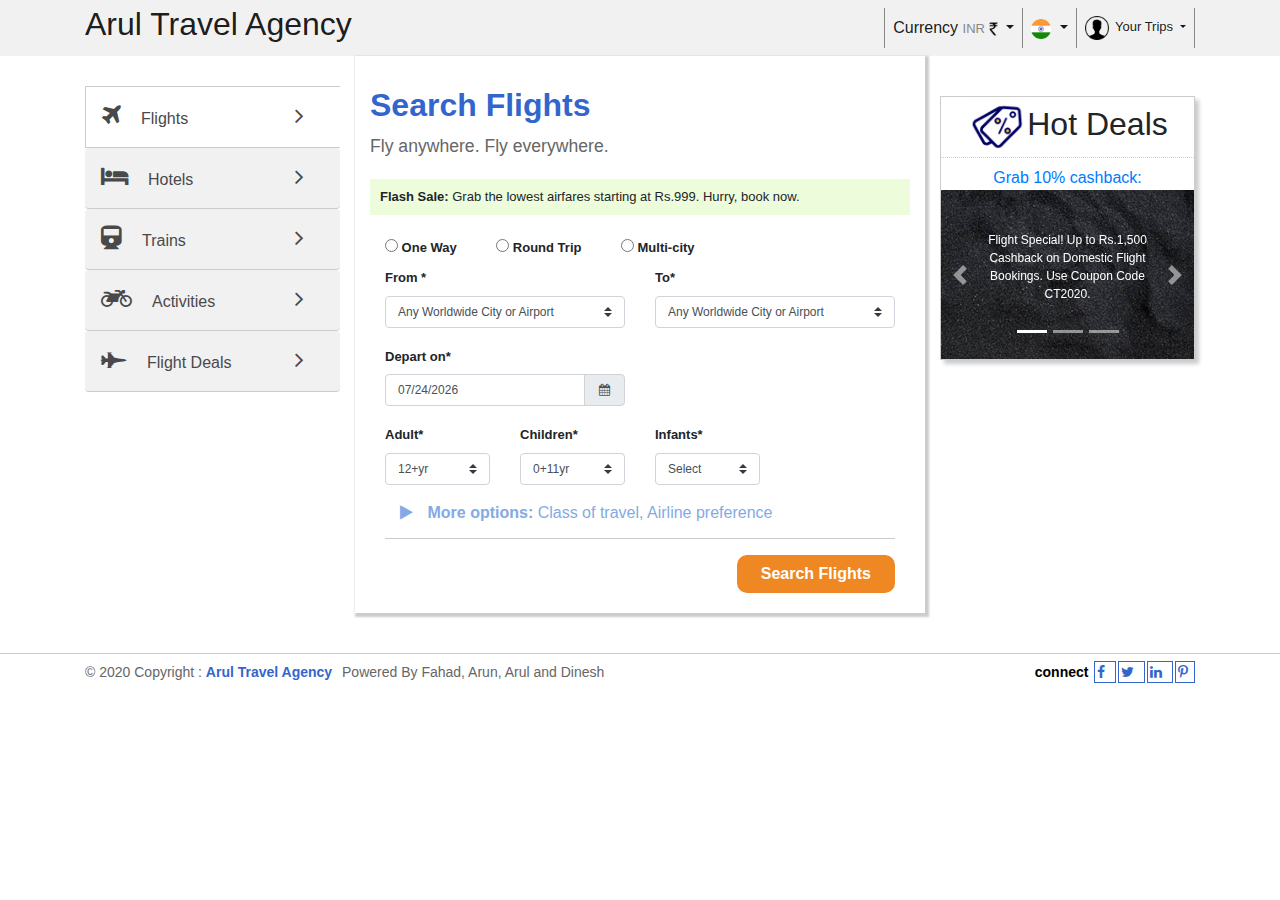
<file: index.html>
<!DOCTYPE html>
<html lang="en">
<head>
    <meta http-equiv="X-UA-Compatible" content="IE=edge">
    <meta charset="utf-8">
    <meta name="viewport" content="width=device-width, initial-scale=1.0">
    <meta name="description" content="">
    <meta name="author" content="">
    <title>Welcome to ArulTravelAgency Clone</title>
    <link rel="shortcut icon" type="image/x-icon" href="assets/images/inner/favicon.png" />
    <link rel="stylesheet" type="text/css" href="calenplugin/css/daterangepicker.css">
    <link rel="stylesheet" type="text/css" href="assets/css/style.css" />
    <link rel="stylesheet" type="text/css" href="assets/css/bootstrap.min.css" />
    <link rel="stylesheet" type="text/css" href="assets/css/animate.css" />
    <link href="assets/font-awesome/css/font-awesome.min.css" rel="stylesheet">
</head>
<body>
    <!--start Header-->
    <header id="header">
        <div class="container">
            <nav class="navbar navbar-expand-lg navbar-light">
                <a href="index.html" class="navbar-brand font-weight-bold wow fadeInDown">
                    <h2>
                    Arul Travel Agency
                     <!--<img src="" class="img-logo img-fluid" alt="logo"/>-->
                  </h2>
                </a>
                <button type="button" class="navbar-toggler" data-toggle="collapse" data-target="#collapsenavbar">
                    <i class="fa fa-align-justify"></i>
                </button>
                <div class="collapse navbar-collapse text-center" id="collapsenavbar">
                    <ul class="navbar-nav ml-auto ">
                        <li class="nav-item dropdown nav-left">
                            <div class="wow fadeInDown" data-wow-delay="70ms">
                                <a href="index.html" class="nav-link dropdown-toggle scroll active" data-toggle="dropdown">
                                    Currency <span class="inr">INR</span><img src="assets/images/inner/rupees.png" class="curr-img" alt="currency">
                                  </a >
                                  <div class="dropdown-menu">
                                  <a class="dropdown-item" href=""><span class="inr">Australian Dollar</span><img src="assets/images/inner/dollar.png" class="curr1-img" alt="currency"></a>
                                <a class="dropdown-item" href=""><span class="inr">Canadian Dollar</span><img src="assets/images/inner/dollar.png" class="curr1-img" alt="currency"></a>
                                <a class="dropdown-item" href=""><span class="inr">Hong Kong Dollar</span><img src="assets/images/inner/dollar.png" class="curr1-img" alt="currency"></a>
                                <a class="dropdown-item" href=""><span class="inr">Euro</span><img src="assets/images/inner/euro.png" class="curr1-img" alt="currency"></a>
                                <a class="dropdown-item" href=""><span class="inr">Malaysian Ringgit M</span><img src="assets/images/inner/dollar.png" class="curr1-img" alt="currency"></a>
                                <a class="dropdown-item" href=""><span class="inr">Pakistan Rs</span></a>
                                <a class="dropdown-item" href=""><span class="inr">US Dollar</span><img src="assets/images/inner/dollar.png" class="curr1-img" alt="currency"></a>
                            </div>
                    </div>
                </li>
                <li class="nav-item dropdown nav-left">
                    <div class="wow fadeInDown nav-img" data-wow-delay="70ms">
                        <a href="index.html" class="nav-link dropdown-toggle scroll active" data-toggle="dropdown">
                            <img src="assets/images/inner/flag.png" alt="currency">
                        </a>
                        <div class="dropdown-menu">
                            <a class="dropdown-item" href="">UAE</a>
                            <a class="dropdown-item" href="">OMAN</a>
                            <a class="dropdown-item" href="">QATAR</a>
                            <a class="dropdown-item" href="">Bahrain</a>
                            <a class="dropdown-item" href="">Kuwait</a>
                            <a class="dropdown-item" href="">Saudi Arabia</a>
                            <a class="dropdown-item" href="">Middle East</a>
                        </div>
                    </div>
                </li>
                <li class="nav-item dropdown nav-left">
                    <div class="wow fadeInDown nav-img trip" data-wow-delay="70ms">
                        <a href="index.html" class="nav-link dropdown-toggle scroll active" data-toggle="dropdown">
                            <img src="assets/images/inner/user.png" alt="currency">Your Trips
                        </a>
                        <div class="dropdown-menu">
                            <a href="" class="btn-register" data-toggle="modal" data-target="#myModal1">Sign In</a>
                            <br>
                            <a href="" class="btn-register" data-toggle="modal" data-target="#myModal">Now Here ? Register</a>
                            <a class="dropdown-item" href="cancellation.html">Cancellations</a>
                            <a class="dropdown-item" href="change-flight.html">Change Flights</a>
                            <a class="dropdown-item" href="">Check PNR Status</a>
                            <a class="dropdown-item" href="">Print ticket</a>
                            <a class="dropdown-item" href="">Print hotel Voucher</a>
                        </div>
                    </div>
                </li>
            </ul>
        </div>
        </nav>
        </div>
        <div class="clearfix"></div>
    </header>
    <!--end header-->
    <section id="section-one">
        <div class="container">
            <div class="row">
                <div class="col-lg-3 col-xl-3 col-md-4 col-12 mb-3 ">
                    <ul class="nav nav-pills flex-column" id="myTab" role="tablist">
                        <li class="nav-item">
                            <a class="nav-link active" id="flight-tab" data-toggle="tab" href="#flight" role="tab" aria-controls="flight" aria-selected="true">
                                <i class="fa fa-plane" aria-hidden="true"></i>Flights
                                <i class="fa fa-angle-right float-right" aria-hidden="true"></i>
                            </a>
                        </li>
                        <li class="nav-item">
                            <a class="nav-link" id="hotel-tab" data-toggle="tab" href="#hotel" role="tab" aria-controls="hotel" aria-selected="false"><i class="fa fa-bed" aria-hidden="true"></i>Hotels<i class="fa fa-angle-right float-right" aria-hidden="true"></i></a>
                        </li>                       
                        <li class="nav-item">
                            <a class="nav-link" id="train-tab" data-toggle="tab" href="#train" role="tab" aria-controls="train" aria-selected="false"><i class="fa fa-train" aria-hidden="true"></i>Trains<i class="fa fa-angle-right float-right" aria-hidden="true"></i></a>
                        </li>
                        <li class="nav-item">
                            <a class="nav-link" href="activities.html" role="tab" aria-selected="false"><i class="fa fa-motorcycle" aria-hidden="true"></i>Activities<i class="fa fa-angle-right float-right" aria-hidden="true"></i></a>
                        </li>
                        <li class="nav-item">
                            <a class="nav-link" href="flight-deals.html" role="tab" aria-selected="false"><i class="fa fa-fighter-jet" aria-hidden="true"></i>Flight Deals<i class="fa fa-angle-right float-right" aria-hidden="true"></i></a>
                        </li>
                    </ul>
                </div>
                <!-- /.col-md-4 -->
                <div class="col-lg-6 col-xl-6 col-md-8 col-12 flight-search">
                    <div class="tab-content" id="myTabContent">
                        <div class="tab-pane fade show active" id="flight" role="tabpanel" aria-labelledby="flight-tab">
                            <h3>Search Flights</h3>
                            <p>Fly anywhere. Fly everywhere.</p>
                            <h6 class="flashDiv"><strong>Flash Sale:</strong> Grab the lowest airfares starting at Rs.999. Hurry, book now.</h6>
                            <div class="row mx-auto">
                                <div class="col-12 ">
                                   <div class="wayDiv">
                                        <label><input type="radio" name="colorRadio" value="red">  One Way</label>
                                        <label><input type="radio" name="colorRadio" value="green">  Round Trip</label>
                                        <label><input type="radio" name="colorRadio" value="blue">  Multi-city</label>
                                           </div>
                                           <div class="red box" id ="redbox1"> 
                                               <form id="myForm">
                                                <div class="row">
                                                    <div class="col-md-12 col-lg-6 col-xl-6 col-12">
                                                        <div class="form-group">
                                                            <label>From *</label>
                                                            <select id="country" name="country" class="custom-select form-control">
                                                            </select>
                                                        </div>
                                                    </div>
                                                    <div class="col-md-12 col-lg-6 col-xl-6 col-12">
                                                        <div class="form-group">
                                                            <label>To*</label>
                                                            <select id="country1" name ="country1" class="custom-select form-control">
                                                            </select>
                                                        </div>
                                                    </div>
                                                    <div class="col-md-12 col-lg-12 col-xl-12 col-12">
                                                        <div class="row">
                                                            <div class="col-md-12 col-lg-6 col-xl-6 col-12">
                                                                <div class="form-group">
                                                                    <label>Depart on*</label>
                                                                    <div class="input-group margin-bottom-sm">
                                                                        <input type="text" value="" id="picker" name="picker" class="form-control" required>
                                                                        <div class="input-group-append">
                                                                            <span class="input-group-text"><i class="fa fa-calendar fa-fw"></i></span>
                                                                        </div>
                                                                    </div>
                                                                </div>
                                                            </div>
                                                        </div>
                                                    </div>
                                                    <div class="col-md-12 col-lg-3 col-xl-3 col-12">
                                                        <div class="form-group">
                                                            <label>Adult*</label>
                                                            <select id="adultDiv" name="adultDiv" class="custom-select form-control">
                                                                <option value="">12+yr</option>
                                                                <option value="1">1</option>
                                                                <option value="2">2</option>
                                                                <option value="3">3</option>
                                                                <option value="4">4</option>
                                                                <option value="5">5</option>
                                                                <option value="6">6</option>
                                                                <option value="7">7</option>
                                                                <option value="8">8</option>
                                                                <option value="9">9</option>
                                                            </select>
                                                        </div>
                                                    </div>
                                                    <div class="col-md-12 col-lg-3 col-xl-3 col-12">
                                                        <div class="form-group">
                                                            <label>Children*</label>
                                                            <select id="childDiv" name="childDiv" class="custom-select form-control">
                                                                <option value="">0+11yr</option>
                                                                <option value="1">1</option>
                                                                <option value="2">2</option>
                                                                <option value="3">3</option>
                                                                <option value="1">4</option>
                                                                <option value="2">5</option>
                                                                <option value="3">6</option>
                                                                <option value="1">7</option>
                                                                <option value="2">8</option>
                                                                <option value="3">9</option>
                                                                <option value="2">10</option>
                                                                <option value="3">11</option>
                                                            </select>
                                                        </div>
                                                    </div>
                                                    <div class="col-md-12 col-lg-3 col-xl-3 col-12">
                                                        <div class="form-group">
                                                            <label>Infants*</label>
                                                            <select id="infantDiv" name="infantDiv" class="custom-select form-control">
                                                                <option value="" >Select</option>
                                                                <option value="1">0</option>
                                                                <option value="2">1</option>
                                                            </select>
                                                        </div>
                                                    </div>
                                                </div>
                                                <div class="col-12 toggleDiv">
                                                    <i class="fa fa-play" aria-hidden="true"></i>
                                                    <b>More options:</b> Class of travel, Airline preference 
                                                </div>
                                                <div class="row hiddenDiv" style="display: none;">
                                                    <div class="col-md-12 col-lg-6 col-xl-6 col-12">
                                                        <div class="form-group">
                                                            <label>Class of Travel</label>
                                                            <select id="economyDiv" name="economyDiv" class="custom-select form-control">
                                                                <option value="">Select</option>
                                                                <option value="1">Economy</option>
                                                                <option value="2">Business</option>
                                                                <option value="3">First</option>
                                                                <option value="4">Premium Economy</option>
                                                            </select>
                                                        </div>
                                                    </div>
                                                    <div class="col-md-12 col-lg-6 col-xl-6 col-12">
                                                        <div class="form-group">
                                                            <label>Preferred Airline</label>
                                                            <input type="text" class="form-control" placeholder="Airline Name" name="fname" id="fname" />
                                                        </div>
                                                    </div>
                                                </div>
                                                <div class="buttonDiv float-right">
                                                     <input type="submit" name="submit" class="submitButton" value="Search Flights">
                                                </div>
                                            </form>
                                        </div>
                                        <div class="green box" style="display: none;">
                                              <form id="secondForm">
                                                <div class="row">
                                                    <div class="col-md-12 col-lg-6 col-xl-6 col-12">
                                                        <div class="form-group">
                                                            <label>From *</label>
                                                            <select id="country2" name ="country2" class="custom-select form-control">
                                                            </select>
                                                        </div>
                                                    </div>
                                                    <div class="col-md-12 col-lg-6 col-xl-6 col-12">
                                                        <div class="form-group">
                                                            <label>To*</label>
                                                            <select id="country3" name ="country3" class="custom-select form-control">
                                                            </select>
                                                        </div>
                                                    </div>
                                                    <div class="col-md-12 col-lg-12 col-xl-12 col-12">
                                                        <div class="row">
                                                            <div class="col-md-12 col-lg-6 col-xl-6 col-12">
                                                                <div class="form-group">
                                                                    <label>Depart on*</label>
                                                                    <div class="input-group margin-bottom-sm">
                                                                        <input type="text" value="10/24/1984" id="picker1" name="picker" class="form-control" required>
                                                                        <div class="input-group-append">
                                                                            <span class="input-group-text"><i class="fa fa-calendar fa-fw"></i></span>
                                                                        </div>
                                                                    </div>
                                                                </div>
                                                            </div>
                                                            <div class="col-md-12 col-lg-6 col-xl-6 col-12">
                                                                <div class="form-group">
                                                                    <label>Return on*</label>
                                                                    <div class="input-group margin-bottom-sm">
                                                                        <input type="text" value="10/24/1984" id="picker2" name="picker" class="form-control" required>
                                                                        <div class="input-group-append">
                                                                            <span class="input-group-text"><i class="fa fa-calendar fa-fw"></i></span>
                                                                        </div>
                                                                    </div>
                                                                </div>
                                                            </div>
                                                        </div>
                                                    </div>
                                                    <div class="col-md-12 col-lg-3 col-xl-3 col-12">
                                                        <div class="form-group">
                                                            <label>Adult*</label>
                                                            <select id="adultOneDiv" name="adultOneDiv" class="custom-select form-control">
                                                                <option value="">12+yr</option>
                                                                <option value="1">1</option>
                                                                <option value="2">2</option>
                                                                <option value="3">3</option>
                                                                <option value="4">4</option>
                                                                <option value="5">5</option>
                                                                <option value="6">6</option>
                                                                <option value="7">7</option>
                                                                <option value="8">8</option>
                                                                <option value="9">9</option>
                                                            </select>
                                                        </div>
                                                    </div>
                                                    <div class="col-md-12 col-lg-3 col-xl-3 col-12">
                                                        <div class="form-group">
                                                            <label>Children*</label>
                                                        <select id="childOneDiv" name="childOneDiv" class="custom-select form-control">
                                                                <option value="">2-11yr</option>
                                                                <option value="1">1</option>
                                                                <option value="2">2</option>
                                                                <option value="3">3</option>
                                                                <option value="4">4</option>
                                                                <option value="5">5</option>
                                                                <option value="6">6</option>
                                                                <option value="7">7</option>
                                                                <option value="8">8</option>
                                                                <option value="9">9</option>
                                                                <option value="10">10</option>
                                                                <option value="11">11</option>
                                                            </select>
                                                        </div>
                                                    </div>
                                                    <div class="col-md-12 col-lg-3 col-xl-3 col-12">
                                                        <div class="form-group">
                                                            <label>Infants*</label>
                                                            <select id="infantOneDiv" name="infantOneDiv" class="custom-select form-control">
                                                                <option value="">Below 2yr
                                                                </option>
                                                                <option value="1">0</option>
                                                                <option value="2">1</option>
                                                            </select>
                                                        </div>
                                                    </div>
                                                </div>
                                                <div class="col-12 toggleDiv">
                                                    <i class="fa fa-play" aria-hidden="true"></i><b>More options:</b> Class of travel, Airline preference
                                                </div>
                                                <div class="row hiddenDiv" style="display: none;">
                                                    <div class="col-md-12 col-lg-6 col-xl-6 col-12">
                                                        <div class="form-group">
                                                            <label>Class of Travel</label>
                                                            <select id="travelClass" name="travelClass" class="custom-select form-control">  
                                                                <option value="">Select</option>
                                                                <option value="1">Economy</option>
                                                                <option value="2">Business</option>
                                                                <option value="3">First</option>
                                                                <option value="4">Premium Economy</option>
                                                            </select>
                                                        </div>
                                                    </div>
                                                    <div class="col-md-12 col-lg-6 col-xl-6 col-12">
                                                        <div class="form-group">
                                                            <label>Preferred Airline</label>
                                                            <input type="text" class="form-control" placeholder="Airline Name" name=airName id=airName />
                                                        </div>
                                                    </div>
                                                </div>
                                                <div class="buttonDiv float-right">
                                                   <input type="submit" name="submit" value="Search Flights" class="submitButton">
                                                </div>
                                            </form>
                                            </div>
                                            <div class="blue box" style="display: none;">
                                            <form id="thirdForm">
                                                <div class="row">
                                                    <div class="col-md-12 col-lg-4 col-xl-4 col-12">
                                                        <div class="form-group">
                                                            <label>From*</label>
                                                            <select id="country4" name ="country4" class="custom-select form-control">
                                                            </select>
                                                        </div>
                                                    </div>
                                                    <div class="col-md-12 col-lg-4 col-xl-4 col-12">
                                                        <div class="form-group">
                                                            <label>To*</label>
                                                            <select id="country5" name ="country5" class="custom-select form-control">
                                                            </select>
                                                        </div>
                                                    </div>
                                                    <div class="col-md-12 col-lg-4 col-xl-4 col-12">
                                                        <div class="form-group">
                                                            <label>Depart on*</label>
                                                            <div class="input-group margin-bottom-sm">
                                                                <input type="text" value="10/24/1984" id="picker3" name="picker" class="form-control" required>
                                                                <div class="input-group-append">
                                                                    <span class="input-group-text"><i class="fa fa-calendar fa-fw"></i></span>
                                                                </div>
                                                            </div>
                                                        </div>
                                                    </div>
                                                    <div class="col-md-12 col-lg-4 col-xl-4 col-12">
                                                        <div class="form-group">
                                                            <label>From *</label>
                                                           <select id="country6" name ="country6" class="custom-select form-control">
                                                            </select>
                                                        </div>
                                                    </div>
                                                    <div class="col-md-12 col-lg-4 col-xl-4 col-12">
                                                        <div class="form-group">
                                                            <label>To*</label>
                                                            <select id="country7" name ="country7" class="custom-select form-control">
                                                            </select>
                                                        </div>
                                                    </div>
                                                    <div class="col-md-12 col-lg-4 col-xl-4 col-12">
                                                        <div class="form-group">
                                                            <label>Depart on*</label>
                                                            <div class="input-group margin-bottom-sm">
                                                                <input type="text" value="10/24/1984" id="picker4" name="picker" class="form-control" required>
                                                                <div class="input-group-append">
                                                                    <span class="input-group-text"><i class="fa fa-calendar fa-fw"></i></span>
                                                                </div>
                                                            </div>
                                                        </div>
                                                    </div>
                                                    <div class="col-md-12 col-lg-4 col-xl-4 col-12">
                                                        <div class="form-group">
                                                            <label>From *</label>
                                                            <select id="country8" name ="country8" class="custom-select form-control">
                                                            </select>
                                                        </div>
                                                    </div>
                                                    <div class="col-md-12 col-lg-4 col-xl-4 col-12">
                                                        <div class="form-group">
                                                            <label>To*</label>
                                                            <select id="country9" name ="country9" class="custom-select form-control">
                                                            </select>
                                                        </div>
                                                    </div>
                                                    <div class="col-md-12 col-lg-4 col-xl-4 col-12">
                                                        <div class="form-group">
                                                            <label>Depart on*</label>
                                                            <div class="input-group margin-bottom-sm">
                                                                <input type="text" value="10/24/1984" id="picker5" name="picker" class="form-control" required>
                                                                <div class="input-group-append">
                                                                    <span class="input-group-text"><i class="fa fa-calendar fa-fw"></i></span>
                                                                </div>
                                                            </div>
                                                        </div>
                                                    </div>
                                                    <div class="col-md-12 col-lg-3 col-xl-3 col-12">
                                                        <div class="form-group">
                                                            <label>Adult*</label>
                                                            <select id="selectAdult" name="selectAdult" class="custom-select form-control">
                                                                <option value="">12+yr</option>
                                                                <option value="1">1</option>
                                                                <option value="2">2</option>
                                                                <option value="3">3</option>
                                                                <option value="4">4</option>
                                                                <option value="5">5</option>
                                                                <option value="6">6</option>
                                                                <option value="7">7</option>
                                                                <option value="8">8</option>
                                                                <option value="9">9</option>
                                                            </select>
                                                        </div>
                                                    </div>
                                                    <div class="col-md-12 col-lg-3 col-xl-3 col-12">
                                                        <div class="form-group">
                                                            <label>Children*</label>
                                                            <select id="selectChild" name="selectChild" class="custom-select form-control">
                                                                <option value="">2-11yr</option>
                                                                <option value="1">1</option>
                                                                <option value="2">2</option>
                                                                <option value="3">3</option>
                                                                <option value="4">4</option>
                                                                <option value="5">5</option>
                                                                <option value="6">6</option>
                                                                <option value="7">7</option>
                                                                <option value="8">8</option>
                                                                <option value="9">9</option>
                                                                <option value="10">10</option>
                                                                <option value="11">11</option>
                                                            </select>
                                                        </div>
                                                    </div>
                                                    <div class="col-md-12 col-lg-3 col-xl-3 col-12">
                                                        <div class="form-group">
                                                            <label>Infants*</label>
                                                            <select id="selectInfant" name="selectInfant" class="custom-select form-control">
                                                                <option value="">Below 2yr</option>
                                                                <option value="1">0</option>
                                                                <option value="2">1</option>
                                                            </select>
                                                        </div>
                                                    </div>
                                                    <div class="col-md-12 col-lg-3 col-xl-3 col-12">
                                                        <div class="form-group">
                                                            <label>Class of Travel</label>
                                                            <select id="selectClass" name="selectClass" class="custom-select form-control">
                                                                <option value="">Economy</option>
                                                                <option value="1">Business</option>
                                                                <option value="2">First</option>
                                                                <option value="3">Premium Economy</option>
                                                            </select>
                                                        </div>
                                                    </div>
                                                </div>
                                                <div class="buttonDiv float-right">
                                                    <input type="submit" name="submit" Value="Search Flights" class="submitButton">
                                                </div>
                                            </form>
                                        </div>
                                    </div>
                                </div>
                            </div>                       
                           <div class="tab-pane fade" id="hotel" role="tabpanel" aria-labelledby="hotel-tab">
                            <h3>Search for Hotels</h3>
                            <p>Over 600,000 hotels around the world</p>
                             <h6 class="flashDiv"><strong>Flash Sale:</strong> Grab the lowest airfares starting at Rs.999. Hurry, book now.</h6>
                            <div class="hotelSearch">
                                <form id="hotelForm">
                                    <div class="row">
                                        <div class="col-md-12 col-lg-12 col-xl-12 col-12">
                                             <label>Where*</label>
                                            <div class="form-group">
                                               <input type="text" placeholder="Enter Locality, Landmark, City or Hotel" id="selectCity" name="selectCity" class="form-control">
                                            </div>
                                        </div>
                                        <div class="col-md-12 col-lg-6 col-xl-6 col-12">
                                            <div class="form-group">
                                                <label>Check In*</label>
                                                <div class="input-group margin-bottom-sm">
                                                    <input type="text" value="10/24/1984" id="picker6" name="picker" class="form-control" required>
                                                    <div class="input-group-append">
                                                        <span class="input-group-text"><i class="fa fa-calendar fa-fw"></i></span>
                                                    </div>
                                                </div>
                                            </div>
                                        </div>
                                        <div class="col-md-12 col-lg-6 col-xl-6 col-12">
                                            <div class="form-group">
                                                <label>Check Out*</label>
                                                <div class="input-group margin-bottom-sm">
                                                    <input type="text" value="10/24/1984" id="picker7" name="picker" class="form-control" required>
                                                    <div class="input-group-append">
                                                        <span class="input-group-text"><i class="fa fa-calendar fa-fw"></i></span>
                                                    </div>
                                                </div>
                                            </div>
                                        </div>
                                        <div class="col-12">
                                            <div class="form-group">
                                                <label>Travellers</label>
                                                <select id="travelRoom" name="travelRoom" class="custom-select form-control">
                                                    <option value="">Select</option>
                                                    <option value="1">1 Room, 1 Adults</option>
                                                    <option value="2">1 Room, 2 Adults</option>
                                                    <option value="3">2 Room, 4 Adults</option>
                                                    <option value="4">2 Room, 8 Adults</option>
                                                    <option value="5">More Travellers</option>
                                                </select>
                                            </div>
                                        </div>
                                    </div>
                                    <div class="buttonDiv float-right">
                                        <input type="submit" name="submit" value="Search Hotels" class="submitButton">
                                    </div>
                                </form>
                            </div>
                        </div>
                        <div class="tab-pane fade" id="train" role="tabpanel" aria-labelledby="train-tab">
                            <h3>Search trains</h3>
                            <p>Indian Railways IRCTC Train Tickets Reservation</p>
                             <h6 class="flashDiv"><strong>Flash Sale:</strong> Grab the lowest airfares starting at Rs.999. Hurry, book now.</h6>
                            <div class="hotelSearch">
                                <form id="trainForm">
                                    <div class="row">
                                        <div class="col-md-12 col-lg-6 col-xl-6 col-12">
                                            <div class="form-group">
                                                <label>From *</label>
                                                <input type="text" placeholder="Enter a City or Station" id="selectStation" name="selectStation" class="form-control">
                                            </div>
                                        </div>
                                        <div class="col-md-12 col-lg-6 col-xl-6 col-12">
                                            <div class="form-group">
                                                <label>To *</label>
                                                <input type="text" placeholder="Enter a City or Station" id="selectStation1" name="selectStation1" class="form-control">
                                            </div>
                                        </div>
                                        <div class="col-md-12 col-lg-6 col-xl-6 col-12">
                                            <div class="form-group">
                                                <label>Class</label>
                                                <select id="trainClass" name="trainClass" class="custom-select form-control">
                                                    <option value="">Select Class</option>
                                                    <option value="1">AC First Class (1A)</option>
                                                    <option value="2">AC 2 Tier (2A)</option>
                                                    <option value="3">AC 3 Tier (3A)</option>
                                                    <option value="4">AC 3 Economy (3E)</option>
                                                    <option value="5">Exec, Chair Car (EC)</option>
                                                    <option value="6">AC Chair Car (CC)</option>
                                                    <option value="7">First Class (FC)</option>
                                                    <option value="8">Sleeper (SL)</option>
                                                    <option value="9">Second Sitting (2S)</option>
                                                </select>
                                            </div>
                                        </div>
                                        <div class="col-md-12 col-lg-6 col-xl-6 col-12">
                                            <div class="form-group">
                                                <label>Check Out*</label>
                                                <div class="input-group margin-bottom-sm">
                                                    <input type="text" value="10/24/1984" id="picker10" name="picker" class="form-control" required>
                                                    <div class="input-group-append">
                                                        <span class="input-group-text"><i class="fa fa-calendar fa-fw"></i></span>
                                                    </div>
                                                </div>
                                            </div>
                                        </div>
                                        <div class="row hiddenDiv1">
                                            <div class="col-md-12 col-lg-3 col-xl-3 col-12">
                                                <div class="form-group">
                                                    <label>Adults*</label>
                                                    <select id="trainAdults" name="trainAdults" class="custom-select form-control">
                                                        <option value="">12-60yr</option>
                                                        <option value="1">1</option>
                                                        <option value="2">2</option>
                                                        <option value="3">3</option>
                                                        <option value="4">4</option>
                                                        <option value="5">5</option>
                                                        <option value="6">6</option>
                                                        <option value="7">7</option>
                                                        <option value="8">8</option>
                                                        <option value="9">9</option>
                                                    </select>
                                                </div>
                                            </div>
                                            <div class="col-md-12 col-lg-3 col-xl-3 col-12">
                                                <div class="form-group">
                                                    <label>Children*</label>
                                                    <select id="trainChild" name="trainChild" class="custom-select form-control">
                                                        <option value="">5-11yr</option>
                                                        <option value="1">1</option>
                                                        <option value="2">2</option>
                                                        <option value="3">3</option>
                                                        <option value="4">4</option>
                                                        <option value="5">5</option>
                                                        <option value="6">6</option>
                                                        <option value="7">7</option>
                                                        <option value="8">8</option>
                                                        <option value="9">9</option>
                                                        <option value="10">10</option>
                                                        <option value="11">11</option>
                                                    </select>
                                                </div>
                                            </div>
                                            <div class="col-md-12 col-lg-3 col-xl-3 col-12">
                                                <div class="form-group">
                                                    <label>Senior Men*</label>
                                                    <select id="trainSenior" name="trainSenior" class="custom-select form-control">
                                                        <option value="">60+yr</option>
                                                        <option value="1">1</option>
                                                        <option value="2">2</option>
                                                        <option value="3">3</option>
                                                        <option value="4">4</option>
                                                        <option value="5">5</option>
                                                        <option value="6">6</option>
                                                        <option value="7">7</option>
                                                        <option value="8">8</option>
                                                        <option value="9">9</option>
                                                        <option value="10">10</option>
                                                        <option value="11">11</option>
                                                    </select>
                                                </div>
                                            </div>
                                            <div class="col-md-12 col-lg-3 col-xl-3 col-12">
                                                <div class="form-group">
                                                    <label>Senior Women*</label>
                                                    <select id="trainWomen" name="trainWomen" class="custom-select form-control">
                                                        <option value="">58+yr</option>
                                                        <option value="1">1</option>
                                                        <option value="2">2</option>
                                                        <option value="3">3</option>
                                                        <option value="4">4</option>
                                                        <option value="5">5</option>
                                                        <option value="6">6</option>
                                                        <option value="7">7</option>
                                                        <option value="8">8</option>
                                                        <option value="9">9</option>
                                                        <option value="10">10</option>
                                                        <option value="11">11</option>
                                                    </select>
                                                </div>
                                            </div>
                                        </div>
                                    </div>
                                    <div class="buttonDiv float-right">
                                      <input type="submit" name="submit" value="Search Trains" class="submitButton">
                                    </div>
                                </form>
                            </div>
                        </div>
                    </div>
                </div>
                <div class="col-lg-3">
                    <div class="dealsDiv text-center">
                        <h2><img src="assets/images/inner/Deals.png" alt="Deals">Hot Deals</h2>
                        <a href="">Grab 10% cashback:</a>
                        <div id="myCarousel" class="carousel slide bg-inverse ml-auto mr-auto" data-ride="carousel">
                            <ol class="carousel-indicators">
                                <li data-target="#myCarousel" data-slide-to="0" class="active"></li>
                                <li data-target="#myCarousel" data-slide-to="1"></li>
                                <li data-target="#myCarousel" data-slide-to="2"></li>
                            </ol>
                            <div class="carousel-inner" role="listbox">
                                <div class="carousel-item active">
                                    <img class="d-block w-100" src="assets/images/inner/back.jpg" alt="First slide">
                                    <div class="carousel-caption">
                                        <p>Flight Special! Up to Rs.1,500 Cashback on Domestic Flight Bookings. Use Coupon Code CT2020.</p>
                                    </div>
                                </div>
                                <div class="carousel-item">
                                    <img class="d-block w-100" src="assets/images/inner/back.jpg" alt="First slide">
                                    <div class="carousel-caption">
                                        <p>Book Cleartrip Activities, Flights & Hotels with Airtel Payments Bank! Avail maximum cashback upto Rs.250/-</p>
                                    </div>
                                </div>
                                <div class="carousel-item">
                                    <img class="d-block w-100" src="assets/images/inner/back.jpg" alt="First slide">
                                    <div class="carousel-caption">
                                        <p>Grab 10% Instant Cashback on Domestic Hotels. Use Coupon Code CT2020.</p>
                                    </div>
                                </div>
                            </div>
                            <a class="carousel-control-prev" href="#myCarousel" role="button" data-slide="prev">
                                <span class="carousel-control-prev-icon" aria-hidden="true"></span>
                                <span class="sr-only">Previous</span>
                            </a>
                            <a class="carousel-control-next" href="#myCarousel" role="button" data-slide="next">
                                <span class="carousel-control-next-icon" aria-hidden="true"></span>
                                <span class="sr-only">Next</span>
                            </a>
                        </div>
                    </div>
                </div>
            </div>
        </div>
    </section>
    <!-- The Modal -->
    <div class="modal" id="myModal">
        <div class="modal-dialog">
            <div class="modal-content">

                <!-- Modal Header -->
                <div class="modal-header">
                    <h4 class="modal-title">Get a Cleartrip Account</h4>
                    <button type="button" class="close" data-dismiss="modal"><i class="fa fa-times" aria-hidden="true"></i></button>
                </div>
                <!-- Modal body -->
                <div class="modal-body">
                    <button type="button" class="registerfb" onclick="window.location.href = 'https://www.facebook.com/';"><i class="fa fa-facebook" aria-hidden="true"></i>Sign up with Facebook</button>

                    <form id="loginForm">
                        <div class="container">
                            <p>or, Sign up with your current email address</p>
                            <hr>
                            <label><b>Email</b></label>
                            <input type="email" class="textBox" placeholder="Enter Email" name="email" required>

                            <label><b>Password</b></label>
                            <input type="password" class="textBox" placeholder="Enter Password" name="psw" required>

                            <label><b>Repeat Password</b></label>
                            <input type="password" class="textBox" placeholder="Repeat Password" name="psw-repeat" required>
                            <hr>
                            <p>By creating an account you agree to our <a href="#">Terms & Privacy</a>.</p>
                            <button type="submit" class="registerbtn">Create Account</button>
                        </div>

                        <div class="container signin">
                            <p>Already have an account? <a href="#">Sign in</a>.</p>
                        </div>
                    </form>
                </div>
                <!-- Modal footer -->
                <div class="modal-footer">
                    <button type="button" class="btn btn-primary" data-dismiss="modal">Close</button>
                </div>
            </div>
        </div>
    </div>
    <!-- The Modal -->
    <div class="modal" id="myModal1">
        <div class="modal-dialog">
            <div class="modal-content">
                <!-- Modal Header -->
                <div class="modal-header">
                    <h4 class="modal-title">Sign in to Cleartrip</h4>
                    <button type="button" class="close" data-dismiss="modal"><i class="fa fa-times" aria-hidden="true"></i></button>
                </div>
                <!-- Modal body -->
                <div class="modal-body">
                    <button type="button" class="registerfb"><i class="fa fa-facebook" aria-hidden="true">
                   </i>Sign in with Facebook</button>
                    <form>
                        <div class="container">
                            <p>or Log in with your Cleartrip account</p>
                            <hr>
                            <label><b>Email</b></label>
                            <input type="email" class="textBox" placeholder="Enter Email" name="email" required>
                            <label><b>Password</b></label>
                            <input type="password" class="textBox" placeholder="Enter Password" name="psw" required>
                            <hr>
                            <p>By creating an account you agree to our <a href="#">Terms & Privacy</a>.</p>
                            <button type="submit" class="registerbtn">Sign in</button>
                        </div>
                        <div class="container signin">
                            <p>Don’t have a Cleartrip Account? <a href="" data-toggle="modal" data-target="#myModal">Sign Up</a>.</p>
                        </div>
                    </form>
                </div>
                <!-- Modal footer -->
                <div class="modal-footer">
                    <button type="button" class="btn btn-primary" data-dismiss="modal">Close</button>
                </div>
            </div>
        </div>
    </div>
    <!--start footer-->
    <footer class="page-footer font-small mdb-color pt-2">
        <div class="container">
            <div class="row">
                <div class="col-lg-9 col-md-8 col-12">
                    <!--Copyright-->
                    <p class="text-md-left">© 2020 Copyright :
                        <a href="#">
                            <strong>Arul Travel Agency</strong>
                        </a>Powered By Fahad, Arun, Arul and Dinesh
                    </p>
                </div>
                <div class="col-lg-3 col-md-4 col-12 foot-social">
                    connect
                    <a class="social-footer" href="https://www.facebook.com/travjurys" target="_blank">
                        <i class="fa fa-facebook"></i>
                    </a>
                    <a class="social-footer" href="https://twitter.com/travjuryS" target="_blank">
                        <i class="fa fa-twitter"></i>
                    </a>
                    <a class="social-footer" href="https://www.linkedin.com/company/travjury-software-pvt-ltd" target="_blank">
                        <i class="fa fa-linkedin"></i>
                    </a>
                    <a class="social-footer" href="https://in.pinterest.com/travjurysoftware/?autologin=true" target="_blank">
                        <i class="fa fa-pinterest-p" aria-hidden="true"></i>
                    </a>
                </div>
            </div>
        </div>
    </footer>
    <!--End footer-->
    <script src="assets/js/jquery-3.4.1.js"></script>
    <script src="assets/js/jquery.validate.min.js"></script>
    <script  src="assets/js/countries.js"></script>
    <script src="assets/js/wow.min.js"></script>
    <script src="assets/js/bootstrap.min.js"></script>
    <script src="assets/js/custom-dynamic.js"></script>
    <script src="assets/js/validate.js"></script>
    <script src="calenplugin/js/moment.min.js"></script>
    <script src="calenplugin/js/daterangepicker.min.js"></script>
    <script src="calenplugin/js/select.js"></script>
</body>
</html>
</file>
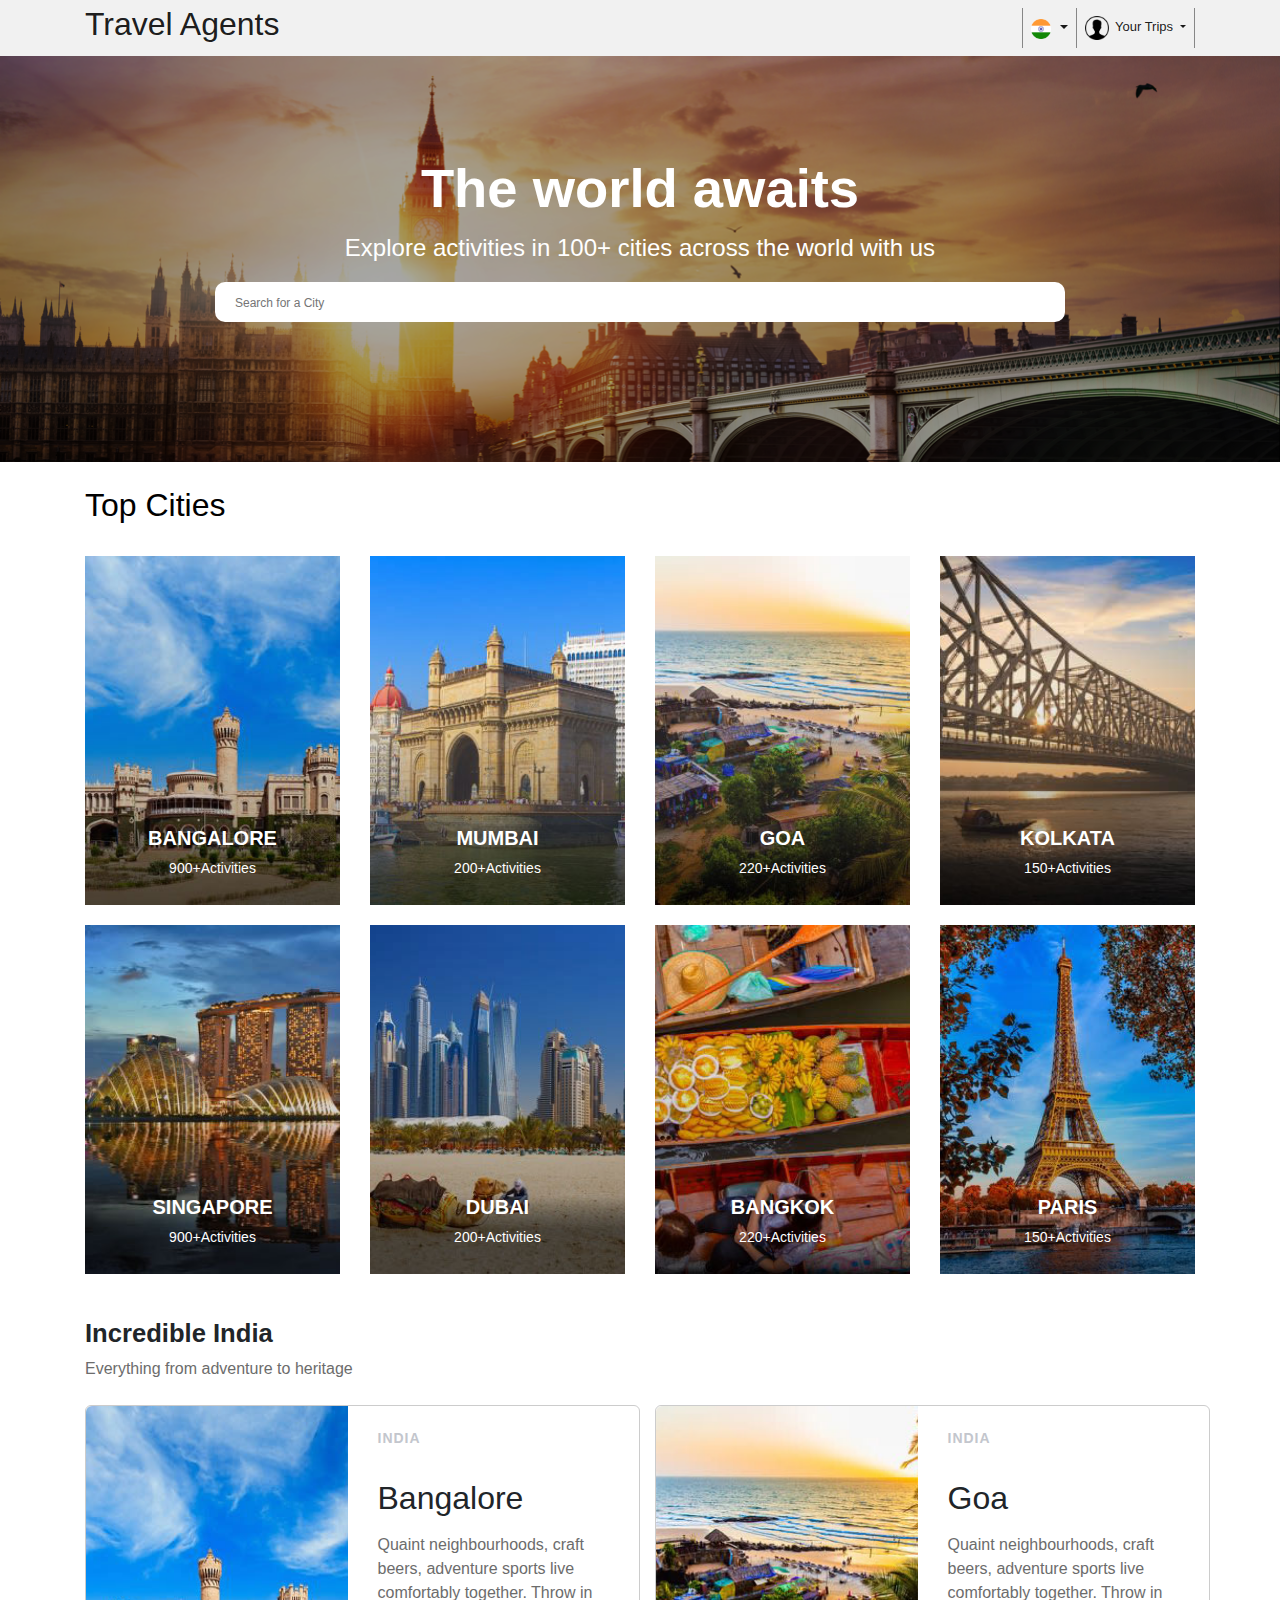
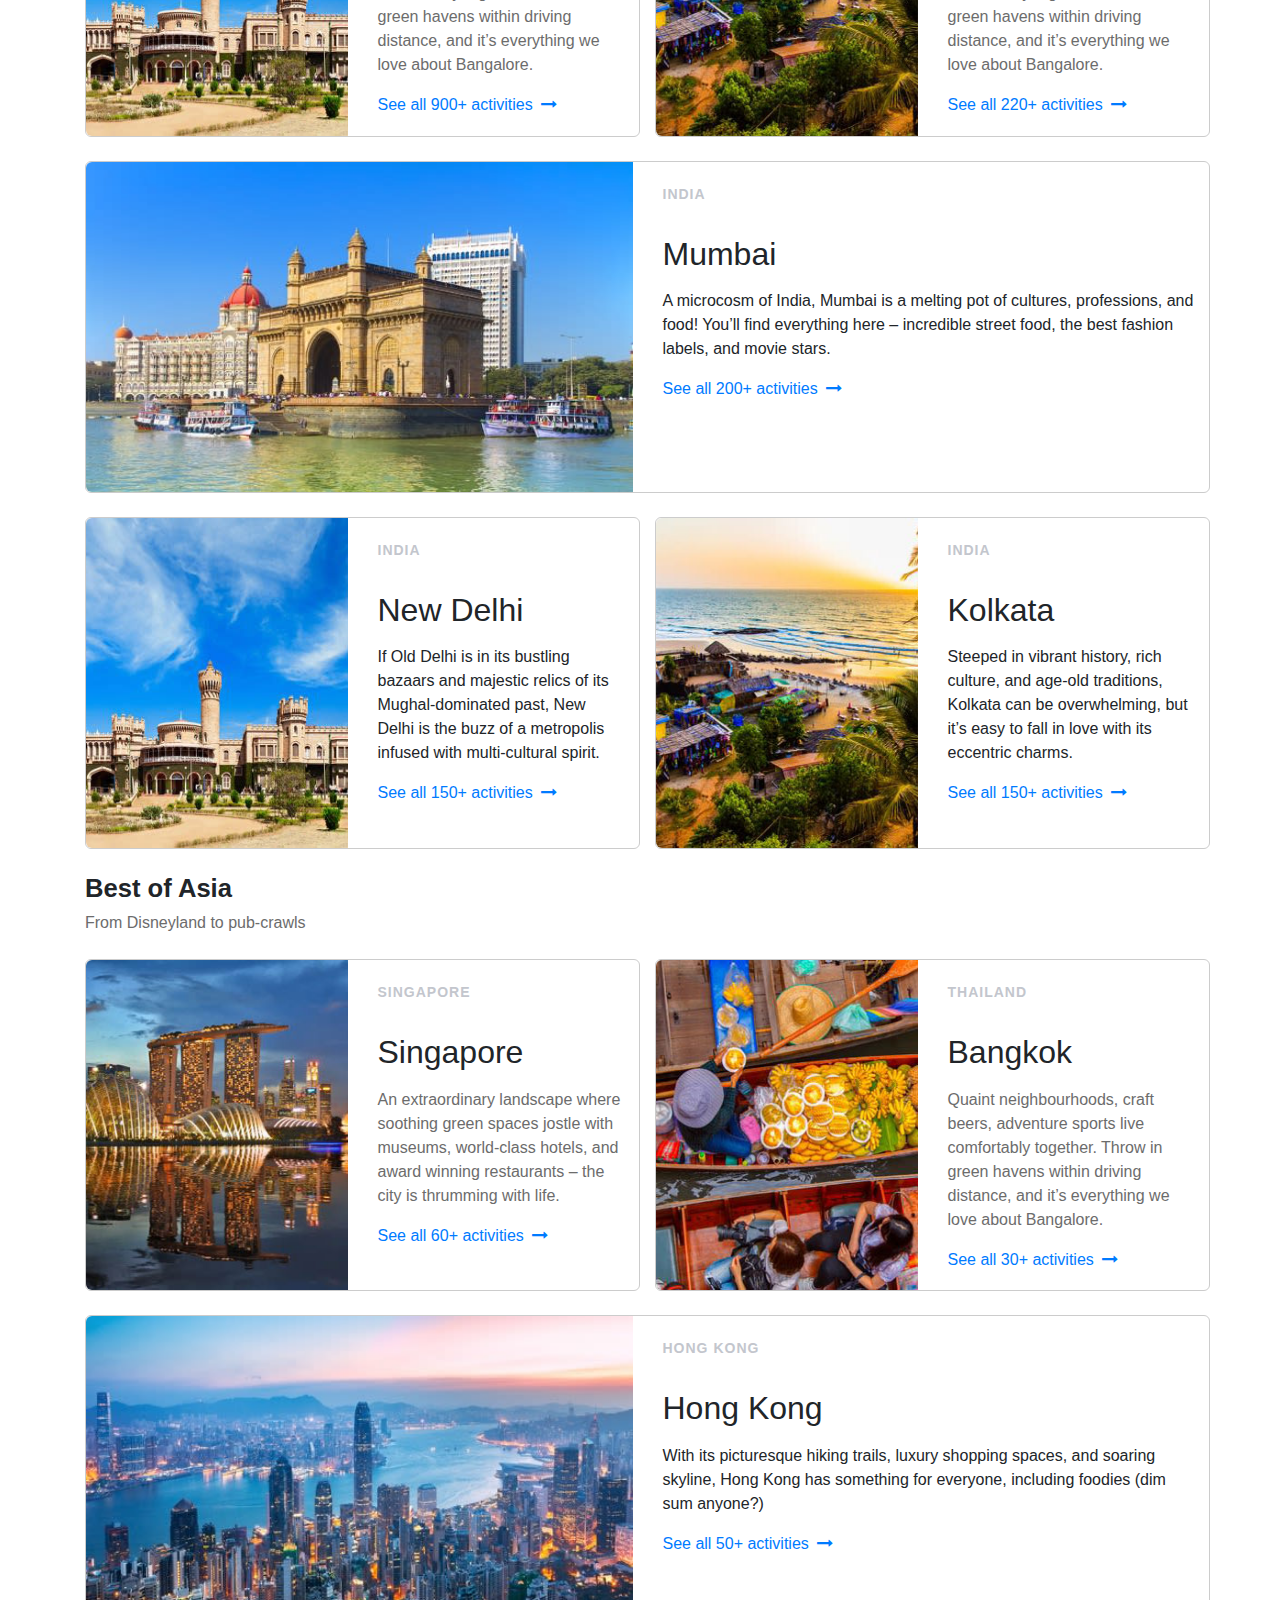
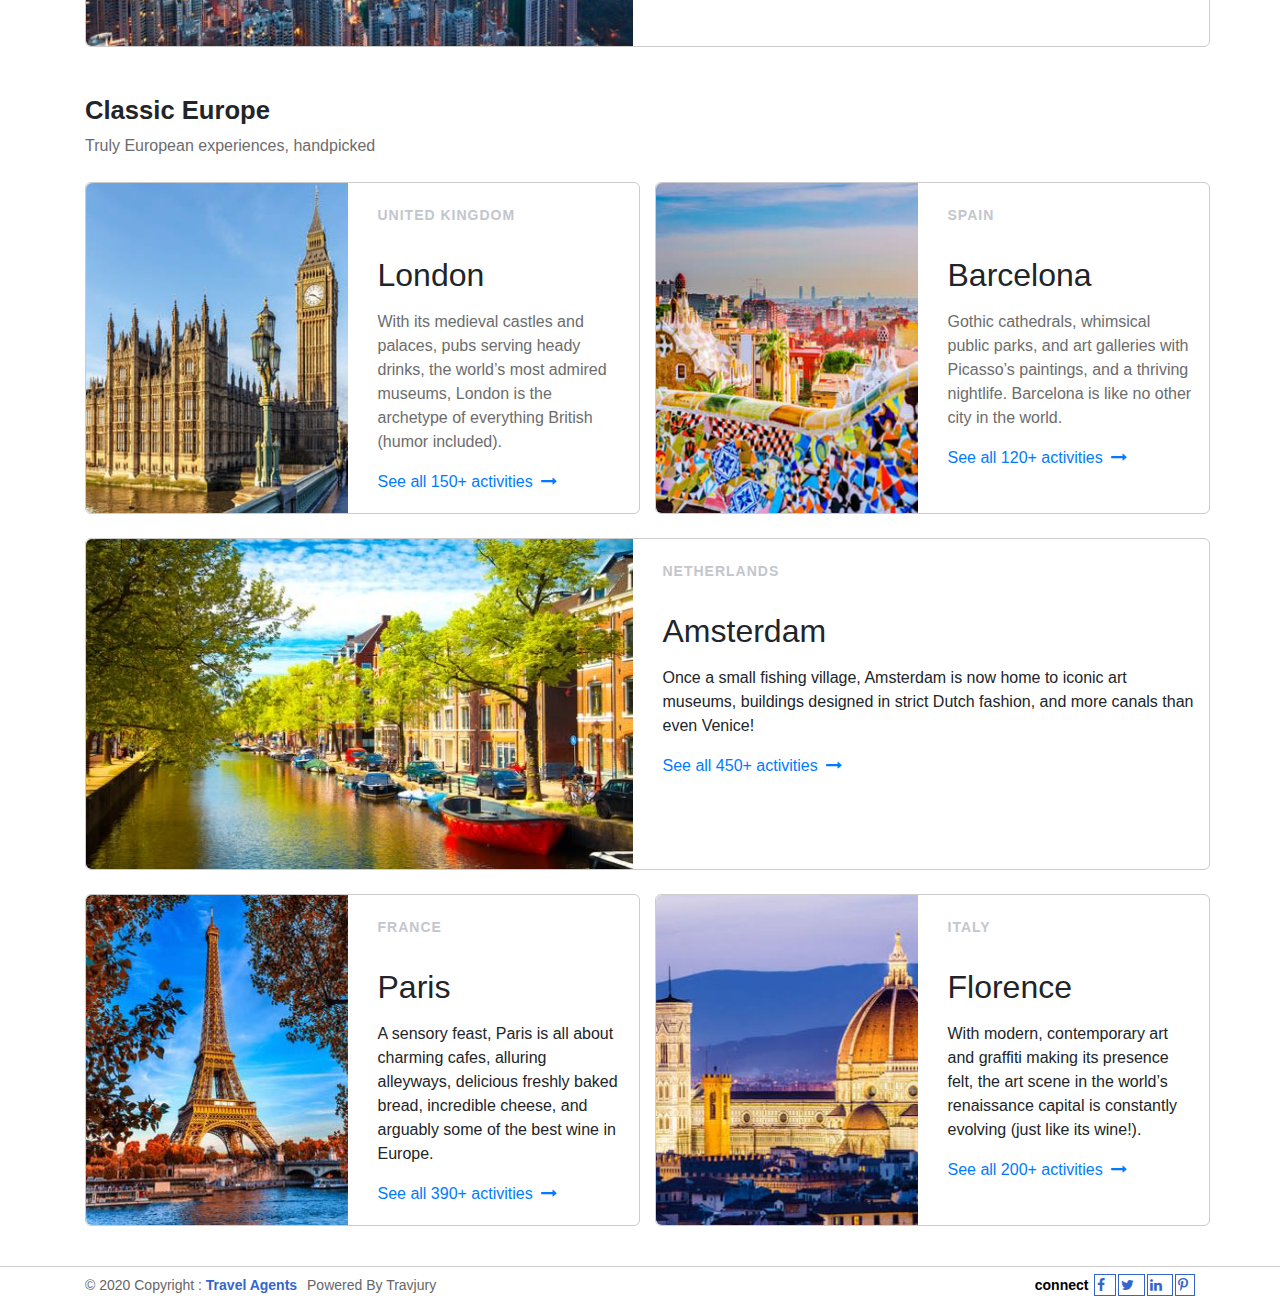
<file: activities.html>
<!DOCTYPE html>
<html lang="en">
   <head>
      <meta http-equiv="X-UA-Compatible" content="IE=edge">
      <meta charset="utf-8">
      <meta name="viewport" content="width=device-width, initial-scale=1.0">
      <meta name="description" content="">
      <meta name="author" content="">
      <title>Welcome to ClearTripClone</title>
      <link rel="shortcut icon" type="image/x-icon" href="assets/images/inner/favicon.png" />
      <link rel="stylesheet" type="text/css" href="calenplugin/css/daterangepicker.css">
      <link rel="stylesheet" type="text/css" href="assets/css/style.css" />
      <link rel="stylesheet" type="text/css" href="assets/css/bootstrap.min.css" />
      <link rel="stylesheet" type="text/css" href="assets/css/animate.css" />
      <link href="assets/font-awesome/css/font-awesome.min.css" rel="stylesheet">
   </head>
   <body>
      <!--start Header-->
      <header id="header">
         <div class="container">
            <nav class="navbar navbar-expand-lg navbar-light">
               <a href="index.html" class="navbar-brand font-weight-bold wow fadeInDown">
                  <h2>
                     Travel Agents
                     <!--<img src="" class="img-logo img-fluid" alt="logo"/>-->
                  </h2>
               </a>
               <button type="button" class="navbar-toggler" data-toggle="collapse" data-target="#collapsenavbar">
               <i class="fa fa-align-justify"></i>
               </button>
               <div class="collapse navbar-collapse text-center" id="collapsenavbar">
                  <ul class="navbar-nav ml-auto ">
                     <li class="nav-item dropdown nav-left">
                        <div class="wow fadeInDown nav-img" data-wow-delay="70ms">
                           <a href="index.html" class="nav-link dropdown-toggle scroll active" data-toggle="dropdown">
                           <img src="assets/images/inner/flag.png" alt="currency">
                           </a>
                           <div class="dropdown-menu">
                              <a class="dropdown-item" href="">UAE</a>
                              <a class="dropdown-item" href="">OMAN</a>
                              <a class="dropdown-item" href="">QATAR</a>
                              <a class="dropdown-item" href="">Bahrain</a>
                              <a class="dropdown-item" href="">Kuwait</a>
                              <a class="dropdown-item" href="">Saudi Arabia</a>
                              <a class="dropdown-item" href="">Middle East</a>
                           </div>
                        </div>
                     </li>
                     <li class="nav-item dropdown nav-left">
                        <div class="wow fadeInDown nav-img trip" data-wow-delay="70ms">
                           <a href="index.html" class="nav-link dropdown-toggle scroll active" data-toggle="dropdown">
                           <img src="assets/images/inner/user.png" alt="currency">Your Trips
                           </a>
                           <div class="dropdown-menu">
                              <a href="" class="btn-register" data-toggle="modal" data-target="#myModal1">Sign In</a>
                              <br>
                              <a href="" class="btn-register" data-toggle="modal" data-target="#myModal">Now Here ? Register</a>
                              <a class="dropdown-item" href="cancellation.html">Cancellations</a>
                              <a class="dropdown-item" href="change-flight.html">Change Flights</a>
                              <a class="dropdown-item" href="">Check PNR Status</a>
                              <a class="dropdown-item" href="">Print ticket</a>
                              <a class="dropdown-item" href="">Print hotel Voucher</a>
                           </div>
                        </div>
                     </li>
                  </ul>
               </div>
            </nav>
         </div>
         <div class="clearfix"></div>
      </header>
      <section id="activityDiv">
         <div class="container">
            <div class="row">
               <div class="col-12">
                  <h2>The world awaits</h2>
                  <p>Explore activities in 100+ cities across the world with us</p>
                  <input type="text" class="activityBox" placeholder="Search for a City">
                  <div class="container activityHide" style="display: none;">
                     <h3 class="text-left pt-2 pb-2">Top Cities</h3>
                     <div class="row">
                        <div class="col-lg-3 col-xl-3 col-md-6 col-12">
                           <a href="activity-inner-page.html">
                              <div class="activityImg">
                                 <div class="placeName">
                                    <h5 >BANGALORE</h5>
                                    <p class="activityNum">900+Activities</p>
                                 </div>
                              </div>
                           </a>
                        </div>
                        <div class="col-lg-3 col-xl-3 col-md-6 col-12">
                           <a href="activity-inner-page.html">
                              <div class="activityImg1">
                                 <div class="placeName">
                                    <h5 >MUMBAI</h5>
                                    <p class="activityNum">200+Activities</p>
                                 </div>
                              </div>
                           </a>
                        </div>
                        <div class="col-lg-3 col-xl-3 col-md-6 col-12">
                           <a href="activity-inner-page.html">
                              <div class="activityImg2">
                                 <div class="placeName">
                                    <h5 >GOA</h5>
                                    <p class="activityNum">220+Activities</p>
                                 </div>
                              </div>
                           </a>
                        </div>
                        <div class="col-lg-3 col-xl-3 col-md-6 col-12">
                           <a href="activity-inner-page.html">
                              <div class="activityImg3">
                                 <div class="placeName">
                                    <h5>KOLKATA</h5>
                                    <p class="activityNum">150+Activities</p>
                                 </div>
                              </div>
                           </a>
                        </div>
                     </div>
                  </div>
               </div>
            </div>
         </div>
      </section>
      <section>
         <div class="container activityHideOne">
            <h2 class="text-left pt-4 pb-4">Top Cities</h2>
            <div class="row">
               <div class="col-lg-3 col-xl-3 col-md-6 col-12">
                  <a href="activity-inner-page.html">
                     <div class="activityImg4">
                        <div class="placeNameOne">
                           <h5 >BANGALORE</h5>
                           <p class="activityNum">900+Activities</p>
                        </div>
                     </div>
                  </a>
               </div>
               <div class="col-lg-3 col-xl-3 col-md-6 col-12">
                  <a href="activity-inner-page.html">
                     <div class="activityImg5">
                        <div class="placeNameOne">
                           <h5 >MUMBAI</h5>
                           <p class="activityNum">200+Activities</p>
                        </div>
                     </div>
                  </a>
               </div>
               <div class="col-lg-3 col-xl-3 col-md-6 col-12">
                  <a href="activity-inner-page.html">
                     <div class="activityImg6">
                        <div class="placeNameOne">
                           <h5 >GOA</h5>
                           <p class="activityNum">220+Activities</p>
                        </div>
                     </div>
                  </a>
               </div>
               <div class="col-lg-3 col-xl-3 col-md-6 col-12">
                  <a href="activity-inner-page.html">
                     <div class="activityImg7">
                        <div class="placeNameOne">
                           <h5>KOLKATA</h5>
                           <p class="activityNum">150+Activities</p>
                        </div>
                     </div>
                  </a>
               </div>
            </div>
         </div>
      </section>
      <section>
         <div class="container activityHideOne">
            <div class="row">
               <div class="col-lg-3 col-xl-3 col-md-6 col-12">
                  <a href="activity-inner-page.html">
                     <div class="activityImg8">
                        <div class="placeNameOne">
                           <h5 >SINGAPORE</h5>
                           <p class="activityNum">900+Activities</p>
                        </div>
                     </div>
                  </a>
               </div>
               <div class="col-lg-3 col-xl-3 col-md-6 col-12">
                  <a href="activity-inner-page.html">
                     <div class="activityImg9">
                        <div class="placeNameOne">
                           <h5 >DUBAI </h5>
                           <p class="activityNum">200+Activities</p>
                        </div>
                     </div>
                  </a>
               </div>
               <div class="col-lg-3 col-xl-3 col-md-6 col-12">
                  <a href="activity-inner-page.html">
                     <div class="activityImg10">
                        <div class="placeNameOne">
                           <h5 >BANGKOK</h5>
                           <p class="activityNum">220+Activities</p>
                        </div>
                     </div>
                  </a>
               </div>
               <div class="col-lg-3 col-xl-3 col-md-6 col-12">
                  <a href="activity-inner-page.html">
                     <div class="activityImg11">
                        <div class="placeNameOne">
                           <h5>PARIS</h5>
                           <p class="activityNum">150+Activities</p>
                        </div>
                     </div>
                  </a>
               </div>
            </div>
         </div>
      </section>
      <div class="container heading-activity">
         <h5 class="pt-4">Incredible India</h5>
         <p class="pb-2">Everything from adventure to heritage</p>
         <div class="row">
            <div class="col-lg-6 col-xl-6 col-md-6 col-12">
               <div class="row incredibleDiv">
                  <div class="col-lg-6 col-xl-6 col-md-12 col-12 incredibleImg">
                     <img src="assets/images/activity/bang2.jpg" alt="activity-img">
                  </div>
                  <div class="col-lg-6 col-xl-6 col-md-12 col-12 head-small">
                     <h6 class="pt-4 pb-4">INDIA</h6>
                     <h2>Bangalore</h2>
                     <p class="pt-2">Quaint neighbourhoods, craft beers, adventure sports live comfortably together. Throw in green havens within driving distance, and it’s everything we love about Bangalore.</p>
                     <a href="activity-inner-page.html">See all 900+ activities<i class="fa fa-long-arrow-right pl-2" aria-hidden="true"></i></a>
                  </div>
               </div>
            </div>
            <div class="col-lg-6 col-xl-6 col-md-6 col-12">
               <div class="row incredibleDiv">
                  <div class="col-lg-6 col-xl-6 col-md-12 col-12 incredibleImg">
                     <img src="assets/images/activity/goa2.jpg" alt="activity-img">
                  </div>
                  <div class="col-lg-6 col-xl-6 col-md-12 col-12 head-small">
                     <h6 class="pt-4 pb-4">INDIA</h6>
                     <h2>Goa</h2>
                     <p class="pt-2">Quaint neighbourhoods, craft beers, adventure sports live comfortably together. Throw in green havens within driving distance, and it’s everything we love about Bangalore.</p>
                     <a href="activity-inner-page.html">See all 220+ activities<i class="fa fa-long-arrow-right pl-2" aria-hidden="true"></i></a>
                  </div>
               </div>
            </div>
         </div>
      </div>
      <div class="container pt-4">
         <div class="row incredibleDiv">
            <div class="col-lg-6 col-xl-6 col-md-12 col-12 incredibleImg">
               <img src="assets/images/activity/mumbai2.jpg" alt="activity-img">
            </div>
            <div class="col-lg-6 col-xl-6 col-md-12 col-12 head-small">
               <h6 class="pt-4 pb-4">INDIA</h6>
               <h2>Mumbai</h2>
               <p class="pt-2">A microcosm of India, Mumbai is a melting pot of cultures, professions, and food! You’ll find everything here – incredible street food, the best fashion labels, and movie stars.</p>
               <a href="activity-inner-page.html">See all 200+ activities<i class="fa fa-long-arrow-right pl-2" aria-hidden="true"></i></a>
            </div>
         </div>
      </div>
      <div class="container pt-4">
         <div class="row">
            <div class="col-lg-6 col-xl-6 col-md-6 col-12">
               <div class="row incredibleDiv">
                  <div class="col-lg-6 col-xl-6 col-md-12 col-12 incredibleImg">
                     <img src="assets/images/activity/bang2.jpg" alt="activity-img">
                  </div>
                  <div class="col-lg-6 col-xl-6 col-md-12 col-12 head-small">
                     <h6 class="pt-4 pb-4">INDIA</h6>
                     <h2>New Delhi</h2>
                     <p class="pt-2">If Old Delhi is in its bustling bazaars and majestic relics of its Mughal-dominated past, New Delhi is the buzz of a metropolis infused with multi-cultural spirit.</p>
                     <a href="activity-inner-page.html">See all 150+ activities<i class="fa fa-long-arrow-right pl-2" aria-hidden="true"></i></a>
                  </div>
               </div>
            </div>
            <div class="col-lg-6 col-xl-6 col-md-6 col-12">
               <div class="row incredibleDiv">
                  <div class="col-lg-6 col-xl-6 col-md-12 col-12 incredibleImg">
                     <img src="assets/images/activity/goa2.jpg" alt="activity-img">
                  </div>
                  <div class="col-lg-6 col-xl-6 col-md-12 col-12 head-small">
                     <h6 class="pt-4 pb-4">INDIA</h6>
                     <h2>Kolkata</h2>
                     <p class="pt-2">Steeped in vibrant history, rich culture, and age-old traditions, Kolkata can be overwhelming, but it’s easy to fall in love with its eccentric charms.</p>
                     <a href="activity-inner-page.html">See all 150+ activities<i class="fa fa-long-arrow-right pl-2" aria-hidden="true"></i></a>
                  </div>
               </div>
            </div>
         </div>
      </div>
      <div class="container heading-activity">
         <h5 class="pt-4">Best of Asia</h5>
         <p class="pb-2">From Disneyland to pub-crawls</p>
         <div class="row">
            <div class="col-lg-6 col-xl-6 col-md-6 col-12">
               <div class="row incredibleDiv">
                  <div class="col-lg-6 col-xl-6 col-md-12 col-12 incredibleImg">
                     <img src="assets/images/activity/singapore2.jpg" alt="activity-img">
                  </div>
                  <div class="col-lg-6 col-xl-6 col-md-12 col-12 head-small">
                     <h6 class="pt-4 pb-4">SINGAPORE</h6>
                     <h2>Singapore</h2>
                     <p class="pt-2">An extraordinary landscape where soothing green spaces jostle with museums, world-class hotels, and award winning restaurants – the city is thrumming with life.</p>
                     <a href="activity-inner-page.html">See all 60+ activities<i class="fa fa-long-arrow-right pl-2" aria-hidden="true"></i></a>
                  </div>
               </div>
            </div>
            <div class="col-lg-6 col-xl-6 col-md-6 col-12">
               <div class="row incredibleDiv">
                  <div class="col-lg-6 col-xl-6 col-md-12 col-12 incredibleImg">
                     <img src="assets/images/activity/bangkok2.jpg" alt="activity-img">
                  </div>
                  <div class="col-lg-6 col-xl-6 col-md-12 col-12 head-small">
                     <h6 class="pt-4 pb-4">THAILAND</h6>
                     <h2>Bangkok</h2>
                     <p class="pt-2">Quaint neighbourhoods, craft beers, adventure sports live comfortably together. Throw in green havens within driving distance, and it’s everything we love about Bangalore.</p>
                     <a href="activity-inner-page.html">See all 30+ activities<i class="fa fa-long-arrow-right pl-2" aria-hidden="true"></i></a>
                  </div>
               </div>
            </div>
         </div>
      </div>
      <div class="container pt-4">
         <div class="row incredibleDiv">
            <div class="col-lg-6 col-xl-6 col-md-12 col-12 incredibleImg">
               <img src="assets/images/activity/hongkong.jpg" alt="activity-img">
            </div>
            <div class="col-lg-6 col-xl-6 col-md-12 col-12 head-small">
               <h6 class="pt-4 pb-4">HONG KONG</h6>
               <h2>Hong Kong</h2>
               <p class="pt-2">With its picturesque hiking trails, luxury shopping spaces, and soaring skyline, Hong Kong has something for everyone, including foodies (dim sum anyone?)</p>
               <a href="activity-inner-page.html">See all 50+ activities<i class="fa fa-long-arrow-right pl-2" aria-hidden="true"></i></a>
            </div>
         </div>
      </div>
      <div class="container pt-4 heading-activity">
         <h5 class="pt-4 ">Classic Europe</h5>
         <p class="pb-2">Truly European experiences, handpicked</p>
         <div class="row">
            <div class="col-lg-6 col-xl-6 col-md-12 col-12">
               <div class="row incredibleDiv">
                  <div class="col-lg-6 col-xl-6 col-md-12 col-12 incredibleImg">
                     <img src="assets/images/activity/london.jpg" alt="activity-img">
                  </div>
                  <div class="col-lg-6 col-xl-6 col-md-12 col-12 head-small">
                     <h6 class="pt-4 pb-4">UNITED KINGDOM</h6>
                     <h2>London</h2>
                     <p class="pt-2">With its medieval castles and palaces, pubs serving heady drinks, the world’s most admired museums, London is the archetype of everything British (humor included).</p>
                     <a href="activity-inner-page.html">See all 150+ activities<i class="fa fa-long-arrow-right pl-2" aria-hidden="true"></i></a>
                  </div>
               </div>
            </div>
            <div class="col-lg-6 col-xl-6 col-md-12 col-12">
               <div class="row incredibleDiv">
                  <div class="col-lg-6 col-xl-6 col-md-12 col-12 incredibleImg">
                     <img src="assets/images/activity/barcelona.jpg" alt="activity-img">
                  </div>
                  <div class="col-lg-6 col-xl-6 col-md-12 col-12 head-small head-small">
                     <h6 class="pt-4 pb-4">SPAIN</h6>
                     <h2>Barcelona</h2>
                     <p class="pt-2">Gothic cathedrals, whimsical public parks, and art galleries with Picasso’s paintings, and a thriving nightlife. Barcelona is like no other city in the world.</p>
                     <a href="activity-inner-page.html">See all 120+ activities<i class="fa fa-long-arrow-right pl-2" aria-hidden="true"></i></a>
                  </div>
               </div>
            </div>
         </div>
      </div>
      <div class="container pt-4">
         <div class="row incredibleDiv">
            <div class="col-lg-6 col-xl-6 col-md-12 col-12 incredibleImg">
               <img src="assets/images/activity/amsterdam.jpg" alt="activity-img">
            </div>
            <div class="col-lg-6 col-xl-6 col-md-12 col-12 head-small">
               <h6 class="pt-4 pb-4">NETHERLANDS</h6>
               <h2>Amsterdam</h2>
               <p class="pt-2">Once a small fishing village, Amsterdam is now home to iconic art museums, buildings designed in strict Dutch fashion, and more canals than even Venice!</p>
               <a href="activity-inner-page.html">See all 450+ activities<i class="fa fa-long-arrow-right pl-2" aria-hidden="true"></i></a>
            </div>
         </div>
      </div>
      <div class="container pt-4">
         <div class="row">
            <div class="col-lg-6 col-xl-6 col-md-12 col-12">
               <div class="row incredibleDiv">
                  <div class="col-lg-6 col-xl-6 col-md-12 col-12 incredibleImg">
                     <img src="assets/images/activity/paris1.jpg" alt="activity-img">
                  </div>
                  <div class="col-lg-6 col-xl-6 col-md-12 col-12 head-small">
                     <h6 class="pt-4 pb-4">FRANCE</h6>
                     <h2>Paris</h2>
                     <p class="pt-2">A sensory feast, Paris is all about charming cafes, alluring alleyways, delicious freshly baked bread, incredible cheese, and arguably some of the best wine in Europe.</p>
                     <a href="activity-inner-page.html">See all 390+ activities<i class="fa fa-long-arrow-right pl-2" aria-hidden="true"></i></a>
                  </div>
               </div>
            </div>
            <div class="col-lg-6 col-xl-6 col-md-12 col-12">
               <div class="row incredibleDiv">
                  <div class="col-lg-6 col-xl-6 col-md-12 col-12 incredibleImg">
                     <img src="assets/images/activity/florence.jpg" alt="activity-img">
                  </div>
                  <div class="col-lg-6 col-xl-6 col-md-12 col-12 head-small">
                     <h6 class="pt-4 pb-4">ITALY</h6>
                     <h2>Florence</h2>
                     <p class="pt-2">With modern, contemporary art and graffiti making its presence felt, the art scene in the world’s renaissance capital is constantly evolving (just like its wine!).</p>
                     <a href="activity-inner-page.html">See all 200+ activities<i class="fa fa-long-arrow-right pl-2" aria-hidden="true"></i></a>
                  </div>
               </div>
            </div>
         </div>
      </div>
      <!--start footer-->
      <footer class="page-footer font-small mdb-color pt-2">
         <div class="container">
            <div class="row">
               <div class="col-lg-9 col-md-8 col-12">
                  <!--Copyright-->
                  <p class="text-md-left">© 2020 Copyright :
                     <a href="http://travjury.com">
                     <strong> Travel Agents</strong>
                     </a>Powered By Travjury
                  </p>
               </div>
               <div class="col-lg-3 col-md-4 col-12 foot-social">
                  connect
                  <a class="social-footer" href="https://www.facebook.com/travjurys" target="_blank">
                  <i class="fa fa-facebook"></i>
                  </a>
                  <a class="social-footer" href="https://twitter.com/travjuryS" target="_blank">
                  <i class="fa fa-twitter"></i>
                  </a>
                  <a class="social-footer" href="https://www.linkedin.com/company/travjury-software-pvt-ltd" target="_blank">
                  <i class="fa fa-linkedin"></i>
                  </a>
                  <a class="social-footer" href="https://in.pinterest.com/travjurysoftware/?autologin=true" target="_blank">
                  <i class="fa fa-pinterest-p" aria-hidden="true"></i>
                  </a>
               </div>
            </div>
         </div>
      </footer>
      <!-- The Modal -->
      <div class="modal" id="myModal">
         <div class="modal-dialog">
            <div class="modal-content">
               <!-- Modal Header -->
               <div class="modal-header">
                  <h4 class="modal-title">Get a Cleartrip Account</h4>
                  <button type="button" class="close" data-dismiss="modal"><i class="fa fa-times" aria-hidden="true"></i></button>
               </div>
               <!-- Modal body -->
               <div class="modal-body">
                  <button type="button" class="registerfb" onclick="window.location.href = 'https://www.facebook.com/';"><i class="fa fa-facebook" aria-hidden="true"></i>Sign up with Facebook</button>
                  <form id="loginForm">
                     <div class="container">
                        <p>or, Sign up with your current email address</p>
                        <hr>
                        <label><b>Email</b></label>
                        <input type="email" class="textBox" placeholder="Enter Email" name="email" required>
                        <label><b>Password</b></label>
                        <input type="password" class="textBox" placeholder="Enter Password" name="psw" required>
                        <label><b>Repeat Password</b></label>
                        <input type="password" class="textBox" placeholder="Repeat Password" name="psw-repeat" required>
                        <hr>
                        <p>By creating an account you agree to our <a href="#">Terms & Privacy</a>.</p>
                        <button type="submit" class="registerbtn">Create Account</button>
                     </div>
                     <div class="container signin">
                        <p>Already have an account? <a href="#">Sign in</a>.</p>
                     </div>
                  </form>
               </div>
               <!-- Modal footer -->
               <div class="modal-footer">
                  <button type="button" class="btn btn-primary" data-dismiss="modal">Close</button>
               </div>
            </div>
         </div>
      </div>
      <!-- The Modal -->
      <div class="modal" id="myModal1">
         <div class="modal-dialog">
            <div class="modal-content">
               <!-- Modal Header -->
               <div class="modal-header">
                  <h4 class="modal-title">Sign in to Cleartrip</h4>
                  <button type="button" class="close" data-dismiss="modal"><i class="fa fa-times" aria-hidden="true"></i></button>
               </div>
               <!-- Modal body -->
               <div class="modal-body">
                  <button type="button" class="registerfb"><i class="fa fa-facebook" aria-hidden="true">
                  </i>Sign in with Facebook</button>
                  <form>
                     <div class="container">
                        <p>or Log in with your Cleartrip account</p>
                        <hr>
                        <label><b>Email</b></label>
                        <input type="email" class="textBox" placeholder="Enter Email" name="email" required>
                        <label><b>Password</b></label>
                        <input type="password" class="textBox" placeholder="Enter Password" name="psw" required>
                        <hr>
                        <p>By creating an account you agree to our <a href="#">Terms & Privacy</a>.</p>
                        <button type="submit" class="registerbtn">Sign in</button>
                     </div>
                     <div class="container signin">
                        <p>Don’t have a Cleartrip Account? <a href="">Sign Up</a>.</p>
                     </div>
                  </form>
               </div>
               <!-- Modal footer -->
               <div class="modal-footer">
                  <button type="button" class="btn btn-primary" data-dismiss="modal">Close</button>
               </div>
            </div>
         </div>
      </div>
      <!--End footer-->
      <script src="assets/js/jquery-3.4.1.js"></script>
      <script src="assets/js/wow.min.js"></script>
      <script src="assets/js/bootstrap.min.js"></script>
      <script src="assets/js/custom-dynamic.js"></script>
   </body>
</html>
</file>
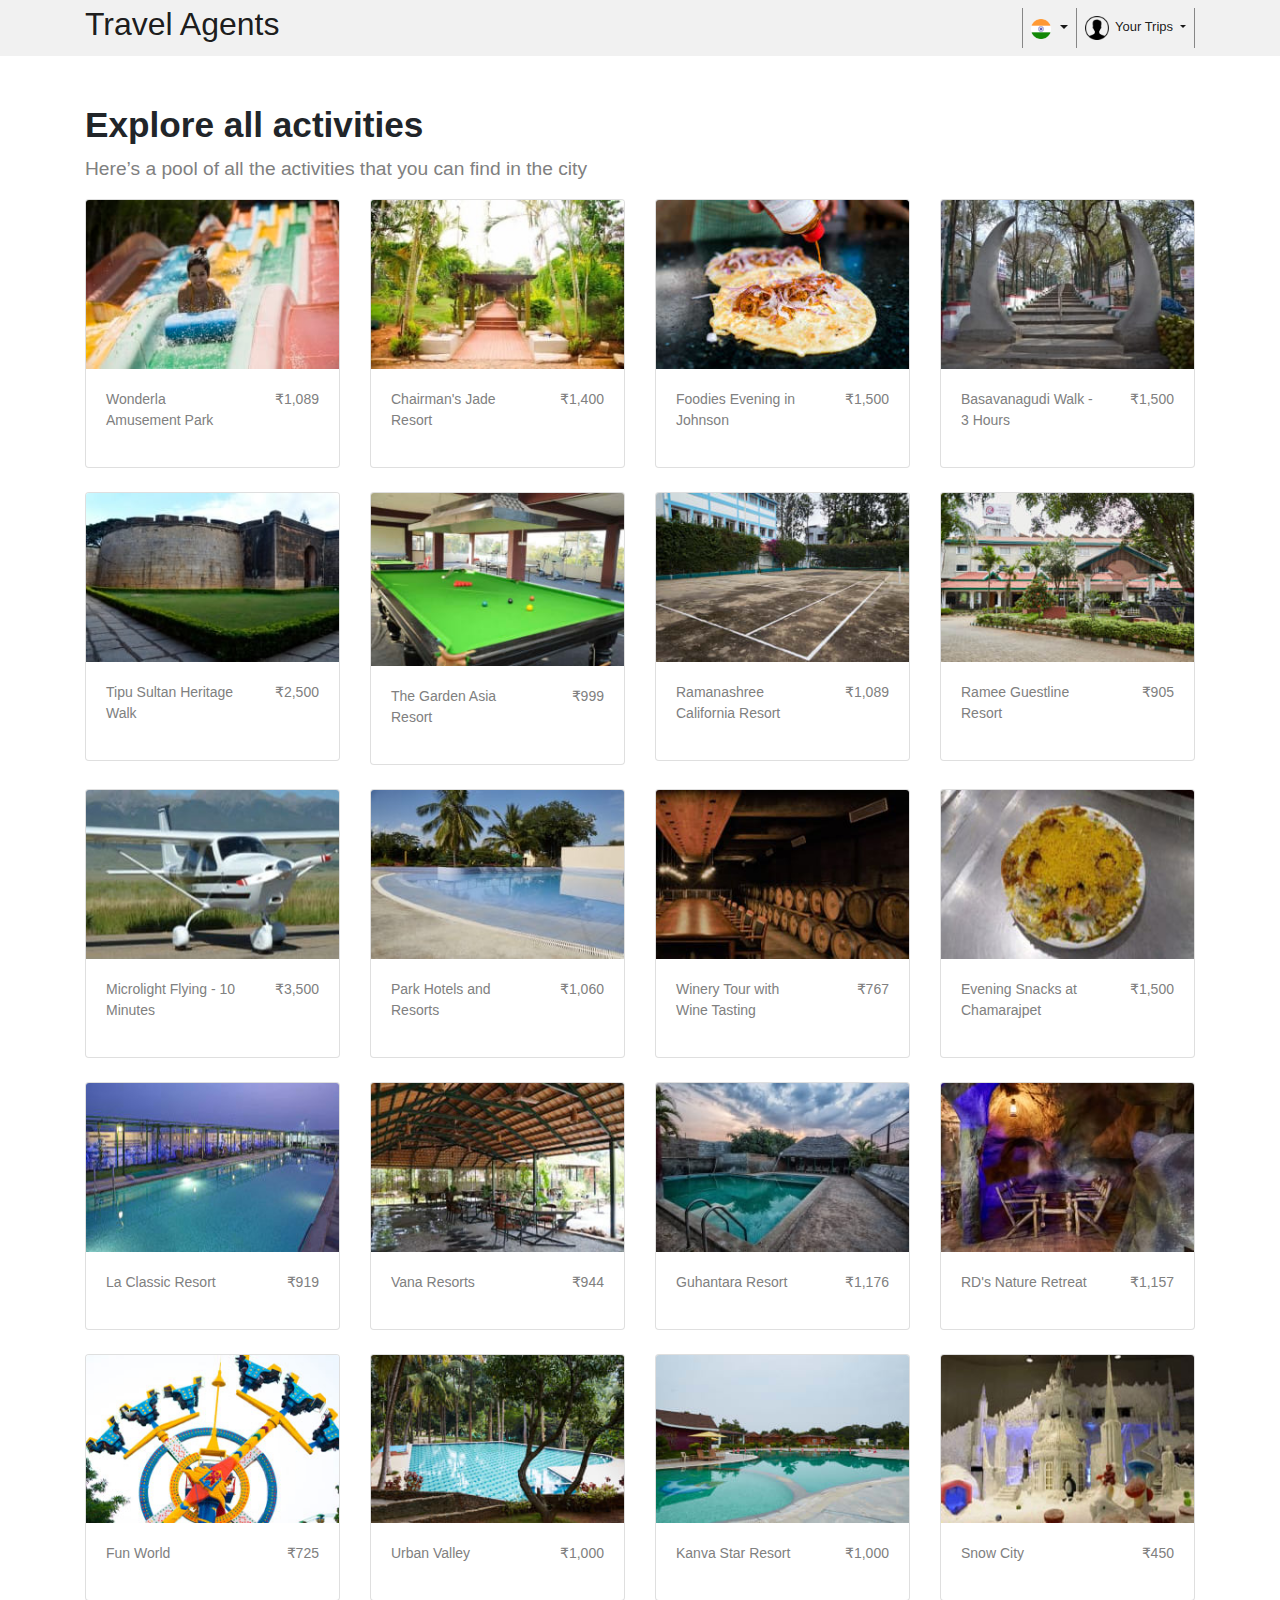
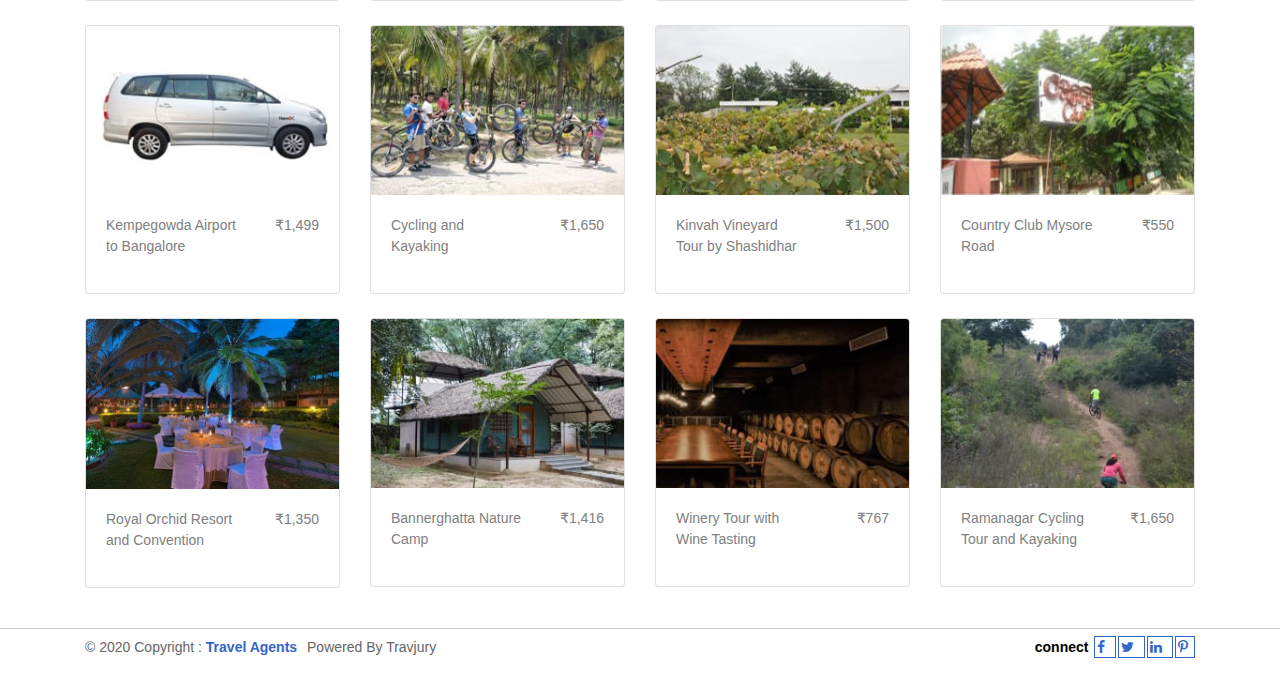
<file: activity-inner-page.html>
<!DOCTYPE html>
<html lang="en">
   <head>
      <meta http-equiv="X-UA-Compatible" content="IE=edge">
      <meta charset="utf-8">
      <meta name="viewport" content="width=device-width, initial-scale=1.0">
      <meta name="description" content="">
      <meta name="author" content="">
      <title>Welcome to ClearTripClone</title>
      <link rel="shortcut icon" type="image/x-icon" href="assets/images/inner/favicon.png" />
      <link rel="stylesheet" type="text/css" href="calenplugin/css/daterangepicker.css">
      <link rel="stylesheet" type="text/css" href="assets/css/style.css" />
      <link rel="stylesheet" type="text/css" href="assets/css/bootstrap.min.css" />
      <link rel="stylesheet" type="text/css" href="assets/css/animate.css" />
      <link href="assets/font-awesome/css/font-awesome.min.css" rel="stylesheet">
   </head>
   <body>
      <!--start Header-->
      <header id="header">
         <div class="container">
            <nav class="navbar navbar-expand-lg navbar-light">
               <a href="index.html" class="navbar-brand font-weight-bold wow fadeInDown">
                  <h2>
                     Travel Agents
                     <!--<img src="" class="img-logo img-fluid" alt="logo"/>-->
                  </h2>
               </a>
               <button type="button" class="navbar-toggler" data-toggle="collapse" data-target="#collapsenavbar">
               <i class="fa fa-align-justify"></i>
               </button>
               <div class="collapse navbar-collapse text-center" id="collapsenavbar">
                  <ul class="navbar-nav ml-auto ">
                     <li class="nav-item dropdown nav-left">
                        <div class="wow fadeInDown nav-img" data-wow-delay="70ms">
                           <a href="index.html" class="nav-link dropdown-toggle scroll active" data-toggle="dropdown">
                           <img src="assets/images/inner/flag.png" alt="currency">
                           </a>
                           <div class="dropdown-menu">
                              <a class="dropdown-item" href="">UAE</a>
                              <a class="dropdown-item" href="">OMAN</a>
                              <a class="dropdown-item" href="">QATAR</a>
                              <a class="dropdown-item" href="">Bahrain</a>
                              <a class="dropdown-item" href="">Kuwait</a>
                              <a class="dropdown-item" href="">Saudi Arabia</a>
                              <a class="dropdown-item" href="">Middle East</a>
                           </div>
                        </div>
                     </li>
                     <li class="nav-item dropdown nav-left">
                        <div class="wow fadeInDown nav-img trip" data-wow-delay="70ms">
                           <a href="index.html" class="nav-link dropdown-toggle scroll active" data-toggle="dropdown">
                           <img src="assets/images/inner/user.png" alt="currency">Your Trips
                           </a>
                           <div class="dropdown-menu">
                              <a href="" class="btn-register" data-toggle="modal" data-target="#myModal1">Sign In</a>
                              <br>
                              <a href="" class="btn-register" data-toggle="modal" data-target="#myModal">Now Here ? Register</a>
                              <a class="dropdown-item" href="cancellation.html">Cancellations</a>
                              <a class="dropdown-item" href="change-flight.html">Change Flights</a>
                              <a class="dropdown-item" href="">Check PNR Status</a>
                              <a class="dropdown-item" href="">Print ticket</a>
                              <a class="dropdown-item" href="">Print hotel Voucher</a>
                           </div>
                        </div>
                     </li>
                  </ul>
               </div>
            </nav>
         </div>
         <div class="clearfix"></div>
      </header>
      <div class="container pt-4 activityInner">
         <h2 class="pt-4">Explore all activities</h2>
         <p>Here’s a pool of all the activities that you can find in the city</p>
         <div class="row">
            <div class="col-lg-3 col-xl-3 col-md-6 col-12">
               <div class="card">
                  <img class="card-img-top" src="assets/images/activity/wonderla.jpg" alt="Card image">
                  <div class="card-body">
                     <div class="row">
                        <div class="col-lg-8 col-xl-8 col-md-8 col-12 text-md-left">
                           <p>Wonderla Amusement Park</p>
                        </div>
                        <div class="col-lg-4 col-xl-4 col-md-4 col-12 text-right">
                           <p>₹1,089</p>
                        </div>
                     </div>
                  </div>
               </div>
            </div>
            <div class="col-lg-3 col-xl-3 col-md-6 col-12">
               <div class="card">
                  <img class="card-img-top" src="assets/images/activity/act.jpg" alt="Card image">
                  <div class="card-body">
                     <div class="row">
                        <div class="col-lg-8 col-xl-8 col-md-8 col-12 text-md-left">
                           <p>Chairman's Jade Resort</p>
                        </div>
                        <div class="col-lg-4 col-xl-4 col-md-4 col-12 text-right">
                           <p>₹1,400</p>
                        </div>
                     </div>
                  </div>
               </div>
            </div>
            <div class="col-lg-3 col-xl-3 col-md-6 col-12">
               <div class="card">
                  <img class="card-img-top" src="assets/images/activity/act2.jpg" alt="Card image">
                  <div class="card-body">
                     <div class="row">
                        <div class="col-lg-8 col-xl-8 col-md-8 col-12 text-md-left">
                           <p>Foodies Evening in Johnson</p>
                        </div>
                        <div class="col-lg-4 col-xl-4 col-md-4 col-12 text-right">
                           <p>₹1,500</p>
                        </div>
                     </div>
                  </div>
               </div>
            </div>
            <div class="col-lg-3 col-xl-3 col-md-6 col-12">
               <div class="card">
                  <img class="card-img-top" src="assets/images/activity/act3.jpg" alt="Card image">
                  <div class="card-body">
                     <div class="row">
                        <div class="col-lg-8 col-xl-8 col-md-8 col-12 text-md-left">
                           <p>Basavanagudi Walk - 3 Hours</p>
                        </div>
                        <div class="col-lg-4 col-xl-4 col-md-4 col-12 text-right">
                           <p>₹1,500</p>
                        </div>
                     </div>
                  </div>
               </div>
            </div>
         </div>
      </div>
      <div class="container pt-4 activityInner">
         <div class="row">
            <div class="col-lg-3 col-xl-3 col-md-6 col-12">
               <div class="card">
                  <img class="card-img-top" src="assets/images/activity/tipu.jpg" alt="Card image">
                  <div class="card-body">
                     <div class="row">
                        <div class="col-lg-8 col-xl-8 col-md-8 col-12 text-md-left">
                           <p>Tipu Sultan Heritage Walk</p>
                        </div>
                        <div class="col-lg-4 col-xl-4 col-md-4 col-12 text-right">
                           <p>₹2,500</p>
                        </div>
                     </div>
                  </div>
               </div>
            </div>
            <div class="col-lg-3 col-xl-3 col-md-6 col-12">
               <div class="card">
                  <img class="card-img-top" src="assets/images/activity/garden.jpg" alt="Card image">
                  <div class="card-body">
                     <div class="row">
                        <div class="col-lg-8 col-xl-8 col-md-8 col-12 text-md-left">
                           <p>The Garden Asia Resort</p>
                        </div>
                        <div class="col-lg-4 col-xl-4 col-md-4 col-12 text-right">
                           <p>₹999</p>
                        </div>
                     </div>
                  </div>
               </div>
            </div>
            <div class="col-lg-3 col-xl-3 col-md-6 col-12">
               <div class="card">
                  <img class="card-img-top" src="assets/images/activity/fort.jpg" alt="Card image">
                  <div class="card-body">
                     <div class="row">
                        <div class="col-lg-8 col-xl-8 col-md-8 col-12 text-md-left">
                           <p>Ramanashree California Resort</p>
                        </div>
                        <div class="col-lg-4 col-xl-4 col-md-4 col-12 text-right">
                           <p>₹1,089</p>
                        </div>
                     </div>
                  </div>
               </div>
            </div>
            <div class="col-lg-3 col-xl-3 col-md-6 col-12">
               <div class="card">
                  <img class="card-img-top" src="assets/images/activity/ramee.jpg" alt="Card image">
                  <div class="card-body">
                     <div class="row">
                        <div class="col-lg-8 col-xl-8 col-md-8 col-12 text-md-left">
                           <p>Ramee Guestline Resort</p>
                        </div>
                        <div class="col-lg-4 col-xl-4 col-md-4 col-12 text-right">
                           <p>₹905</p>
                        </div>
                     </div>
                  </div>
               </div>
            </div>
         </div>
      </div>
      <div class="container pt-4 activityInner">
         <div class="row">
            <div class="col-lg-3 col-xl-3 col-md-6 col-12">
               <div class="card">
                  <img class="card-img-top" src="assets/images/activity/flying.jpg" alt="Card image">
                  <div class="card-body">
                     <div class="row">
                        <div class="col-lg-8 col-xl-8 col-md-8 col-12 text-md-left">
                           <p>Microlight Flying - 10 Minutes</p>
                        </div>
                        <div class="col-lg-4 col-xl-4 col-md-4 col-12 text-right">
                           <p>₹3,500</p>
                        </div>
                     </div>
                  </div>
               </div>
            </div>
            <div class="col-lg-3 col-xl-3 col-md-6 col-12">
               <div class="card">
                  <img class="card-img-top" src="assets/images/activity/park.jpg" alt="Card image">
                  <div class="card-body">
                     <div class="row">
                        <div class="col-lg-8 col-xl-8 col-md-8 col-12 text-md-left">
                           <p>Park Hotels and Resorts</p>
                        </div>
                        <div class="col-lg-4 col-xl-4 col-md-4 col-12 text-right">
                           <p>₹1,060</p>
                        </div>
                     </div>
                  </div>
               </div>
            </div>
            <div class="col-lg-3 col-xl-3 col-md-6 col-12">
               <div class="card">
                  <img class="card-img-top" src="assets/images/activity/winley.jpg" alt="Card image">
                  <div class="card-body">
                     <div class="row">
                        <div class="col-lg-8 col-xl-8 col-md-8 col-12 text-md-left">
                           <p>Winery Tour with Wine Tasting</p>
                        </div>
                        <div class="col-lg-4 col-xl-4 col-md-4 col-12 text-right">
                           <p>₹767</p>
                        </div>
                     </div>
                  </div>
               </div>
            </div>
            <div class="col-lg-3 col-xl-3 col-md-6 col-12">
               <div class="card">
                  <img class="card-img-top" src="assets/images/activity/snacks.jpg" alt="Card image">
                  <div class="card-body">
                     <div class="row">
                        <div class="col-lg-8 col-xl-8 col-md-8 col-12 text-md-left">
                           <p>Evening Snacks at Chamarajpet</p>
                        </div>
                        <div class="col-lg-4 col-xl-4 col-md-4 col-12 text-right">
                           <p>₹1,500</p>
                        </div>
                     </div>
                  </div>
               </div>
            </div>
         </div>
      </div>
      <div class="container pt-4 activityInner">
         <div class="row">
            <div class="col-lg-3 col-xl-3 col-md-6 col-12">
               <div class="card">
                  <img class="card-img-top" src="assets/images/activity/classic.jpg" alt="Card image">
                  <div class="card-body">
                     <div class="row">
                        <div class="col-lg-8 col-xl-8 col-md-8 col-12 text-md-left">
                           <p>La Classic Resort</p>
                        </div>
                        <div class="col-lg-4 col-xl-4 col-md-4 col-12 text-right">
                           <p>₹919</p>
                        </div>
                     </div>
                  </div>
               </div>
            </div>
            <div class="col-lg-3 col-xl-3 col-md-6 col-12">
               <div class="card">
                  <img class="card-img-top" src="assets/images/activity/vana.jpg" alt="Card image">
                  <div class="card-body">
                     <div class="row">
                        <div class="col-lg-8 col-xl-8 col-md-8 col-12 text-md-left">
                           <p>Vana Resorts</p>
                        </div>
                        <div class="col-lg-4 col-xl-4 col-md-4 col-12 text-right">
                           <p>₹944</p>
                        </div>
                     </div>
                  </div>
               </div>
            </div>
            <div class="col-lg-3 col-xl-3 col-md-6 col-12">
               <div class="card">
                  <img class="card-img-top" src="assets/images/activity/guhanta.jpg" alt="Card image">
                  <div class="card-body">
                     <div class="row">
                        <div class="col-lg-8 col-xl-8 col-md-8 col-12 text-md-left">
                           <p>Guhantara Resort</p>
                        </div>
                        <div class="col-lg-4 col-xl-4 col-md-4 col-12 text-right">
                           <p>₹1,176</p>
                        </div>
                     </div>
                  </div>
               </div>
            </div>
            <div class="col-lg-3 col-xl-3 col-md-6 col-12">
               <div class="card">
                  <img class="card-img-top" src="assets/images/activity/retreat.jpg" alt="Card image">
                  <div class="card-body">
                     <div class="row">
                        <div class="col-lg-8 col-xl-8 col-md-8 col-12 text-md-left">
                           <p>RD's Nature Retreat</p>
                        </div>
                        <div class="col-lg-4 col-xl-4 col-md-4 col-12 text-right">
                           <p>₹1,157</p>
                        </div>
                     </div>
                  </div>
               </div>
            </div>
         </div>
      </div>
      <div class="container pt-4 activityInner">
         <div class="row">
            <div class="col-lg-3 col-xl-3 col-md-6 col-12">
               <div class="card">
                  <img class="card-img-top" src="assets/images/activity/fun.jpg" alt="Card image">
                  <div class="card-body">
                     <div class="row">
                        <div class="col-lg-8 col-xl-8 col-md-8 col-12 text-md-left">
                           <p>Fun World</p>
                        </div>
                        <div class="col-lg-4 col-xl-4 col-md-4 col-12 text-right">
                           <p>₹725</p>
                        </div>
                     </div>
                  </div>
               </div>
            </div>
            <div class="col-lg-3 col-xl-3 col-md-6 col-12">
               <div class="card">
                  <img class="card-img-top" src="assets/images/activity/urban.jpg" alt="Card image">
                  <div class="card-body">
                     <div class="row">
                        <div class="col-lg-8 col-xl-8 col-md-8 col-12 text-md-left">
                           <p>Urban Valley</p>
                        </div>
                        <div class="col-lg-4 col-xl-4 col-md-4 col-12 text-right">
                           <p>₹1,000</p>
                        </div>
                     </div>
                  </div>
               </div>
            </div>
            <div class="col-lg-3 col-xl-3 col-md-6 col-12">
               <div class="card">
                  <img class="card-img-top" src="assets/images/activity/kanva.jpg" alt="Card image">
                  <div class="card-body">
                     <div class="row">
                        <div class="col-lg-8 col-xl-8 col-md-8 col-12 text-md-left">
                           <p>Kanva Star Resort</p>
                        </div>
                        <div class="col-lg-4 col-xl-4 col-md-4 col-12 text-right">
                           <p>₹1,000</p>
                        </div>
                     </div>
                  </div>
               </div>
            </div>
            <div class="col-lg-3 col-xl-3 col-md-6 col-12">
               <div class="card">
                  <img class="card-img-top" src="assets/images/activity/snow.jpg" alt="Card image">
                  <div class="card-body">
                     <div class="row">
                        <div class="col-lg-8 col-xl-8 col-md-8 col-12 text-md-left">
                           <p>Snow City</p>
                        </div>
                        <div class="col-lg-4 col-xl-4 col-md-4 col-12 text-right">
                           <p>₹450</p>
                        </div>
                     </div>
                  </div>
               </div>
            </div>
         </div>
      </div>
      <div class="container pt-4 activityInner">
         <div class="row">
            <div class="col-lg-3 col-xl-3 col-md-6 col-12">
               <div class="card">
                  <img class="card-img-top" src="assets/images/activity/car.jpg" alt="Card image">
                  <div class="card-body">
                     <div class="row">
                        <div class="col-lg-8 col-xl-8 col-md-8 col-12 text-md-left">
                           <p>Kempegowda Airport to Bangalore</p>
                        </div>
                        <div class="col-lg-4 col-xl-4 col-md-4 col-12 text-right">
                           <p>₹1,499</p>
                        </div>
                     </div>
                  </div>
               </div>
            </div>
            <div class="col-lg-3 col-xl-3 col-md-6 col-12">
               <div class="card">
                  <img class="card-img-top" src="assets/images/activity/cycle.jpg" alt="Card image">
                  <div class="card-body">
                     <div class="row">
                        <div class="col-lg-8 col-xl-8 col-md-8 col-12 text-md-left">
                           <p>Cycling and Kayaking</p>
                        </div>
                        <div class="col-lg-4 col-xl-4 col-md-4 col-12 text-right">
                           <p>₹1,650</p>
                        </div>
                     </div>
                  </div>
               </div>
            </div>
            <div class="col-lg-3 col-xl-3 col-md-6 col-12">
               <div class="card">
                  <img class="card-img-top" src="assets/images/activity/kinvab.jpg" alt="Card image">
                  <div class="card-body">
                     <div class="row">
                        <div class="col-lg-8 col-xl-8 col-md-8 col-12 text-md-left">
                           <p>Kinvah Vineyard Tour by Shashidhar</p>
                        </div>
                        <div class="col-lg-4 col-xl-4 col-md-4 col-12 text-right">
                           <p>₹1,500</p>
                        </div>
                     </div>
                  </div>
               </div>
            </div>
            <div class="col-lg-3 col-xl-3 col-md-6 col-12">
               <div class="card">
                  <img class="card-img-top" src="assets/images/activity/club.jpg" alt="Card image">
                  <div class="card-body">
                     <div class="row">
                        <div class="col-lg-8 col-xl-8 col-md-8 col-12 text-md-left">
                           <p>Country Club Mysore Road</p>
                        </div>
                        <div class="col-lg-4 col-xl-4 col-md-4 col-12 text-right">
                           <p>₹550</p>
                        </div>
                     </div>
                  </div>
               </div>
            </div>
         </div>
      </div>
      <div class="container pt-4 activityInner">
         <div class="row">
            <div class="col-lg-3 col-xl-3 col-md-6 col-12">
               <div class="card">
                  <img class="card-img-top" src="assets/images/activity/royal.jpg" alt="Card image">
                  <div class="card-body">
                     <div class="row">
                        <div class="col-lg-8 col-xl-8 col-md-8 col-12 text-md-left">
                           <p>Royal Orchid Resort and Convention</p>
                        </div>
                        <div class="col-lg-4 col-xl-4 col-md-4 col-12 text-right">
                           <p>₹1,350</p>
                        </div>
                     </div>
                  </div>
               </div>
            </div>
            <div class="col-lg-3 col-xl-3 col-md-6 col-12">
               <div class="card">
                  <img class="card-img-top" src="assets/images/activity/camp.jpg" alt="Card image">
                  <div class="card-body">
                     <div class="row">
                        <div class="col-lg-8 col-xl-8 col-md-8 col-12 text-md-left">
                           <p>Bannerghatta Nature Camp</p>
                        </div>
                        <div class="col-lg-4 col-xl-4 col-md-4 col-12 text-right">
                           <p>₹1,416</p>
                        </div>
                     </div>
                  </div>
               </div>
            </div>
            <div class="col-lg-3 col-xl-3 col-md-6 col-12">
               <div class="card">
                  <img class="card-img-top" src="assets/images/activity/wine.jpg" alt="Card image">
                  <div class="card-body">
                     <div class="row">
                        <div class="col-lg-8 col-xl-8 col-md-8 col-12 text-md-left">
                           <p>Winery Tour with Wine Tasting</p>
                        </div>
                        <div class="col-lg-4 col-xl-4 col-md-4 col-12 text-right">
                           <p>₹767</p>
                        </div>
                     </div>
                  </div>
               </div>
            </div>
            <div class="col-lg-3 col-xl-3 col-md-6 col-12">
               <div class="card">
                  <img class="card-img-top" src="assets/images/activity/tour.jpg" alt="Card image">
                  <div class="card-body">
                     <div class="row">
                        <div class="col-lg-8 col-xl-8 col-md-8 col-12 text-md-left">
                           <p>Ramanagar Cycling Tour and Kayaking</p>
                        </div>
                        <div class="col-lg-4 col-xl-4 col-md-4 col-12 text-right">
                           <p>₹1,650</p>
                        </div>
                     </div>
                  </div>
               </div>
            </div>
         </div>
      </div>
      <!--start footer-->
      <footer class="page-footer font-small mdb-color pt-2">
         <div class="container">
            <div class="row">
               <div class="col-lg-9 col-md-8 col-12">
                  <!--Copyright-->
                  <p class="text-md-left">© 2020 Copyright :
                     <a href="http://travjury.com">
                     <strong> Travel Agents</strong>
                     </a>Powered By Travjury
                  </p>
               </div>
               <div class="col-lg-3 col-md-4 col-12 foot-social">
                  connect
                  <a class="social-footer" href="https://www.facebook.com/travjurys" target="_blank">
                  <i class="fa fa-facebook"></i>
                  </a>
                  <a class="social-footer" href="https://twitter.com/travjuryS" target="_blank">
                  <i class="fa fa-twitter"></i>
                  </a>
                  <a class="social-footer" href="https://www.linkedin.com/company/travjury-software-pvt-ltd" target="_blank">
                  <i class="fa fa-linkedin"></i>
                  </a>
                  <a class="social-footer" href="https://in.pinterest.com/travjurysoftware/?autologin=true" target="_blank">
                  <i class="fa fa-pinterest-p" aria-hidden="true"></i>
                  </a>
               </div>
            </div>
         </div>
      </footer>
      <!-- The Modal -->
      <div class="modal" id="myModal">
         <div class="modal-dialog">
            <div class="modal-content">
               <!-- Modal Header -->
               <div class="modal-header">
                  <h4 class="modal-title">Get a Cleartrip Account</h4>
                  <button type="button" class="close" data-dismiss="modal"><i class="fa fa-times" aria-hidden="true"></i></button>
               </div>
               <!-- Modal body -->
               <div class="modal-body">
                  <button type="button" class="registerfb" onclick="window.location.href = 'https://www.facebook.com/';"><i class="fa fa-facebook" aria-hidden="true"></i>Sign up with Facebook</button>
                  <form id="loginForm">
                     <div class="container">
                        <p>or, Sign up with your current email address</p>
                        <hr>
                        <label><b>Email</b></label>
                        <input type="email" class="textBox" placeholder="Enter Email" name="email" required>
                        <label><b>Password</b></label>
                        <input type="password" class="textBox" placeholder="Enter Password" name="psw" required>
                        <label><b>Repeat Password</b></label>
                        <input type="password" class="textBox" placeholder="Repeat Password" name="psw-repeat" required>
                        <hr>
                        <p>By creating an account you agree to our <a href="#">Terms & Privacy</a>.</p>
                        <button type="submit" class="registerbtn">Create Account</button>
                     </div>
                     <div class="container signin">
                        <p>Already have an account? <a href="#">Sign in</a>.</p>
                     </div>
                  </form>
               </div>
               <!-- Modal footer -->
               <div class="modal-footer">
                  <button type="button" class="btn btn-primary" data-dismiss="modal">Close</button>
               </div>
            </div>
         </div>
      </div>
      <!-- The Modal -->
      <div class="modal" id="myModal1">
         <div class="modal-dialog">
            <div class="modal-content">
               <!-- Modal Header -->
               <div class="modal-header">
                  <h4 class="modal-title">Sign in to Cleartrip</h4>
                  <button type="button" class="close" data-dismiss="modal"><i class="fa fa-times" aria-hidden="true"></i></button>
               </div>
               <!-- Modal body -->
               <div class="modal-body">
                  <button type="button" class="registerfb"><i class="fa fa-facebook" aria-hidden="true">
                  </i>Sign in with Facebook</button>
                  <form>
                     <div class="container">
                        <p>or Log in with your Cleartrip account</p>
                        <hr>
                        <label><b>Email</b></label>
                        <input type="email" class="textBox" placeholder="Enter Email" name="email" required>
                        <label><b>Password</b></label>
                        <input type="password" class="textBox" placeholder="Enter Password" name="psw" required>
                        <hr>
                        <p>By creating an account you agree to our <a href="#">Terms & Privacy</a>.</p>
                        <button type="submit" class="registerbtn">Sign in</button>
                     </div>
                     <div class="container signin">
                        <p>Don’t have a Cleartrip Account? <a href="">Sign Up</a>.</p>
                     </div>
                  </form>
               </div>
               <!-- Modal footer -->
               <div class="modal-footer">
                  <button type="button" class="btn btn-primary" data-dismiss="modal">Close</button>
               </div>
            </div>
         </div>
      </div>
      <!--End footer-->
      <script src="assets/js/jquery-3.4.1.js"></script>
      <script src="assets/js/wow.min.js"></script>
      <script src="assets/js/bootstrap.min.js"></script>
   </body>
</html>
</file>
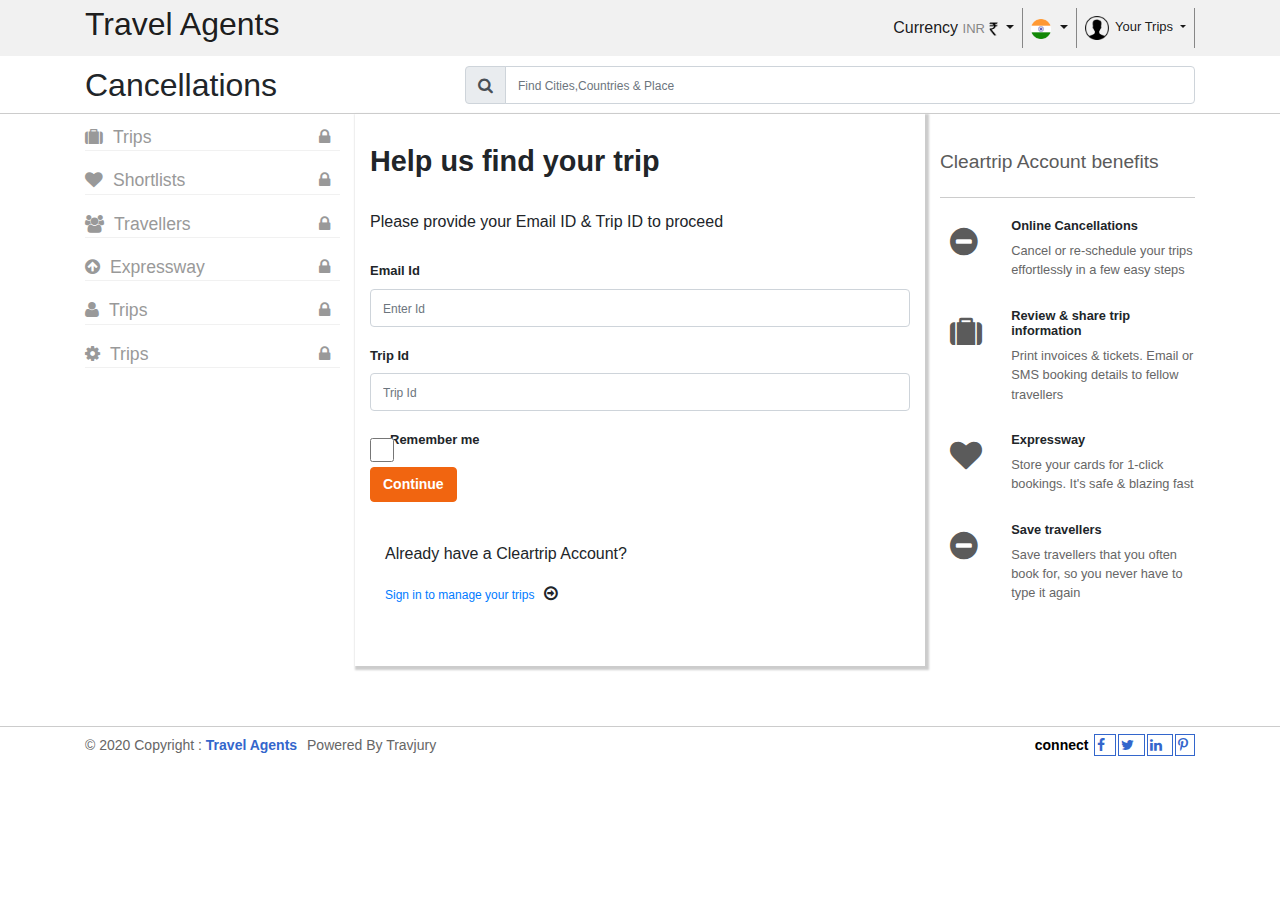
<file: cancellation.html>
<!DOCTYPE html>
<html lang="en">

<head>
    <meta http-equiv="X-UA-Compatible" content="IE=edge">
    <meta charset="utf-8">
    <meta name="viewport" content="width=device-width, initial-scale=1.0">
    <meta name="description" content="">
    <meta name="author" content="">
    <title> Welcome to Travel Agents</title>
    <link rel="shortcut icon" type="image/x-icon" href="assets/images/inner/favicon.png" />
    <link rel="stylesheet" type="text/css" href="calenplugin/css/daterangepicker.css">
    <link rel="stylesheet" type="text/css" href="assets/css/style.css" />
    <link rel="stylesheet" type="text/css" href="assets/css/bootstrap.min.css" />
    <link rel="stylesheet" type="text/css" href="assets/css/animate.css" />
    <link href="assets/font-awesome/css/font-awesome.min.css" rel="stylesheet">
</head>
 
<body>
    <!--start Header-->
    <header id="header">
        <div class="container">
            <nav class="navbar navbar-expand-lg navbar-light">
                <a href="index.html" class="navbar-brand font-weight-bold wow fadeInDown">
                    <h2>
                    Travel Agents
                  </h2>
                </a>
                <button type="button" class="navbar-toggler" data-toggle="collapse" data-target="#collapsenavbar">
                    <i class="fa fa-align-justify"></i>
                </button>
                <div class="collapse navbar-collapse text-center" id="collapsenavbar">
                    <ul class="navbar-nav ml-auto ">
                        <li class="nav-item dropdown">
                            <div class="wow fadeInDown" data-wow-delay="70ms">
                                <a href="index.html" class="nav-link dropdown-toggle scroll active" data-toggle="dropdown">
                Currency <span class="inr">INR</span><img src="assets/images/inner/rupees.png" class="curr-img" alt="currency">
              </a >
              <div class="dropdown-menu">
              <a class="dropdown-item" href=""><span class="inr">Australian Dollar</span><img src="assets/images/inner/dollar.png" class="curr1-img" alt="currency"></a>
                                <a class="dropdown-item" href=""><span class="inr">Canadian Dollar</span><img src="assets/images/inner/dollar.png" class="curr1-img" alt="currency"></a>
                                <a class="dropdown-item" href=""><span class="inr">Hong Kong Dollar</span><img src="assets/images/inner/dollar.png" class="curr1-img" alt="currency"></a>
                                <a class="dropdown-item" href=""><span class="inr">Euro</span><img src="assets/images/inner/euro.png" class="curr1-img" alt="currency" ></a>
                                <a class="dropdown-item" href=""><span class="inr">Malaysian Ringgit M</span><img src="assets/images/inner/dollar.png" class="curr1-img" alt="currency"></a>
                                <a class="dropdown-item" href=""><span class="inr">Pakistan Rs</span></a>
                                <a class="dropdown-item" href=""><span class="inr" >US Dollar</span><img src="assets/images/inner/dollar.png" class="curr1-img" alt="currency"></a>
                            </div>
                </div>
                </li>
                <li class="nav-item dropdown nav-left">
                    <div class="wow fadeInDown nav-img" data-wow-delay="70ms">
                        <a href="index.html" class="nav-link dropdown-toggle scroll active" data-toggle="dropdown">
                            <img src="assets/images/inner/flag.png" alt="flag">
                        </a>
                        <div class="dropdown-menu">
                            <a class="dropdown-item" href="">UAE</a>
                            <a class="dropdown-item" href="">OMAN</a>
                            <a class="dropdown-item" href="">QATAR</a>
                            <a class="dropdown-item" href="">Bahrain</a>
                            <a class="dropdown-item" href="">Kuwait</a>
                            <a class="dropdown-item" href="">Saudi Arabia</a>
                            <a class="dropdown-item" href="">Middle East</a>
                        </div>
                    </div>
                </li>
                <li class="nav-item dropdown nav-left">
                    <div class="wow fadeInDown nav-img trip" data-wow-delay="70ms">
                        <a href="index.html" class="nav-link dropdown-toggle scroll active" data-toggle="dropdown">
                            <img src="assets/images/inner/user.png" alt="currency">Your Trips
                        </a>
                        <div class="dropdown-menu">
                            <a href="" class="btn-register" data-toggle="modal" data-target="#myModal">Sign In</a>
                            <br>
                            <a href="" class="btn-register" data-toggle="modal" data-target="#myModal1">Now Here ? Register</a>
                            <a class="dropdown-item" href="">Quick Tools</a>
                            <a class="dropdown-item" href="cancellation.html">Cancellations</a>
                            <a class="dropdown-item" href="change-flight.html">Change Flights</a>
                            <a class="dropdown-item" href="">Check PNR Status</a>
                            <a class="dropdown-item" href="">Print ticket</a>
                            <a class="dropdown-item" href="">Print hotel Voucher</a>
                        </div>
                    </div>
                </li>
                </ul>
        </div>
        </nav>
        </div>
        <div class="clearfix"></div>
    </header>
    <!--end header-->
    <section class="cancel-one">
        <div class="container">
            <div class="row">
                <div class="col-lg-4 col-xl-4 col-md-4">
                    <h2>Cancellations</h2>
                </div>
                <div class="col-lg-8 col-xl-8 col-md-8">
                    <div class="input-group marbt">
                        <div class="input-group-prepend">
                            <span class="input-group-text"><i class="fa fa-search" aria-hidden="true"></i></span>
                        </div>
                        <input type="text" class="form-control" placeholder="Find Cities,Countries & Place">
                    </div>
                </div>
            </div>
        </div>
    </section>
    <div class="container">
        <div class="row">
            <div class="col-lg-3 col-xl-3 col-md-4 col-12 Cancel-section">
                <p class="border-one"><span><i class="fa fa-suitcase" aria-hidden="true"></i>Trips</span>
                    <span class="float-right"><i class="fa fa-lock" aria-hidden="true"></i></span></p>
                <p class="border-one"><span><i class="fa fa-heart" aria-hidden="true"></i>Shortlists</span>
                    <span class="float-right"><i class="fa fa-lock" aria-hidden="true"></i></span></p>
                <p class="border-one"><span><i class="fa fa-users" aria-hidden="true"></i>Travellers</span>
                    <span class="float-right"><i class="fa fa-lock" aria-hidden="true"></i></span></p>
                <p class="border-one"><span><i class="fa fa-arrow-circle-up" aria-hidden="true"></i>Expressway</span>
                    <span class="float-right"><i class="fa fa-lock" aria-hidden="true"></i></span></p>
                <p class="border-one"><span><i class="fa fa-user" aria-hidden="true"></i>Trips</span>
                    <span class="float-right"><i class="fa fa-lock" aria-hidden="true"></i></span></p>
                <p class="border-one"><span><i class="fa fa-cog" aria-hidden="true"></i>Trips</span>
                    <span class="float-right"><i class="fa fa-lock" aria-hidden="true"></i></span>
            </div>
            <div class="col-lg-6 col-xl-6 col-md-8 cancel-section-one">
                <h4>Help us find your trip</h4>
                <p class="pt-4 pb-2">Please provide your Email ID & Trip ID to proceed</p>
                <form>
                    <div class="form-group">
                        <label>Email Id</label>
                        <input type="text" class="form-control" id="emailId" placeholder="Enter Id" name="email" required>
                    </div>
                    <div class="form-group">
                        <label>Trip Id</label>
                        <input type="text" class="form-control" id="tripId" placeholder="Trip Id" name="pswd" required>
                    </div>
                    <div class="form-group form-check">
                        <label class="form-check-label">
                            <input class="form-check-input" type="checkbox" name="remember" required> Remember me
                        </label>
                    </div>
                    <button type="submit" class="btn btn-primary">Continue</button>
                    <div class="container cancelTrip">
                        <p>Already have a Cleartrip Account?</p>
                        <a href="">Sign in to manage your trips</a><i class="fa fa-arrow-circle-o-right" aria-hidden="true"></i>
                    </div>
                </form>
            </div>
            <div class="col-lg-3 col-xl-3 col-md-12 online-cancel">
                <h4 class="pt-4 pb-4">Cleartrip Account benefits</h4>
                <div class="row">
                    <div class="col-lg-3 col-xl-3 col-md-3 online-cancel">
                        <i class="fa fa-minus-circle" aria-hidden="true"></i>
                    </div>
                    <div class="col-lg-9 col-xl-9 col-md-9 online-cancel">
                        <h5>Online Cancellations</h5>
                        <p>Cancel or re-schedule your trips effortlessly in a few easy steps</p>
                    </div>
                    <div class="col-lg-3 col-xl-3 col-md-3 online-cancel">
                        <i class="fa fa-suitcase" aria-hidden="true"></i>
                    </div>
                    <div class="col-lg-9 col-xl-9 col-md-9 online-cancel">
                        <h5>Review & share trip information</h5>
                        <p>Print invoices & tickets. Email or SMS booking details to fellow travellers</p>
                    </div>
                    <div class="col-lg-3 col-xl-3 col-md-3 online-cancel">
                        <i class="fa fa-heart" aria-hidden="true"></i>
                    </div>
                    <div class="col-lg-9 col-xl-9 col-md-9 online-cancel">
                        <h5>Expressway</h5>
                        <p>Store your cards for 1-click bookings. It's safe & blazing fast</p>
                    </div>
                    <div class="col-lg-3 col-xl-3 col-md-3 online-cancel">
                        <i class="fa fa-minus-circle" aria-hidden="true"></i>
                    </div>
                    <div class="col-lg-9 col-xl-9 col-md-9 online-cancel">
                        <h5>Save travellers</h5>
                        <p>Save travellers that you often book for, so you never have to type it again</p>
                    </div>
                </div>
            </div>
        </div>
    </div>
    <!-- The Modal -->
    <!-- The Modal -->
    <div class="modal" id="myModal">
        <div class="modal-dialog">
            <div class="modal-content">

                <!-- Modal Header -->
                <div class="modal-header">
                    <h4 class="modal-title">Get a Cleartrip Account</h4>
                    <button type="button" class="close" data-dismiss="modal"><i class="fa fa-times" aria-hidden="true"></i></button>
                </div>
                <!-- Modal body -->
                <div class="modal-body">
                    <button type="button" class="registerfb" onclick="window.location.href = 'https://www.facebook.com/';"><i class="fa fa-facebook" aria-hidden="true"></i>Sign up with Facebook</button>

                    <form>
                        <div class="container">
                            <p>or, Sign up with your current email address</p>
                            <hr>
                            <label><b>Email</b></label>
                            <input type="email" class="textBox" placeholder="Enter Email" name="email" required>

                            <label><b>Password</b></label>
                            <input type="password" class="textBox" placeholder="Enter Password" name="psw" required>

                            <label><b>Repeat Password</b></label>
                            <input type="password" class="textBox" placeholder="Repeat Password" name="psw-repeat" required>
                            <hr>
                            <p>By creating an account you agree to our <a href="#">Terms & Privacy</a>.</p>
                            <button type="submit" class="registerbtn">Create Account</button>
                        </div>

                        <div class="container signin">
                            <p>Already have an account? <a href="#">Sign in</a>.</p>
                        </div>
                    </form>
                </div>
                <!-- Modal footer -->
                <div class="modal-footer">
                    <button type="button" class="btn btn-primary" data-dismiss="modal">Close</button>
                </div>
            </div>
        </div>
    </div>
    <div class="modal" id="myModal1">
        <div class="modal-dialog">
            <div class="modal-content">

                <!-- Modal Header -->
                <div class="modal-header">
                    <h4 class="modal-title">Sign in to Cleartrip</h4>
                    <button type="button" class="close" data-dismiss="modal"><i class="fa fa-times" aria-hidden="true"></i></button>
                </div>
                <!-- Modal body -->
                <div class="modal-body">
                    <button type="button" class="registerfb"><i class="fa fa-facebook" aria-hidden="true">
                     </i>Sign in with Facebook</button>
                      <form>
                        <div class="container">
                            <p>or Log in with your Cleartrip account</p>
                            <hr>
                            <label><b>Email</b></label>
                            <input type="email" class="textBox" placeholder="Enter Email" name="email" required>

                            <label><b>Password</b></label>
                            <input type="password" class="textBox" placeholder="Enter Password" name="psw" required>

                            <hr>
                            <p>By creating an account you agree to our <a href="#">Terms & Privacy</a>.</p>
                            <button type="submit" class="registerbtn">Sign in</button>
                        </div>
                        <div class="container signin">
                            <p>Don’t have a Cleartrip Account? <a href="">Sign Up</a>.</p>
                        </div>
                    </form>
                </div>
                <!-- Modal footer -->
                <div class="modal-footer">
                    <button type="button" class="btn btn-primary" data-dismiss="modal">Close</button>
                </div>
            </div>
        </div>
    </div>
    <!--start footer-->
    <footer class="page-footer font-small mdb-color pt-2">
        <div class="container">
            <div class="row">
                <div class="col-lg-9 col-md-8 col-12">
                    <div class="text-center text-md-left">
                        <!--Copyright-->
                        <p class="text-md-left">© 2020 Copyright :
                            <a href="http://travjury.com">
                                <strong> Travel Agents</strong>
                            </a>Powered By Travjury
                        </p>
                    </div>
                </div>
                <div class="col-lg-3 col-md-4 col-12 foot-social">
                    connect
                    <a class="social-footer" href="https://www.facebook.com/travjurys" target="_blank">
                        <i class="fa fa-facebook"></i>
                    </a>
                    <a class="social-footer" href="https://twitter.com/travjuryS" target="_blank">
                        <i class="fa fa-twitter"></i>
                    </a>
                    <a class="social-footer" href="https://www.linkedin.com/company/travjury-software-pvt-ltd" target="_blank">
                        <i class="fa fa-linkedin"></i>
                    </a>
                    <a class="social-footer" href="https://in.pinterest.com/travjurysoftware/?autologin=true" target="_blank">
                        <i class="fa fa-pinterest-p" aria-hidden="true"></i>
                    </a>
                </div>
            </div>
        </div>
    </footer>
    <!--End footer-->
    <script src="assets/js/jquery-3.4.1.js"></script>
    <script src="assets/js/wow.min.js"></script>
    <script src="assets/js/bootstrap.min.js"></script>
    <script src="calenplugin/js/moment.min.js"></script>
    <script src="calenplugin/js/daterangepicker.min.js"></script>
    <script src="calenplugin/js/select.js"></script>
</body>
</html>
</file>
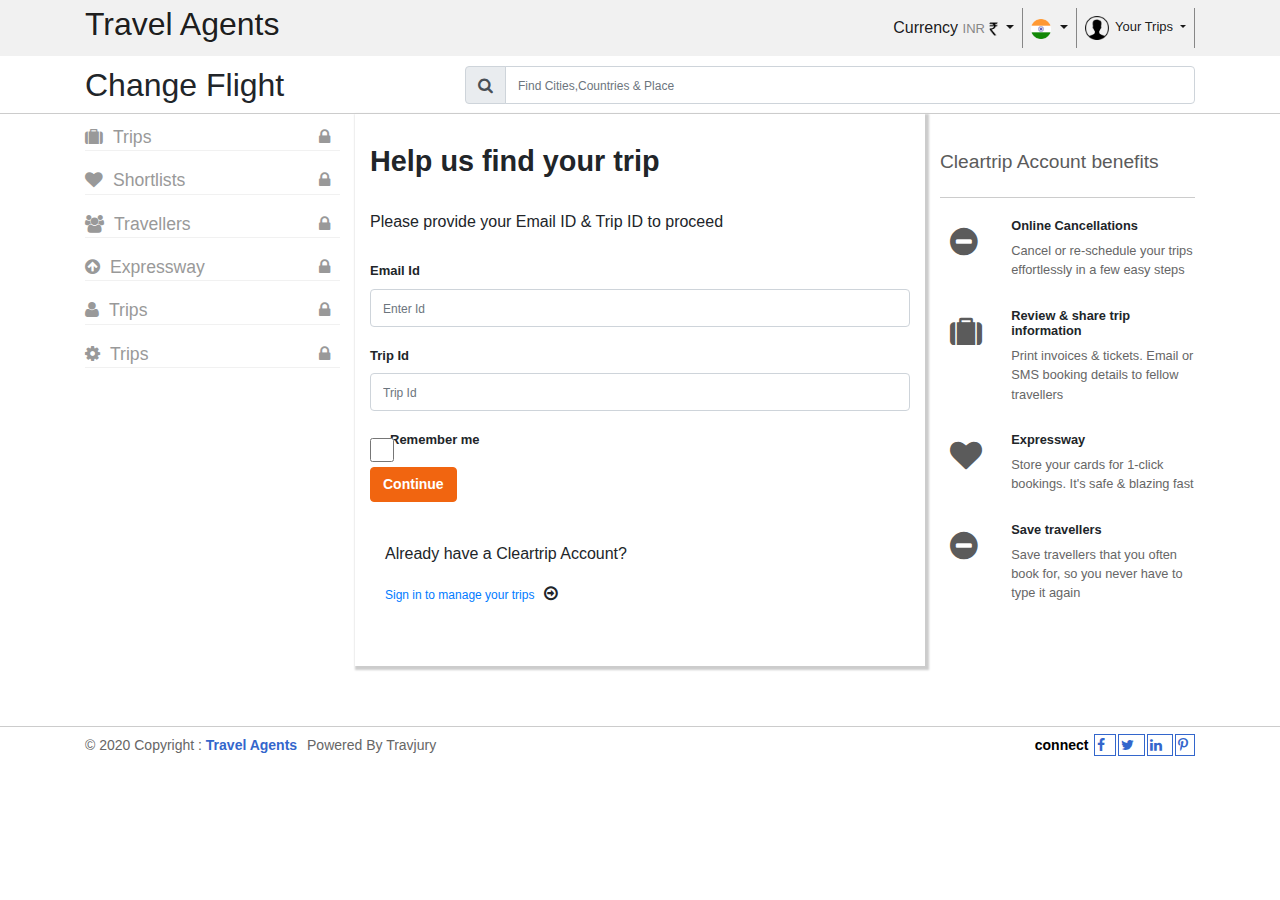
<file: change-flight.html>
<!DOCTYPE html>
<html lang="en">

<head>
    <meta http-equiv="X-UA-Compatible" content="IE=edge">
    <meta charset="utf-8">
    <meta name="viewport" content="width=device-width, initial-scale=1.0">
    <meta name="description" content="">
    <meta name="author" content="">
    <title> Welcome to Travel Agents</title>
    <link rel="shortcut icon" type="image/x-icon" href="assets/images/inner/favicon.png" />
    <link rel="stylesheet" type="text/css" href="calenplugin/css/daterangepicker.css">
    <link rel="stylesheet" type="text/css" href="assets/css/style.css" />
    <link rel="stylesheet" type="text/css" href="assets/css/bootstrap.min.css" />
    <link rel="stylesheet" type="text/css" href="assets/css/animate.css" />
    <link href="assets/font-awesome/css/font-awesome.min.css" rel="stylesheet">
</head>

<body>
    <!--start Header-->
    <header id="header">
        <div class="container">
            <nav class="navbar navbar-expand-lg navbar-light">
                <a href="index.html" class="navbar-brand font-weight-bold wow fadeInDown">
                    <h2>
                    Travel Agents
                  </h2>
                </a>
                <button type="button" class="navbar-toggler" data-toggle="collapse" data-target="#collapsenavbar">
                    <i class="fa fa-align-justify"></i>
                </button>
                <div class="collapse navbar-collapse text-center" id="collapsenavbar">
                    <ul class="navbar-nav ml-auto ">
                        <li class="nav-item dropdown">
                            <div class="wow fadeInDown" data-wow-delay="70ms">
                                <a href="index.html" class="nav-link dropdown-toggle scroll active" data-toggle="dropdown">
                Currency <span class="inr">INR</span><img src="assets/images/inner/rupees.png" class="curr-img" alt="currency">
              </a >
              <div class="dropdown-menu">
              <a class="dropdown-item" href="">
                <span class="inr">Australian Dollar</span>
                <img src="assets/images/inner/dollar.png" class="curr1-img" alt="currency">
               </a>
                                <a class="dropdown-item" href=""><span class="inr">Canadian Dollar</span><img src="assets/images/inner/dollar.png" class="curr1-img" alt="currency"></a>
                                <a class="dropdown-item" href=""><span class="inr">Hong Kong Dollar</span><img src="assets/images/inner/dollar.png" class="curr1-img" alt="currency"></a>
                                <a class="dropdown-item" href=""><span class="inr">Euro</span><img src="assets/images/inner/euro.png" class="curr1-img" alt="currency" ></a>
                                <a class="dropdown-item" href=""><span class="inr">Malaysian Ringgit M</span><img src="assets/images/inner/dollar.png" class="curr1-img" alt="currency"></a>
                                <a class="dropdown-item" href=""><span class="inr">Pakistan Rs</span></a>
                                <a class="dropdown-item" href=""><span class="inr" >US Dollar</span><img src="assets/images/inner/dollar.png" class="curr1-img" alt="currency"></a>
                            </div>
                </div>
                </li>
                <li class="nav-item dropdown nav-left">
                    <div class="wow fadeInDown nav-img" data-wow-delay="70ms">
                        <a href="index.html" class="nav-link dropdown-toggle scroll active" data-toggle="dropdown">
                            <img src="assets/images/inner/flag.png" alt="flag">
                        </a>
                        <div class="dropdown-menu">
                            <a class="dropdown-item" href="">UAE</a>
                            <a class="dropdown-item" href="">OMAN</a>
                            <a class="dropdown-item" href="">QATAR</a>
                            <a class="dropdown-item" href="">Bahrain</a>
                            <a class="dropdown-item" href="">Kuwait</a>
                            <a class="dropdown-item" href="">Saudi Arabia</a>
                            <a class="dropdown-item" href="">Middle East</a>
                        </div>
                    </div>
                </li>
                <li class="nav-item dropdown nav-left">
                    <div class="wow fadeInDown nav-img trip" data-wow-delay="70ms">
                        <a href="index.html" class="nav-link dropdown-toggle scroll active" data-toggle="dropdown">
                            <img src="assets/images/inner/user.png" alt="currency">Your Trips
                        </a>
                        <div class="dropdown-menu">
                            <a href="" class="btn-register" data-toggle="modal" data-target="#myModal1">Sign In</a>
                            <br>
                            <a href="" class="btn-register" data-toggle="modal" data-target="#myModal">Now Here ? Register</a>
                            <a class="dropdown-item" href="">Quick Tools</a>
                            <a class="dropdown-item" href="cancellation.html">Cancellations</a>
                            <a class="dropdown-item" href="change-flight.html">Change Flights</a>
                            <a class="dropdown-item" href="">Check PNR Status</a>
                            <a class="dropdown-item" href="">Print ticket</a>
                            <a class="dropdown-item" href="">Print hotel Voucher</a>
                        </div>
                    </div>
                </li>
            </ul>
        </div>
        </nav>
        </div>
        <div class="clearfix"></div>
    </header>
    <!--end header-->
    <section class="cancel-one">
        <div class="container">
            <div class="row">
                <div class="col-lg-4 col-xl-4 col-md-4">
                    <h2>Change Flight</h2>
                </div>
                <div class="col-lg-8 col-xl-8 col-md-8">
                    <div class="input-group marbt">
                        <div class="input-group-prepend">
                            <span class="input-group-text"><i class="fa fa-search" aria-hidden="true"></i></span>
                        </div>
                        <input type="text" class="form-control" placeholder="Find Cities,Countries & Place">
                    </div>
                </div>
            </div>
        </div>
    </section>
    <div class="container">
        <div class="row">
            <div class="col-lg-3 col-xl-3 col-md-4 col-12 Cancel-section">
                <p class="border-one"><span><i class="fa fa-suitcase" aria-hidden="true"></i>Trips</span>
                    <span class="float-right"><i class="fa fa-lock" aria-hidden="true"></i></span></p>
                <p class="border-one"><span><i class="fa fa-heart" aria-hidden="true"></i>Shortlists</span>
                    <span class="float-right"><i class="fa fa-lock" aria-hidden="true"></i></span></p>
                <p class="border-one"><span><i class="fa fa-users" aria-hidden="true"></i>Travellers</span>
                    <span class="float-right"><i class="fa fa-lock" aria-hidden="true"></i></span></p>
                <p class="border-one"><span><i class="fa fa-arrow-circle-up" aria-hidden="true"></i>Expressway</span>
                    <span class="float-right"><i class="fa fa-lock" aria-hidden="true"></i></span></p>
                <p class="border-one"><span><i class="fa fa-user" aria-hidden="true"></i>Trips</span>
                    <span class="float-right"><i class="fa fa-lock" aria-hidden="true"></i></span></p>
                <p class="border-one"><span><i class="fa fa-cog" aria-hidden="true"></i>Trips</span>
                    <span class="float-right"><i class="fa fa-lock" aria-hidden="true"></i></span>
            </div>
            <div class="col-lg-6 col-xl-6 col-md-8 cancel-section-one">
                <h4>Help us find your trip</h4>
                <p class="pt-4 pb-2">Please provide your Email ID & Trip ID to proceed</p>
                <form>
                    <div class="form-group">
                        <label>Email Id</label>
                        <input type="text" class="form-control" id="emailId" placeholder="Enter Id" name="email" required>
                    </div>
                    <div class="form-group">
                        <label>Trip Id</label>
                        <input type="text" class="form-control" id="tripId" placeholder="Trip Id" name="pswd" required>
                    </div>
                    <div class="form-group form-check">
                        <label class="form-check-label">
                            <input class="form-check-input" type="checkbox" name="remember" required> Remember me
                        </label>
                    </div>
                    <button type="submit" class="btn btn-primary">Continue</button>
                    <div class="container cancelTrip">
                        <p>Already have a Cleartrip Account?</p>
                        <a href="">Sign in to manage your trips</a><i class="fa fa-arrow-circle-o-right" aria-hidden="true"></i>
                    </div>
                </form>
            </div>
            <div class="col-lg-3 col-xl-3 col-md-12 online-cancel">
                <h4 class="pt-4 pb-4">Cleartrip Account benefits</h4>
                <div class="row">
                    <div class="col-lg-3 col-xl-3 col-md-3 online-cancel">
                        <i class="fa fa-minus-circle" aria-hidden="true"></i>
                    </div>
                    <div class="col-lg-9 col-xl-9 col-md-9 online-cancel">
                        <h5>Online Cancellations</h5>
                        <p>Cancel or re-schedule your trips effortlessly in a few easy steps</p>
                    </div>
                    <div class="col-lg-3 col-xl-3 col-md-3 online-cancel">
                        <i class="fa fa-suitcase" aria-hidden="true"></i>
                    </div>
                    <div class="col-lg-9 col-xl-9 col-md-9 online-cancel">
                        <h5>Review & share trip information</h5>
                        <p>Print invoices & tickets. Email or SMS booking details to fellow travellers</p>
                    </div>
                    <div class="col-lg-3 col-xl-3 col-md-3 online-cancel">
                        <i class="fa fa-heart" aria-hidden="true"></i>
                    </div>
                    <div class="col-lg-9 col-xl-9 col-md-9 online-cancel">
                        <h5>Expressway</h5>
                        <p>Store your cards for 1-click bookings. It's safe & blazing fast</p>
                    </div>
                    <div class="col-lg-3 col-xl-3 col-md-3 online-cancel">
                        <i class="fa fa-minus-circle" aria-hidden="true"></i>
                    </div>
                    <div class="col-lg-9 col-xl-9 col-md-9 online-cancel">
                        <h5>Save travellers</h5>
                        <p>Save travellers that you often book for, so you never have to type it again</p>
                    </div>
                </div>
            </div>
        </div>
    </div>
    <!-- The Modal -->
    <!-- The Modal -->
    <div class="modal" id="myModal">
        <div class="modal-dialog">
            <div class="modal-content">

                <!-- Modal Header -->
                <div class="modal-header">
                    <h4 class="modal-title">Get a Cleartrip Account</h4>
                    <button type="button" class="close" data-dismiss="modal" ><i class="fa fa-times" aria-hidden="true"></i></button>
                </div>
                <!-- Modal body -->
                <div class="modal-body">
                    <button type="button" class="registerfb" onclick="window.location.href = 'https://www.facebook.com/';"><i class="fa fa-facebook" aria-hidden="true"></i>Sign up with Facebook</button>

                    <form>
                        <div class="container">
                            <p>or, Sign up with your current email address</p>
                            <hr>
                            <label><b>Email</b></label>
                            <input type="email" class="textBox" placeholder="Enter Email" name="email" required>

                            <label><b>Password</b></label>
                            <input type="password" class="textBox" placeholder="Enter Password" name="psw" required>

                            <label><b>Repeat Password</b></label>
                            <input type="password" class="textBox" placeholder="Repeat Password" name="psw-repeat" required>
                            <hr>
                            <p>By creating an account you agree to our <a href="#">Terms & Privacy</a>.</p>
                            <button type="submit" class="registerbtn">Create Account</button>
                        </div>

                        <div class="container signin">
                            <p>Already have an account? <a href="#">Sign in</a>.</p>
                        </div>
                    </form>
                </div>
                <!-- Modal footer -->
                <div class="modal-footer">
                    <button type="button" class="btn btn-primary" data-dismiss="modal">Close</button>
                </div>
            </div>
        </div>
    </div>
    <div class="modal" id="myModal1">
        <div class="modal-dialog">
            <div class="modal-content">

                <!-- Modal Header -->
                <div class="modal-header">
                    <h4 class="modal-title">Sign in to Cleartrip</h4>
                    <button type="button" class="close" data-dismiss="modal"><i class="fa fa-times" aria-hidden="true"></i></button>
                </div>
                <!-- Modal body -->
                <div class="modal-body">
                    <button type="button" class="registerfb">
                    <i class="fa fa-facebook" aria-hidden="true">
                    </i>Sign in with Facebook</button>
                    <form>
                        <div class="container">
                            <p>or Log in with your Cleartrip account</p>
                            <hr>
                            <label><b>Email</b></label>
                            <input type="email" class="textBox" placeholder="Enter Email" name="email" required>

                            <label><b>Password</b></label>
                            <input type="password" class="textBox" placeholder="Enter Password" name="psw" required>

                            <hr>
                            <p>By creating an account you agree to our <a href="#">Terms & Privacy</a>.</p>
                            <button type="submit" class="registerbtn">Sign in</button>
                        </div>
                        <div class="container signin">
                            <p>Don’t have a Cleartrip Account? <a href="">Sign Up</a>.</p>
                        </div>
                    </form>
                </div>
                <!-- Modal footer -->
                <div class="modal-footer">
                    <button type="button" class="btn btn-primary" data-dismiss="modal">Close</button>
                </div>
            </div>
        </div>
    </div>
    <!--start footer-->
    <footer class="page-footer font-small mdb-color pt-2">
        <div class="container">
            <div class="row">
                <div class="col-lg-9 col-md-8 col-12">
                    <div class="text-center text-md-left">
                        <!--Copyright-->
                        <p class="text-md-left">© 2020 Copyright :
                            <a href="http://travjury.com">
                                <strong> Travel Agents</strong>
                            </a>Powered By Travjury
                        </p>
                    </div>
                </div>
                <div class="col-lg-3 col-md-4 col-12 foot-social">
                    connect
                    <a class="social-footer" href="https://www.facebook.com/travjurys" target="_blank">
                        <i class="fa fa-facebook"></i>
                    </a>
                    <a class="social-footer" href="https://twitter.com/travjuryS" target="_blank">
                        <i class="fa fa-twitter"></i>
                    </a>
                    <a class="social-footer" href="https://www.linkedin.com/company/travjury-software-pvt-ltd" target="_blank">
                        <i class="fa fa-linkedin"></i>
                    </a>
                    <a class="social-footer" href="https://in.pinterest.com/travjurysoftware/?autologin=true" target="_blank">
                        <i class="fa fa-pinterest-p" aria-hidden="true"></i>
                    </a>
                </div>
            </div>
        </div>
    </footer>
    <!--End footer-->
    <script src="assets/js/jquery-3.4.1.js"></script>
    <script src="assets/js/wow.min.js"></script>
    <script src="assets/js/bootstrap.min.js"></script>
    <script src="calenplugin/js/moment.min.js"></script>
    <script src="calenplugin/js/daterangepicker.min.js"></script>
    <script src="calenplugin/js/select.js"></script>
</body>
</html>
</file>
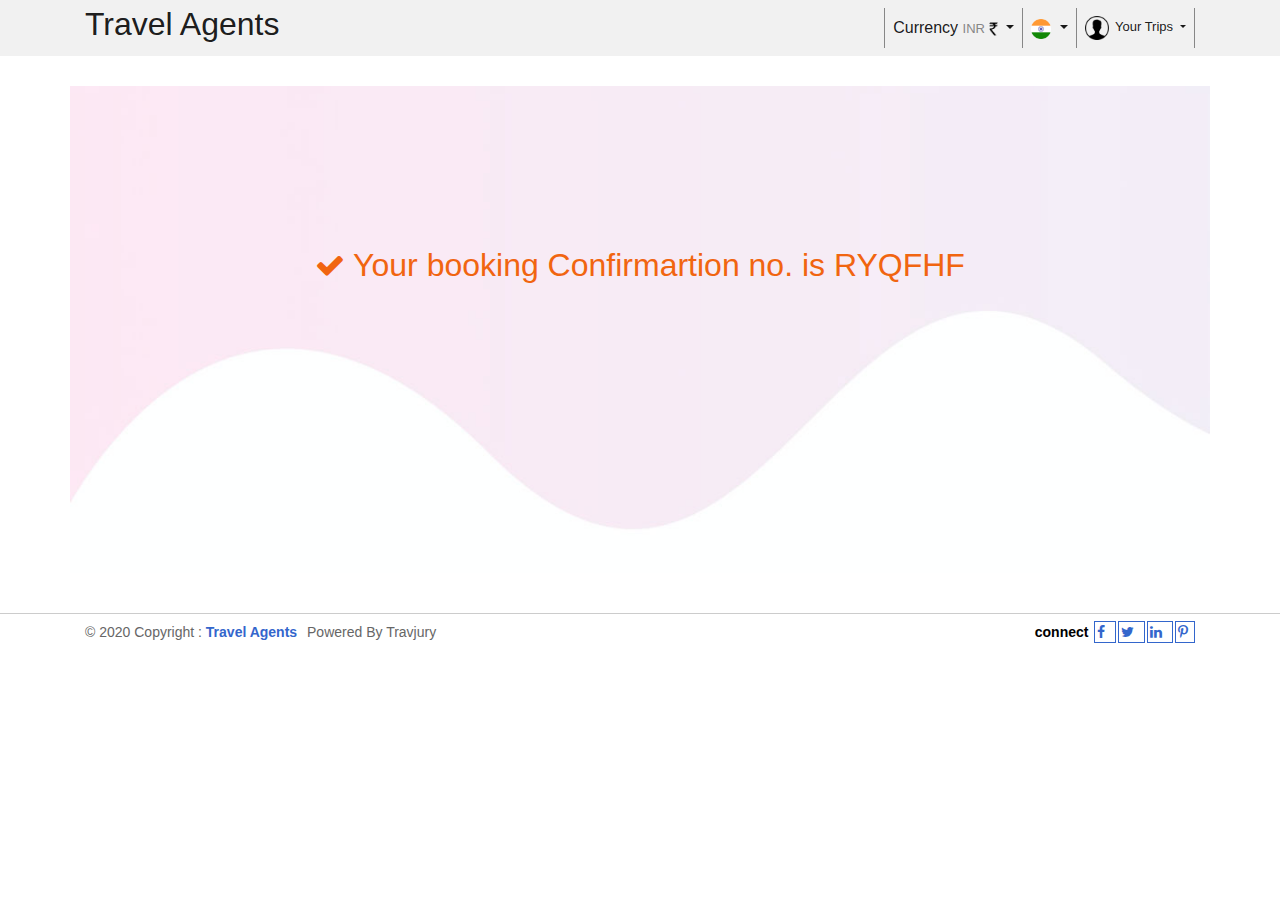
<file: confirmation.html>
<!DOCTYPE html>
<html lang="en">
<head>
    <meta http-equiv="X-UA-Compatible" content="IE=edge">
    <meta charset="utf-8">
    <meta name="viewport" content="width=device-width, initial-scale=1.0">
    <meta name="description" content="">
    <meta name="author" content="">
    <title>Welcome to Travel Agents</title>
    <link rel="shortcut icon" type="image/x-icon" href="assets/images/inner/favicon.png" />
    <link rel="stylesheet" type="text/css" href="calenplugin/css/daterangepicker.css">
    <link rel="stylesheet" type="text/css" href="assets/css/style.css" />
    <link rel="stylesheet" type="text/css" href="assets/css/bootstrap.min.css" />
    <link rel="stylesheet" type="text/css" href="assets/css/animate.css" />
    <link href="assets/font-awesome/css/font-awesome.min.css" rel="stylesheet">
</head>
<body>
    <!--start Header-->
    <header id="header">
        <div class="container">
            <nav class="navbar navbar-expand-lg navbar-light">
                <a href="index.html" class="navbar-brand font-weight-bold wow fadeInDown">
                    <h2>
                    Travel Agents
                     <!--<img src="" class="img-logo img-fluid" alt="logo"/>-->
                  </h2>
                </a>
                <button type="button" class="navbar-toggler" data-toggle="collapse" data-target="#collapsenavbar">
                    <i class="fa fa-align-justify"></i>
                </button>
                <div class="collapse navbar-collapse text-center" id="collapsenavbar">
                    <ul class="navbar-nav ml-auto ">
                        <li class="nav-item dropdown nav-left">
                            <div class="wow fadeInDown" data-wow-delay="70ms">
                                <a href="index.html" class="nav-link dropdown-toggle scroll active" data-toggle="dropdown">
                Currency <span class="inr">INR</span><img src="assets/images/inner/rupees.png" class="curr-img" alt="currency">
              </a >
              <div class="dropdown-menu">
              <a class="dropdown-item" href=""><span class="inr">Australian Dollar</span><img src="assets/images/inner/dollar.png" class="curr1-img" alt="currency"></a>
                                <a class="dropdown-item" href=""><span class="inr">Canadian Dollar</span><img src="assets/images/inner/dollar.png" class="curr1-img" alt="currency"></a>
                                <a class="dropdown-item" href=""><span class="inr">Hong Kong Dollar</span><img src="assets/images/inner/dollar.png" class="curr1-img" alt="currency"></a>
                                <a class="dropdown-item" href=""><span class="inr">Euro</span><img src="assets/images/inner/euro.png" class="curr1-img" alt="currency"></a>
                                <a class="dropdown-item" href=""><span class="inr">Malaysian Ringgit M</span><img src="assets/images/inner/dollar.png" class="curr1-img" alt="currency"></a>
                                <a class="dropdown-item" href=""><span class="inr">Pakistan Rs</span></a>
                                <a class="dropdown-item" href=""><span class="inr">US Dollar</span><img src="assets/images/inner/dollar.png" class="curr1-img" alt="currency"></a>
                            </div>
                    </div>
                </li>
                <li class="nav-item dropdown nav-left">
                    <div class="wow fadeInDown nav-img" data-wow-delay="70ms">
                        <a href="index.html" class="nav-link dropdown-toggle scroll active" data-toggle="dropdown">
                            <img src="assets/images/inner/flag.png" alt="currency">
                        </a>
                        <div class="dropdown-menu">
                            <a class="dropdown-item" href="">UAE</a>
                            <a class="dropdown-item" href="">OMAN</a>
                            <a class="dropdown-item" href="">QATAR</a>
                            <a class="dropdown-item" href="">Bahrain</a>
                            <a class="dropdown-item" href="">Kuwait</a>
                            <a class="dropdown-item" href="">Saudi Arabia</a>
                            <a class="dropdown-item" href="">Middle East</a>
                        </div>
                    </div>
                </li>
                <li class="nav-item dropdown nav-left">
                    <div class="wow fadeInDown nav-img trip" data-wow-delay="70ms">
                        <a href="index.html" class="nav-link dropdown-toggle scroll active" data-toggle="dropdown">
                            <img src="assets/images/inner/user.png" alt="currency">Your Trips
                        </a>
                        <div class="dropdown-menu">
                            <a href="" class="btn-register" data-toggle="modal" data-target="#myModal1">Sign In</a>
                            <br>
                            <a href="" class="btn-register" data-toggle="modal" data-target="#myModal">Now Here ? Register</a>
                            <a class="dropdown-item" href="cancellation.html">Cancellations</a>
                            <a class="dropdown-item" href="change-flight.html">Change Flights</a>
                            <a class="dropdown-item" href="">Check PNR Status</a>
                            <a class="dropdown-item" href="">Print ticket</a>
                            <a class="dropdown-item" href="">Print hotel Voucher</a>
                        </div>
                    </div>
                </li>
            </ul>
        </div>
        </nav>
        </div>
        <div class="clearfix"></div>
    </header>
    <section>
        <div class="container">
            <div class="row confirmDiv">
                <div class="col-12 ">
                   <h2><i class="fa fa-check" aria-hidden="true"></i>Your booking Confirmartion no. is RYQFHF</h2>
                </div>
            </div>
        </div>
    </section>
    <!--start footer-->
    <footer class="page-footer font-small mdb-color pt-2">
        <div class="container">
            <div class="row">
                <div class="col-lg-9 col-md-8 col-12">
                    <!--Copyright-->
                    <p class="text-md-left">© 2020 Copyright :
                        <a href="http://travjury.com">
                            <strong> Travel Agents</strong>
                        </a>Powered By Travjury
                    </p>
                </div>
                <div class="col-lg-3 col-md-4 col-12 foot-social">
                    connect
                    <a class="social-footer" href="https://www.facebook.com/travjurys" target="_blank">
                        <i class="fa fa-facebook"></i>
                    </a>
                    <a class="social-footer" href="https://twitter.com/travjuryS" target="_blank">
                        <i class="fa fa-twitter"></i>
                    </a>
                    <a class="social-footer" href="https://www.linkedin.com/company/travjury-software-pvt-ltd" target="_blank">
                        <i class="fa fa-linkedin"></i>
                    </a>
                    <a class="social-footer" href="https://in.pinterest.com/travjurysoftware/?autologin=true" target="_blank">
                        <i class="fa fa-pinterest-p" aria-hidden="true"></i>
                    </a>
                </div>
            </div>
        </div>
    </footer>
    <!-- The Modal -->
    <div class="modal" id="myModal">
        <div class="modal-dialog">
            <div class="modal-content">

                <!-- Modal Header -->
                <div class="modal-header">
                    <h4 class="modal-title">Get a Cleartrip Account</h4>
                    <button type="button" class="close" data-dismiss="modal"><i class="fa fa-times" aria-hidden="true"></i></button>
                </div>
                <!-- Modal body -->
                <div class="modal-body">
                    <button type="button" class="registerfb" onclick="window.location.href = 'https://www.facebook.com/';"><i class="fa fa-facebook" aria-hidden="true"></i>Sign up with Facebook</button>

                    <form id="loginForm">
                        <div class="container">
                            <p>or, Sign up with your current email address</p>
                            <hr>
                            <label><b>Email</b></label>
                            <input type="email" class="textBox" placeholder="Enter Email" name="email" required>

                            <label><b>Password</b></label>
                            <input type="password" class="textBox" placeholder="Enter Password" name="psw" required>

                            <label><b>Repeat Password</b></label>
                            <input type="password" class="textBox" placeholder="Repeat Password" name="psw-repeat" required>
                            <hr>
                            <p>By creating an account you agree to our <a href="#">Terms & Privacy</a>.</p>
                            <button type="submit" class="registerbtn">Create Account</button>
                        </div>

                        <div class="container signin">
                            <p>Already have an account? <a href="#">Sign in</a>.</p>
                        </div>
                    </form>
                </div>
                <!-- Modal footer -->
                <div class="modal-footer">
                    <button type="button" class="btn btn-primary" data-dismiss="modal">Close</button>
                </div>
            </div>
        </div>
    </div>
    <!-- The Modal -->
    <div class="modal" id="myModal1">
        <div class="modal-dialog">
            <div class="modal-content">
                <!-- Modal Header -->
                <div class="modal-header">
                    <h4 class="modal-title">Sign in to Cleartrip</h4>
                    <button type="button" class="close" data-dismiss="modal"><i class="fa fa-times" aria-hidden="true"></i></button>
                </div>
                <!-- Modal body -->
                <div class="modal-body">
                    <button type="button" class="registerfb"><i class="fa fa-facebook" aria-hidden="true">
                   </i>Sign in with Facebook</button>
                    <form>
                        <div class="container">
                            <p>or Log in with your Cleartrip account</p>
                            <hr>
                            <label><b>Email</b></label>
                            <input type="email" class="textBox" placeholder="Enter Email" name="email" required>
                            <label><b>Password</b></label>
                            <input type="password" class="textBox" placeholder="Enter Password" name="psw" required>
                            <hr>
                            <p>By creating an account you agree to our <a href="#">Terms & Privacy</a>.</p>
                            <button type="submit" class="registerbtn">Sign in</button>
                        </div>
                        <div class="container signin">
                            <p>Don’t have a Cleartrip Account? <a href="">Sign Up</a>.</p>
                        </div>
                    </form>
                </div>
                <!-- Modal footer -->
                <div class="modal-footer">
                    <button type="button" class="btn btn-primary" data-dismiss="modal">Close</button>
                </div>
            </div>
        </div>
    </div>
    <!--End footer-->
    <script src="assets/js/jquery-3.4.1.js"></script>
    <script src="assets/js/wow.min.js"></script>
    <script src="assets/js/bootstrap.min.js"></script>
    <script src="assets/js/custom-dynamic.js"></script>
    <script src="calenplugin/js/moment.min.js"></script>
    <script src="calenplugin/js/daterangepicker.min.js"></script>
    <script src="calenplugin/js/select.js"></script>
</body>
</html>
</file>
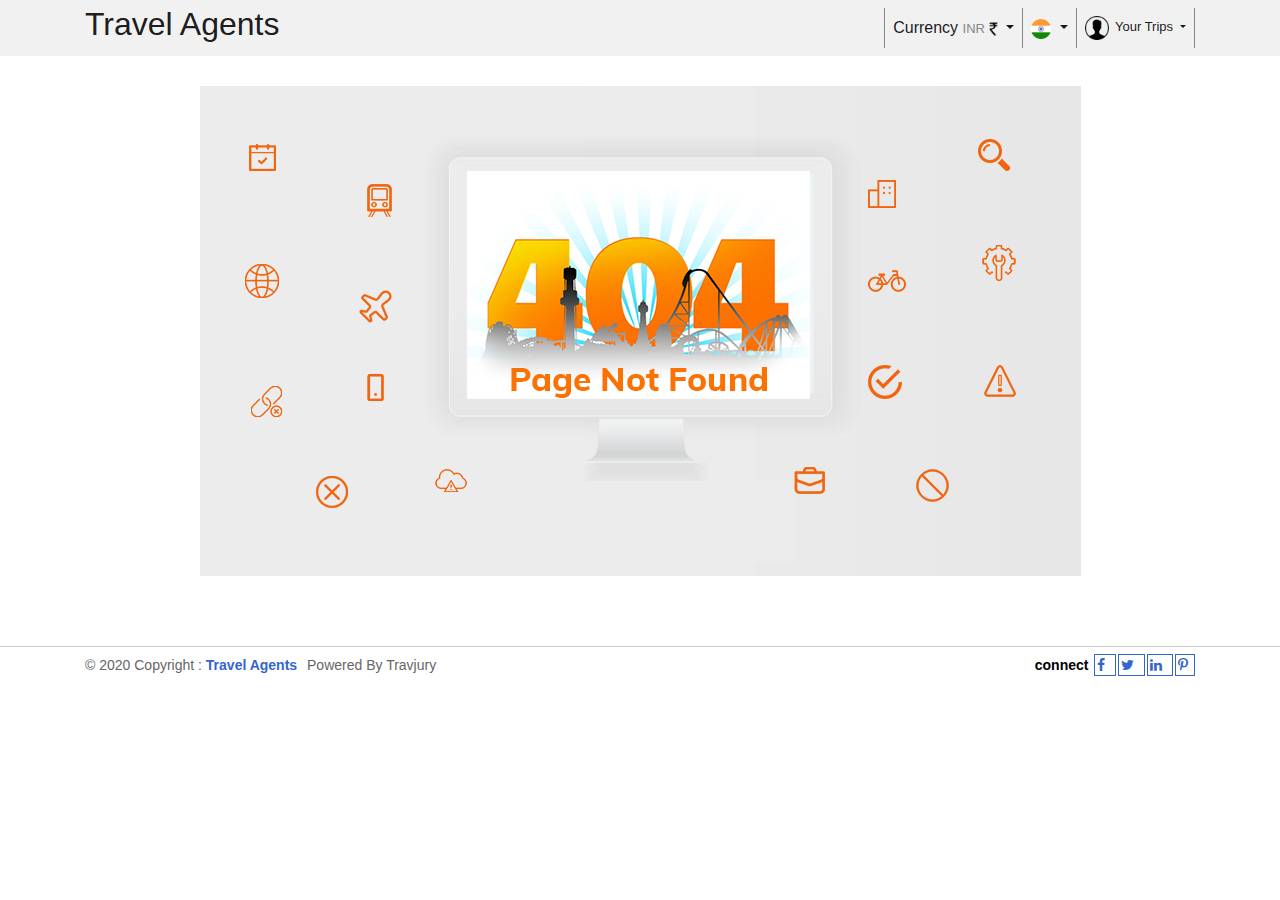
<file: error-page.html>
<!DOCTYPE html>
<html lang="en">
<head>
    <meta http-equiv="X-UA-Compatible" content="IE=edge">
    <meta charset="utf-8">
    <meta name="viewport" content="width=device-width, initial-scale=1.0">
    <meta name="description" content="">
    <meta name="author" content="">
    <title>Welcome to ClearTripClone</title>
    <link rel="shortcut icon" type="image/x-icon" href="assets/images/inner/favicon.png" />
    <link rel="stylesheet" type="text/css" href="calenplugin/css/daterangepicker.css">
    <link rel="stylesheet" type="text/css" href="assets/css/style.css" />
    <link rel="stylesheet" type="text/css" href="assets/css/bootstrap.min.css" />
    <link rel="stylesheet" type="text/css" href="assets/css/animate.css" />
    <link href="assets/font-awesome/css/font-awesome.min.css" rel="stylesheet">
</head>
<body>
    <!--start Header-->
    <header id="header">
        <div class="container">
            <nav class="navbar navbar-expand-lg navbar-light">
                <a href="index.html" class="navbar-brand font-weight-bold wow fadeInDown">
                    <h2>
                    Travel Agents
                     <!--<img src="" class="img-logo img-fluid" alt="logo"/>-->
                  </h2>
                </a>
                <button type="button" class="navbar-toggler" data-toggle="collapse" data-target="#collapsenavbar">
                    <i class="fa fa-align-justify"></i>
                </button>
                <div class="collapse navbar-collapse text-center" id="collapsenavbar">
                    <ul class="navbar-nav ml-auto ">
                        <li class="nav-item dropdown nav-left">
                            <div class="wow fadeInDown" data-wow-delay="70ms">
                                <a href="index.html" class="nav-link dropdown-toggle scroll active" data-toggle="dropdown">
                Currency <span class="inr">INR</span><img src="assets/images/inner/rupees.png" class="curr-img" alt="currency">
              </a >
              <div class="dropdown-menu">
              <a class="dropdown-item" href=""><span class="inr">Australian Dollar</span><img src="assets/images/inner/dollar.png" class="curr1-img" alt="currency"></a>
                                <a class="dropdown-item" href=""><span class="inr">Canadian Dollar</span><img src="assets/images/inner/dollar.png" class="curr1-img" alt="currency"></a>
                                <a class="dropdown-item" href=""><span class="inr">Hong Kong Dollar</span><img src="assets/images/inner/dollar.png" class="curr1-img" alt="currency"></a>
                                <a class="dropdown-item" href=""><span class="inr">Euro</span><img src="assets/images/inner/euro.png" class="curr1-img" alt="currency"></a>
                                <a class="dropdown-item" href=""><span class="inr">Malaysian Ringgit M</span><img src="assets/images/inner/dollar.png" class="curr1-img" alt="currency"></a>
                                <a class="dropdown-item" href=""><span class="inr">Pakistan Rs</span></a>
                                <a class="dropdown-item" href=""><span class="inr">US Dollar</span><img src="assets/images/inner/dollar.png" class="curr1-img" alt="currency"></a>
                            </div>
                    </div>
                </li>
                <li class="nav-item dropdown nav-left">
                    <div class="wow fadeInDown nav-img" data-wow-delay="70ms">
                        <a href="index.html" class="nav-link dropdown-toggle scroll active" data-toggle="dropdown">
                            <img src="assets/images/inner/flag.png" alt="currency">
                        </a>
                        <div class="dropdown-menu">
                            <a class="dropdown-item" href="">UAE</a>
                            <a class="dropdown-item" href="">OMAN</a>
                            <a class="dropdown-item" href="">QATAR</a>
                            <a class="dropdown-item" href="">Bahrain</a>
                            <a class="dropdown-item" href="">Kuwait</a>
                            <a class="dropdown-item" href="">Saudi Arabia</a>
                            <a class="dropdown-item" href="">Middle East</a>
                        </div>
                    </div>
                </li>
                <li class="nav-item dropdown nav-left">
                    <div class="wow fadeInDown nav-img trip" data-wow-delay="70ms">
                        <a href="index.html" class="nav-link dropdown-toggle scroll active" data-toggle="dropdown">
                            <img src="assets/images/inner/user.png" alt="currency">Your Trips
                        </a>
                        <div class="dropdown-menu">
                            <a href="" class="btn-register" data-toggle="modal" data-target="#myModal1">Sign In</a>
                            <br>
                            <a href="" class="btn-register" data-toggle="modal" data-target="#myModal">Now Here ? Register</a>
                            <a class="dropdown-item" href="cancellation.html">Cancellations</a>
                            <a class="dropdown-item" href="change-flight.html">Change Flights</a>
                            <a class="dropdown-item" href="">Check PNR Status</a>
                            <a class="dropdown-item" href="">Print ticket</a>
                            <a class="dropdown-item" href="">Print hotel Voucher</a>
                        </div>
                    </div>
                </li>
            </ul>
        </div>
        </nav>
        </div>
        <div class="clearfix"></div>
    </header>
    <section>
        <div class="container">
            <div class="row">
                <div class="col-12 errorDiv">
                    <img src="assets/images/inner/error.png" alt="error">
                </div>
            </div>
        </div>
    </section>
    <!--start footer-->
    <footer class="page-footer font-small mdb-color pt-2">
        <div class="container">
            <div class="row">
                <div class="col-lg-9 col-md-8 col-12">
                    <!--Copyright-->
                    <p class="text-md-left">© 2020 Copyright :
                        <a href="http://travjury.com">
                            <strong> Travel Agents</strong>
                        </a>Powered By Travjury
                    </p>
                </div>
                <div class="col-lg-3 col-md-4 col-12 foot-social">
                    connect
                    <a class="social-footer" href="https://www.facebook.com/travjurys" target="_blank">
                        <i class="fa fa-facebook"></i>
                    </a>
                    <a class="social-footer" href="https://twitter.com/travjuryS" target="_blank">
                        <i class="fa fa-twitter"></i>
                    </a>
                    <a class="social-footer" href="https://www.linkedin.com/company/travjury-software-pvt-ltd" target="_blank">
                        <i class="fa fa-linkedin"></i>
                    </a>
                    <a class="social-footer" href="https://in.pinterest.com/travjurysoftware/?autologin=true" target="_blank">
                        <i class="fa fa-pinterest-p" aria-hidden="true"></i>
                    </a>
                </div>
            </div>
        </div>
    </footer>
    <!-- The Modal -->
    <div class="modal" id="myModal">
        <div class="modal-dialog">
            <div class="modal-content">

                <!-- Modal Header -->
                <div class="modal-header">
                    <h4 class="modal-title">Get a Cleartrip Account</h4>
                    <button type="button" class="close" data-dismiss="modal"><i class="fa fa-times" aria-hidden="true"></i></button>
                </div>
                <!-- Modal body -->
                <div class="modal-body">
                    <button type="button" class="registerfb" onclick="window.location.href = 'https://www.facebook.com/';"><i class="fa fa-facebook" aria-hidden="true"></i>Sign up with Facebook</button>

                    <form id="loginForm">
                        <div class="container">
                            <p>or, Sign up with your current email address</p>
                            <hr>
                            <label><b>Email</b></label>
                            <input type="email" class="textBox" placeholder="Enter Email" name="email" required>

                            <label><b>Password</b></label>
                            <input type="password" class="textBox" placeholder="Enter Password" name="psw" required>

                            <label><b>Repeat Password</b></label>
                            <input type="password" class="textBox" placeholder="Repeat Password" name="psw-repeat" required>
                            <hr>
                            <p>By creating an account you agree to our <a href="#">Terms & Privacy</a>.</p>
                            <button type="submit" class="registerbtn">Create Account</button>
                        </div>

                        <div class="container signin">
                            <p>Already have an account? <a href="#">Sign in</a>.</p>
                        </div>
                    </form>
                </div>
                <!-- Modal footer -->
                <div class="modal-footer">
                    <button type="button" class="btn btn-primary" data-dismiss="modal">Close</button>
                </div>
            </div>
        </div>
    </div>
    <!-- The Modal -->
    <div class="modal" id="myModal1">
        <div class="modal-dialog">
            <div class="modal-content">
                <!-- Modal Header -->
                <div class="modal-header">
                    <h4 class="modal-title">Sign in to Cleartrip</h4>
                    <button type="button" class="close" data-dismiss="modal"><i class="fa fa-times" aria-hidden="true"></i></button>
                </div>
                <!-- Modal body -->
                <div class="modal-body">
                    <button type="button" class="registerfb"><i class="fa fa-facebook" aria-hidden="true">
                   </i>Sign in with Facebook</button>
                    <form>
                        <div class="container">
                            <p>or Log in with your Cleartrip account</p>
                            <hr>
                            <label><b>Email</b></label>
                            <input type="email" class="textBox" placeholder="Enter Email" name="email" required>
                            <label><b>Password</b></label>
                            <input type="password" class="textBox" placeholder="Enter Password" name="psw" required>
                            <hr>
                            <p>By creating an account you agree to our <a href="#">Terms & Privacy</a>.</p>
                            <button type="submit" class="registerbtn">Sign in</button>
                        </div>
                        <div class="container signin">
                            <p>Don’t have a Cleartrip Account? <a href="">Sign Up</a>.</p>
                        </div>
                    </form>
                </div>
                <!-- Modal footer -->
                <div class="modal-footer">
                    <button type="button" class="btn btn-primary" data-dismiss="modal">Close</button>
                </div>
            </div>
        </div>
    </div>
    <!--End footer-->
    <script src="assets/js/jquery-3.4.1.js"></script>
    <script src="assets/js/wow.min.js"></script>
    <script src="assets/js/bootstrap.min.js"></script>
    <script src="assets/js/custom-dynamic.js"></script>
</body>
</html>
</file>
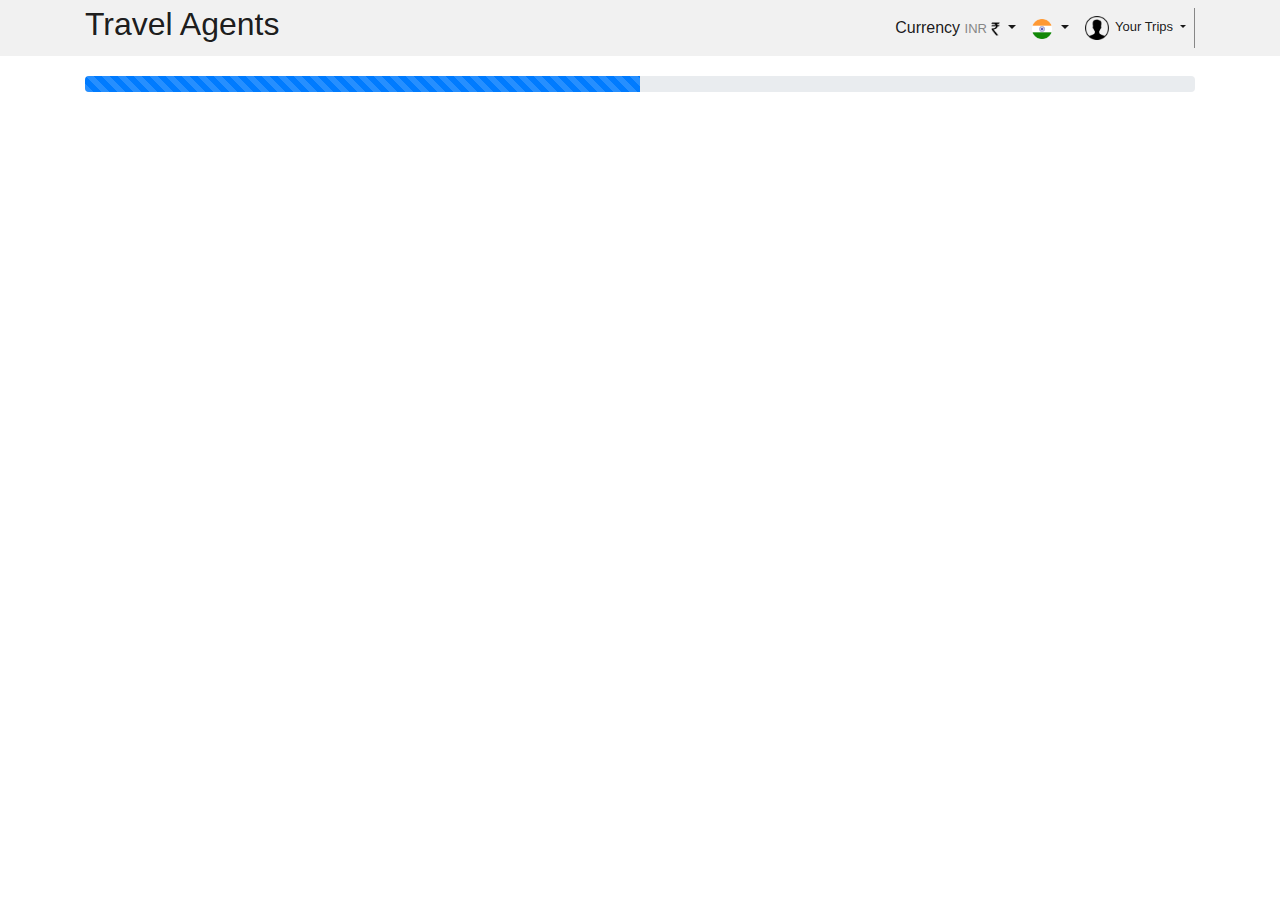
<file: flight-calendar.html>
<!DOCTYPE html>
<html lang="en">
   <head>
      <meta http-equiv="X-UA-Compatible" content="IE=edge">
      <meta charset="utf-8">
      <meta name="viewport" content="width=device-width, initial-scale=1.0"> 
      <meta name="description" content="">
      <meta name="author" content="">
      <title>Welcome to Travel Agents</title>
      <link rel="shortcut icon" type="image/x-icon" href="assets/images/inner/favicon.png" />
      <link rel="stylesheet" type="text/css" href="calenplugin/css/daterangepicker.css">
      <link rel="stylesheet" type="text/css" href="assets/css/style.css" />
      <link rel="stylesheet" type="text/css" href="assets/css/bootstrap.min.css" />
      <link rel="stylesheet" type="text/css" href="assets/css/animate.css" />
      <link href="assets/font-awesome/css/font-awesome.min.css" rel="stylesheet">
   </head>
   <body>
      <!--start Header-->
      <header id="header">
         <div class="container">
            <nav class="navbar navbar-expand-lg navbar-light">
               <a href="index.html" class="navbar-brand font-weight-bold wow fadeInDown">
                  <h2>
                     Travel Agents
                  </h2>
               </a>
               <button type="button" class="navbar-toggler" data-toggle="collapse" data-target="#collapsenavbar">
               <i class="fa fa-align-justify"></i>
               </button>
               <div class="collapse navbar-collapse text-center" id="collapsenavbar">
                  <ul class="navbar-nav ml-auto ">
                     <li class="nav-item dropdown">
                        <div class="wow fadeInDown" data-wow-delay="70ms">
                           <a href="index.html" class="nav-link dropdown-toggle scroll active" data-toggle="dropdown">
                           Currency <span class="inr">INR</span><img src="assets/images/inner/rupees.png" class="curr-img" alt="currency">
                           </a >
                           <div class="dropdown-menu">
                              <a class="dropdown-item" href=""><span class="inr">Australian Dollar</span>
                              <img src="assets/images/inner/dollar.png" class="curr1-img" alt="currency">
                              </a>
                              <a class="dropdown-item" href=""><span class="inr">Canadian Dollar</span><img src="assets/images/inner/dollar.png" class="curr1-img" alt="currency"></a>
                              <a class="dropdown-item" href=""><span class="inr">Hong Kong Dollar</span><img src="assets/images/inner/dollar.png" class="curr1-img" alt="currency"></a>
                              <a class="dropdown-item" href=""><span class="inr">Euro</span><img src="assets/images/inner/euro.png" class="curr1-img" alt="currency"></a>
                              <a class="dropdown-item" href=""><span class="inr">Malaysian Ringgit M</span><img src="assets/images/inner/dollar.png" class="curr1-img" alt="currency"></a>
                              <a class="dropdown-item" href=""><span class="inr">Pakistan Rs</span></a>
                              <a class="dropdown-item" href=""><span class="inr">US Dollar</span><img src="assets/images/inner/dollar.png" class="curr1-img" alt="currency"></a>
                           </div>
                        </div>
                     </li>
                     <li class="nav-item dropdown">
                        <div class="wow fadeInDown nav-img" data-wow-delay="70ms">
                           <a href="index.html" class="nav-link dropdown-toggle scroll active" data-toggle="dropdown">
                           <img src="assets/images/inner/flag.png" alt="flag">
                           </a>
                           <div class="dropdown-menu">
                              <a class="dropdown-item" href="">UAE</a>
                              <a class="dropdown-item" href="">OMAN</a>
                              <a class="dropdown-item" href="">QATAR</a>
                              <a class="dropdown-item" href="">Bahrain</a>
                              <a class="dropdown-item" href="">Kuwait</a>
                              <a class="dropdown-item" href="">Saudi Arabia</a>
                              <a class="dropdown-item" href="">Middle East</a>
                           </div>
                        </div>
                     </li>
                     <li class="nav-item dropdown">
                        <div class="wow fadeInDown nav-img trip" data-wow-delay="70ms">
                           <a href="index.html" class="nav-link dropdown-toggle scroll active" data-toggle="dropdown">
                           <img src="assets/images/inner/user.png" alt="user">Your Trips
                           </a>
                           <div class="dropdown-menu">
                              <a href="" class="btn-register" data-toggle="modal" data-target="#myModal1">Sign In</a>
                              <br>
                              <a href="" class="btn-register" data-toggle="modal" data-target="#myModal">Now Here ? Register</a>
                              <a class="dropdown-item" href="">Quick Tools</a>
                              <a class="dropdown-item" href="cancellation.html">Cancellations</a>
                              <a class="dropdown-item" href="change-flight.html">Change Flights</a>
                              <a class="dropdown-item" href="">Check PNR Status</a>
                              <a class="dropdown-item" href="">Print ticket</a>
                              <a class="dropdown-item" href="">Print hotel Voucher</a>
                           </div>
                        </div>
                     </li>
                  </ul>
               </div>
            </nav>
         </div>
         <div class="clearfix"></div>
      </header>
      <div class="container progressBar">
         <div class="row">
            <div class="col-12 prog-One">
               <div class="progress">
                  <div class="progress-bar progress-bar-striped progress-bar-animated">
                  </div>
               </div>
            </div>
         </div>
      </div>
      <!--end header-->
      <section class="loader" style="display: none;">
         <section id="section-hotel">
            <div class="container">
               <div class="row">
                  <div class="col-lg-6 col-md-12 col-12 butonDiv">
                     <button type="button" class="flight-one"><i class="fa fa-play" aria-hidden="true"></i> Modify Search</button>
                     <div class="row hiddenDiv-flight" style="display: none;">
                        <div class="col-12">
                           <div class="wayDiv">
                              <label><input type="radio" name="colorRadio" value="red">  One Way</label>
                              <label><input type="radio" name="colorRadio" value="green">  Round Trip</label>
                              <label><input type="radio" name="colorRadio" value="blue">  Multi-city</label>
                           </div>
                           <div class="red box" id ="redbox1">
                              <form id="myForm">
                                                <div class="row">
                                                    <div class="col-md-12 col-lg-6 col-xl-6 col-12">
                                                        <div class="form-group">
                                                            <label>From *</label>
                                                            <select id="country" name="country" class="custom-select form-control">
                                                            </select>
                                                        </div>
                                                    </div>
                                                    <div class="col-md-12 col-lg-6 col-xl-6 col-12">
                                                        <div class="form-group">
                                                            <label>To*</label>
                                                            <select id="country1" name ="country1" class="custom-select form-control">
                                                            </select>
                                                        </div>
                                                    </div>
                                                    <div class="col-md-12 col-lg-12 col-xl-12 col-12">
                                                        <div class="row">
                                                            <div class="col-md-12 col-lg-6 col-xl-6 col-12">
                                                                <div class="form-group">
                                                                    <label>Depart on*</label>
                                                                    <div class="input-group margin-bottom-sm">
                                                                        <input type="text" value="" id="picker" name="picker" class="form-control" required>
                                                                        <div class="input-group-append">
                                                                            <span class="input-group-text"><i class="fa fa-calendar fa-fw"></i></span>
                                                                        </div>
                                                                    </div>
                                                                </div>
                                                            </div>
                                                        </div>
                                                    </div>
                                                    <div class="col-md-12 col-lg-3 col-xl-3 col-12">
                                                        <div class="form-group">
                                                            <label>Adult*</label>
                                                            <select id="adultDiv" name="adultDiv" class="custom-select form-control">
                                                                <option value="">12+yr</option>
                                                                <option value="1">1</option>
                                                                <option value="2">2</option>
                                                                <option value="3">3</option>
                                                                <option value="4">4</option>
                                                                <option value="5">5</option>
                                                                <option value="6">6</option>
                                                                <option value="7">7</option>
                                                                <option value="8">8</option>
                                                                <option value="9">9</option>
                                                            </select>
                                                        </div>
                                                    </div>
                                                    <div class="col-md-12 col-lg-3 col-xl-3 col-12">
                                                        <div class="form-group">
                                                            <label>Children*</label>
                                                            <select id="childDiv" name="childDiv" class="custom-select form-control">
                                                                <option value="">0+11yr</option>
                                                                <option value="1">1</option>
                                                                <option value="2">2</option>
                                                                <option value="3">3</option>
                                                                <option value="1">4</option>
                                                                <option value="2">5</option>
                                                                <option value="3">6</option>
                                                                <option value="1">7</option>
                                                                <option value="2">8</option>
                                                                <option value="3">9</option>
                                                                <option value="2">10</option>
                                                                <option value="3">11</option>
                                                            </select>
                                                        </div>
                                                    </div>
                                                    <div class="col-md-12 col-lg-3 col-xl-3 col-12">
                                                        <div class="form-group">
                                                            <label>Infants*</label>
                                                            <select id="infantDiv" name="infantDiv" class="custom-select form-control">
                                                                <option value="" >Select</option>
                                                                <option value="1">0</option>
                                                                <option value="2">1</option>
                                                            </select>
                                                        </div>
                                                    </div>
                                                </div>
                                                <div class="col-12 toggleDiv">
                                                    <i class="fa fa-play" aria-hidden="true"></i>
                                                    <b>More options:</b> Class of travel, Airline preference 
                                                </div>
                                                <div class="row hiddenDiv" style="display: none;">
                                                    <div class="col-md-12 col-lg-6 col-xl-6 col-12">
                                                        <div class="form-group">
                                                            <label>Class of Travel</label>
                                                            <select id="economyDiv" name="economyDiv" class="custom-select form-control">
                                                                <option value="">Select</option>
                                                                <option value="1">Economy</option>
                                                                <option value="2">Business</option>
                                                                <option value="3">First</option>
                                                                <option value="4">Premium Economy</option>
                                                            </select>
                                                        </div>
                                                    </div>
                                                    <div class="col-md-12 col-lg-6 col-xl-6 col-12">
                                                        <div class="form-group">
                                                            <label>Preferred Airline</label>
                                                            <input type="text" class="form-control" placeholder="Airline Name" name="fname" id="fname" />
                                                        </div>
                                                    </div>
                                                </div>
                                                <div class="buttonDiv float-right">
                                                     <input type="submit" name="submit" class="submitButton" value="Search Flights">
                                                </div>
                                            </form>
                                        </div>
                                        <div class="green box" style="display: none;">
                                              <form id="secondForm">
                                                <div class="row">
                                                    <div class="col-md-12 col-lg-6 col-xl-6 col-12">
                                                        <div class="form-group">
                                                            <label>From *</label>
                                                            <select id="country2" name ="country2" class="custom-select form-control">
                                                            </select>
                                                        </div>
                                                    </div>
                                                    <div class="col-md-12 col-lg-6 col-xl-6 col-12">
                                                        <div class="form-group">
                                                            <label>To*</label>
                                                            <select id="country3" name ="country3" class="custom-select form-control">
                                                            </select>
                                                        </div>
                                                    </div>
                                                    <div class="col-md-12 col-lg-12 col-xl-12 col-12">
                                                        <div class="row">
                                                            <div class="col-md-12 col-lg-6 col-xl-6 col-12">
                                                                <div class="form-group">
                                                                    <label>Depart on*</label>
                                                                    <div class="input-group margin-bottom-sm">
                                                                        <input type="text" value="10/24/1984" id="picker1" name="picker" class="form-control" required>
                                                                        <div class="input-group-append">
                                                                            <span class="input-group-text"><i class="fa fa-calendar fa-fw"></i></span>
                                                                        </div>
                                                                    </div>
                                                                </div>
                                                            </div>
                                                            <div class="col-md-12 col-lg-6 col-xl-6 col-12">
                                                                <div class="form-group">
                                                                    <label>Return on*</label>
                                                                    <div class="input-group margin-bottom-sm">
                                                                        <input type="text" value="10/24/1984" id="picker2" name="picker" class="form-control" required>
                                                                        <div class="input-group-append">
                                                                            <span class="input-group-text"><i class="fa fa-calendar fa-fw"></i></span>
                                                                        </div>
                                                                    </div>
                                                                </div>
                                                            </div>
                                                        </div>
                                                    </div>
                                                    <div class="col-md-12 col-lg-3 col-xl-3 col-12">
                                                        <div class="form-group">
                                                            <label>Adult*</label>
                                                            <select id="adultOneDiv" name="adultOneDiv" class="custom-select form-control">
                                                                <option value="">12+yr</option>
                                                                <option value="1">1</option>
                                                                <option value="2">2</option>
                                                                <option value="3">3</option>
                                                                <option value="4">4</option>
                                                                <option value="5">5</option>
                                                                <option value="6">6</option>
                                                                <option value="7">7</option>
                                                                <option value="8">8</option>
                                                                <option value="9">9</option>
                                                            </select>
                                                        </div>
                                                    </div>
                                                    <div class="col-md-12 col-lg-3 col-xl-3 col-12">
                                                        <div class="form-group">
                                                            <label>Children*</label>
                                                        <select id="childOneDiv" name="childOneDiv" class="custom-select form-control">
                                                                <option value="">2-11yr</option>
                                                                <option value="1">1</option>
                                                                <option value="2">2</option>
                                                                <option value="3">3</option>
                                                                <option value="4">4</option>
                                                                <option value="5">5</option>
                                                                <option value="6">6</option>
                                                                <option value="7">7</option>
                                                                <option value="8">8</option>
                                                                <option value="9">9</option>
                                                                <option value="10">10</option>
                                                                <option value="11">11</option>
                                                            </select>
                                                        </div>
                                                    </div>
                                                    <div class="col-md-12 col-lg-3 col-xl-3 col-12">
                                                        <div class="form-group">
                                                            <label>Infants*</label>
                                                            <select id="infantOneDiv" name="infantOneDiv" class="custom-select form-control">
                                                                <option value="">Below 2yr
                                                                </option>
                                                                <option value="1">0</option>
                                                                <option value="2">1</option>
                                                            </select>
                                                        </div>
                                                    </div>
                                                </div>
                                                <div class="col-12 toggleDiv">
                                                    <i class="fa fa-play" aria-hidden="true"></i><b>More options:</b> Class of travel, Airline preference
                                                </div>
                                                <div class="row hiddenDiv" style="display: none;">
                                                    <div class="col-md-12 col-lg-6 col-xl-6 col-12">
                                                        <div class="form-group">
                                                            <label>Class of Travel</label>
                                                            <select id="travelClass" name="travelClass" class="custom-select form-control">  
                                                                <option value="">Select</option>
                                                                <option value="1">Economy</option>
                                                                <option value="2">Business</option>
                                                                <option value="3">First</option>
                                                                <option value="4">Premium Economy</option>
                                                            </select>
                                                        </div>
                                                    </div>
                                                    <div class="col-md-12 col-lg-6 col-xl-6 col-12">
                                                        <div class="form-group">
                                                            <label>Preferred Airline</label>
                                                            <input type="text" class="form-control" placeholder="Airline Name" name=airName id=airName />
                                                        </div>
                                                    </div>
                                                </div>
                                                <div class="buttonDiv float-right">
                                                   <input type="submit" name="submit" value="Search Flights" class="submitButton">
                                                </div>
                                            </form>
                                            </div>
                                            <div class="blue box" style="display: none;">
                                            <form id="thirdForm">
                                                <div class="row">
                                                    <div class="col-md-12 col-lg-4 col-xl-4 col-12">
                                                        <div class="form-group">
                                                            <label>From*</label>
                                                            <select id="country4" name ="country4" class="custom-select form-control">
                                                            </select>
                                                        </div>
                                                    </div>
                                                    <div class="col-md-12 col-lg-4 col-xl-4 col-12">
                                                        <div class="form-group">
                                                            <label>To*</label>
                                                            <select id="country5" name ="country5" class="custom-select form-control">
                                                            </select>
                                                        </div>
                                                    </div>
                                                    <div class="col-md-12 col-lg-4 col-xl-4 col-12">
                                                        <div class="form-group">
                                                            <label>Depart on*</label>
                                                            <div class="input-group margin-bottom-sm">
                                                                <input type="text" value="10/24/1984" id="picker3" name="picker" class="form-control" required>
                                                                <div class="input-group-append">
                                                                    <span class="input-group-text"><i class="fa fa-calendar fa-fw"></i></span>
                                                                </div>
                                                            </div>
                                                        </div>
                                                    </div>
                                                    <div class="col-md-12 col-lg-4 col-xl-4 col-12">
                                                        <div class="form-group">
                                                            <label>From *</label>
                                                           <select id="country6" name ="country6" class="custom-select form-control">
                                                            </select>
                                                        </div>
                                                    </div>
                                                    <div class="col-md-12 col-lg-4 col-xl-4 col-12">
                                                        <div class="form-group">
                                                            <label>To*</label>
                                                            <select id="country7" name ="country7" class="custom-select form-control">
                                                            </select>
                                                        </div>
                                                    </div>
                                                    <div class="col-md-12 col-lg-4 col-xl-4 col-12">
                                                        <div class="form-group">
                                                            <label>Depart on*</label>
                                                            <div class="input-group margin-bottom-sm">
                                                                <input type="text" value="10/24/1984" id="picker4" name="picker" class="form-control" required>
                                                                <div class="input-group-append">
                                                                    <span class="input-group-text"><i class="fa fa-calendar fa-fw"></i></span>
                                                                </div>
                                                            </div>
                                                        </div>
                                                    </div>
                                                    <div class="col-md-12 col-lg-4 col-xl-4 col-12">
                                                        <div class="form-group">
                                                            <label>From *</label>
                                                            <select id="country8" name ="country8" class="custom-select form-control">
                                                            </select>
                                                        </div>
                                                    </div>
                                                    <div class="col-md-12 col-lg-4 col-xl-4 col-12">
                                                        <div class="form-group">
                                                            <label>To*</label>
                                                            <select id="country9" name ="country9" class="custom-select form-control">
                                                            </select>
                                                        </div>
                                                    </div>
                                                    <div class="col-md-12 col-lg-4 col-xl-4 col-12">
                                                        <div class="form-group">
                                                            <label>Depart on*</label>
                                                            <div class="input-group margin-bottom-sm">
                                                                <input type="text" value="10/24/1984" id="picker5" name="picker" class="form-control" required>
                                                                <div class="input-group-append">
                                                                    <span class="input-group-text"><i class="fa fa-calendar fa-fw"></i></span>
                                                                </div>
                                                            </div>
                                                        </div>
                                                    </div>
                                                    <div class="col-md-12 col-lg-3 col-xl-3 col-12">
                                                        <div class="form-group">
                                                            <label>Adult*</label>
                                                            <select id="selectAdult" name="selectAdult" class="custom-select form-control">
                                                                <option value="">12+yr</option>
                                                                <option value="1">1</option>
                                                                <option value="2">2</option>
                                                                <option value="3">3</option>
                                                                <option value="4">4</option>
                                                                <option value="5">5</option>
                                                                <option value="6">6</option>
                                                                <option value="7">7</option>
                                                                <option value="8">8</option>
                                                                <option value="9">9</option>
                                                            </select>
                                                        </div>
                                                    </div>
                                                    <div class="col-md-12 col-lg-3 col-xl-3 col-12">
                                                        <div class="form-group">
                                                            <label>Children*</label>
                                                            <select id="selectChild" name="selectChild" class="custom-select form-control">
                                                                <option value="">2-11yr</option>
                                                                <option value="1">1</option>
                                                                <option value="2">2</option>
                                                                <option value="3">3</option>
                                                                <option value="4">4</option>
                                                                <option value="5">5</option>
                                                                <option value="6">6</option>
                                                                <option value="7">7</option>
                                                                <option value="8">8</option>
                                                                <option value="9">9</option>
                                                                <option value="10">10</option>
                                                                <option value="11">11</option>
                                                            </select>
                                                        </div>
                                                    </div>
                                                    <div class="col-md-12 col-lg-3 col-xl-3 col-12">
                                                        <div class="form-group">
                                                            <label>Infants*</label>
                                                            <select id="selectInfant" name="selectInfant" class="custom-select form-control">
                                                                <option value="">Below 2yr</option>
                                                                <option value="1">0</option>
                                                                <option value="2">1</option>
                                                            </select>
                                                        </div>
                                                    </div>
                                                    <div class="col-md-12 col-lg-3 col-xl-3 col-12">
                                                        <div class="form-group">
                                                            <label>Class of Travel</label>
                                                            <select id="selectClass" name="selectClass" class="custom-select form-control">
                                                                <option value="">Economy</option>
                                                                <option value="1">Business</option>
                                                                <option value="2">First</option>
                                                                <option value="3">Premium Economy</option>
                                                            </select>
                                                        </div>
                                                    </div>
                                                </div>
                                                <div class="buttonDiv float-right">
                                                    <input type="submit" name="submit" Value="Search Flights" class="submitButton">
                                                </div>
                                            </form>
                           </div>
                        </div>
                     </div>
                  </div>
                  <div class="col-lg-3 col-md-3 col-12 listInner text-right">
                     <a href="flight-details.html" class="listDiv"><i class="fa fa-list" aria-hidden="true"></i>List</a>
                     <a href="flight-calendar.html" class="calDiv" id="calendar"><i class="fa fa-calendar" aria-hidden="true"></i>Calendar</a>
                  </div>
                  <div class="col-lg-3 col-md-3 col-12 listInner text-right">
                     <span class="listDiv"><i class="fa fa-plane" aria-hidden="true"></i>All Flights</span>
                     <span class="calDiv"><i class="fa fa-stop" aria-hidden="true"></i>Non Stop</span>
                  </div>
               </div>
            </div>
         </section>
         <!--section-->
         <section>
            <div class="container">
               <div class="row">
                  <!--left portion start-->
                  <div class="col-md-12 col-lg-3 col-xl-3 col-xs-12 mx-auto mt-3 ">
                     <div class="filter-head text-left">
                        <h6>25 of 65 Flights</h6>
                     </div>
                     <div class="filter-area">
                        <div class="price-filter filter">
                           <h5><i class="fa fa-usd"></i> Price</h5>
                           <div class="slidecontainer">
                              <input type="range" min="1" max="100" value="90" class="slider" id="myRange">
                              <p>Value: <span id="tripDur"></span></p>
                           </div>
                        </div>
                     </div>
                     <div class="filter-area">
                        <h6>Stops</h6>
                        <ul>
                           <li>
                              <input type="checkbox">0 Stop
                           </li>
                           <li>
                              <input type="checkbox">1 Stop
                           </li>
                           <li>
                              <input type="checkbox">2 Stop
                           </li>
                           <li>
                              <input type="checkbox">Above 2 Stop
                           </li>
                        </ul>
                     </div>
                     <div class="filter-area">
                        <h6>Departure Time</h6>
                        <ul>
                           <li>
                              <input type="checkbox">Early Morning<span class="float-right">
                              12am - 8am
                              </span>
                           </li>
                           <li>
                              <input type="checkbox"> Morning<span class="float-right">
                              8am - 12pm
                              </span>
                           </li>
                           <li>
                              <input type="checkbox">Mid Day<span class="float-right">
                              12pm - 4pm
                              </span>
                           </li>
                           <li>
                              <input type="checkbox">Evening
                              <span class="float-right">
                              4pm - 8pm
                              </span>
                           </li>
                           <li>
                              <input type="checkbox">Night
                              <span class="float-right">
                              8pm - 12am
                              </span>
                           </li>
                        </ul>
                     </div>
                     <div class="filter-area">
                        <h6>Airlines</h6>
                        <ul>
                           <li>
                              <input type="checkbox">Show Multi-airlines itineraries
                           </li>
                           <li>
                              <input type="checkbox">Air Asia
                              <span class="float-right">
                              ₹ 4,939
                              </span>
                           </li>
                           <li>
                              <input type="checkbox">Air India
                              <span class="float-right">
                              ₹ 5,515
                              </span>
                           </li>
                           <li>
                              <input type="checkbox">Go Air
                              <span class="float-right">
                              ₹ 5,676
                              </span>
                           </li>
                           <li>
                              <input type="checkbox">Indigo
                              <span class="float-right">
                              ₹ 4,976
                              </span>
                           </li>
                           <li>
                              <input type="checkbox">SpiceJet
                              <span class="float-right">
                              ₹ 4,939
                              </span>
                           </li>
                           <li>
                              <input type="checkbox">Vistara
                              <span class="float-right">
                              ₹ 5,025
                              </span>
                           </li>
                        </ul>
                     </div>
                     <div class="filter-area">
                        <h6>Trip Duration in Hours</h6>
                        <div class="slidecontainer">
                           <input type="range" min="1" max="100" value="50" class="slider" id="myRange1">
                           <p>Value: <span id="layOver"></span></p>
                        </div>
                     </div>
                     <div class="filter-area">
                        <h6>Layover Duration in Hours</h6>
                        <div class="slidecontainer">
                           <input type="range" min="1" max="100" value="80" class="slider" id="myRangeThree">
                           <p>Value: <span id="layOver1"></span></p>
                        </div>
                     </div>
                  </div>
                  <!--left portion end-->
                  <!--right portion start-->
                  <div class="col-md-12 col-lg-9 col-xl-9 col-sm-12 mx-auto mt-3 hotel-listing">
                     <!-- START: HOTEL LIST VIEW -->
                     <div class="row">
                        <div class="col wow zoomIn">
                           <div class="hotel-list-view">
                              <div class="container-fluid calendar-size">
                                 <header>
                                    <h4 class="display-4 mb-4 mt-3 text-center">March 2020</h4>
                                    <div class="row d-none d-sm-flex p-1 text-dark">
                                       <h5 class="col-sm p-1 text-center">Sun</h5>
                                       <h5 class="col-sm p-1 text-center">Mon</h5>
                                       <h5 class="col-sm p-1 text-center">Tue</h5>
                                       <h5 class="col-sm p-1 text-center">Wed</h5>
                                       <h5 class="col-sm p-1 text-center">Thu</h5>
                                       <h5 class="col-sm p-1 text-center">Fri</h5>
                                       <h5 class="col-sm p-1 text-center">Sat</h5>
                                    </div>
                                 </header>
                                 <div class="row border border-right-0 border-bottom-0">
                                    <div class="day col-sm p-2 border border-left-0 border-top-0 text-truncate d-none d-sm-inline-block bg-light text-muted">
                                       <h5 class="row align-items-center">
                                          <span class="date col-1">29</span>
                                          <small class="col d-sm-none text-center text-muted">Sun</small>
                                          <span class="col-1"></span>
                                       </h5>
                                       <p class="d-sm-none">No Info</p>
                                    </div>
                                    <div class="day col-sm p-2 border border-left-0 border-top-0 text-truncate d-none d-sm-inline-block bg-light text-muted">
                                       <h5 class="row align-items-center">
                                          <span class="date col-1">30</span>
                                          <small class="col d-sm-none text-center text-muted">Mon</small>
                                          <span class="col-1"></span>
                                       </h5>
                                       <p class="d-sm-none">No Flight</p>
                                    </div>
                                    <div class="day col-sm p-2 border border-left-0 border-top-0 text-truncate d-none d-sm-inline-block bg-light text-muted">
                                       <h5 class="row align-items-center">
                                          <span class="date col-1">31</span>
                                          <small class="col d-sm-none text-center text-muted">Tue</small>
                                          <span class="col-1"></span>
                                       </h5>
                                       <p class="d-sm-none">No Info</p>
                                    </div>
                                    <div class="day col-sm p-2 border border-left-0 border-top-0 text-truncate ">
                                       <h5 class="row align-items-center">
                                          <span class="date col-1">1</span>
                                          <small class="col d-sm-none text-center text-muted">Wed</small>
                                          <span class="col-1"></span>
                                       </h5>
                                       <a href="booking.html" class="event d-block p-1 pl-2 pr-2 mb-1" title="Flight Fare">₹ 5,423</a>
                                       <p class="cal-arrow pl-2"><i class="fa fa-long-arrow-right" aria-hidden="true"></i>Go Air</p>
                                       <p class="updateCal pt-4">Updated 7 days ago</p>
                                    </div>
                                    <div class="day col-sm p-2 border border-left-0 border-top-0 text-truncate ">
                                       <h5 class="row align-items-center">
                                          <span class="date col-1">2</span>
                                          <small class="col d-sm-none text-center text-muted">Thu</small>
                                          <span class="col-1"></span>
                                       </h5>
                                       <a href="booking.html" class="event d-block p-1 pl-2 pr-2 mb-1" title="Flight Fare">₹ 7,523</a>
                                       <p class="cal-arrow pl-2"><i class="fa fa-long-arrow-right" aria-hidden="true"></i>Go Air</p>
                                       <p class="updateCal pt-4">Updated 7 days ago</p>
                                    </div>
                                    <div class="day col-sm p-2 border border-left-0 border-top-0 text-truncate ">
                                       <h5 class="row align-items-center">
                                          <span class="date col-1">3</span>
                                          <small class="col d-sm-none text-center text-muted">Fri</small>
                                          <span class="col-1"></span>
                                       </h5>
                                       <a href="booking.html" class="event d-block p-1 pl-2 pr-2 mb-1" title="Flight Fare">₹ 6,423</a>
                                       <p class="cal-arrow pl-2"><i class="fa fa-long-arrow-right" aria-hidden="true"></i>IndiGo</p>
                                       <p class="updateCal pt-4">Updated 7 days ago</p>
                                    </div>
                                    <div class="day col-sm p-2 border border-left-0 border-top-0 text-truncate ">
                                       <h5 class="row align-items-center">
                                          <span class="date col-1">4</span>
                                          <small class="col d-sm-none text-center text-muted">Sat</small>
                                          <span class="col-1"></span>
                                       </h5>
                                       <a href="booking.html" class="event d-block p-1 pl-2 pr-2 mb-1" title="Flight Fare">₹ 7,023</a>
                                       <p class="cal-arrow pl-2"><i class="fa fa-long-arrow-right" aria-hidden="true"></i>IndiGo</p>
                                       <p class="updateCal pt-4">Updated 7 days ago</p>
                                    </div>
                                    <div class="w-100"></div>
                                    <div class="day col-sm p-2 border border-left-0 border-top-0 text-truncate ">
                                       <h5 class="row align-items-center">
                                          <span class="date col-1">5</span>
                                          <small class="col d-sm-none text-center text-muted">Sunday</small>
                                          <span class="col-1"></span>
                                       </h5>
                                       <a href="booking.html" class="event d-block p-1 pl-2 pr-2 mb-1" title="Flight Fare">₹ 6,323</a>
                                       <p class="cal-arrow pl-2"><i class="fa fa-long-arrow-right" aria-hidden="true"></i>SpiceJet</p>
                                       <p class="updateCal pt-4">Updated 7 days ago</p>
                                    </div>
                                    <div class="day col-sm p-2 border border-left-0 border-top-0 text-truncate ">
                                       <h5 class="row align-items-center">
                                          <span class="date col-1">6</span>
                                          <small class="col d-sm-none text-center text-muted">Monday</small>
                                          <span class="col-1"></span>
                                       </h5>
                                       <a href="booking.html" class="event d-block p-1 pl-2 pr-2 mb-1" title="Flight Fare">₹ 5,423</a>
                                       <p class="cal-arrow pl-2"><i class="fa fa-long-arrow-right" aria-hidden="true"></i>SpiceJet</p>
                                       <p class="updateCal pt-4">Updated 7 days ago</p>
                                    </div>
                                    <div class="day col-sm p-2 border border-left-0 border-top-0 text-truncate ">
                                       <h5 class="row align-items-center">
                                          <span class="date col-1">7</span>
                                          <small class="col d-sm-none text-center text-muted">Tuesday</small>
                                          <span class="col-1"></span>
                                       </h5>
                                       <a href="booking.html" class="event d-block p-1 pl-2 pr-2 mb-1" title="Flight Fare">₹ 7,423</a>
                                       <p class="cal-arrow pl-2"><i class="fa fa-long-arrow-right" aria-hidden="true"></i>Go Air</p>
                                       <p class="updateCal pt-4">Updated 7 days ago</p>
                                    </div>
                                    <div class="day col-sm p-2 border border-left-0 border-top-0 text-truncate ">
                                       <h5 class="row align-items-center">
                                          <span class="date col-1">8</span>
                                          <small class="col d-sm-none text-center text-muted">Wednesday</small>
                                          <span class="col-1"></span>
                                       </h5>
                                       <a href="booking.html" class="event d-block p-1 pl-2 pr-2 mb-1" title="Flight Fare">₹ 4,623</a>
                                       <p class="cal-arrow pl-2"><i class="fa fa-long-arrow-right" aria-hidden="true"></i>Go Air</p>
                                       <p class="updateCal pt-4">Updated 7 days ago</p>
                                    </div>
                                    <div class="day col-sm p-2 border border-left-0 border-top-0 text-truncate ">
                                       <h5 class="row align-items-center">
                                          <span class="date col-1">9</span>
                                          <small class="col d-sm-none text-center text-muted">Thursday</small>
                                          <span class="col-1"></span>
                                       </h5>
                                       <a href="booking.html" class="event d-block p-1 pl-2 pr-2 mb-1" title="Flight Fare">₹ 7,123</a>
                                       <p class="cal-arrow pl-2"><i class="fa fa-long-arrow-right" aria-hidden="true"></i>IndiGo</p>
                                       <p class="updateCal pt-4">Updated 7 days ago</p>
                                    </div>
                                    <div class="day col-sm p-2 border border-left-0 border-top-0 text-truncate ">
                                       <h5 class="row align-items-center">
                                          <span class="date col-1">10</span>
                                          <small class="col d-sm-none text-center text-muted">Friday</small>
                                          <span class="col-1"></span>
                                       </h5>
                                       <a href="booking.html" class="event d-block p-1 pl-2 pr-2 mb-1" title="Flight Fare">₹ 5,623</a>
                                       <p class="cal-arrow pl-2"><i class="fa fa-long-arrow-right" aria-hidden="true"></i>IndiGo</p>
                                       <p class="updateCal pt-4">Updated 7 days ago</p>
                                    </div>
                                    <div class="day col-sm p-2 border border-left-0 border-top-0 text-truncate ">
                                       <h5 class="row align-items-center">
                                          <span class="date col-1">11</span>
                                          <small class="col d-sm-none text-center text-muted">Saturday</small>
                                          <span class="col-1"></span>
                                       </h5>
                                       <a href="booking.html" class="event d-block p-1 pl-2 pr-2 mb-1" title="Flight Fare">₹ 6,993</a>
                                       <p class="cal-arrow pl-2"><i class="fa fa-long-arrow-right" aria-hidden="true"></i>SpiceJet</p>
                                       <p class="updateCal pt-4">Updated 7 days ago</p>
                                    </div>
                                    <div class="w-100"></div>
                                    <div class="day col-sm p-2 border border-left-0 border-top-0 text-truncate ">
                                       <h5 class="row align-items-center">
                                          <span class="date col-1">12</span>
                                          <small class="col d-sm-none text-center text-muted">Sunday</small>
                                          <span class="col-1"></span>
                                       </h5>
                                       <p class="d-sm-none"></p>
                                    </div>
                                    <div class="day col-sm p-2 border border-left-0 border-top-0 text-truncate ">
                                       <h5 class="row align-items-center">
                                          <span class="date col-1">13</span>
                                          <small class="col d-sm-none text-center text-muted">Monday</small>
                                          <span class="col-1"></span>
                                       </h5>
                                       <a href="booking.html" class="event d-block p-1 pl-2 pr-2 mb-1" title="Flight Fare">₹ 7,523</a>
                                       <p class="cal-arrow pl-2"><i class="fa fa-long-arrow-right" aria-hidden="true"></i>SpiceJet</p>
                                       <p class="updateCal pt-4">Updated 7 days ago</p>
                                    </div>
                                    <div class="day col-sm p-2 border border-left-0 border-top-0 text-truncate ">
                                       <h5 class="row align-items-center">
                                          <span class="date col-1">14</span>
                                          <small class="col d-sm-none text-center text-muted">Tuesday</small>
                                          <span class="col-1"></span>
                                       </h5>
                                       <a  href="booking.html" class="event d-block p-1 pl-2 pr-2 mb-1" title="Flight Fare">₹ 6,923</a>
                                       <p class="cal-arrow pl-2"><i class="fa fa-long-arrow-right" aria-hidden="true"></i>Go Air</p>
                                       <p class="updateCal pt-4">Updated 7 days ago</p>
                                    </div>
                                    <div class="day col-sm p-2 border border-left-0 border-top-0 text-truncate ">
                                       <h5 class="row align-items-center">
                                          <span class="date col-1">15</span>
                                          <small class="col d-sm-none text-center text-muted">Wednesday</small>
                                          <span class="col-1"></span>
                                       </h5>
                                       <p class="d-sm-none"></p>
                                    </div>
                                    <div class="day col-sm p-2 border border-left-0 border-top-0 text-truncate ">
                                       <h5 class="row align-items-center">
                                          <span class="date col-1">16</span>
                                          <small class="col d-sm-none text-center text-muted">Thursday</small>
                                          <span class="col-1"></span>
                                       </h5>
                                       <a  href="booking.html" class="event d-block p-1 pl-2 pr-2 mb-1" title="Flight Fare">₹ 5,423</a>
                                       <p class="cal-arrow pl-2"><i class="fa fa-long-arrow-right" aria-hidden="true"></i>Go Air</p>
                                       <p class="updateCal pt-4">Updated 7 days ago</p>
                                    </div>
                                    <div class="day cal-back col-sm p-2 border border-left-0 border-top-0 text-truncate ">
                                       <h5 class="row align-items-center">
                                          <span class="date col-1">17</span><span class="fare-best"><i>Best Fare</i></span>
                                          <small class="col d-sm-none text-center text-muted">Friday</small>
                                          <span class="col-1"></span>
                                       </h5>
                                       <a href="booking.html" class="event d-block p-1 pl-2 pr-2 mb-1" title="Flight Fare">₹ 3,323</a>
                                       <p class="cal-arrow pl-2"><i class="fa fa-long-arrow-right" aria-hidden="true"></i>IndiGo</p>
                                       <p class="updateCal pt-4">Updated 7 days ago</p>
                                    </div>
                                    <div class="day col-sm p-2 cal-back border border-left-0 border-top-0 text-truncate ">
                                       <h5 class="row align-items-center">
                                          <span class="date col-1">18</span><span class="fare-best"><i>Best Fare</i></span>
                                          <small class="col d-sm-none text-center text-muted">Saturday</small>
                                          <span class="col-1"></span>
                                       </h5>
                                       <a href="booking.html" class="event d-block p-1 pl-2 pr-2 mb-1" title="Flight Fare">₹ 3,023</a>
                                       <p class="cal-arrow pl-2"><i class="fa fa-long-arrow-right" aria-hidden="true"></i>Go Air</p>
                                       <p class="updateCal pt-4">Updated 7 days ago</p>
                                    </div>
                                    <div class="w-100"></div>
                                    <div class="day col-sm p-2 border border-left-0 border-top-0 text-truncate ">
                                       <h5 class="row align-items-center">
                                          <span class="date col-1">19</span>
                                          <small class="col d-sm-none text-center text-muted">Sunday</small>
                                          <span class="col-1"></span>
                                       </h5>
                                       <a href="booking.html" class="event d-block p-1 pl-2 pr-2 mb-1" title="Flight Fare">₹ 5,423</a>
                                       <p class="cal-arrow pl-2"><i class="fa fa-long-arrow-right" aria-hidden="true"></i>IndiGo</p>
                                       <p class="updateCal pt-4">Updated 7 days ago</p>
                                    </div>
                                    <div class="day col-sm p-2 border border-left-0 border-top-0 text-truncate ">
                                       <h5 class="row align-items-center">
                                          <span class="date col-1">20</span>
                                          <small class="col d-sm-none text-center text-muted">Monday</small>
                                          <span class="col-1"></span>
                                       </h5>
                                       <a href="booking.html" class="event d-block p-1 pl-2 pr-2 mb-1" title="Flight Fare">₹ 7,423</a>
                                       <p class="cal-arrow pl-2"><i class="fa fa-long-arrow-right" aria-hidden="true"></i>SpiceJet</p>
                                       <p class="updateCal pt-4">Updated 7 days ago</p>
                                    </div>
                                    <div class="day col-sm p-2 border border-left-0 border-top-0 text-truncate ">
                                       <h5 class="row align-items-center">
                                          <span class="date col-1">21</span>
                                          <small class="col d-sm-none text-center text-muted">Tuesday</small>
                                          <span class="col-1"></span>
                                       </h5>
                                    </div>
                                    <div class="day col-sm p-2 cal-back border border-left-0 border-top-0 text-truncate ">
                                       <h5 class="row align-items-center">
                                          <span class="date col-1">22</span><span class="fare-best"><i>Best Fare</i></span>
                                          <small class="col d-sm-none text-center text-muted">Wednesday</small>
                                          <span class="col-1"></span>
                                       </h5>
                                       <a href="booking.html" class="event d-block p-1 pl-2 pr-2 mb-1" title="Flight Fare">₹ 3,423</a>
                                       <p class="cal-arrow pl-2"><i class="fa fa-long-arrow-right" aria-hidden="true"></i>Go Air</p>
                                       <p class="updateCal pt-4">Updated 7 days ago</p>
                                    </div>
                                    <div class="day col-sm p-2 border border-left-0 border-top-0 text-truncate ">
                                       <h5 class="row align-items-center">
                                          <span class="date col-1">23</span>
                                          <small class="col d-sm-none text-center text-muted">Thursday</small>
                                          <span class="col-1"></span>
                                       </h5>
                                       <a href="booking.html" class="event d-block p-1 pl-2 pr-2 mb-1" title="Flight Fare">₹ 6,493</a>
                                       <p class="cal-arrow pl-2"><i class="fa fa-long-arrow-right" aria-hidden="true"></i>SpiceJet</p>
                                       <p class="updateCal pt-4">Updated 7 days ago</p>
                                    </div>
                                    <div class="day col-sm p-2 border border-left-0 border-top-0 text-truncate ">
                                       <h5 class="row align-items-center">
                                          <span class="date col-1">24</span>
                                          <small class="col d-sm-none text-center text-muted">Friday</small>
                                          <span class="col-1"></span>
                                       </h5>
                                    </div>
                                    <div class="day col-sm p-2 border border-left-0 border-top-0 text-truncate ">
                                       <h5 class="row align-items-center">
                                          <span class="date col-1">25</span>
                                          <small class="col d-sm-none text-center text-muted">Saturday</small>
                                          <span class="col-1"></span>
                                       </h5>
                                       <a href="booking.html" class="event d-block p-1 pl-2 pr-2 mb-1" title="Flight Fare">₹ 6,666</a>
                                       <p class="cal-arrow pl-2"><i class="fa fa-long-arrow-right" aria-hidden="true"></i>IndiGo</p>
                                       <p class="updateCal pt-4">Updated 7 days ago</p>
                                    </div>
                                    <div class="w-100"></div>
                                    <div class="day col-sm p-2 border border-left-0 border-top-0 text-truncate ">
                                       <h5 class="row align-items-center">
                                          <span class="date col-1">26</span>
                                          <small class="col d-sm-none text-center text-muted">Sunday</small>
                                          <span class="col-1"></span>
                                       </h5>
                                    </div>
                                    <div class="day col-sm p-2 border border-left-0 border-top-0 text-truncate ">
                                       <h5 class="row align-items-center">
                                          <span class="date col-1">27</span>
                                          <small class="col d-sm-none text-center text-muted">Monday</small>
                                          <span class="col-1"></span>
                                       </h5>
                                    </div>
                                    <div class="day col-sm p-2 border border-left-0 border-top-0 text-truncate ">
                                       <h5 class="row align-items-center">
                                          <span class="date col-1">28</span>
                                          <small class="col d-sm-none text-center text-muted">Tuesday</small>
                                          <span class="col-1"></span>
                                       </h5>
                                       <a href="booking.html" class="event d-block p-1 pl-2 pr-2 mb-1" title="Flight Fare">₹ 7,423</a>
                                       <p class="cal-arrow pl-2"><i class="fa fa-long-arrow-right" aria-hidden="true"></i>SpiceJet</p>
                                       <p class="updateCal pt-4">Updated 7 days ago</p>
                                    </div>
                                    <div class="day col-sm p-2 border border-left-0 border-top-0 text-truncate ">
                                       <h5 class="row align-items-center">
                                          <span class="date col-1">29</span>
                                          <small class="col d-sm-none text-center text-muted">Wednesday</small>
                                          <span class="col-1"></span>
                                       </h5>
                                       <a href="booking.html" class="event d-block p-1 pl-2 pr-2 mb-1" title="Flight Fare">₹ 6,423</a>
                                       <p class="cal-arrow pl-2"><i class="fa fa-long-arrow-right" aria-hidden="true"></i>IndiGo</p>
                                       <p class="updateCal pt-4">Updated 7 days ago</p>
                                    </div>
                                    <div class="day col-sm p-2 border border-left-0 border-top-0 text-truncate ">
                                       <h5 class="row align-items-center">
                                          <span class="date col-1">30</span>
                                          <small class="col d-sm-none text-center text-muted">Thursday</small>
                                          <span class="col-1"></span>
                                       </h5>
                                       <a href="booking.html" class="event d-block p-1 pl-2 pr-2 mb-1" title="Flight Fare">₹ 7,523</a>
                                       <p class="cal-arrow pl-2"><i class="fa fa-long-arrow-right" aria-hidden="true"></i>SpiceJet</p>
                                       <p class="updateCal pt-4">Updated 7 days ago</p>
                                    </div>
                                    <div class="day col-sm p-2 border border-left-0 border-top-0 text-truncate d-none d-sm-inline-block bg-light text-muted">
                                       <h5 class="row align-items-center">
                                          <span class="date col-1">1</span>
                                          <small class="col d-sm-none text-center text-muted">Friday</small>
                                          <span class="col-1"></span>
                                       </h5>
                                       <p class="d-sm-none">No Flight</p>
                                    </div>
                                    <div class="day col-sm p-2 border border-left-0 border-top-0 text-truncate d-none d-sm-inline-block bg-light text-muted">
                                       <h5 class="row align-items-center">
                                          <span class="date col-1">2</span>
                                          <small class="col d-sm-none text-center text-muted">Saturday</small>
                                          <span class="col-1"></span>
                                       </h5>
                                       <p class="d-sm-none">No Info</p>
                                    </div>
                                    <div class="w-100"></div>
                                    <div class="day col-sm p-2 border border-left-0 border-top-0 text-truncate d-none d-sm-inline-block bg-light text-muted">
                                       <h5 class="row align-items-center">
                                          <span class="date col-1">3</span>
                                          <small class="col d-sm-none text-center text-muted">Sunday</small>
                                          <span class="col-1"></span>
                                       </h5>
                                       <p class="d-sm-none">No Flight</p>
                                    </div>
                                    <div class="day col-sm p-2 border border-left-0 border-top-0 text-truncate d-none d-sm-inline-block bg-light text-muted">
                                       <h5 class="row align-items-center">
                                          <span class="date col-1">4</span>
                                          <small class="col d-sm-none text-center text-muted">Monday</small>
                                          <span class="col-1"></span>
                                       </h5>
                                       <p class="d-sm-none">No Info</p>
                                    </div>
                                    <div class="day col-sm p-2 border border-left-0 border-top-0 text-truncate d-none d-sm-inline-block bg-light text-muted">
                                       <h5 class="row align-items-center">
                                          <span class="date col-1">5</span>
                                          <small class="col d-sm-none text-center text-muted">Tuesday</small>
                                          <span class="col-1"></span>
                                       </h5>
                                       <p class="d-sm-none">No Flight</p>
                                    </div>
                                    <div class="day col-sm p-2 border border-left-0 border-top-0 text-truncate d-none d-sm-inline-block bg-light text-muted">
                                       <h5 class="row align-items-center">
                                          <span class="date col-1">6</span>
                                          <small class="col d-sm-none text-center text-muted">Wednesday</small>
                                          <span class="col-1"></span>
                                       </h5>
                                       <p class="d-sm-none">No Info</p>
                                    </div>
                                    <div class="day col-sm p-2 border border-left-0 border-top-0 text-truncate d-none d-sm-inline-block bg-light text-muted">
                                       <h5 class="row align-items-center">
                                          <span class="date col-1">7</span>
                                          <small class="col d-sm-none text-center text-muted">Thursday</small>
                                          <span class="col-1"></span>
                                       </h5>
                                       <p class="d-sm-none">No Flight</p>
                                    </div>
                                    <div class="day col-sm p-2 border border-left-0 border-top-0 text-truncate d-none d-sm-inline-block bg-light text-muted">
                                       <h5 class="row align-items-center">
                                          <span class="date col-1">8</span>
                                          <small class="col d-sm-none text-center text-muted">Friday</small>
                                          <span class="col-1"></span>
                                       </h5>
                                       <p class="d-sm-none">No Info</p>
                                    </div>
                                    <div class="day col-sm p-2 border border-left-0 border-top-0 text-truncate d-none d-sm-inline-block bg-light text-muted">
                                       <h5 class="row align-items-center">
                                          <span class="date col-1">9</span>
                                          <small class="col d-sm-none text-center text-muted">Saturday</small>
                                          <span class="col-1"></span>
                                       </h5>
                                       <p class="d-sm-none">No Info</p>
                                    </div>
                                 </div>
                              </div>
                           </div>
                        </div>
                     </div>
                  </div>
               </div>
            </div>
         </section>
         <!--end Section1-->
         <!-- The Modal -->
         <div class="modal" id="myModal">
            <div class="modal-dialog">
               <div class="modal-content">
                  <div class="modal-header">
                     <h4 class="modal-title">Get a Cleartrip Account</h4>
                     <button type="button" class="close" data-dismiss="modal"><i class="fa fa-times" aria-hidden="true"></i></button>
                  </div>
                  <!-- Modal body -->
                  <div class="modal-body">
                     <button type="button" class="registerfb" onclick="window.location.href = 'https://www.facebook.com/';"><i class="fa fa-facebook" aria-hidden="true"></i>Sign up with Facebook</button>
                     <form>
                        <div class="container">
                           <p>or, Sign up with your current email address</p>
                           <hr>
                           <label><b>Email</b></label>
                           <input type="email" class="textBox" placeholder="Enter Email" name="email" required>
                           <label><b>Password</b></label>
                           <input type="password" class="textBox" placeholder="Enter Password" name="psw" required>
                           <label><b>Repeat Password</b></label>
                           <input type="password" class="textBox" placeholder="Repeat Password" name="psw-repeat" required>
                           <hr>
                           <p>By creating an account you agree to our <a href="#">Terms & Privacy</a>.</p>
                           <button type="submit" class="registerbtn">Create Account</button>
                        </div>
                        <div class="container signin">
                           <p>Already have an account? <a href="#">Sign in</a>.</p>
                        </div>
                     </form>
                  </div>
                  <!-- Modal footer -->
                  <div class="modal-footer">
                     <button type="button" class="btn btn-primary" data-dismiss="modal">Close</button>
                  </div>
               </div>
            </div>
         </div>
         <!-- The Modal -->
         <div class="modal" id="myModal1">
            <div class="modal-dialog">
               <div class="modal-content">
                  <!-- Modal Header -->
                  <div class="modal-header">
                     <h4 class="modal-title">Sign in to Cleartrip</h4>
                     <button type="button" class="close" data-dismiss="modal"><i class="fa fa-times" aria-hidden="true"></i></button>
                  </div>
                  <!-- Modal body -->
                  <div class="modal-body">
                     <button type="button" class="registerfb"><i class="fa fa-facebook" aria-hidden="true">
                     </i>Sign in with Facebook</button>
                     <form>
                        <div class="container">
                           <p>or Log in with your Cleartrip account</p>
                           <hr>
                           <label><b>Email</b></label>
                           <input type="email" class="textBox" placeholder="Enter Email" name="email" required>
                           <label><b>Password</b></label>
                           <input type="password" class="textBox" placeholder="Enter Password" name="psw" required>
                           <hr>
                           <p>By creating an account you agree to our <a href="#">Terms & Privacy</a>.</p>
                           <button type="submit" class="registerbtn">Sign in</button>
                        </div>
                        <div class="container signin">
                           <p>Don’t have a Cleartrip Account? <a href="">Sign Up</a>.</p>
                        </div>
                     </form>
                  </div>
                  <!-- Modal footer -->
                  <div class="modal-footer">
                     <button type="button" class="btn btn-primary" data-dismiss="modal">Close</button>
                  </div>
               </div>
            </div>
         </div>
         <!--start footer-->
         <footer class="page-footer font-small mdb-color pt-2">
            <div class="container">
               <div class="row">
                  <div class="col-lg-9 col-md-8 col-12">
                     <div class="text-center text-md-left">
                        <!--Copyright-->
                        <p class="text-md-left">© 2020 Copyright :
                           <a href="http://travjury.com">
                           <strong> Travel Agents</strong>
                           </a>Powered By Travjury
                        </p>
                     </div>
                  </div>
                  <div class="col-lg-3 col-md-4 col-12 foot-social ">
                     connect
                     <a class="social-footer" href="https://www.facebook.com/travjurys" target="_blank">
                     <i class="fa fa-facebook"></i>
                     </a>
                     <a class="social-footer" href="https://twitter.com/travjuryS" target="_blank">
                     <i class="fa fa-twitter"></i>
                     </a>
                     <a class="social-footer" href="https://www.linkedin.com/company/travjury-software-pvt-ltd" target="_blank">
                     <i class="fa fa-linkedin"></i>
                     </a>
                     <a class="social-footer" href="https://in.pinterest.com/travjurysoftware/?autologin=true" target="_blank">
                     <i class="fa fa-pinterest-p" aria-hidden="true"></i>
                     </a>
                  </div>
               </div>
            </div>
         </footer>
      </section>
      <!--End footer-->
      <script src="assets/js/jquery-3.4.1.js"></script>
      <script src="assets/js/jquery.validate.min.js"></script>
      <script  src="assets/js/countries.js"></script>
      <script src="assets/js/validate.js"></script>
      <script src="assets/js/wow.min.js"></script>
      <script src="assets/js/bootstrap.min.js"></script>
      <script src="assets/js/custom-dynamic.js"></script>
      <script src="assets/js/range.js"></script>
      <script src="calenplugin/js/moment.min.js"></script>
      <script src="calenplugin/js/daterangepicker.min.js"></script>
      <script src="calenplugin/js/select.js"></script>
   </body>
</html>
</file>
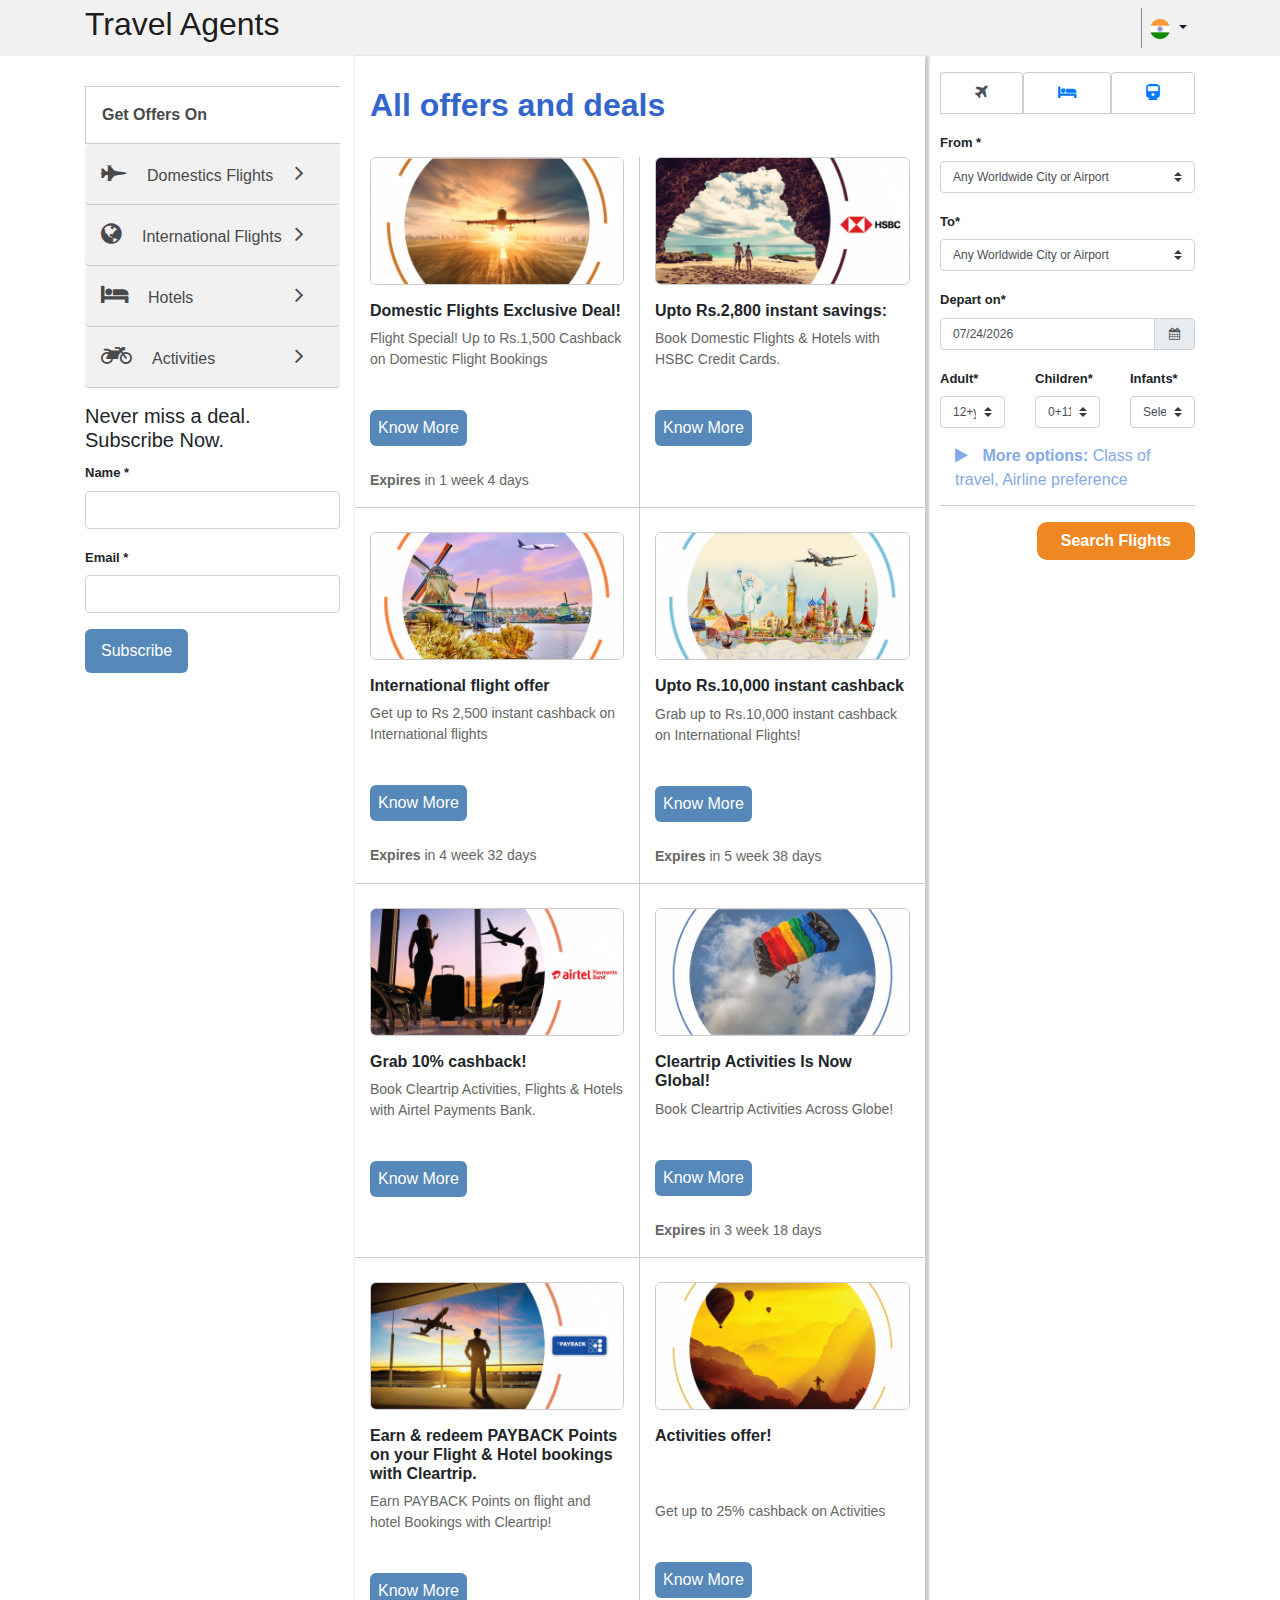
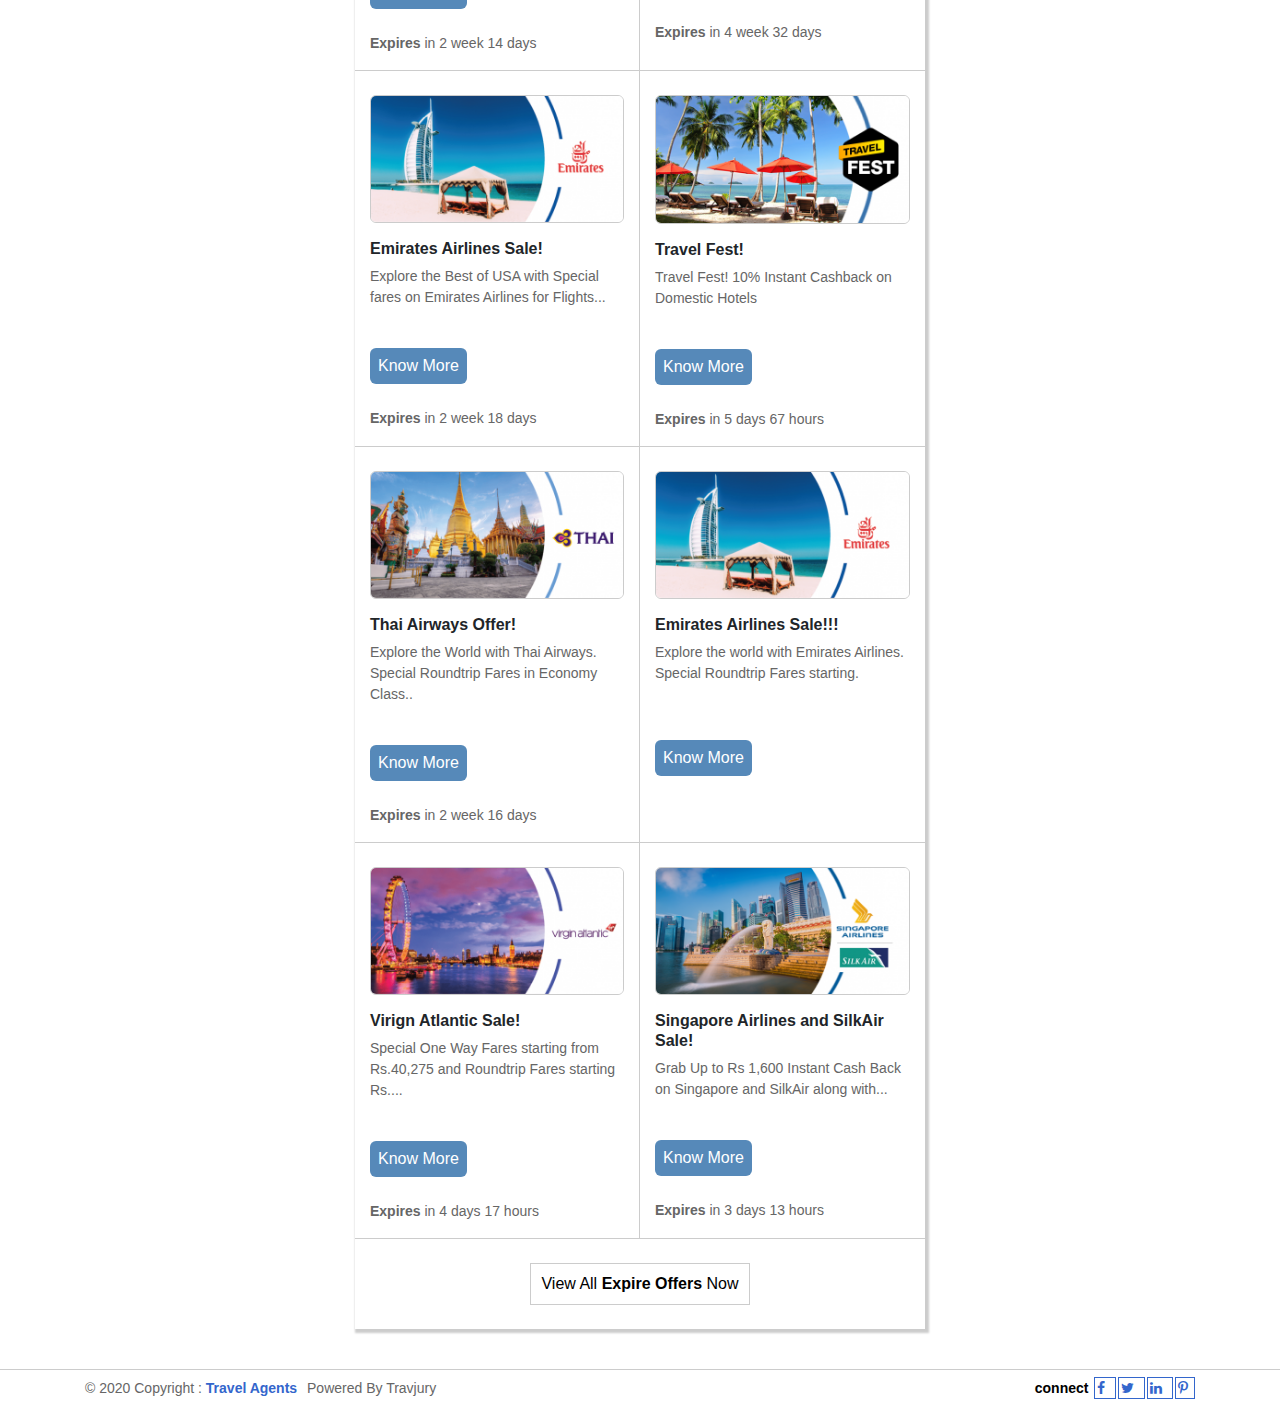
<file: flight-deals.html>
<!DOCTYPE html>
<html lang="en">
   <head>
      <meta http-equiv="X-UA-Compatible" content="IE=edge">
      <meta charset="utf-8">
      <meta name="viewport" content="width=device-width, initial-scale=1.0">
      <meta name="description" content="">
      <meta name="author" content="">
      <title>Welcome to ClearTripClone</title>
      <link rel="shortcut icon" type="image/x-icon" href="assets/images/inner/favicon.png" />
      <link rel="stylesheet" type="text/css" href="calenplugin/css/daterangepicker.css">
      <link rel="stylesheet" type="text/css" href="assets/css/style.css" />
      <link rel="stylesheet" type="text/css" href="assets/css/bootstrap.min.css" />
      <link rel="stylesheet" type="text/css" href="assets/css/animate.css" />
      <link href="assets/font-awesome/css/font-awesome.min.css" rel="stylesheet">
   </head>
   <body>
      <!--start Header-->
      <header id="header">
         <div class="container">
            <nav class="navbar navbar-expand-lg navbar-light">
               <a href="index.html" class="navbar-brand font-weight-bold wow fadeInDown">
                  <h2>
                     Travel Agents
                     <!--<img src="" class="img-logo img-fluid" alt="logo"/>-->
                  </h2>
               </a>
               <button type="button" class="navbar-toggler" data-toggle="collapse" data-target="#collapsenavbar">
               <i class="fa fa-align-justify"></i>
               </button>
               <div class="collapse navbar-collapse text-center" id="collapsenavbar">
                  <ul class="navbar-nav ml-auto ">
                     <li class="nav-item dropdown nav-left">
                        <div class="wow fadeInDown nav-img" data-wow-delay="70ms">
                           <a href="index.html" class="nav-link dropdown-toggle scroll active" data-toggle="dropdown">
                           <img src="assets/images/inner/flag.png" alt="currency">
                           </a>
                           <div class="dropdown-menu">
                              <a class="dropdown-item" href="">UAE</a>
                              <a class="dropdown-item" href="">OMAN</a>
                              <a class="dropdown-item" href="">QATAR</a>
                              <a class="dropdown-item" href="">Bahrain</a>
                              <a class="dropdown-item" href="">Kuwait</a>
                              <a class="dropdown-item" href="">Saudi Arabia</a>
                              <a class="dropdown-item" href="">Middle East</a>
                           </div>
                        </div>
                     </li>
                  </ul>
               </div>
            </nav>
         </div>
         <div class="clearfix"></div>
      </header>
      <!--end header-->
      <section id="section-one">
         <div class="container">
            <div class="row">
               <div class="col-lg-3 col-xl-3 col-md-4 col-12 mb-3 ">
                  <ul class="nav nav-pills flex-column" id="myTab" role="tablist">
                     <li class="nav-item">
                        <a class="nav-link active" id="deal-tab" data-toggle="tab" href="#deal" role="tab" aria-controls="deal" aria-selected="true">
                        <b>Get Offers On</b>
                        </a>
                     </li>
                     <li class="nav-item">
                        <a class="nav-link" id="domestic-tab" data-toggle="tab" href="#domestic" role="tab" aria-controls="domestic" aria-selected="false"> <i class="fa fa-fighter-jet" aria-hidden="true"></i>Domestics Flights<i class="fa fa-angle-right float-right" aria-hidden="true"></i></a>
                     </li>
                     <li class="nav-item">
                        <a class="nav-link" id="international-tab" data-toggle="tab" href="#international" role="tab" aria-controls="international" aria-selected="false"><i class="fa fa-globe" aria-hidden="true"></i>International Flights<i class="fa fa-angle-right float-right" aria-hidden="true"></i></a>
                     </li>
                     <li class="nav-item">
                        <a class="nav-link" id="hotel-tab" data-toggle="tab" href="#hotel" role="tab" aria-controls="hotel" aria-selected="false"><i class="fa fa-bed" aria-hidden="true"></i>Hotels <i class="fa fa-angle-right float-right" aria-hidden="true"></i></a>
                     </li>
                     <li class="nav-item">
                        <a class="nav-link" href="activities.html" role="tab" aria-selected="false"><i class="fa fa-motorcycle" aria-hidden="true"></i>Activities<i class="fa fa-angle-right float-right" aria-hidden="true"></i></a>
                     </li>
                  </ul>
                  <h5 class="pt-3">Never miss a deal. Subscribe Now.</h5>
                  <form>
                  <label>Name *</label>
                  <div class="form-group">
                     <input type="text" name="nameOne" class="form-control" required>
                  </div>
                  <label>Email *</label>
                  <div class="form-group ">
                     <input type="email" name="emailDiv" class="form-control" required>
                  </div>
                  <button type="submit" class="flightDealSub">Subscribe</button>
               </div>
               </form>
               <!-- /.col-md-4 -->
               <div class="col-lg-6 col-xl-6 col-md-8 col-12 flight-search">
                  <div class="tab-content" id="myTabContent">
                     <div class="tab-pane fade show active" id="deal" role="tabpanel" aria-labelledby="deal-tab">
                        <h3 class="pb-4">All offers and deals</h3>
                        <div class="row dealDivOne">
                           <div class="col-md-12 col-lg-6 col-xl-6 col-12 exclusiveDiv">
                              <img src="assets/images/flight-deal/deal.png" alt="flight-deal-img">
                              <h5 class="pt-3">Domestic Flights Exclusive Deal!</h5>
                              <p>Flight Special! Up to Rs.1,500 Cashback on Domestic Flight Bookings</p>
                              <button class="mt-4 flightDealBtn">Know More</button>
                              <p class="pt-4"><b>Expires</b> in 1 week 4 days</p>
                           </div>
                           <div class="col-md-12 col-lg-6 col-xl-6 col-12">
                              <img src="assets/images/flight-deal/deal1.png" alt="flight-deal-img">
                              <h5 class="pt-3">Upto Rs.2,800 instant savings:</h5>
                              <p>Book Domestic Flights & Hotels with HSBC Credit Cards.</p>
                              <button class="mt-4 flightDealBtn">Know More</button>
                           </div>
                        </div>
                        <div class="row dealDivOne">
                           <div class="col-md-12 col-lg-6 col-xl-6 col-12 exclusiveDiv pt-4">
                              <img src="assets/images/flight-deal/deal2.png" alt="flight-deal-img">
                              <h5 class="pt-3">International flight offer</h5>
                              <p>Get up to Rs 2,500 instant cashback on International flights</p>
                              <button class="mt-4 flightDealBtn">Know More</button>
                              <p class="pt-4"><b>Expires</b> in 4 week 32 days</p>
                           </div>
                           <div class="col-md-12 col-lg-6 col-xl-6 col-12 pt-4">
                              <img src="assets/images/flight-deal/deal3.png" alt="flight-deal-img">
                              <h5 class="pt-3">Upto Rs.10,000 instant cashback</h5>
                              <p>Grab up to Rs.10,000 instant cashback on International Flights!</p>
                              <button class="mt-4 flightDealBtn">Know More</button>
                              <p class="pt-4"><b>Expires</b> in 5 week 38 days</p>
                           </div>
                        </div>
                        <div class="row dealDivOne">
                           <div class="col-md-12 col-lg-6 col-xl-6 col-12 exclusiveDiv pt-4">
                              <img src="assets/images/flight-deal/deal4.png" alt="flight-deal-img">
                              <h5 class="pt-3">Grab 10% cashback!</h5>
                              <p>Book Cleartrip Activities, Flights & Hotels with Airtel Payments Bank.</p>
                              <button class="mt-4 flightDealBtn">Know More</button>
                           </div>
                           <div class="col-md-12 col-lg-6 col-xl-6 col-12 pt-4">
                              <img src="assets/images/flight-deal/deal5.png" alt="flight-deal-img">
                              <h5 class="pt-3">Cleartrip Activities Is Now Global!</h5>
                              <p>Book Cleartrip Activities Across Globe!</p>
                              <button class="mt-4 flightDealBtn">Know More</button>
                              <p class="pt-4"><b>Expires</b> in 3 week 18 days</p>
                           </div>
                        </div>
                        <div class="row dealDivOne">
                           <div class="col-md-12 col-lg-6 col-xl-6 col-12 exclusiveDiv pt-4">
                              <img src="assets/images/flight-deal/deal6.png" alt="flight-deal-img">
                              <h5 class="pt-3">Earn & redeem PAYBACK Points on your Flight & Hotel bookings with Cleartrip.</h5>
                              <p>Earn PAYBACK Points on flight and hotel Bookings with Cleartrip!</p>
                              <button class="mt-4 flightDealBtn">Know More</button>
                              <p class="pt-4"><b>Expires</b> in 2 week 14 days</p>
                           </div>
                           <div class="col-md-12 col-lg-6 col-xl-6 col-12 pt-4">
                              <img src="assets/images/flight-deal/deal7.png" alt="flight-deal-img">
                              <h5 class="pt-3 pb-4">Activities offer!</h5>
                              <p class="pt-4">Get up to 25% cashback on Activities</p>
                              <button class="mt-4 flightDealBtn">Know More</button>
                              <p class="pt-4"><b>Expires</b> in 4 week 32 days</p>
                           </div>
                        </div>
                        <div class="row dealDivOne">
                           <div class="col-md-12 col-lg-6 col-xl-6 col-12 exclusiveDiv pt-4">
                              <img src="assets/images/flight-deal/deal8.png" alt="flight-deal-img">
                              <h5 class="pt-3">Emirates Airlines Sale!</h5>
                              <p>Explore the Best of USA with Special fares on Emirates Airlines for Flights...</p>
                              <button class="mt-4 flightDealBtn">Know More</button>
                              <p class="pt-4"><b>Expires</b> in 2 week 18 days</p>
                           </div>
                           <div class="col-md-12 col-lg-6 col-xl-6 col-12 pt-4">
                              <img src="assets/images/flight-deal/deal9.png" alt="flight-deal-img">
                              <h5 class="pt-3">Travel Fest!</h5>
                              <p>Travel Fest! 10% Instant Cashback on Domestic Hotels</p>
                              <button class="mt-4 flightDealBtn">Know More</button>
                              <p class="pt-4"><b>Expires</b> in 5 days 67 hours</p>
                           </div>
                        </div>
                        <div class="row dealDivOne">
                           <div class="col-md-12 col-lg-6 col-xl-6 col-12 exclusiveDiv pt-4">
                              <img src="assets/images/flight-deal/deal10.png" alt="flight-deal-img">
                              <h5 class="pt-3">Thai Airways Offer!</h5>
                              <p>Explore the World with Thai Airways. Special Roundtrip Fares in Economy Class..</p>
                              <button class="mt-4 flightDealBtn">Know More</button>
                              <p class="pt-4"><b>Expires</b> in 2 week 16 days</p>
                           </div>
                           <div class="col-md-12 col-lg-6 col-xl-6 col-12 pt-4">
                              <img src="assets/images/flight-deal/deal11.png" alt="flight-deal-img">
                              <h5 class="pt-3">Emirates Airlines Sale!!!</h5>
                              <p class="pb-3">Explore the world with Emirates Airlines. Special Roundtrip Fares starting.</p>
                              <button class="mt-4 flightDealBtn">Know More</button>
                           </div>
                        </div>
                        <div class="row dealDivOne">
                           <div class="col-md-12 col-lg-6 col-xl-6 col-12 exclusiveDiv pt-4">
                              <img src="assets/images/flight-deal/deal12.png" alt="flight-deal-img">
                              <h5 class="pt-3">Virign Atlantic Sale!</h5>
                              <p>Special One Way Fares starting from Rs.40,275 and Roundtrip Fares starting Rs....</p>
                              <button class="mt-4 flightDealBtn">Know More</button>
                              <p class="pt-4"><b>Expires</b> in 4 days 17 hours</p>
                           </div>
                           <div class="col-md-12 col-lg-6 col-xl-6 col-12 pt-4">
                              <img src="assets/images/flight-deal/deal13.png" alt="flight-deal-img">
                              <h5 class="pt-3">Singapore Airlines and SilkAir Sale!</h5>
                              <p>Grab Up to Rs 1,600 Instant Cash Back on Singapore and SilkAir along with...</p>
                              <button class="mt-4 flightDealBtn">Know More</button>
                              <p class="pt-4"><b>Expires</b> in 3 days 13 hours</p>
                           </div>
                        </div>
                        <div class="text-center">
                           <button class="mt-4 mb-4 expireDiv">View All <b>Expire Offers</b> Now</button>
                        </div>
                     </div>
                     <div class="tab-pane fade" id="domestic" role="tabpanel" aria-labelledby="domestic-tab">
                        <h3 class="pb-4">Domestic Flight Offers</h3>
                        <div class="row dealDivOne">
                           <div class="col-md-12 col-lg-6 col-xl-6 col-12 exclusiveDiv">
                              <img src="assets/images/flight-deal/deal.png" alt="flight-deal-img">
                              <h5 class="pt-3">Domestic Flights Exclusive Deal!</h5>
                              <p>Flight Special! Up to Rs.1,500 Cashback on Domestic Flight Bookings</p>
                              <button class="mt-4 flightDealBtn">Know More</button>
                              <p class="pt-4"><b>Expires</b> in 1 week 4 days</p>
                           </div>
                           <div class="col-md-12 col-lg-6 col-xl-6 col-12">
                              <img src="assets/images/flight-deal/deal1.png" alt="flight-deal-img">
                              <h5 class="pt-3">Upto Rs.2,800 instant savings:</h5>
                              <p>Book Domestic Flights & Hotels with HSBC Credit Cards.</p>
                              <button class="mt-4 flightDealBtn">Know More</button>
                           </div>
                        </div>
                        <div class="row dealDivOne">
                           <div class="col-md-12 col-lg-6 col-xl-6 col-12 exclusiveDiv pt-4">
                              <img src="assets/images/flight-deal/deal6.png" alt="flight-deal-img">
                              <h5 class="pt-3">Earn & redeem PAYBACK Points on your Flight & Hotel bookings with Cleartrip.</h5>
                              <p>Earn PAYBACK Points on flight and hotel Bookings with Cleartrip!</p>
                              <button class="mt-4 flightDealBtn">Know More</button>
                              <p class="pt-4"><b>Expires</b> in 2 week 14 days</p>
                           </div>
                           <div class="col-md-12 col-lg-6 col-xl-6 col-12 exclusiveDiv pt-4">
                              <img src="assets/images/flight-deal/deal4.png" alt="flight-deal-img">
                              <h5 class="pt-3 pb-4">Grab 10% cashback!</h5>
                              <p class="pt-3">Book Cleartrip Activities, Flights & Hotels with Airtel Payments Bank.</p>
                              <button class="mt-4 flightDealBtn">Know More</button>
                           </div>
                        </div>
                     </div>
                     <div class="tab-pane fade" id="international" role="tabpanel" aria-labelledby="international-tab">
                        <h3 class="pb-4">International Flight Offers</h3>
                        <div class="row dealDivOne">
                           <div class="col-md-12 col-lg-6 col-xl-6 col-12 exclusiveDiv">
                              <img src="assets/images/flight-deal/deal2.png" alt="flight-deal-img">
                              <h5 class="pt-3">International flight offer</h5>
                              <p>Get up to Rs 2,500 instant cashback on International flights</p>
                              <button class="mt-4 flightDealBtn">Know More</button>
                              <p class="pt-4"><b>Expires</b> in 4 week 32 days</p>
                           </div>
                           <div class="col-md-12 col-lg-6 col-xl-6 col-12">
                              <img src="assets/images/flight-deal/deal3.png" alt="flight-deal-img">
                              <h5 class="pt-3">Upto Rs.10,000 instant cashback</h5>
                              <p>Grab up to Rs.10,000 instant cashback on International Flights!</p>
                              <button class="mt-4 flightDealBtn">Know More</button>
                              <p class="pt-4"><b>Expires</b> in 5 week 38 days</p>
                           </div>
                        </div>
                        <div class="row dealDivOne">
                           <div class="col-md-12 col-lg-6 col-xl-6 col-12 exclusiveDiv pt-4">
                              <img src="assets/images/flight-deal/deal4.png" alt="flight-deal-img">
                              <h5 class="pt-3">Grab 10% cashback!</h5>
                              <p>Book Cleartrip Activities, Flights & Hotels with Airtel Payments Bank.</p>
                              <button class="mt-4 flightDealBtn">Know More</button>
                           </div>
                           <div class="col-md-12 col-lg-6 col-xl-6 col-12 exclusiveDiv pt-4">
                              <img src="assets/images/flight-deal/deal12.png" alt="flight-deal-img">
                              <h5 class="pt-3">Virign Atlantic Sale!</h5>
                              <p>Special One Way Fares starting from Rs.40,275 and Roundtrip Fares starting Rs....</p>
                              <button class="mt-4 flightDealBtn">Know More</button>
                              <p class="pt-4"><b>Expires</b> in 4 days 17 hours</p>
                           </div>
                        </div>
                        <div class="row dealDivOne">
                           <div class="col-md-12 col-lg-6 col-xl-6 col-12 exclusiveDiv pt-4">
                              <img src="assets/images/flight-deal/deal6.png" alt="flight-deal-img">
                              <h5 class="pt-3">Earn & redeem PAYBACK Points on your Flight & Hotel bookings with Cleartrip.</h5>
                              <p>Earn PAYBACK Points on flight and hotel Bookings with Cleartrip!</p>
                              <button class="mt-4 flightDealBtn">Know More</button>
                              <p class="pt-4"><b>Expires</b> in 2 week 14 days</p>
                           </div>
                           <div class="col-md-12 col-lg-6 col-xl-6 col-12 pt-4">
                              <img src="assets/images/flight-deal/deal13.png" alt="flight-deal-img">
                              <h5 class="pt-3">Singapore Airlines and SilkAir Sale!</h5>
                              <p>Grab Up to Rs 1,600 Instant Cash Back on Singapore and SilkAir along with...</p>
                              <button class="mt-4 flightDealBtn">Know More</button>
                              <p class="pt-4"><b>Expires</b> in 3 days 13 hours</p>
                           </div>
                        </div>
                        <div class="row dealDivOne">
                           <div class="col-md-12 col-lg-6 col-xl-6 col-12 exclusiveDiv pt-4">
                              <img src="assets/images/flight-deal/deal10.png" alt="flight-deal-img">
                              <h5 class="pt-3">Thai Airways Offer!</h5>
                              <p>Explore the World with Thai Airways. Special Roundtrip Fares in Economy Class..</p>
                              <button class="mt-4 flightDealBtn">Know More</button>
                              <p class="pt-4"><b>Expires</b> in 2 week 16 days</p>
                           </div>
                           <div class="col-md-12 col-lg-6 col-xl-6 col-12 pt-4">
                              <img src="assets/images/flight-deal/deal11.png" alt="flight-deal-img">
                              <h5 class="pt-3">Emirates Airlines Sale!!!</h5>
                              <p class="pb-3">Explore the world with Emirates Airlines. Special Roundtrip Fares starting.</p>
                              <button class="mt-4 flightDealBtn">Know More</button>
                           </div>
                        </div>
                        <div class="row dealDivOne">
                           <div class="col-md-12 col-lg-6 col-xl-6 col-12 exclusiveDiv pt-4">
                              <img src="assets/images/flight-deal/deal8.png" alt="flight-deal-img">
                              <h5 class="pt-3">Emirates Airlines Sale!</h5>
                              <p>Explore the Best of USA with Special fares on Emirates Airlines for Flights...</p>
                              <button class="mt-4 flightDealBtn">Know More</button>
                              <p class="pt-4"><b>Expires</b> in 2 week 18 days</p>
                           </div>
                        </div>
                        <div class="text-center">
                           <button class="mt-4 mb-4 expireDiv">View All <b>Expire Offers</b> Now</button>
                        </div>
                     </div>
                     <div class="tab-pane fade" id="hotel" role="tabpanel" aria-labelledby="hotel-tab">
                        <h3 class="pb-4">Hotel Offers</h3>
                        <div class="row dealDivOne">
                           <div class="col-md-12 col-lg-6 col-xl-6 col-12 exclusiveDiv">
                              <img src="assets/images/flight-deal/deal9.png" alt="flight-deal-img">
                              <h5 class="pt-3">Travel Fest!</h5>
                              <p>Travel Fest! 10% Instant Cashback on Domestic Hotels</p>
                              <button class="mt-4 flightDealBtn">Know More</button>
                              <p class="pt-4"><b>Expires</b> in 1 week 4 days</p>
                           </div>
                           <div class="col-md-12 col-lg-6 col-xl-6 col-12">
                              <img src="assets/images/flight-deal/deal1.png" alt="flight-deal-img">
                              <h5 class="pt-3">Upto Rs.2,800 instant savings:</h5>
                              <p>Book Domestic Flights & Hotels with HSBC Credit Cards.</p>
                              <button class="mt-4 flightDealBtn">Know More</button>
                           </div>
                        </div>
                        <div class="row dealDivOne">
                           <div class="col-md-12 col-lg-6 col-xl-6 col-12 exclusiveDiv pt-4">
                              <img src="assets/images/flight-deal/deal4.png" alt="flight-deal-img">
                              <h5 class="pt-3 pb-3">Grab 10% cashback!</h5>
                              <p class="pt-4">Book Cleartrip Activities, Flights & Hotels with Airtel Payments Bank.</p>
                              <button class="mt-4 flightDealBtn">Know More</button>
                              <p class="pt-4"><b>Expires</b> in 2 week 14 days</p>
                           </div>
                           <div class="col-md-12 col-lg-6 col-xl-6 col-12 exclusiveDiv pt-4">
                              <img src="assets/images/flight-deal/deal6.png" alt="flight-deal-img">
                              <h5 class="pt-3">Earn & redeem PAYBACK Points on your Flight & Hotel bookings with Cleartrip.</h5>
                              <p>Earn PAYBACK Points on flight and hotel Bookings with Cleartrip!</p>
                              <button class="mt-4 flightDealBtn">Know More</button>
                              <p class="pt-4"><b>Expires</b> in 2 week 14 days</p>
                           </div>
                        </div>
                        <div class="text-center">
                           <button class="mt-4 mb-4 expireDiv">View All <b>Expire Offers</b> Now</button>
                        </div>
                     </div>
                  </div>
               </div>
               <div class="col-lg-3">
                  <div class="container pt-3">
                     <div class="row">
                        <div class="col-xs-12">
                           <nav>
                              <div class="nav nav-tabs nav-fill" id="nav-tab" role="tablist">
                                 <a class="nav-item nav-link deal-tab active" id="nav-home-tab" data-toggle="tab" href="#nav-home" role="tab" aria-controls="nav-home" aria-selected="true"><i class="fa fa-plane" aria-hidden="true"></i></a>
                                 <a class="nav-item nav-link deal-tab"  id="nav-profile-tab" data-toggle="tab" href="#nav-profile" role="tab" aria-controls="nav-profile" aria-selected="false"><i class="fa fa-bed" aria-hidden="true"></i></a>
                                 <a class="nav-item nav-link deal-tab" id="nav-contact-tab" data-toggle="tab" href="#nav-contact" role="tab" aria-controls="nav-contact" aria-selected="false"><i class="fa fa-train" aria-hidden="true"></i></a>
                              </div>
                           </nav>
                           <div class="tab-content py-3 px-3 px-sm-0" id="nav-tabContent">
                              <div class="tab-pane fade show active" id="nav-home" role="tabpanel" aria-labelledby="nav-home-tab">
                                 <form id="myForm">
                                    <div class="row">
                                       <div class="col-12">
                                          <div class="form-group">
                                             <label>From *</label>
                                             <select id="country" name="country" class="custom-select form-control">
                                             </select>
                                          </div>
                                       </div>
                                       <div class="col-12">
                                          <div class="form-group">
                                             <label>To*</label>
                                             <select id="country1" name ="country1" class="custom-select form-control">
                                             </select>
                                          </div>
                                       </div>
                                       <div class="col-12">
                                          <div class="row">
                                             <div class="col-12">
                                                <div class="form-group">
                                                   <label>Depart on*</label>
                                                   <div class="input-group margin-bottom-sm">
                                                      <input type="text" value="" id="picker" name="picker" class="form-control" required>
                                                      <div class="input-group-append">
                                                         <span class="input-group-text"><i class="fa fa-calendar fa-fw"></i></span>
                                                      </div>
                                                   </div>
                                                </div>
                                             </div>
                                          </div>
                                       </div>
                                       <div class="col-md-12 col-lg-4 col-xl-4 col-12">
                                          <div class="form-group">
                                             <label>Adult*</label>
                                             <select id="adultDiv" name="adultDiv" class="custom-select form-control">
                                                <option value="">12+yr</option>
                                                <option value="1">1</option>
                                                <option value="2">2</option>
                                                <option value="3">3</option>
                                                <option value="4">4</option>
                                                <option value="5">5</option>
                                                <option value="6">6</option>
                                                <option value="7">7</option>
                                                <option value="8">8</option>
                                                <option value="9">9</option>
                                             </select>
                                          </div>
                                       </div>
                                       <div class="col-md-12 col-lg-4 col-xl-4 col-12">
                                          <div class="form-group">
                                             <label>Children*</label>
                                             <select id="childDiv" name="childDiv" class="custom-select form-control">
                                                <option value="">0+11yr</option>
                                                <option value="1">1</option>
                                                <option value="2">2</option>
                                                <option value="3">3</option>
                                                <option value="1">4</option>
                                                <option value="2">5</option>
                                                <option value="3">6</option>
                                                <option value="1">7</option>
                                                <option value="2">8</option>
                                                <option value="3">9</option>
                                                <option value="2">10</option>
                                                <option value="3">11</option>
                                             </select>
                                          </div>
                                       </div>
                                       <div class="col-md-12 col-lg-4 col-xl-4 col-12">
                                          <div class="form-group">
                                             <label>Infants*</label>
                                             <select id="infantDiv" name="infantDiv" class="custom-select form-control">
                                                <option value="" >Select</option>
                                                <option value="1">0</option>
                                                <option value="2">1</option>
                                             </select>
                                          </div>
                                       </div>
                                    </div>
                                    <div class="col-12 toggleDiv">
                                       <i class="fa fa-play" aria-hidden="true"></i>
                                       <b>More options:</b> Class of travel, Airline preference 
                                    </div>
                                    <div class="row hiddenDiv" style="display: none;">
                                       <div class="col-md-12 col-lg-6 col-xl-6 col-12">
                                          <div class="form-group">
                                             <label>Class of Travel</label>
                                             <select id="economyDiv" name="economyDiv" class="custom-select form-control">
                                                <option value="">Select</option>
                                                <option value="1">Economy</option>
                                                <option value="2">Business</option>
                                                <option value="3">First</option>
                                                <option value="4">Premium Economy</option>
                                             </select>
                                          </div>
                                       </div>
                                       <div class="col-md-12 col-lg-6 col-xl-6 col-12">
                                          <div class="form-group">
                                             <label>Preferred Airline</label>
                                             <input type="text" class="form-control" placeholder="Airline Name" name="fname" id="fname" />
                                          </div>
                                       </div>
                                    </div>
                                    <div class="buttonDiv float-right">
                                       <input type="submit" name="submit" class="submitButton" value="Search Flights">
                                    </div>
                                 </form>
                              </div>
                              <div class="tab-pane fade" id="nav-profile" role="tabpanel" aria-labelledby="nav-profile-tab">
                                 <form id="hotelForm">
                                    <div class="row">
                                       <div class="col-md-12 col-lg-12 col-xl-12 col-12">
                                          <label>Where*</label>
                                          <div class="form-group">
                                             <input type="text" placeholder="Enter Locality, Landmark, City or Hotel" id="selectCity" name="selectCity" class="form-control">
                                          </div>
                                       </div>
                                       <div class="col-12">
                                          <div class="form-group">
                                             <label>Check In*</label>
                                             <div class="input-group margin-bottom-sm">
                                                <input type="text" value="10/24/1984" id="picker6" name="picker" class="form-control" required>
                                                <div class="input-group-append">
                                                   <span class="input-group-text"><i class="fa fa-calendar fa-fw"></i></span>
                                                </div>
                                             </div>
                                          </div>
                                       </div>
                                       <div class="col-12">
                                          <div class="form-group">
                                             <label>Check Out*</label>
                                             <div class="input-group margin-bottom-sm">
                                                <input type="text" value="10/24/1984" id="picker7" name="picker" class="form-control" required>
                                                <div class="input-group-append">
                                                   <span class="input-group-text"><i class="fa fa-calendar fa-fw"></i></span>
                                                </div>
                                             </div>
                                          </div>
                                       </div>
                                       <div class="col-12">
                                          <div class="form-group">
                                             <label>Travellers</label>
                                             <select id="travelRoom" name="travelRoom" class="custom-select form-control">
                                                <option value="">Select</option>
                                                <option value="1">1 Room, 1 Adults</option>
                                                <option value="2">1 Room, 2 Adults</option>
                                                <option value="3">2 Room, 4 Adults</option>
                                                <option value="4">2 Room, 8 Adults</option>
                                                <option value="5">More Travellers</option>
                                             </select>
                                          </div>
                                       </div>
                                    </div>
                                    <div class="buttonDiv float-right">
                                       <input type="submit" name="submit" value="Search Hotels" class="submitButton">
                                    </div>
                                 </form>
                              </div>
                              <div class="tab-pane fade" id="nav-contact" role="tabpanel" aria-labelledby="nav-contact-tab">
                                 <form id="trainForm">
                                    <div class="row">
                                       <div class="col-12">
                                          <div class="form-group">
                                             <label>From *</label>
                                             <input type="text" placeholder="Enter a City or Station" id="selectStation" name="selectStation" class="form-control">
                                          </div>
                                       </div>
                                       <div class="col-12">
                                          <div class="form-group">
                                             <label>To *</label>
                                             <input type="text" placeholder="Enter a City or Station" id="selectStation1" name="selectStation1" class="form-control">
                                          </div>
                                       </div>
                                       <div class="col-12">
                                          <div class="form-group">
                                             <label>Class</label>
                                             <select id="trainClass" name="trainClass" class="custom-select form-control">
                                                <option value="">Select Class</option>
                                                <option value="1">AC First Class (1A)</option>
                                                <option value="2">AC 2 Tier (2A)</option>
                                                <option value="3">AC 3 Tier (3A)</option>
                                                <option value="4">AC 3 Economy (3E)</option>
                                                <option value="5">Exec, Chair Car (EC)</option>
                                                <option value="6">AC Chair Car (CC)</option>
                                                <option value="7">First Class (FC)</option>
                                                <option value="8">Sleeper (SL)</option>
                                                <option value="9">Second Sitting (2S)</option>
                                             </select>
                                          </div>
                                       </div>
                                       <div class="col-12">
                                          <div class="form-group">
                                             <label>Check Out*</label>
                                             <div class="input-group margin-bottom-sm">
                                                <input type="text" value="10/24/1984" id="picker10" name="picker" class="form-control" required>
                                                <div class="input-group-append">
                                                   <span class="input-group-text"><i class="fa fa-calendar fa-fw"></i></span>
                                                </div>
                                             </div>
                                          </div>
                                       </div>
                                       <div class="row hiddenDiv1">
                                          <div class="col-md-12 col-lg-6 col-xl-6 col-12">
                                             <div class="form-group">
                                                <label>Adults*</label>
                                                <select id="trainAdults" name="trainAdults" class="custom-select form-control">
                                                   <option value="">12-60yr</option>
                                                   <option value="1">1</option>
                                                   <option value="2">2</option>
                                                   <option value="3">3</option>
                                                   <option value="4">4</option>
                                                   <option value="5">5</option>
                                                   <option value="6">6</option>
                                                   <option value="7">7</option>
                                                   <option value="8">8</option>
                                                   <option value="9">9</option>
                                                </select>
                                             </div>
                                          </div>
                                          <div class="col-md-12 col-lg-6 col-xl-6 col-12">
                                             <div class="form-group">
                                                <label>Children*</label>
                                                <select id="trainChild" name="trainChild" class="custom-select form-control">
                                                   <option value="">5-11yr</option>
                                                   <option value="1">1</option>
                                                   <option value="2">2</option>
                                                   <option value="3">3</option>
                                                   <option value="4">4</option>
                                                   <option value="5">5</option>
                                                   <option value="6">6</option>
                                                   <option value="7">7</option>
                                                   <option value="8">8</option>
                                                   <option value="9">9</option>
                                                   <option value="10">10</option>
                                                   <option value="11">11</option>
                                                </select>
                                             </div>
                                          </div>
                                          <div class="col-md-12 col-lg-6 col-xl-6 col-12">
                                             <div class="form-group">
                                                <label>Senior Men*</label>
                                                <select id="trainSenior" name="trainSenior" class="custom-select form-control">
                                                   <option value="">60+yr</option>
                                                   <option value="1">1</option>
                                                   <option value="2">2</option>
                                                   <option value="3">3</option>
                                                   <option value="4">4</option>
                                                   <option value="5">5</option>
                                                   <option value="6">6</option>
                                                   <option value="7">7</option>
                                                   <option value="8">8</option>
                                                   <option value="9">9</option>
                                                   <option value="10">10</option>
                                                   <option value="11">11</option>
                                                </select>
                                             </div>
                                          </div>
                                          <div class="col-md-12 col-lg-6 col-xl-6 col-12">
                                             <div class="form-group">
                                                <label>Senior Women*</label>
                                                <select id="trainWomen" name="trainWomen" class="custom-select form-control">
                                                   <option value="">58+yr</option>
                                                   <option value="1">1</option>
                                                   <option value="2">2</option>
                                                   <option value="3">3</option>
                                                   <option value="4">4</option>
                                                   <option value="5">5</option>
                                                   <option value="6">6</option>
                                                   <option value="7">7</option>
                                                   <option value="8">8</option>
                                                   <option value="9">9</option>
                                                   <option value="10">10</option>
                                                   <option value="11">11</option>
                                                </select>
                                             </div>
                                          </div>
                                       </div>
                                    </div>
                                    <div class="buttonDiv float-right">
                                       <input type="submit" name="submit" value="Search Trains" class="submitButton">
                                    </div>
                                 </form>
                              </div>
                           </div>
                        </div>
                     </div>
                  </div>
               </div>
            </div>
         </div>
      </section>
      <!-- The Modal -->
      <div class="modal" id="myModal">
         <div class="modal-dialog">
            <div class="modal-content">
               <!-- Modal Header -->
               <div class="modal-header">
                  <h4 class="modal-title">Get a Cleartrip Account</h4>
                  <button type="button" class="close" data-dismiss="modal"><i class="fa fa-times" aria-hidden="true"></i></button>
               </div>
               <!-- Modal body -->
               <div class="modal-body">
                  <button type="button" class="registerfb" onclick="window.location.href = 'https://www.facebook.com/';"><i class="fa fa-facebook" aria-hidden="true"></i>Sign up with Facebook</button>
                  <form id="loginForm">
                     <div class="container">
                        <p>or, Sign up with your current email address</p>
                        <hr>
                        <label><b>Email</b></label>
                        <input type="email" class="textBox" placeholder="Enter Email" name="email" required>
                        <label><b>Password</b></label>
                        <input type="password" class="textBox" placeholder="Enter Password" name="psw" required>
                        <label><b>Repeat Password</b></label>
                        <input type="password" class="textBox" placeholder="Repeat Password" name="psw-repeat" required>
                        <hr>
                        <p>By creating an account you agree to our <a href="#">Terms & Privacy</a>.</p>
                        <button type="submit" class="registerbtn">Create Account</button>
                     </div>
                     <div class="container signin">
                        <p>Already have an account? <a href="#">Sign in</a>.</p>
                     </div>
                  </form>
               </div>
               <!-- Modal footer -->
               <div class="modal-footer">
                  <button type="button" class="btn btn-primary" data-dismiss="modal">Close</button>
               </div>
            </div>
         </div>
      </div>
      <!-- The Modal -->
      <div class="modal" id="myModal1">
         <div class="modal-dialog">
            <div class="modal-content">
               <!-- Modal Header -->
               <div class="modal-header">
                  <h4 class="modal-title">Sign in to Cleartrip</h4>
                  <button type="button" class="close" data-dismiss="modal"><i class="fa fa-times" aria-hidden="true"></i></button>
               </div>
               <!-- Modal body -->
               <div class="modal-body">
                  <button type="button" class="registerfb"><i class="fa fa-facebook" aria-hidden="true">
                  </i>Sign in with Facebook</button>
                  <form>
                     <div class="container">
                        <p>or Log in with your Cleartrip account</p>
                        <hr>
                        <label><b>Email</b></label>
                        <input type="email" class="textBox" placeholder="Enter Email" name="email" required>
                        <label><b>Password</b></label>
                        <input type="password" class="textBox" placeholder="Enter Password" name="psw" required>
                        <hr>
                        <p>By creating an account you agree to our <a href="#">Terms & Privacy</a>.</p>
                        <button type="submit" class="registerbtn">Sign in</button>
                     </div>
                     <div class="container signin">
                        <p>Don’t have a Cleartrip Account? <a href="" data-toggle="modal" data-target="#myModal">Sign Up</a>.</p>
                     </div>
                  </form>
               </div>
               <!-- Modal footer -->
               <div class="modal-footer">
                  <button type="button" class="btn btn-primary" data-dismiss="modal">Close</button>
               </div>
            </div>
         </div>
      </div>
      <!--start footer-->
      <footer class="page-footer font-small mdb-color pt-2">
         <div class="container">
            <div class="row">
               <div class="col-lg-9 col-md-8 col-12">
                  <!--Copyright-->
                  <p class="text-md-left">© 2020 Copyright :
                     <a href="http://travjury.com">
                     <strong> Travel Agents</strong>
                     </a>Powered By Travjury
                  </p>
               </div>
               <div class="col-lg-3 col-md-4 col-12 foot-social">
                  connect
                  <a class="social-footer" href="https://www.facebook.com/travjurys" target="_blank">
                  <i class="fa fa-facebook"></i>
                  </a>
                  <a class="social-footer" href="https://twitter.com/travjuryS" target="_blank">
                  <i class="fa fa-twitter"></i>
                  </a>
                  <a class="social-footer" href="https://www.linkedin.com/company/travjury-software-pvt-ltd" target="_blank">
                  <i class="fa fa-linkedin"></i>
                  </a>
                  <a class="social-footer" href="https://in.pinterest.com/travjurysoftware/?autologin=true" target="_blank">
                  <i class="fa fa-pinterest-p" aria-hidden="true"></i>
                  </a>
               </div>
            </div>
         </div>
      </footer>
      <!--End footer-->
      <script src="assets/js/jquery-3.4.1.js"></script>
      <script src="assets/js/jquery.validate.min.js"></script>
      <script  src="assets/js/countries.js"></script>
      <script src="assets/js/wow.min.js"></script>
      <script src="assets/js/bootstrap.min.js"></script>
      <script src="assets/js/custom-dynamic.js"></script>
      <script src="assets/js/validate.js"></script>
      <script src="calenplugin/js/moment.min.js"></script>
      <script src="calenplugin/js/daterangepicker.min.js"></script>
      <script src="calenplugin/js/select.js"></script>
   </body>
</html>
</file>
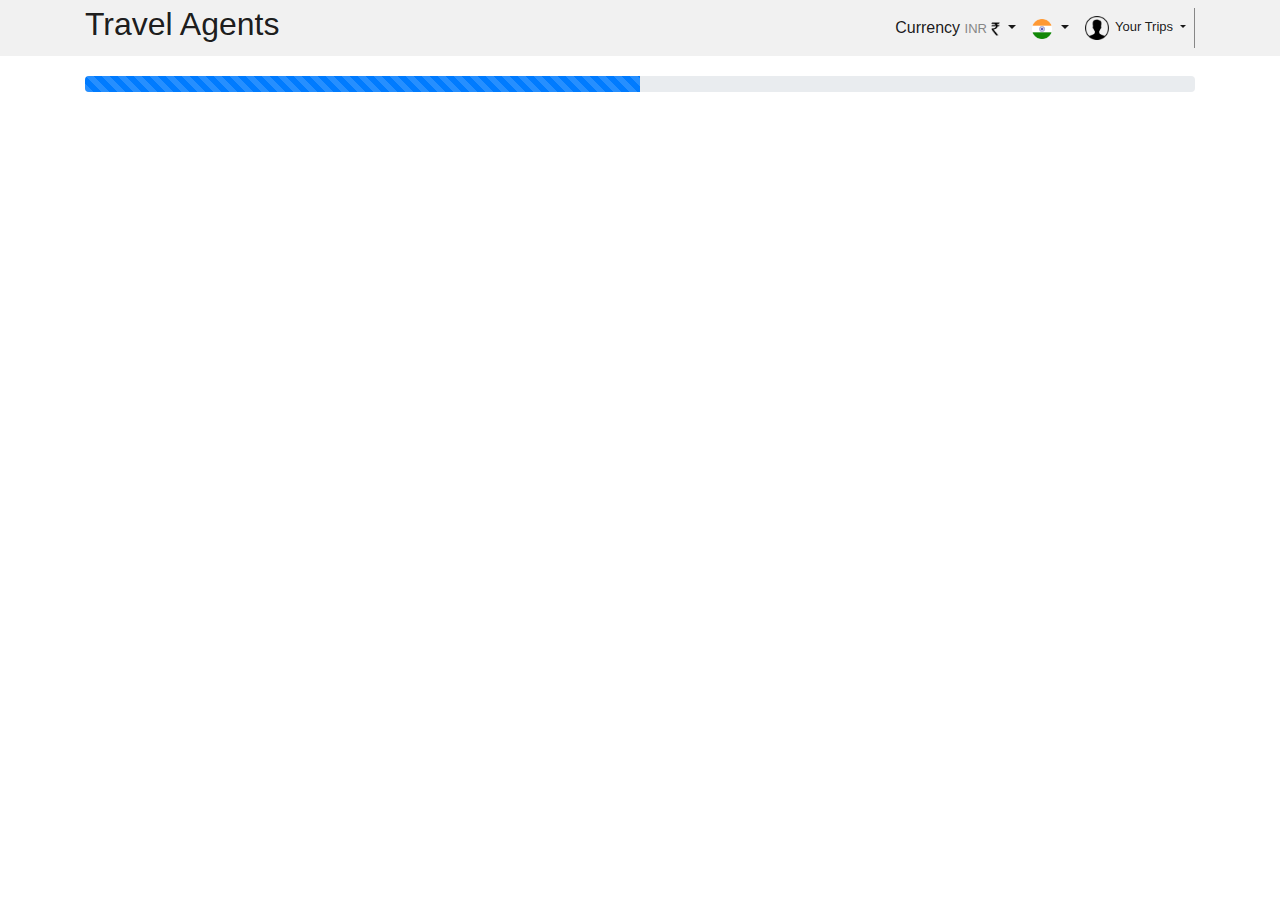
<file: flight-details.html>
<!DOCTYPE html>
<html lang="en">
<head>
    <meta http-equiv="X-UA-Compatible" content="IE=edge">
    <meta charset="utf-8">
    <meta name="viewport" content="width=device-width, initial-scale=1.0">
    <meta name="description" content="">
    <meta name="author" content="">
    <title>Welcome to Travel Agents</title>
    <link rel="shortcut icon" type="image/x-icon" href="assets/images/inner/favicon.png" />
    <link rel="stylesheet" type="text/css" href="calenplugin/css/daterangepicker.css">
    <link rel="stylesheet" type="text/css" href="assets/css/style.css" />
    <link rel="stylesheet" type="text/css" href="assets/css/bootstrap.min.css" />
    <link rel="stylesheet" type="text/css" href="assets/css/animate.css" />
    <link href="assets/font-awesome/css/font-awesome.min.css" rel="stylesheet"> 
</head>
<body>
    <!--start Header-->
    <header id="header">
        <div class="container">
            <nav class="navbar navbar-expand-lg navbar-light">
                <a href="index.html" class="navbar-brand font-weight-bold wow fadeInDown">
                    <h2>
                    Travel Agents
                  </h2>
                </a>
                <button type="button" class="navbar-toggler" data-toggle="collapse" data-target="#collapsenavbar">
                    <i class="fa fa-align-justify"></i>
                </button>
                <div class="collapse navbar-collapse text-center" id="collapsenavbar">
                    <ul class="navbar-nav ml-auto ">
                        <li class="nav-item dropdown">
                            <div class="wow fadeInDown" data-wow-delay="70ms">
                                <a href="index.html" class="nav-link dropdown-toggle scroll active" data-toggle="dropdown">
                                Currency <span class="inr">INR</span><img src="assets/images/inner/rupees.png" class="curr-img" alt="currency">
                              </a >
                              <div class="dropdown-menu">
                              <a class="dropdown-item" href=""><span class="inr">Australian Dollar</span>
                                <img src="assets/images/inner/dollar.png" class="curr1-img" alt="currency">
                              </a>
                                <a class="dropdown-item" href=""><span class="inr">Canadian Dollar</span><img src="assets/images/inner/dollar.png" class="curr1-img" alt="currency"></a>
                                <a class="dropdown-item" href=""><span class="inr">Hong Kong Dollar</span><img src="assets/images/inner/dollar.png" class="curr1-img" alt="currency"></a>
                                <a class="dropdown-item" href=""><span class="inr">Euro</span><img src="assets/images/inner/euro.png" class="curr1-img" alt="currency"></a>
                                <a class="dropdown-item" href=""><span class="inr">Malaysian Ringgit M</span><img src="assets/images/inner/dollar.png" class="curr1-img" alt="currency"></a>
                                <a class="dropdown-item" href=""><span class="inr">Pakistan Rs</span></a>
                                <a class="dropdown-item" href=""><span class="inr">US Dollar</span><img src="assets/images/inner/dollar.png" class="curr1-img" alt="currency"></a>
                            </div>
                    </div>
                </li>
                <li class="nav-item dropdown">
                    <div class="wow fadeInDown nav-img" data-wow-delay="70ms">
                        <a href="index.html" class="nav-link dropdown-toggle scroll active" data-toggle="dropdown">
                            <img src="assets/images/inner/flag.png" alt="flag">
                        </a>
                        <div class="dropdown-menu">
                            <a class="dropdown-item" href="">UAE</a>
                            <a class="dropdown-item" href="">OMAN</a>
                            <a class="dropdown-item" href="">QATAR</a>
                            <a class="dropdown-item" href="">Bahrain</a>
                            <a class="dropdown-item" href="">Kuwait</a>
                            <a class="dropdown-item" href="">Saudi Arabia</a>
                            <a class="dropdown-item" href="">Middle East</a>
                        </div>
                    </div>
                </li>
                <li class="nav-item dropdown">
                    <div class="wow fadeInDown nav-img trip" data-wow-delay="70ms">
                        <a href="index.html" class="nav-link dropdown-toggle scroll active" data-toggle="dropdown">
                            <img src="assets/images/inner/user.png" alt="user">Your Trips
                        </a>
                        <div class="dropdown-menu">
                            <a href="" class="btn-register" data-toggle="modal" data-target="#myModal1">Sign In</a>
                            <br>
                            <a href="" class="btn-register" data-toggle="modal" data-target="#myModal">Now Here ? Register</a>
                            <a class="dropdown-item" href="">Quick Tools</a>
                            <a class="dropdown-item" href="cancellation.html">Cancellations</a>
                            <a class="dropdown-item" href="change-flight.html">Change Flights</a>
                            <a class="dropdown-item" href="">Check PNR Status</a>
                            <a class="dropdown-item" href="">Print ticket</a>
                            <a class="dropdown-item" href="">Print hotel Voucher</a>
                        </div>
                    </div>
                </li>
            </ul>
        </div>
        </nav>
        </div>
        <div class="clearfix"></div>
    </header>
    <div class="container progressBar">
        <div class="row">
            <div class="col-12 prog-One">
                <div class="progress">
                    <div class="progress-bar progress-bar-striped progress-bar-animated">
                    </div>
                </div>
            </div>
        </div>
    </div>
    <!--end header-->
    <section class="loader" style="display: none;">
        <section id="section-hotel">
            <div class="container">
                <div class="row">
                    <div class="col-lg-6 col-md-12 col-12 butonDiv">
                        <button type="button" class="flight-one"><i class="fa fa-play" aria-hidden="true"></i> Modify Search</button>
                        <div class="row hiddenDiv-flight" style="display: none;">
                            <div class="col-12">
                                <div class="wayDiv">
                                        <label><input type="radio" name="colorRadio" value="red">  One Way</label>
                                        <label><input type="radio" name="colorRadio" value="green">  Round Trip</label>
                                        <label><input type="radio" name="colorRadio" value="blue">  Multi-city</label>
                                           </div>
                                           <div class="red box" id ="redbox1"> 
                                               <form id="myForm">
                                                <div class="row">
                                                    <div class="col-md-12 col-lg-6 col-xl-6 col-12">
                                                        <div class="form-group">
                                                            <label>From *</label>
                                                            <select id="country" name="country" class="custom-select form-control">
                                                            </select>
                                                        </div>
                                                    </div>
                                                    <div class="col-md-12 col-lg-6 col-xl-6 col-12">
                                                        <div class="form-group">
                                                            <label>To*</label>
                                                            <select id="country1" name ="country1" class="custom-select form-control">
                                                            </select>
                                                        </div>
                                                    </div>
                                                    <div class="col-md-12 col-lg-12 col-xl-12 col-12">
                                                        <div class="row">
                                                            <div class="col-md-12 col-lg-6 col-xl-6 col-12">
                                                                <div class="form-group">
                                                                    <label>Depart on*</label>
                                                                    <div class="input-group margin-bottom-sm">
                                                                        <input type="text" value="" id="picker" name="picker" class="form-control" required>
                                                                        <div class="input-group-append">
                                                                            <span class="input-group-text"><i class="fa fa-calendar fa-fw"></i></span>
                                                                        </div>
                                                                    </div>
                                                                </div>
                                                            </div>
                                                        </div>
                                                    </div>
                                                    <div class="col-md-12 col-lg-3 col-xl-3 col-12">
                                                        <div class="form-group">
                                                            <label>Adult*</label>
                                                            <select id="adultDiv" name="adultDiv" class="custom-select form-control">
                                                                <option value="">12+yr</option>
                                                                <option value="1">1</option>
                                                                <option value="2">2</option>
                                                                <option value="3">3</option>
                                                                <option value="4">4</option>
                                                                <option value="5">5</option>
                                                                <option value="6">6</option>
                                                                <option value="7">7</option>
                                                                <option value="8">8</option>
                                                                <option value="9">9</option>
                                                            </select>
                                                        </div>
                                                    </div>
                                                    <div class="col-md-12 col-lg-3 col-xl-3 col-12">
                                                        <div class="form-group">
                                                            <label>Children*</label>
                                                            <select id="childDiv" name="childDiv" class="custom-select form-control">
                                                                <option value="">0+11yr</option>
                                                                <option value="1">1</option>
                                                                <option value="2">2</option>
                                                                <option value="3">3</option>
                                                                <option value="1">4</option>
                                                                <option value="2">5</option>
                                                                <option value="3">6</option>
                                                                <option value="1">7</option>
                                                                <option value="2">8</option>
                                                                <option value="3">9</option>
                                                                <option value="2">10</option>
                                                                <option value="3">11</option>
                                                            </select>
                                                        </div>
                                                    </div>
                                                    <div class="col-md-12 col-lg-3 col-xl-3 col-12">
                                                        <div class="form-group">
                                                            <label>Infants*</label>
                                                            <select id="infantDiv" name="infantDiv" class="custom-select form-control">
                                                                <option value="" >Select</option>
                                                                <option value="1">0</option>
                                                                <option value="2">1</option>
                                                            </select>
                                                        </div>
                                                    </div>
                                                </div>
                                                <div class="col-12 toggleDiv">
                                                    <i class="fa fa-play" aria-hidden="true"></i>
                                                    <b>More options:</b> Class of travel, Airline preference 
                                                </div>
                                                <div class="row hiddenDiv" style="display: none;">
                                                    <div class="col-md-12 col-lg-6 col-xl-6 col-12">
                                                        <div class="form-group">
                                                            <label>Class of Travel</label>
                                                            <select id="economyDiv" name="economyDiv" class="custom-select form-control">
                                                                <option value="">Select</option>
                                                                <option value="1">Economy</option>
                                                                <option value="2">Business</option>
                                                                <option value="3">First</option>
                                                                <option value="4">Premium Economy</option>
                                                            </select>
                                                        </div>
                                                    </div>
                                                    <div class="col-md-12 col-lg-6 col-xl-6 col-12">
                                                        <div class="form-group">
                                                            <label>Preferred Airline</label>
                                                            <input type="text" class="form-control" placeholder="Airline Name" name="fname" id="fname" />
                                                        </div>
                                                    </div>
                                                </div>
                                                <div class="buttonDiv float-right">
                                                     <input type="submit" name="submit" class="submitButton" value="Search Flights">
                                                </div>
                                            </form>
                                        </div>
                                        <div class="green box" style="display: none;">
                                               <form id="secondForm">
                                                <div class="row">
                                                    <div class="col-md-12 col-lg-6 col-xl-6 col-12">
                                                        <div class="form-group">
                                                            <label>From *</label>
                                                            <select id="country2" name ="country2" class="custom-select form-control">
                                                            </select>
                                                        </div>
                                                    </div>
                                                    <div class="col-md-12 col-lg-6 col-xl-6 col-12">
                                                        <div class="form-group">
                                                            <label>To*</label>
                                                            <select id="country3" name ="country3" class="custom-select form-control">
                                                            </select>
                                                        </div>
                                                    </div>
                                                    <div class="col-md-12 col-lg-12 col-xl-12 col-12">
                                                        <div class="row">
                                                            <div class="col-md-12 col-lg-6 col-xl-6 col-12">
                                                                <div class="form-group">
                                                                    <label>Depart on*</label>
                                                                    <div class="input-group margin-bottom-sm">
                                                                        <input type="text" value="10/24/1984" id="picker1" name="picker" class="form-control" required>
                                                                        <div class="input-group-append">
                                                                            <span class="input-group-text"><i class="fa fa-calendar fa-fw"></i></span>
                                                                        </div>
                                                                    </div>
                                                                </div>
                                                            </div>
                                                            <div class="col-md-12 col-lg-6 col-xl-6 col-12">
                                                                <div class="form-group">
                                                                    <label>Return on*</label>
                                                                    <div class="input-group margin-bottom-sm">
                                                                        <input type="text" value="10/24/1984" id="picker2" name="picker" class="form-control" required>
                                                                        <div class="input-group-append">
                                                                            <span class="input-group-text"><i class="fa fa-calendar fa-fw"></i></span>
                                                                        </div>
                                                                    </div>
                                                                </div>
                                                            </div>
                                                        </div>
                                                    </div>
                                                    <div class="col-md-12 col-lg-3 col-xl-3 col-12">
                                                        <div class="form-group">
                                                            <label>Adult*</label>
                                                            <select id="adultOneDiv" name="adultOneDiv" class="custom-select form-control">
                                                                <option value="">12+yr</option>
                                                                <option value="1">1</option>
                                                                <option value="2">2</option>
                                                                <option value="3">3</option>
                                                                <option value="4">4</option>
                                                                <option value="5">5</option>
                                                                <option value="6">6</option>
                                                                <option value="7">7</option>
                                                                <option value="8">8</option>
                                                                <option value="9">9</option>
                                                            </select>
                                                        </div>
                                                    </div>
                                                    <div class="col-md-12 col-lg-3 col-xl-3 col-12">
                                                        <div class="form-group">
                                                            <label>Children*</label>
                                                        <select id="childOneDiv" name="childOneDiv" class="custom-select form-control">
                                                                <option value="">2-11yr</option>
                                                                <option value="1">1</option>
                                                                <option value="2">2</option>
                                                                <option value="3">3</option>
                                                                <option value="4">4</option>
                                                                <option value="5">5</option>
                                                                <option value="6">6</option>
                                                                <option value="7">7</option>
                                                                <option value="8">8</option>
                                                                <option value="9">9</option>
                                                                <option value="10">10</option>
                                                                <option value="11">11</option>
                                                            </select>
                                                        </div>
                                                    </div>
                                                    <div class="col-md-12 col-lg-3 col-xl-3 col-12">
                                                        <div class="form-group">
                                                            <label>Infants*</label>
                                                            <select id="infantOneDiv" name="infantOneDiv" class="custom-select form-control">
                                                                <option value="">Below 2yr
                                                                </option>
                                                                <option value="1">0</option>
                                                                <option value="2">1</option>
                                                            </select>
                                                        </div>
                                                    </div>
                                                </div>
                                                <div class="col-12 toggleDiv">
                                                    <i class="fa fa-play" aria-hidden="true"></i><b>More options:</b> Class of travel, Airline preference
                                                </div>
                                                <div class="row hiddenDiv" style="display: none;">
                                                    <div class="col-md-12 col-lg-6 col-xl-6 col-12">
                                                        <div class="form-group">
                                                            <label>Class of Travel</label>
                                                            <select id="travelClass" name="travelClass" class="custom-select form-control">  
                                                                <option value="">Select</option>
                                                                <option value="1">Economy</option>
                                                                <option value="2">Business</option>
                                                                <option value="3">First</option>
                                                                <option value="4">Premium Economy</option>
                                                            </select>
                                                        </div>
                                                    </div>
                                                    <div class="col-md-12 col-lg-6 col-xl-6 col-12">
                                                        <div class="form-group">
                                                            <label>Preferred Airline</label>
                                                            <input type="text" class="form-control" placeholder="Airline Name" name=airName id=airName />
                                                        </div>
                                                    </div>
                                                </div>
                                                <div class="buttonDiv float-right">
                                                   <input type="submit" name="submit" value="Search Flights" class="submitButton">
                                                </div>
                                            </form>
                                            </div>
                                            <div class="blue box" style="display: none;">
                                            <form id="thirdForm">
                                                <div class="row">
                                                    <div class="col-md-12 col-lg-4 col-xl-4 col-12">
                                                        <div class="form-group">
                                                            <label>From*</label>
                                                            <select id="country4" name ="country4" class="custom-select form-control">
                                                            </select>
                                                        </div>
                                                    </div>
                                                    <div class="col-md-12 col-lg-4 col-xl-4 col-12">
                                                        <div class="form-group">
                                                            <label>To*</label>
                                                            <select id="country5" name ="country5" class="custom-select form-control">
                                                            </select>
                                                        </div>
                                                    </div>
                                                    <div class="col-md-12 col-lg-4 col-xl-4 col-12">
                                                        <div class="form-group">
                                                            <label>Depart on*</label>
                                                            <div class="input-group margin-bottom-sm">
                                                                <input type="text" value="10/24/1984" id="picker3" name="picker" class="form-control" required>
                                                                <div class="input-group-append">
                                                                    <span class="input-group-text"><i class="fa fa-calendar fa-fw"></i></span>
                                                                </div>
                                                            </div>
                                                        </div>
                                                    </div>
                                                    <div class="col-md-12 col-lg-4 col-xl-4 col-12">
                                                        <div class="form-group">
                                                            <label>From *</label>
                                                           <select id="country6" name ="country6" class="custom-select form-control">
                                                            </select>
                                                        </div>
                                                    </div>
                                                    <div class="col-md-12 col-lg-4 col-xl-4 col-12">
                                                        <div class="form-group">
                                                            <label>To*</label>
                                                            <select id="country7" name ="country7" class="custom-select form-control">
                                                            </select>
                                                        </div>
                                                    </div>
                                                    <div class="col-md-12 col-lg-4 col-xl-4 col-12">
                                                        <div class="form-group">
                                                            <label>Depart on*</label>
                                                            <div class="input-group margin-bottom-sm">
                                                                <input type="text" value="10/24/1984" id="picker4" name="picker" class="form-control" required>
                                                                <div class="input-group-append">
                                                                    <span class="input-group-text"><i class="fa fa-calendar fa-fw"></i></span>
                                                                </div>
                                                            </div>
                                                        </div>
                                                    </div>
                                                    <div class="col-md-12 col-lg-4 col-xl-4 col-12">
                                                        <div class="form-group">
                                                            <label>From *</label>
                                                            <select id="country8" name ="country8" class="custom-select form-control">
                                                            </select>
                                                        </div>
                                                    </div>
                                                    <div class="col-md-12 col-lg-4 col-xl-4 col-12">
                                                        <div class="form-group">
                                                            <label>To*</label>
                                                            <select id="country9" name ="country9" class="custom-select form-control">
                                                            </select>
                                                        </div>
                                                    </div>
                                                    <div class="col-md-12 col-lg-4 col-xl-4 col-12">
                                                        <div class="form-group">
                                                            <label>Depart on*</label>
                                                            <div class="input-group margin-bottom-sm">
                                                                <input type="text" value="10/24/1984" id="picker5" name="picker" class="form-control" required>
                                                                <div class="input-group-append">
                                                                    <span class="input-group-text"><i class="fa fa-calendar fa-fw"></i></span>
                                                                </div>
                                                            </div>
                                                        </div>
                                                    </div>
                                                    <div class="col-md-12 col-lg-3 col-xl-3 col-12">
                                                        <div class="form-group">
                                                            <label>Adult*</label>
                                                            <select id="selectAdult" name="selectAdult" class="custom-select form-control">
                                                                <option value="">12+yr</option>
                                                                <option value="1">1</option>
                                                                <option value="2">2</option>
                                                                <option value="3">3</option>
                                                                <option value="4">4</option>
                                                                <option value="5">5</option>
                                                                <option value="6">6</option>
                                                                <option value="7">7</option>
                                                                <option value="8">8</option>
                                                                <option value="9">9</option>
                                                            </select>
                                                        </div>
                                                    </div>
                                                    <div class="col-md-12 col-lg-3 col-xl-3 col-12">
                                                        <div class="form-group">
                                                            <label>Children*</label>
                                                            <select id="selectChild" name="selectChild" class="custom-select form-control">
                                                                <option value="">2-11yr</option>
                                                                <option value="1">1</option>
                                                                <option value="2">2</option>
                                                                <option value="3">3</option>
                                                                <option value="4">4</option>
                                                                <option value="5">5</option>
                                                                <option value="6">6</option>
                                                                <option value="7">7</option>
                                                                <option value="8">8</option>
                                                                <option value="9">9</option>
                                                                <option value="10">10</option>
                                                                <option value="11">11</option>
                                                            </select>
                                                        </div>
                                                    </div>
                                                    <div class="col-md-12 col-lg-3 col-xl-3 col-12">
                                                        <div class="form-group">
                                                            <label>Infants*</label>
                                                            <select id="selectInfant" name="selectInfant" class="custom-select form-control">
                                                                <option value="">Below 2yr</option>
                                                                <option value="1">0</option>
                                                                <option value="2">1</option>
                                                            </select>
                                                        </div>
                                                    </div>
                                                    <div class="col-md-12 col-lg-3 col-xl-3 col-12">
                                                        <div class="form-group">
                                                            <label>Class of Travel</label>
                                                            <select id="selectClass" name="selectClass" class="custom-select form-control">
                                                                <option value="">Economy</option>
                                                                <option value="1">Business</option>
                                                                <option value="2">First</option>
                                                                <option value="3">Premium Economy</option>
                                                            </select>
                                                        </div>
                                                    </div>
                                                </div>
                                                <div class="buttonDiv float-right">
                                                    <input type="submit" name="submit" Value="Search Flights" class="submitButton">
                                                </div>
                                            </form>
                                        </div>
                            </div>
                        </div>
                    </div>
                    <div class="col-lg-3 col-md-3 col-12 listInner text-right">
                        <a href="flight-details.html" class="listDiv"><i class="fa fa-list" aria-hidden="true"></i>List</a>
                        <a href="flight-calendar.html" class="calDiv" id="calendar"><i class="fa fa-calendar" aria-hidden="true"></i>Calendar</a>
                    </div>
                    <div class="col-lg-3 col-md-3 col-12 listInner text-right">
                        <span class="listDiv"><i class="fa fa-plane" aria-hidden="true"></i>All Flights</span>
                        <span class="calDiv"><i class="fa fa-stop" aria-hidden="true"></i>Non Stop</span>
                    </div>
                </div>
            </div>
        </section>
        <!--section-->
        <section>
            <div class="container">
                <div class="row">
                    <!--left portion start-->
                    <div class="col-md-12 col-lg-3 col-xl-3 col-xs-12 mx-auto mt-3 ">
                        <div class="filter-head text-left">
                            <h6>25 of 65 Flights</h6>
                        </div>
                        <div class="filter-area">
                            <div class="price-filter filter">
                                <h5><i class="fa fa-usd"></i> Price</h5>
                                <div class="slidecontainer">
                                    <input type="range" min="1" max="100" value="90" class="slider" id="myRange">
                                    <p>Value: <span id="tripDur"></span></p>
                                </div>
                            </div>
                        </div>
                        <div class="filter-area">
                            <h6>Stops</h6>
                            <ul>
                                <li>
                                    <input type="checkbox">0 Stop</li>
                                <li>
                                    <input type="checkbox">1 Stop</li>
                                <li>
                                    <input type="checkbox">2 Stop</li>
                                <li>
                                    <input type="checkbox">Above 2 Stop</li>
                            </ul>
                        </div>
                        <div class="filter-area">
                            <h6>Departure Time</h6>
                            <ul>
                                <li>
                                    <input type="checkbox">Early Morning<span class="float-right">
                                      12am - 8am
                                    </span>
                                </li>
                                <li>
                                    <input type="checkbox"> Morning<span class="float-right">
                                      8am - 12pm
                                    </span></li>
                                <li>
                                    <input type="checkbox">Mid Day<span class="float-right">
                                      12pm - 4pm
                                    </span></li>
                                <li>
                                    <input type="checkbox">Evening
                                    <span class="float-right">
                                      4pm - 8pm
                                    </span></li>
                                <li>
                                    <input type="checkbox">Night
                                    <span class="float-right">
                                      8pm - 12am
                                    </span>
                                </li>

                            </ul>
                        </div>
                        <div class="filter-area">
                            <h6>Airlines</h6>
                            <ul>
                                <li>
                                    <input type="checkbox">Show Multi-airlines itineraries
                                </li>
                                <li>
                                    <input type="checkbox">Air Asia
                                    <span class="float-right">
                                      ₹ 4,939
                                    </span>
                                </li>
                                <li>
                                    <input type="checkbox">Air India
                                    <span class="float-right">
                                      ₹ 5,515
                                    </span>
                                </li>
                                <li>
                                    <input type="checkbox">Go Air
                                    <span class="float-right">
                                      ₹ 5,676
                                    </span>
                                </li>
                                <li>
                                    <input type="checkbox">Indigo
                                    <span class="float-right">
                                        ₹ 4,976
                                    </span>
                                </li>
                                <li>
                                    <input type="checkbox">SpiceJet
                                    <span class="float-right">
                                        ₹ 4,939
                                    </span>
                                </li>
                                <li>
                                    <input type="checkbox">Vistara
                                    <span class="float-right">
                                        ₹ 5,025
                                    </span>
                                </li>
                            </ul>
                        </div>
                        <div class="filter-area">
                            <h6>Trip Duration in Hours</h6>

                            <div class="slidecontainer">
                                <input type="range" min="1" max="100" value="50" class="slider" id="myRange1">
                                <p>Value: <span id="layOver"></span></p>
                            </div>
                        </div>
                        <div class="filter-area">
                            <h6>Layover Duration in Hours</h6>
                            <div class="slidecontainer">
                                <input type="range" min="1" max="100" value="80" class="slider" id="myRangeThree">
                                <p>Value: <span id="layOver1"></span></p>
                            </div>
                        </div>
                    </div>
                    <!--left portion end-->
                    <!--right portion start-->
                    <div class="col-md-12 col-lg-9 col-xl-9 col-sm-12 mx-auto mt-3 hotel-listing">
                        <!-- START: HOTEL LIST VIEW -->
                        <div class="row">
                            <div class="col wow zoomIn">
                                <div class="hotel-list-view">
                                    <div class="row hotel-search-div">
                                        <div class="col-lg-9 col-md-9 col-12">
                                            <div class="input-group">
                                                <i class="fa fa-map-marker" aria-hidden="true"></i><span>Search Flights:</span>
                                                <div class="input-group-prepend">
                                                    <span class="input-group-text"><i class="fa fa-search" aria-hidden="true"></i></span>
                                                </div>
                                                <input type="text" class="form-control" placeholder="Search for Flights, ">
                                            </div>
                                        </div>
                                        <div class="col-lg-3 col-md-3 col-12 shortlist1">
                                            <i class="fa fa-heart" aria-hidden="true"></i>
                                            <span>You Shortlist(0)</span><i class="fa fa-long-arrow-right" aria-hidden="true"></i>
                                        </div>
                                    </div>
                                    <div class="row hotel-name">
                                        <div class="col-md-2 col-lg-2 col-xl-2 col-sm-2">
                                            <a href="">
                                            Airlines
                                        </a>
                                        </div>
                                        <div class="col-md-4 col-lg-4 col-xl-4 col-sm-2">
                                            <a href="">
                                            Depart
                                        </a>
                                        </div>
                                        <div class="col-md-4 col-lg-4 col-xl-4 col-sm-2">
                                            <a href="">
                                           Duration 
                                        </a>
                                        </div>
                                        <div class="col-md-2 col-lg-2 col-xl-2 col-sm-2 priceUp text-right">
                                            <a href="">
                                            Price<i class="fa fa-long-arrow-up" aria-hidden="true"></i> 
                                        </a>
                                        </div>
                                    </div>
                                </div>
                            </div>
                        </div>
                        <div class="clearfix"></div>
                        <!-- END: CRUISE LIST VIEW -->
                        <!-- START: HOTEL LIST VIEW -->
                        <div class="row hotel-name wow zoomIn">
                            <div class="col-12">
                                <div class="row ">
                                    <div class="col-12 dealDiv">
                                        <img src="assets/images/inner/deal.png" alt="deal"><span>
                                         Get upto Rs.1500 Instant cashback.Use coupon : CT2020</span><a href="">Know More</a>
                                    </div>
                                </div>
                                <div class="row">
                                    <div class="col-md-2 col-lg-2 col-xl-2 col-sm-2 text-center">
                                        <figure>
                                            <img src="assets/images/inner/indigo.png" alt="indigo" class="img-fluid">
                                            <figcaption>IndiGo</figcaption>
                                        </figure>
                                    </div>
                                    <div class="col-md-4 col-lg-4 col-xl-4 col-sm-2">
                                        <div class="row">
                                            <div class="col-md-6 col-lg-6 col-xl-6 col-sm-2 flightTime">
                                                <h5>02:15</h5>
                                                <h6>Del<i class="fa fa-long-arrow-right" aria-hidden="true"></i>PNQ</h6>
                                                <a href="">Flight Itinerary</a>
                                            </div>
                                            <div class="col-md-6 col-lg-6 col-xl-6 col-sm-2 flightTime">
                                                <h5>02:35</h5>
                                            </div>
                                        </div>
                                    </div>
                                    <div class="col-md-4 col-lg-4 col-xl-4 col-sm-2 flightTime">
                                        <span class="float-right"><img src="assets/images/inner/red-eye.png" title="Red Eye Flight"></span>
                                        <h5>2h 30m</h5>
                                        <h6>Non-Stop</h6>
                                        <a href="">Baggage Information</a>
                                    </div>
                                    <div class="col-md-2 col-lg-2 col-xl-2 col-sm-2 text-right flightTime">
                                        <h4>₹ 4,094</h4>
                                        <a href="booking.html" class="book">Book</a>
                                    </div>
                                </div>
                            </div>
                        </div>
                        <div class="clearfix"></div>
                        <!-- END: CRUISE LIST VIEW -->
                        <!-- START: HOTEL LIST VIEW -->
                        <div class="row hotel-name wow zoomIn">
                            <div class="col-12">
                                <div class="row ">
                                    <div class="col-12 dealDiv">
                                        <img src="assets/images/inner/deal.png" alt="deal"><span>
                                         Get upto Rs.1500 Instant cashback.Use coupon : CT2020</span><a href="">Know More</a>
                                    </div>
                                </div>
                                <div class="row">
                                    <div class="col-md-2 col-lg-2 col-xl-2 col-sm-2 text-center">
                                        <figure>
                                            <img src="assets/images/inner/SG.png" alt="SpiceJet" class="img-fluid">
                                            <figcaption>SpiceJet</figcaption>
                                        </figure>
                                    </div>
                                    <div class="col-md-4 col-lg-4 col-xl-4 col-sm-2">
                                        <div class="row">
                                            <div class="col-md-6 col-lg-6 col-xl-6 col-sm-2 flightTime">
                                                <h5>00:30</h5>
                                                <h6>Del<i class="fa fa-long-arrow-right" aria-hidden="true"></i>PNQ</h6>
                                                <a href="">Flight Itinerary</a>
                                            </div>
                                            <div class="col-md-6 col-lg-6 col-xl-6 col-sm-2 flightTime">
                                                <h5>02:35</h5>
                                            </div>
                                        </div>
                                    </div>
                                    <div class="col-md-4 col-lg-4 col-xl-4 col-sm-2 flightTime">
                                        <span class="float-right"><img src="assets/images/inner/red-eye.png" title="Red Eye Flight"></span>
                                        <h5>2h 15m</h5>
                                        <h6>Non-Stop</h6>
                                        <a href="">Baggage Information</a>
                                    </div>
                                    <div class="col-md-2 col-lg-2 col-xl-2 col-sm-2 text-right flightTime">
                                        <h4>₹ 4,940</h4>
                                        <a href="booking.html" class="book">Book</a>
                                    </div>
                                </div>
                            </div>
                        </div>
                        <div class="clearfix"></div>
                        <!-- START: HOTEL LIST VIEW -->
                        <div class="row hotel-name wow zoomIn">
                            <div class="col-12">
                                <div class="row ">
                                    <div class="col-12 dealDiv">
                                        <img src="assets/images/inner/deal.png" alt="deal"><span>
                                         Get upto Rs.1500 Instant cashback.Use coupon : CT2020</span><a href="">Know More</a>
                                    </div>
                                </div>
                                <div class="row">
                                    <div class="col-md-2 col-lg-2 col-xl-2 col-sm-2 text-center">
                                        <figure>
                                            <img src="assets/images/inner/AI.png" alt="AirIndia" class="img-fluid">
                                            <figcaption>Air India</figcaption>
                                        </figure>
                                    </div>
                                    <div class="col-md-4 col-lg-4 col-xl-4 col-sm-2">
                                        <div class="row">
                                            <div class="col-md-6 col-lg-6 col-xl-6 col-sm-2 flightTime">
                                                <h5>04:55</h5>
                                                <h6>Del<i class="fa fa-long-arrow-right" aria-hidden="true"></i>PNQ</h6>
                                                <a href="">Flight Itinerary</a>
                                            </div>
                                            <div class="col-md-6 col-lg-6 col-xl-6 col-sm-2 flightTime">
                                                <h5>07:00</h5>
                                            </div>
                                        </div>
                                    </div>
                                    <div class="col-md-4 col-lg-4 col-xl-4 col-sm-2 flightTime">
                                        <span class="float-right"><img src="assets/images/inner/red-eye.png" title="Red Eye Flight"></span>
                                        <h5>2h 5m</h5>
                                        <h6>Non-Stop</h6>
                                        <a href="">Baggage Information</a>
                                    </div>
                                    <div class="col-md-2 col-lg-2 col-xl-2 col-sm-2 text-right flightTime">
                                        <h4>₹ 5,025</h4>
                                        <a href="booking.html" class="book">Book</a>
                                    </div>
                                </div>
                            </div>
                        </div>
                        <div class="clearfix"></div>
                        <!-- START: HOTEL LIST VIEW -->
                        <!-- START: HOTEL LIST VIEW -->
                        <div class="row hotel-name wow zoomIn cleartrip-work">
                            <div class="col-12 pl-4">
                                <div class="row ">
                                    <div class="col-12 dealDiv">
                                       <span>Cleartrip for Work</span>
                                    </div>
                                </div>
                                <div class="row">
                                    <div class="col-md-8 col-lg-8 col-xl-8 col-12 dealDiv">
                                        <h4>Change your dates for free.</h4>
                                        <p>Free flight amendment. No airline fees, no penalties.</p>
                                </div>
                                <div class="col-md-4 col-lg-4 col-xl-4 col-12 text-right flightTime getStart">
                                        <a href="flight-calendar.html" class="getStarted">Get Started</a>
                                </div>
                            </div>
                        </div>
                    </div>
                        <div class="clearfix"></div>
                        <!-- END: CRUISE LIST VIEW -->
                        <!-- START: HOTEL LIST VIEW -->
                        <div class="row hotel-name wow zoomIn">
                            <div class="col-12">
                                <div class="row ">
                                    <div class="col-12 dealDiv">
                                        <img src="assets/images/inner/deal.png" alt="deal"><span>
                                         Get upto Rs.1500 Instant cashback.Use coupon : CT2020</span><a href="">Know More</a>
                                    </div>
                                </div>
                                <div class="row">
                                    <div class="col-md-2 col-lg-2 col-xl-2 col-sm-2 text-center">
                                        <figure>
                                            <img src="assets/images/inner/airasia.png" alt="airasia" class="img-fluid">
                                            <figcaption>Air Asia</figcaption>
                                        </figure>
                                    </div>
                                    <div class="col-md-4 col-lg-4 col-xl-4 col-sm-2">
                                        <div class="row">
                                            <div class="col-md-6 col-lg-6 col-xl-6 col-sm-2 flightTime">
                                                <h5>01:30</h5>
                                                <h6>Del<i class="fa fa-long-arrow-right" aria-hidden="true"></i>PNQ</h6>
                                                <a href="">Flight Itinerary</a>
                                            </div>
                                            <div class="col-md-6 col-lg-6 col-xl-6 col-sm-2 flightTime">
                                                <h5>06:00</h5>
                                            </div>
                                        </div>
                                    </div>
                                    <div class="col-md-4 col-lg-4 col-xl-4 col-sm-2 flightTime">
                                        <span class="float-right"><img src="assets/images/inner/red-eye.png" title="Red Eye Flight"></span>
                                        <h5>3h 3m</h5>
                                        <h6>Non-Stop</h6>
                                        <a href="">Baggage Information</a>
                                    </div>
                                    <div class="col-md-2 col-lg-2 col-xl-2 col-sm-2 text-right flightTime">
                                        <h4>₹ 7,075</h4>
                                        <a href="booking.html" class="book">Book</a>
                                    </div>
                                </div>
                            </div>
                        </div>
                        <div class="clearfix"></div>
                        <!-- START: HOTEL LIST VIEW -->
                        <div class="row hotel-name wow zoomIn">
                            <div class="col-12">
                                <div class="row ">
                                    <div class="col-12 dealDiv">
                                        <img src="assets/images/inner/deal.png" alt="deal"><span>
                                         Get upto Rs.1500 Instant cashback.Use coupon : CT2020</span><a href="">Know More</a>
                                    </div>
                                </div>
                                <div class="row">
                                    <div class="col-md-2 col-lg-2 col-xl-2 col-sm-2 text-center">
                                        <figure>
                                            <img src="assets/images/inner/goair.png" alt="goair" class="img-fluid">
                                            <figcaption>GOAir</figcaption>
                                        </figure>
                                    </div>
                                    <div class="col-md-4 col-lg-4 col-xl-4 col-sm-2">
                                        <div class="row">
                                            <div class="col-md-6 col-lg-6 col-xl-6 col-sm-2 flightTime">
                                                <h5>03:06</h5>
                                                <h6>Del<i class="fa fa-long-arrow-right" aria-hidden="true"></i>PNQ</h6>
                                                <a href="">Flight Itinerary</a>
                                            </div>
                                            <div class="col-md-6 col-lg-6 col-xl-6 col-sm-2 flightTime">
                                                <h5>06:30</h5>
                                            </div>
                                        </div>
                                    </div>
                                    <div class="col-md-4 col-lg-4 col-xl-4 col-sm-2 flightTime">
                                        <span class="float-right"><img src="assets/images/inner/red-eye.png" title="Red Eye Flight"></span>
                                        <h5>3h 24m</h5>
                                        <h6>Non-Stop</h6>
                                        <a href="">Baggage Information</a>
                                    </div>
                                    <div class="col-md-2 col-lg-2 col-xl-2 col-sm-2 text-right flightTime">
                                        <h4>₹ 4,505</h4>
                                        <a href="booking.html" class="book">Book</a>
                                    </div>
                                </div>
                            </div>
                        </div>
                        <div class="clearfix"></div>
                        <!-- START: HOTEL LIST VIEW -->
                        <div class="row hotel-name wow zoomIn">
                            <div class="col-12">
                                <div class="row ">
                                    <div class="col-12 dealDiv">
                                        <img src="assets/images/inner/deal.png" alt="deal"><span>
                                         Get upto Rs.1500 Instant cashback.Use coupon : CT2020</span><a href="">Know More</a>
                                    </div>
                                </div>
                                <div class="row">
                                    <div class="col-md-2 col-lg-2 col-xl-2 col-sm-2 text-center">
                                        <figure>
                                            <img src="assets/images/inner/alliance.png" alt="alliance" class="img-fluid">
                                            <figcaption>Alliance Air</figcaption>
                                        </figure>
                                    </div>
                                    <div class="col-md-4 col-lg-4 col-xl-4 col-sm-2">
                                        <div class="row">
                                            <div class="col-md-6 col-lg-6 col-xl-6 col-sm-2 flightTime">
                                                <h5>04:30</h5>
                                                <h6>Del<i class="fa fa-long-arrow-right" aria-hidden="true"></i>PNQ</h6>
                                                <a href="">Flight Itinerary</a>
                                            </div>
                                            <div class="col-md-6 col-lg-6 col-xl-6 col-sm-2 flightTime">
                                                <h5>08:00</h5>
                                            </div>
                                        </div>
                                    </div>
                                    <div class="col-md-4 col-lg-4 col-xl-4 col-sm-2 flightTime">
                                        <span class="float-right"><img src="assets/images/inner/red-eye.png" title="Red Eye Flight"></span>
                                        <h5>2h 30m</h5>
                                        <h6>Non-Stop</h6>
                                        <a href="">Baggage Information</a>
                                    </div>
                                    <div class="col-md-2 col-lg-2 col-xl-2 col-sm-2 text-right flightTime">
                                        <h4>₹ 6,665</h4>
                                        <a href="booking.html" class="book">Book</a>
                                    </div>
                                </div>
                            </div>
                        </div>
                        <div class="clearfix"></div>
                        <!-- START: HOTEL LIST VIEW -->
                        <div class="row hotel-name wow zoomIn">
                            <div class="col-12">
                                <div class="row ">
                                    <div class="col-12 dealDiv">
                                        <img src="assets/images/inner/deal.png" alt="deal"><span>
                                         Get upto Rs.1500 Instant cashback.Use coupon : CT2020</span><a href="">Know More</a>
                                    </div>
                                </div>
                                <div class="row">
                                    <div class="col-md-2 col-lg-2 col-xl-2 col-sm-2 text-center">
                                        <figure>
                                            <img src="assets/images/inner/express.png" alt="express" class="img-fluid">
                                            <figcaption>Air India Express</figcaption>
                                        </figure>
                                    </div>
                                    <div class="col-md-4 col-lg-4 col-xl-4 col-sm-2">
                                        <div class="row">
                                            <div class="col-md-6 col-lg-6 col-xl-6 col-sm-2 flightTime">
                                                <h5>02:15</h5>
                                                <h6>Del<i class="fa fa-long-arrow-right" aria-hidden="true"></i>PNQ</h6>
                                                <a href="">Flight Itinerary</a>
                                            </div>
                                            <div class="col-md-6 col-lg-6 col-xl-6 col-sm-2 flightTime">
                                                <h5>05:40</h5>
                                            </div>
                                        </div>
                                    </div>
                                    <div class="col-md-4 col-lg-4 col-xl-4 col-sm-2 flightTime">
                                        <span class="float-right"><img src="assets/images/inner/red-eye.png" title="Red Eye Flight"></span>
                                        <h5>1h 10m</h5>
                                        <h6>Non-Stop</h6>
                                        <a href="">Baggage Information</a>
                                    </div>
                                    <div class="col-md-2 col-lg-2 col-xl-2 col-sm-2 text-right flightTime">
                                        <h4>₹ 5,025</h4>
                                        <a href="booking.html" class="book">Book</a>
                                    </div>
                                </div>
                            </div>
                        </div>
                        <div class="clearfix"></div>
                    </div>
                </div>
            </div>
        </section>
        <!--end Section1-->
        <!-- The Modal -->
        <div class="modal" id="myModal">
            <div class="modal-dialog">
                <div class="modal-content">

                    <!-- Modal Header -->
                    <div class="modal-header">
                        <h4 class="modal-title">Get a Cleartrip Account</h4>
                        <button type="button" class="close" data-dismiss="modal"><i class="fa fa-times" aria-hidden="true"></i></button>
                    </div>
                    <!-- Modal body -->
                    <div class="modal-body">
                        <button type="button" class="registerfb" onclick="window.location.href = 'https://www.facebook.com/';"><i class="fa fa-facebook" aria-hidden="true"></i>Sign up with Facebook</button>

                        <form>
                            <div class="container">
                                <p>or, Sign up with your current email address</p>
                                <hr>
                                <label><b>Email</b></label>
                                <input type="email" class="textBox" placeholder="Enter Email" name="email" required>

                                <label><b>Password</b></label>
                                <input type="password" class="textBox" placeholder="Enter Password" name="psw" required>

                                <label><b>Repeat Password</b></label>
                                <input type="password" class="textBox" placeholder="Repeat Password" name="psw-repeat" required>
                                <hr>
                                <p>By creating an account you agree to our <a href="#">Terms & Privacy</a>.</p>
                                <button type="submit" class="registerbtn">Create Account</button>
                            </div>

                            <div class="container signin">
                                <p>Already have an account? <a href="#">Sign in</a>.</p>
                            </div>
                        </form>
                    </div>
                    <!-- Modal footer -->
                    <div class="modal-footer">
                        <button type="button" class="btn btn-primary" data-dismiss="modal">Close</button>
                    </div>
                </div>
            </div>
        </div>
        <!-- The Modal -->
        <div class="modal" id="myModal1">
            <div class="modal-dialog">
                <div class="modal-content">

                    <!-- Modal Header -->
                    <div class="modal-header">
                        <h4 class="modal-title">Sign in to Cleartrip</h4>
                        <button type="button" class="close" data-dismiss="modal"><i class="fa fa-times" aria-hidden="true"></i></button>
                    </div>
                    <!-- Modal body -->
                    <div class="modal-body">
                        <button type="button" class="registerfb"><i class="fa fa-facebook" aria-hidden="true">
                            </i>Sign in with Facebook</button>
                        <form>
                            <div class="container">
                                <p>or Log in with your Cleartrip account</p>
                                <hr>
                                <label><b>Email</b></label>
                                <input type="email" class="textBox" placeholder="Enter Email" name="email" required>

                                <label><b>Password</b></label>
                                <input type="password" class="textBox" placeholder="Enter Password" name="psw" required>

                                <hr>
                                <p>By creating an account you agree to our <a href="#">Terms & Privacy</a>.</p>
                                <button type="submit" class="registerbtn">Sign in</button>
                            </div>
                            <div class="container signin">
                                <p>Don’t have a Cleartrip Account? <a href="">Sign Up</a>.</p>
                            </div>
                        </form>
                    </div>
                    <!-- Modal footer -->
                    <div class="modal-footer">
                        <button type="button" class="btn btn-primary" data-dismiss="modal">Close</button>
                    </div>
                </div>
            </div>
        </div>
        <!--start footer-->
        <footer class="page-footer font-small mdb-color pt-2">
            <div class="container">
                <div class="row">
                    <div class="col-lg-9 col-md-8 col-12">
                        <div class="text-center text-md-left">
                            <!--Copyright-->
                            <p class="text-md-left">© 2020 Copyright :
                                <a href="http://travjury.com">
                                    <strong> Travel Agents</strong>
                                </a>Powered By Travjury
                            </p>
                        </div>
                    </div>
                    <div class="col-lg-3 col-md-4 col-12 foot-social ">
                        connect
                        <a class="social-footer" href="https://www.facebook.com/travjurys" target="_blank">
                            <i class="fa fa-facebook"></i>
                        </a>
                        <a class="social-footer" href="https://twitter.com/travjuryS" target="_blank">
                            <i class="fa fa-twitter"></i>
                        </a>
                        <a class="social-footer" href="https://www.linkedin.com/company/travjury-software-pvt-ltd" target="_blank">
                            <i class="fa fa-linkedin"></i>
                        </a>
                        <a class="social-footer" href="https://in.pinterest.com/travjurysoftware/?autologin=true" target="_blank">
                            <i class="fa fa-pinterest-p" aria-hidden="true"></i>
                        </a>
                    </div>
                </div>
            </div>
        </footer>
    </section>
    <!--End footer-->
    <script src="assets/js/jquery-3.4.1.js"></script>
    <script src="assets/js/jquery.validate.min.js"></script>
    <script  src="assets/js/countries.js"></script>
    <script src="assets/js/wow.min.js"></script>
    <script src="assets/js/bootstrap.min.js"></script>
    <script src="assets/js/validate.js"></script>
    <script src="assets/js/custom-dynamic.js"></script>
    <script src="assets/js/range.js"></script>
    <script src="calenplugin/js/moment.min.js"></script>
    <script src="calenplugin/js/daterangepicker.min.js"></script>
    <script src="calenplugin/js/select.js"></script>
</body>
</html>
</file>
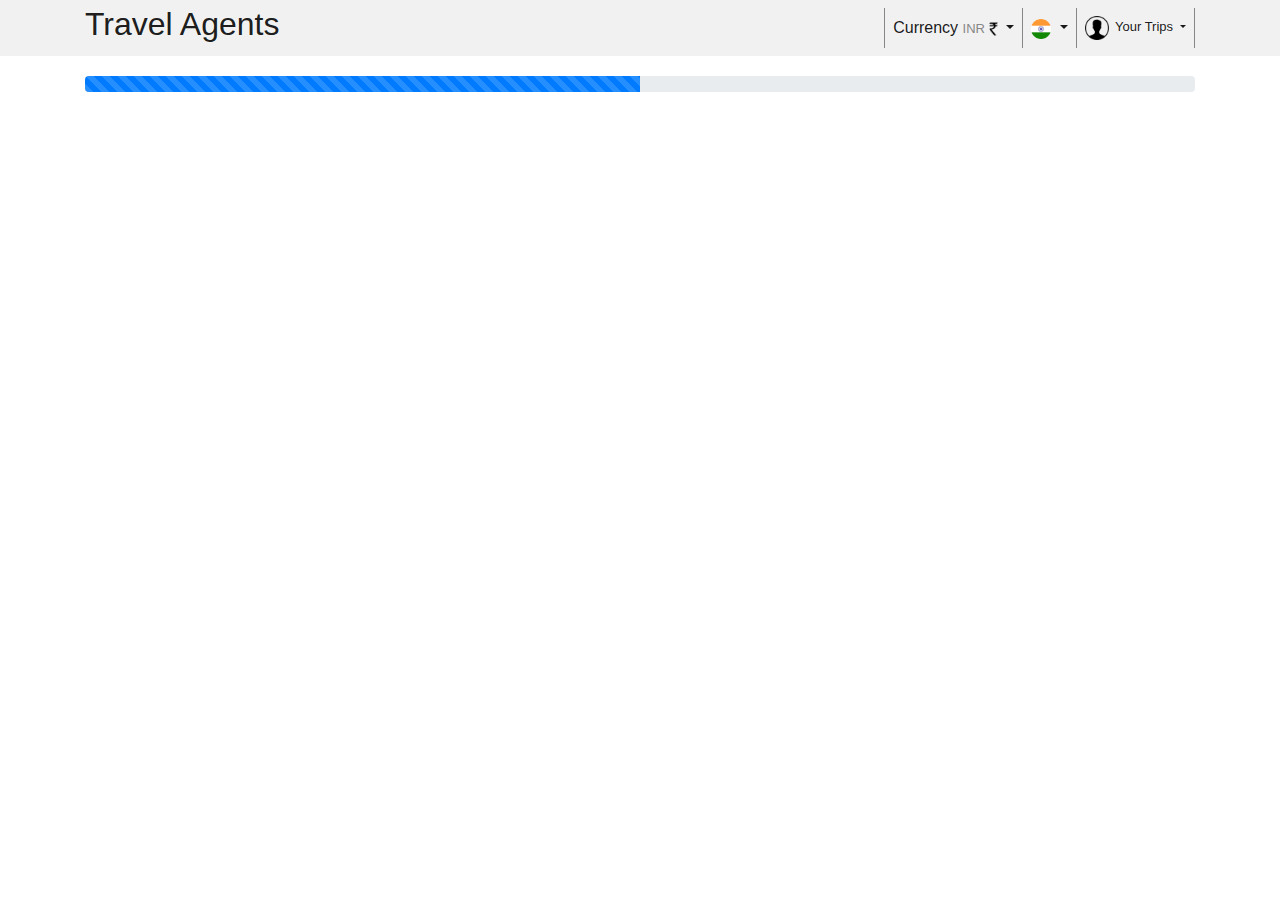
<file: hotel-details.html>
<!DOCTYPE html>
<html lang="en">

<head>
    <meta http-equiv="X-UA-Compatible" content="IE=edge">
    <meta charset="utf-8">
    <meta name="viewport" content="width=device-width, initial-scale=1.0">
    <meta name="description" content="">
    <meta name="author" content="">
    <title>Welcome to Travel Agents</title>
    <link rel="shortcut icon" type="image/x-icon" href="assets/images/inner/favicon.png" />
    <link rel="stylesheet" type="text/css" href="calenplugin/css/daterangepicker.css">
    <link rel="stylesheet" type="text/css" href="assets/css/style.css" />
    <link rel="stylesheet" type="text/css" href="assets/css/bootstrap.min.css" />
    <link rel="stylesheet" type="text/css" href="assets/css/animate.css" />
    <link href="assets/font-awesome/css/font-awesome.min.css" rel="stylesheet">
</head>

<body>
    <!--start Header-->
    <header id="header">
        <div class="container">
            <nav class="navbar navbar-expand-lg navbar-light">
                <a href="index.html" class="navbar-brand font-weight-bold wow fadeInDown">
                    <h2>
                    Travel Agents
                  </h2>
                </a>
                <button type="button" class="navbar-toggler" data-toggle="collapse" data-target="#collapsenavbar">
                    <i class="fa fa-align-justify"></i>
                </button>
                <div class="collapse navbar-collapse text-center" id="collapsenavbar">
                    <ul class="navbar-nav ml-auto ">
                        <li class="nav-item dropdown nav-left">
                            <div class="wow fadeInDown" data-wow-delay="70ms">
                                <a href="index.html" class="nav-link dropdown-toggle scroll active" data-toggle="dropdown">
                                Currency <span class="inr">INR</span><img src="assets/images/inner/rupees.png" class="curr-img" alt="currency">
                            </a >
                            <div class="dropdown-menu">
                            <a class="dropdown-item" href="">
                                <span class="inr">Australian Dollar</span>
                                <img src="assets/images/inner/dollar.png" class="curr1-img" alt="currency">
                            </a>
                                <a class="dropdown-item" href=""><span class="inr">Canadian Dollar</span><img src="assets/images/inner/dollar.png" class="curr1-img" alt="currency"></a>
                                <a class="dropdown-item" href=""><span class="inr">Hong Kong Dollar</span><img src="assets/images/inner/dollar.png" class="curr1-img" alt="currency"></a>
                                <a class="dropdown-item" href=""><span class="inr">Euro</span><img src="assets/images/inner/euro.png" class="curr1-img" alt="currency"></a>
                                <a class="dropdown-item" href=""><span class="inr">Malaysian Ringgit M</span><img src="assets/images/inner/dollar.png" class="curr1-img" alt="currency"></a>
                                <a class="dropdown-item" href=""><span class="inr">Pakistan Rs</span></a>
                                <a class="dropdown-item" href=""><span class="inr">US Dollar</span><img src="assets/images/inner/dollar.png" class="curr1-img" alt="currency"></a>
                            </div>
                </div>
                </li>
                <li class="nav-item dropdown nav-left">
                    <div class="wow fadeInDown nav-img" data-wow-delay="70ms">
                        <a href="index.html" class="nav-link dropdown-toggle scroll active" data-toggle="dropdown">
                            <img src="assets/images/inner/flag.png" alt="currency">
                        </a>
                        <div class="dropdown-menu">
                            <a class="dropdown-item" href="">UAE</a>
                            <a class="dropdown-item" href="">OMAN</a>
                            <a class="dropdown-item" href="">QATAR</a>
                            <a class="dropdown-item" href="">Bahrain</a>
                            <a class="dropdown-item" href="">Kuwait</a>
                            <a class="dropdown-item" href="">Saudi Arabia</a>
                            <a class="dropdown-item" href="">Middle East</a>
                        </div>
                    </div>
                </li>
                <li class="nav-item dropdown nav-left">
                    <div class="wow fadeInDown nav-img trip" data-wow-delay="70ms">
                        <a href="index.html" class="nav-link dropdown-toggle scroll active" data-toggle="dropdown">
                            <img src="assets/images/inner/user.png" alt="user">Your Trips
                        </a>
                        <div class="dropdown-menu">
                            <a href="" class="btn-register" data-toggle="modal" data-target="#myModal1">Sign In</a>
                            <br>
                            <a href="" class="btn-register" data-toggle="modal" data-target="#myModal">Now Here ? Register</a>
                            <a class="dropdown-item" href="">Quick Tools</a>
                            <a class="dropdown-item" href="cancellation.html">Cancellations</a>
                            <a class="dropdown-item" href="change-flight.html">Change Flights</a>
                            <a class="dropdown-item" href="">Check PNR Status</a>
                            <a class="dropdown-item" href="">Print ticket</a>
                            <a class="dropdown-item" href="">Print hotel Voucher</a>
                        </div>
                    </div>
                </li>
                </ul>
        </div>
        </nav>
        </div>
        <div class="clearfix"></div>
    </header>
    <div class="container progressBar">
        <div class="row">
            <div class="col-12 prog-One">
                <div class="progress">
                    <div class="progress-bar progress-bar-striped progress-bar-animated">
                    </div>
                </div>
            </div>
        </div>
    </div>
    <!--end header-->
    <section class="loader">
        <section id="section-hotel">
            <div class="container">
                <div class="row">
                    <div class="col-lg-4 col-md-12 col-12 butonDiv">
                        <button type="button" class="hotel-toggle"><i class="fa fa-play" aria-hidden="true"></i> Modify Search</button>
                        <div class="row hiddenDiv-one" style="display: none;">
                            <form id="hotelForm">
                                    <div class="row">
                                        <div class="col-md-12 col-lg-12 col-xl-12 col-12">
                                             <label>Where*</label>
                                            <div class="form-group">
                                               <input type="text" placeholder="Enter Locality, Landmark, City or Hotel" id="selectCity" name="selectCity" class="form-control">
                                            </div>
                                        </div>
                                        <div class="col-md-12 col-lg-6 col-xl-6 col-12">
                                            <div class="form-group">
                                                <label>Check In*</label>
                                                <div class="input-group margin-bottom-sm">
                                                    <input type="text" value="10/24/1984" id="picker6" name="picker" class="form-control" required>
                                                    <div class="input-group-append">
                                                        <span class="input-group-text"><i class="fa fa-calendar fa-fw"></i></span>
                                                    </div>
                                                </div>
                                            </div>
                                        </div>
                                        <div class="col-md-12 col-lg-6 col-xl-6 col-12">
                                            <div class="form-group">
                                                <label>Check Out*</label>
                                                <div class="input-group margin-bottom-sm">
                                                    <input type="text" value="10/24/1984" id="picker7" name="picker" class="form-control" required>
                                                    <div class="input-group-append">
                                                        <span class="input-group-text"><i class="fa fa-calendar fa-fw"></i></span>
                                                    </div>
                                                </div>
                                            </div>
                                        </div>
                                        <div class="col-12">
                                            <div class="form-group">
                                                <label>Travellers</label>
                                                <select id="travelRoom" name="travelRoom" class="custom-select form-control">
                                                    <option value="">Select</option>
                                                    <option value="1">1 Room, 1 Adults</option>
                                                    <option value="2">1 Room, 2 Adults</option>
                                                    <option value="3">2 Room, 4 Adults</option>
                                                    <option value="4">2 Room, 8 Adults</option>
                                                    <option value="5">More Travellers</option>
                                                </select>
                                            </div>
                                        </div>
                                    </div>
                                    <div class="buttonDiv float-right">
                                        <input type="submit" name="submit" value="Search Hotels" class="submitButton">
                                    </div>
                                </form>
                            </div>
                        </div>
                    <div class="col-lg-8 col-md-8 col-12 hotelName">
                        <h3>Hotel Sunshine - Bengalore(10 Nights)</h3>
                        <p>Tue, 11 Feb - Fri, 21 Feb | 1 room, 2 adults</p>
                    </div>
                </div>
            </div>
        </section>
        <!--section-->
        <section>
            <div class="container">
                <div class="row">
                    <!--left portion start-->
                    <div class="col-md-12 col-lg-3 col-xl-3 col-xs-12 mx-auto mt-3 ">
                        <div class="filter-head text-left">
                            <h6>4 of 4 Hotels</h6>
                        </div>
                        <div class="filter-area">
                            <div class="input-group">
                                <div class="input-group-prepend">
                                    <span class="input-group-text"><i class="fa fa-search" aria-hidden="true"></i></span>
                                </div>
                                <input type="text" class="form-control" placeholder="Filter by Hotel Name">
                            </div>
                        </div>
                        <div class="filter-area">
                            <h6>Price</h6>
                            <ul>
                                <li>
                                    <input type="checkbox">Below Rs 2,000(0)</li>
                                <li>
                                    <input type="checkbox">Rs 2,000 - Rs 4,000(0)</li>
                                <li>
                                    <input type="checkbox">Rs 4,000 - Rs 6,000(0)</li>
                                <li>
                                    <input type="checkbox">Above Rs 4,000(1)</li>

                            </ul>
                        </div>
                        <div class="filter-area">
                            <h6>Star Rating</h6>
                            <ul>
                                <li>
                                    <input type="checkbox">5 Star(1)<span class="float-right">
                                        <i class="fa fa-star" aria-hidden="true"></i>
                                        <i class="fa fa-star" aria-hidden="true"></i>
                                        <i class="fa fa-star" aria-hidden="true"></i>
                                        <i class="fa fa-star" aria-hidden="true"></i>
                                        <i class="fa fa-star" aria-hidden="true"></i>
                                    </span>
                                </li>
                                <li>
                                    <input type="checkbox">4 Star(2)<span class="float-right">
                                        <i class="fa fa-star" aria-hidden="true"></i>
                                        <i class="fa fa-star" aria-hidden="true"></i>
                                        <i class="fa fa-star" aria-hidden="true"></i>
                                        <i class="fa fa-star" aria-hidden="true"></i>
                                    </span></li>
                                <li>
                                    <input type="checkbox">3 Star(3)<span class="float-right">
                                        <i class="fa fa-star" aria-hidden="true"></i>
                                        <i class="fa fa-star" aria-hidden="true"></i>
                                        <i class="fa fa-star" aria-hidden="true"></i>
                                    </span></li>
                                <li>
                                    <input type="checkbox">2 Star(0)
                                    <span class="float-right">
                                        <i class="fa fa-star" aria-hidden="true"></i>
                                        <i class="fa fa-star" aria-hidden="true"></i>
                                    </span></li>
                                <li>
                                    <input type="checkbox">1 Star(1)
                                    <span class="float-right">
                                        <i class="fa fa-star" aria-hidden="true"></i>
                                    </span>
                                </li>

                            </ul>
                        </div>
                        <div class="filter-area">
                            <h6>Traveller Rating</h6>
                            <ul>
                                <li>
                                    <input type="checkbox">4.5 and Above(1)
                                    <span class="float-right">
                                        <i class="fa fa-star" aria-hidden="true"></i>
                                        <i class="fa fa-star" aria-hidden="true"></i>
                                        <i class="fa fa-star" aria-hidden="true"></i>
                                        <i class="fa fa-star" aria-hidden="true"></i>
                                        <i class="fa fa-star-half-o" aria-hidden="true"></i>
                                    </span>
                                </li>
                                <li>
                                    <input type="checkbox">4 and Above(2)
                                    <span class="float-right">
                                        <i class="fa fa-star" aria-hidden="true"></i>
                                        <i class="fa fa-star" aria-hidden="true"></i>
                                        <i class="fa fa-star" aria-hidden="true"></i>
                                        <i class="fa fa-star" aria-hidden="true"></i>
                                    </span>
                                </li>
                                <li>
                                    <input type="checkbox">3.5 and Above(3)
                                    <span class="float-right">
                                        <i class="fa fa-star" aria-hidden="true"></i>
                                        <i class="fa fa-star" aria-hidden="true"></i>
                                        <i class="fa fa-star" aria-hidden="true"></i>
                                        <i class="fa fa-star-half-o" aria-hidden="true"></i>
                                    </span>
                                </li>
                                <li>
                                    <input type="checkbox">3 and Above(0)
                                    <span class="float-right">
                                        <i class="fa fa-star" aria-hidden="true"></i>
                                        <i class="fa fa-star" aria-hidden="true"></i>
                                        <i class="fa fa-star" aria-hidden="true"></i>
                                        <i class="fa fa-percent" aria-hidden="true"></i>
                                    </span>
                                </li>

                            </ul>
                        </div>
                        <div class="filter-area">
                            <h6>Special Offers</h6>
                            <ul>
                                <li>
                                    <input type="checkbox">Hotel with Deals(1)
                                    <span class="float-right">
                                        <i class="fa fa-fire" aria-hidden="true"></i>
                                    </span>
                                </li>
                                <li>
                                    <input type="checkbox">Free Cancellation(1)
                                    <span class="float-right">
                                        <i class="fa fa-times" aria-hidden="true"></i>
                                    </span>
                                </li>
                            </ul>
                        </div>
                        <div class="filter-area">
                            <h6>Amenities</h6>
                            <ul>
                                <li>
                                    <input type="checkbox">Pool(0)
                                    <span class="float-right">
                                        <i class="fa fa-tint" aria-hidden="true"></i>
                                    </span>
                                </li>
                                <li>
                                    <input type="checkbox">Wifi Access(3)
                                    <span class="float-right">
                                        <i class="fa fa-wifi" aria-hidden="true"></i>
                                    </span>
                                </li>
                                <li>
                                    <input type="checkbox">Air Conditioning(4)
                                    <span class="float-right">
                                        <i class="fa fa-connectdevelop" aria-hidden="true"></i>
                                    </span>
                                </li>
                            </ul>
                        </div>
                    </div>

                    <!--left portion end-->
                    <!--right portion start-->
                    <div class="col-md-12 col-lg-9 col-xl-9 col-sm-12 mx-auto mt-3 hotel-listing">
                        <!-- START: HOTEL LIST VIEW -->
                        <div class="row">
                            <div class="col wow zoomIn">
                                <div class="hotel-list-view">
                                    <div class="row hotel-search-div">
                                        <div class="col-lg-9 col-md-9 col-12">
                                            <div class="input-group">
                                                <i class="fa fa-map-marker" aria-hidden="true"></i><span>Search Address:</span>
                                                <div class="input-group-prepend">
                                                    <span class="input-group-text"><i class="fa fa-search" aria-hidden="true"></i></span>
                                                </div>
                                                <input type="text" class="form-control" placeholder="Search for Location, Hotel Address in Bangalore, Karnataka">
                                            </div>
                                        </div>
                                        <div class="col-lg-3 col-md-3 col-12 shortlist1">
                                            <i class="fa fa-heart" aria-hidden="true"></i>
                                            <span>You Shortlist(0)</span><i class="fa fa-long-arrow-right" aria-hidden="true"></i>
                                        </div>
                                    </div>
                                    <div class="row hotel-name">
                                        <div class="col-md-12 col-lg-4 col-xl-4 col-sm-12">
                                            <div class="banner1">
                                                <div id="hambet-banner" class="carousel slide" data-ride="carousel" data-interval="9000">
                                                    <!-- Indicators -->
                                                    <ul class="carousel-indicators">
                                                        <li data-target="#hambet-banner" data-slide-to="0" class="active"></li>
                                                        <li data-target="#hambet-banner" data-slide-to="1"></li>
                                                        <li data-target="#hambet-banner" data-slide-to="2"></li>
                                                    </ul>
                                                    <!-- The slideshow -->
                                                    <div class="carousel-inner">
                                                        <div class="carousel-item active">
                                                            <img src="assets/images/hotel/hotel.jpg" alt="Single Room" />
                                                        </div>
                                                        <div class="carousel-item">
                                                            <img src="assets/images/hotel/hotel1.jpg" alt="Single Room" />
                                                        </div>
                                                        <div class="carousel-item">
                                                            <img src="assets/images/hotel/hotel2.jpg" alt="Single Room" />
                                                        </div>
                                                    </div>
                                                </div>
                                            </div>
                                        </div>
                                        <div class="col-md-12 col-lg-5 col-xl-5 col-sm-12  tourDiv">
                                            <h4>Club Med Kani Hotel</h4>
                                            <i class="fa fa-star" aria-hidden="true"></i>
                                            <i class="fa fa-star" aria-hidden="true"></i>
                                            <i class="fa fa-star" aria-hidden="true"></i>
                                            <i class="fa fa-star-half-o" aria-hidden="true"></i>
                                            <i class="fa fa-star-o" aria-hidden="true"></i>
                                            <h5>₹ 30,000 - ₹ 40,000</h5>
                                            <span>North Male Atoll 15 km from City Center</span>
                                        </div>
                                        <div class="col-md-12 col-lg-3 col-xl-3 col-sm-12 ratingDiv">
                                            <a href="">
                                            Expert Rating 
                                        </a>
                                            <span class="rate">9.5</span>
                                            <h6 class="perday">
                                            <i class="fa fa-check" aria-hidden="true"></i>Free Cancellation Eligible</h6>
                                            <div class="bttn">
                                                <a href="select-room.html">View Details</a>
                                            </div>
                                        </div>
                                    </div>
                                </div>
                            </div>
                        </div>
                        <div class="clearfix"></div>
                        <!-- END: CRUISE LIST VIEW -->
                        <!-- START: HOTEL LIST VIEW -->
                        <div class="row hotel-name">
                            <div class="col wow zoomIn">
                                <div class="cruise-list-view">
                                    <div class="row">
                                        <div class="col-md-12 col-lg-4 col-xl-4 col-sm-12">
                                            <div class="banner1">
                                                <div id="solmar-banner" class="carousel slide" data-ride="carousel" data-interval="9000">
                                                    <!-- Indicators -->
                                                    <ul class="carousel-indicators">
                                                        <li data-target="#solmar-banner" data-slide-to="0" class="active"></li>
                                                        <li data-target="#solmar-banner" data-slide-to="1"></li>
                                                        <li data-target="#solmar-banner" data-slide-to="2"></li>
                                                    </ul>
                                                    <!-- The slideshow -->
                                                    <div class="carousel-inner">
                                                        <div class="carousel-item active">
                                                            <img src="assets/images/hotel/sun-hotel.jpg" alt="Double Room " />
                                                        </div>
                                                        <div class="carousel-item">
                                                            <img src="assets/images/hotel/sun-hotel1.jpg" alt="Double Room" />
                                                        </div>
                                                        <div class="carousel-item">
                                                            <img src="assets/images/hotel/sun-hotel2.jpg" alt="Double Room" />
                                                        </div>
                                                    </div>
                                                </div>
                                            </div>
                                        </div>
                                        <div class="col-md-12 col-lg-5 col-xl-5 col-sm-12  tourDiv">
                                            <h4>Sun Island Resort Nalaguraidhoo</h4>
                                            <i class="fa fa-star" aria-hidden="true"></i>
                                            <i class="fa fa-star" aria-hidden="true"></i>
                                            <i class="fa fa-star" aria-hidden="true"></i>
                                            <i class="fa fa-star-half-o" aria-hidden="true"></i>
                                            <i class="fa fa-star-o" aria-hidden="true"></i>
                                            <h5>₹ 10,000 - ₹ 20,000</h5>
                                            <span>Alif Dhaal Atoll, Maldives</span>
                                        </div>
                                        <div class="col-md-12 col-lg-3 col-xl-3 col-sm-12 ratingDiv">
                                            <a href="">
                                            Expert Rating 
                                        </a>
                                            <span class="rate">9.3</span>
                                            <h6 class="perday">
                                            <i class="fa fa-check" aria-hidden="true"></i>Free Cancellation Eligible</h6>
                                            <div class="bttn">
                                                <a href="select-room.html">View Details</a>
                                            </div>
                                        </div>
                                    </div>
                                </div>
                            </div>
                        </div>
                        <div class="clearfix"></div>
                        <!-- END: CRUISE LIST VIEW -->
                        <div class="row hotel-name">
                            <div class="col wow zoomIn">
                                <div class="cruise-list-view">
                                    <div class="row">
                                        <div class="col-md-12 col-lg-4 col-xl-4 col-sm-12">
                                            <div class="banner1">
                                                <div id="hotel-banner" class="carousel slide" data-ride="carousel" data-interval="9000">
                                                    <!-- Indicators -->
                                                    <ul class="carousel-indicators">
                                                        <li data-target="#hotel-banner" data-slide-to="0" class="active"></li>
                                                        <li data-target="#hotel-banner" data-slide-to="1"></li>
                                                        <li data-target="#hotel-banner" data-slide-to="2"></li>
                                                    </ul>
                                                    <!-- The slideshow -->
                                                    <div class="carousel-inner">
                                                        <div class="carousel-item active">
                                                            <img src="assets/images/hotel/cantara-hotel.jpg" alt="Double Room " />
                                                        </div>
                                                        <div class="carousel-item">
                                                            <img src="assets/images/hotel/cantara-hotel1.jpg" alt="Double Room" />
                                                        </div>
                                                        <div class="carousel-item">
                                                            <img src="assets/images/hotel/cantara-hotel2.jpg" alt="Double Room" />
                                                        </div>
                                                    </div>
                                                </div>
                                            </div>
                                        </div>
                                        <div class="col-md-12 col-lg-5 col-xl-5 col-sm-12  tourDiv">
                                            <h4>Centara Ras Fushi Resort & Spa Maldives Male</h4>
                                            <i class="fa fa-star" aria-hidden="true"></i>
                                            <i class="fa fa-star" aria-hidden="true"></i>
                                            <i class="fa fa-star" aria-hidden="true"></i>
                                            <i class="fa fa-star-half-o" aria-hidden="true"></i>
                                            <i class="fa fa-star-o" aria-hidden="true"></i>
                                            <h5>₹ 30,000 - ₹ 50,000</h5>
                                            <span>Male North Harbour, Boduthakurufaanu Magu, Maldives</span>
                                        </div>
                                        <div class="col-md-12 col-lg-3 col-xl-3 col-sm-12 ratingDiv">
                                            <a href="">
                                            Expert Rating 
                                        </a>
                                            <span class="rate">9.0</span>
                                            <h6 class="perday">
                                            <i class="fa fa-check" aria-hidden="true"></i>Free Cancellation Eligible</h6>
                                            <div class="bttn">
                                                <a href="select-room.html">View Details</a>
                                            </div>
                                        </div>
                                    </div>
                                </div>
                            </div>
                        </div>
                        <div class="clearfix"></div>
                        <div class="row hotel-name">
                            <div class="col wow zoomIn">
                                <div class="cruise-list-view">
                                    <div class="row">
                                        <div class="col-md-12 col-lg-4 col-xl-4 col-sm-12">
                                            <div class="banner1">
                                                <div id="hotel-one-banner" class="carousel slide" data-ride="carousel" data-interval="9000">
                                                    <!-- Indicators -->
                                                    <ul class="carousel-indicators">
                                                        <li data-target="#hotel-one-banner" data-slide-to="0" class="active"></li>
                                                        <li data-target="#hotel-one-banner" data-slide-to="1"></li>
                                                        <li data-target="#hotel-one-banner" data-slide-to="2"></li>
                                                    </ul>
                                                    <!-- The slideshow -->
                                                    <div class="carousel-inner">
                                                        <div class="carousel-item active">
                                                            <img src="assets/images/hotel/Grand-hotel.jpg" alt="Double Room " />
                                                        </div>
                                                        <div class="carousel-item">
                                                            <img src="assets/images/hotel/grand-hotel1.jpg" alt="Double Room" />
                                                        </div>
                                                        <div class="carousel-item">
                                                            <img src="assets/images/hotel/grand-hotel2.jpg" alt="Double Room" />
                                                        </div>
                                                    </div>
                                                </div>
                                            </div>
                                        </div>
                                        <div class="col-md-12 col-lg-5 col-xl-5 col-sm-12  tourDiv">
                                            <h4>Sun Aqua Vilu Reef Resort Dhaalu Atoll, Maldives</h4>
                                            <i class="fa fa-star" aria-hidden="true"></i>
                                            <i class="fa fa-star" aria-hidden="true"></i>
                                            <i class="fa fa-star" aria-hidden="true"></i>
                                            <i class="fa fa-star-half-o" aria-hidden="true"></i>
                                            <i class="fa fa-star-o" aria-hidden="true"></i>
                                            <h5>Above ₹ 40,000</h5>
                                            <span>Dh. Meedhuffushi, South Nilandhe Atoll 13100, Maldives</span>
                                        </div>
                                        <div class="col-md-12 col-lg-3 col-xl-3 col-sm-12 ratingDiv">
                                            <a href="">
                                            Expert Rating 
                                        </a>
                                            <span class="rate">9.3</span>
                                            <h6 class="perday">
                                            <i class="fa fa-check" aria-hidden="true"></i>Free Cancellation Eligible</h6>
                                            <div class="bttn">
                                                <a href="select-room.html">View Details</a>
                                            </div>
                                        </div>
                                    </div>
                                </div>
                            </div>
                        </div>
                        <div class="clearfix"></div>
                        <!-- START: HOTEL LIST VIEW -->
                        <div class="row hotel-name">
                            <div class="col wow zoomIn">
                                <div class="cruise-list-view">
                                    <div class="row">
                                        <div class="col-md-12 col-lg-4 col-xl-4 col-sm-12">
                                            <div class="banner1">
                                                <div id="hotel-two-banner" class="carousel slide" data-ride="carousel" data-interval="9000">
                                                    <!-- Indicators -->
                                                    <ul class="carousel-indicators">
                                                        <li data-target="#hotel-two-banner" data-slide-to="0" class="active"></li>
                                                        <li data-target="#hotel-two-banner" data-slide-to="1"></li>
                                                        <li data-target="#hotel-two-banner" data-slide-to="2"></li>
                                                    </ul>
                                                    <!-- The slideshow -->
                                                    <div class="carousel-inner">
                                                        <div class="carousel-item active">
                                                            <img src="assets/images/hotel/mlesi-hotel.jpg" alt="Double Room " />
                                                        </div>
                                                        <div class="carousel-item">
                                                            <img src="assets/images/hotel/mlesi-hotel1.jpg" alt="Double Room" />
                                                        </div>
                                                        <div class="carousel-item">
                                                            <img src="assets/images/hotel/mlesi-hotel2.jpg" alt="Double Room" />
                                                        </div>
                                                    </div>
                                                </div>
                                            </div>
                                        </div>
                                        <div class="col-md-12 col-lg-5 col-xl-5 col-sm-12  tourDiv">
                                            <h4>Sheraton Maldives Full Moon Resort & Spa, Maldives</h4>
                                            <i class="fa fa-star" aria-hidden="true"></i>
                                            <i class="fa fa-star" aria-hidden="true"></i>
                                            <i class="fa fa-star" aria-hidden="true"></i>
                                            <i class="fa fa-star-half-o" aria-hidden="true"></i>
                                            <i class="fa fa-star-o" aria-hidden="true"></i>
                                            <h5>Above ₹ 40,000</h5>
                                            <span>Furanafushi Island North Male Atoll, 08240, Maldives</span>
                                        </div>
                                        <div class="col-md-12 col-lg-3 col-xl-3 col-sm-12 ratingDiv">
                                            <a href="">
                                            Expert Rating 
                                        </a>
                                            <span class="rate">9.5</span>
                                            <h6 class="perday">
                                            <i class="fa fa-check" aria-hidden="true"></i>Free Cancellation Eligible</h6>
                                            <div class="bttn">
                                                <a href="select-room.html">View Details</a>
                                            </div>
                                        </div>
                                    </div>
                                </div>
                            </div>
                        </div>
                        <div class="clearfix"></div>
                        <!-- END: CRUISE LIST VIEW -->
                    </div>
                </div>
            </div>
        </section>
        <!--end Section1-->
        <!-- The Modal -->
        <div class="modal" id="myModal">
            <div class="modal-dialog">
                <div class="modal-content">

                    <!-- Modal Header -->
                    <div class="modal-header">
                        <h4 class="modal-title">Get a Cleartrip Account</h4>
                        <button type="button" class="close" data-dismiss="modal"><i class="fa fa-times" aria-hidden="true"></i></button>
                    </div>
                    <!-- Modal body -->
                    <div class="modal-body">
                        <button type="button" class="registerfb" onclick="window.location.href = 'https://www.facebook.com/';"><i class="fa fa-facebook" aria-hidden="true"></i>Sign up with Facebook</button>

                        <form>
                            <div class="container">
                                <p>or, Sign up with your current email address</p>
                                <hr>
                                <label><b>Email</b></label>
                                <input type="email" class="textBox3" placeholder="Enter Email" name="email" required>

                                <label><b>Password</b></label>
                                <input type="password" class="textBox4" placeholder="Enter Password" name="psw" required>

                                <label><b>Repeat Password</b></label>
                                <input type="password" class="textBox5" placeholder="Repeat Password" name="psw-repeat" required>
                                <hr>
                                <p>By creating an account you agree to our <a href="#">Terms & Privacy</a>.</p>
                                <button type="submit" class="registerbtn">Create Account</button>
                            </div>

                            <div class="container signin">
                                <p>Already have an account? <a href="#">Sign in</a>.</p>
                            </div>
                        </form>
                    </div>
                    <!-- Modal footer -->
                    <div class="modal-footer">
                        <button type="button" class="btn btn-primary" data-dismiss="modal">Close</button>
                    </div>
                </div>
            </div>
        </div>
        <!-- The Modal -->
        <div class="modal" id="myModal1">
            <div class="modal-dialog">
                <div class="modal-content">

                    <!-- Modal Header -->
                    <div class="modal-header">
                        <h4 class="modal-title">Sign in to Cleartrip</h4>
                        <button type="button" class="close" data-dismiss="modal">&<i class="fa fa-times" aria-hidden="true"></i></button>
                    </div>
                    <!-- Modal body -->
                    <div class="modal-body">
                        <button type="button" class="registerfb"><i class="fa fa-facebook" aria-hidden="true">
                       </i>Sign in with Facebook</button>

                        <form action="/action_page.php">
                            <div class="container">
                                <p>or Log in with your Cleartrip account</p>
                                <hr>
                                <label><b>Email</b></label>
                                <input type="email" class="textBox" placeholder="Enter Email" name="email" required>

                                <label><b>Password</b></label>
                                <input type="password" class="textBox" placeholder="Enter Password" name="psw" required>

                                <hr>
                                <p>By creating an account you agree to our <a href="#">Terms & Privacy</a>.</p>
                                <button type="submit" class="registerbtn">Sign in</button>
                            </div>
                            <div class="container signin">
                                <p>Don’t have a Cleartrip Account? <a href="">Sign Up</a>.</p>
                            </div>
                        </form>
                    </div>
                    <!-- Modal footer -->
                    <div class="modal-footer">
                        <button type="button" class="btn btn-primary" data-dismiss="modal">Close</button>
                    </div>
                </div>
            </div>
        </div>
        <!--start footer-->
        <footer class="page-footer font-small mdb-color pt-2">
            <div class="container">
                <div class="row">
                    <div class="col-lg-9 col-md-8 col-12">
                        <!--Copyright-->
                        <p class="text-md-left">© 2020 Copyright :
                            <a href="http://travjury.com">
                                <strong> Travel Agents</strong>
                            </a>Powered By Travjury
                        </p>
                    </div>
                    <div class="col-lg-3 col-md-4 col-12 foot-social">
                        connect
                        <a class="social-footer" href="https://www.facebook.com/travjurys" target="_blank">
                            <i class="fa fa-facebook"></i>
                        </a>
                        <a class="social-footer" href="https://twitter.com/travjuryS" target="_blank">
                            <i class="fa fa-twitter"></i>
                        </a>
                        <a class="social-footer" href="https://www.linkedin.com/company/travjury-software-pvt-ltd" target="_blank">
                            <i class="fa fa-linkedin"></i>
                        </a>
                        <a class="social-footer" href="https://in.pinterest.com/travjurysoftware/?autologin=true" target="_blank">
                            <i class="fa fa-pinterest-p" aria-hidden="true"></i>
                        </a>
                    </div>
                </div>
            </div>
        </footer>
    </section>
    <!--End footer-->
    <script src="assets/js/jquery-3.4.1.js"></script>
    <script src="assets/js/jquery.validate.min.js"></script>
    <script src="assets/js/jquery.mask.min.js"></script>
    <script  src="assets/js/countries.js"></script>
    <script src="assets/js/wow.min.js"></script>
    <script src="assets/js/bootstrap.min.js"></script>
    <script src="assets/js/hotel-booking.js"></script>
    <script src="assets/js/validate.js"></script>
    <script src="assets/js/custom-dynamic.js"></script>
    <script src="calenplugin/js/moment.min.js"></script>
    <script src="calenplugin/js/daterangepicker.min.js"></script>
    <script src="calenplugin/js/select.js"></script>

</body>

</html>
</file>
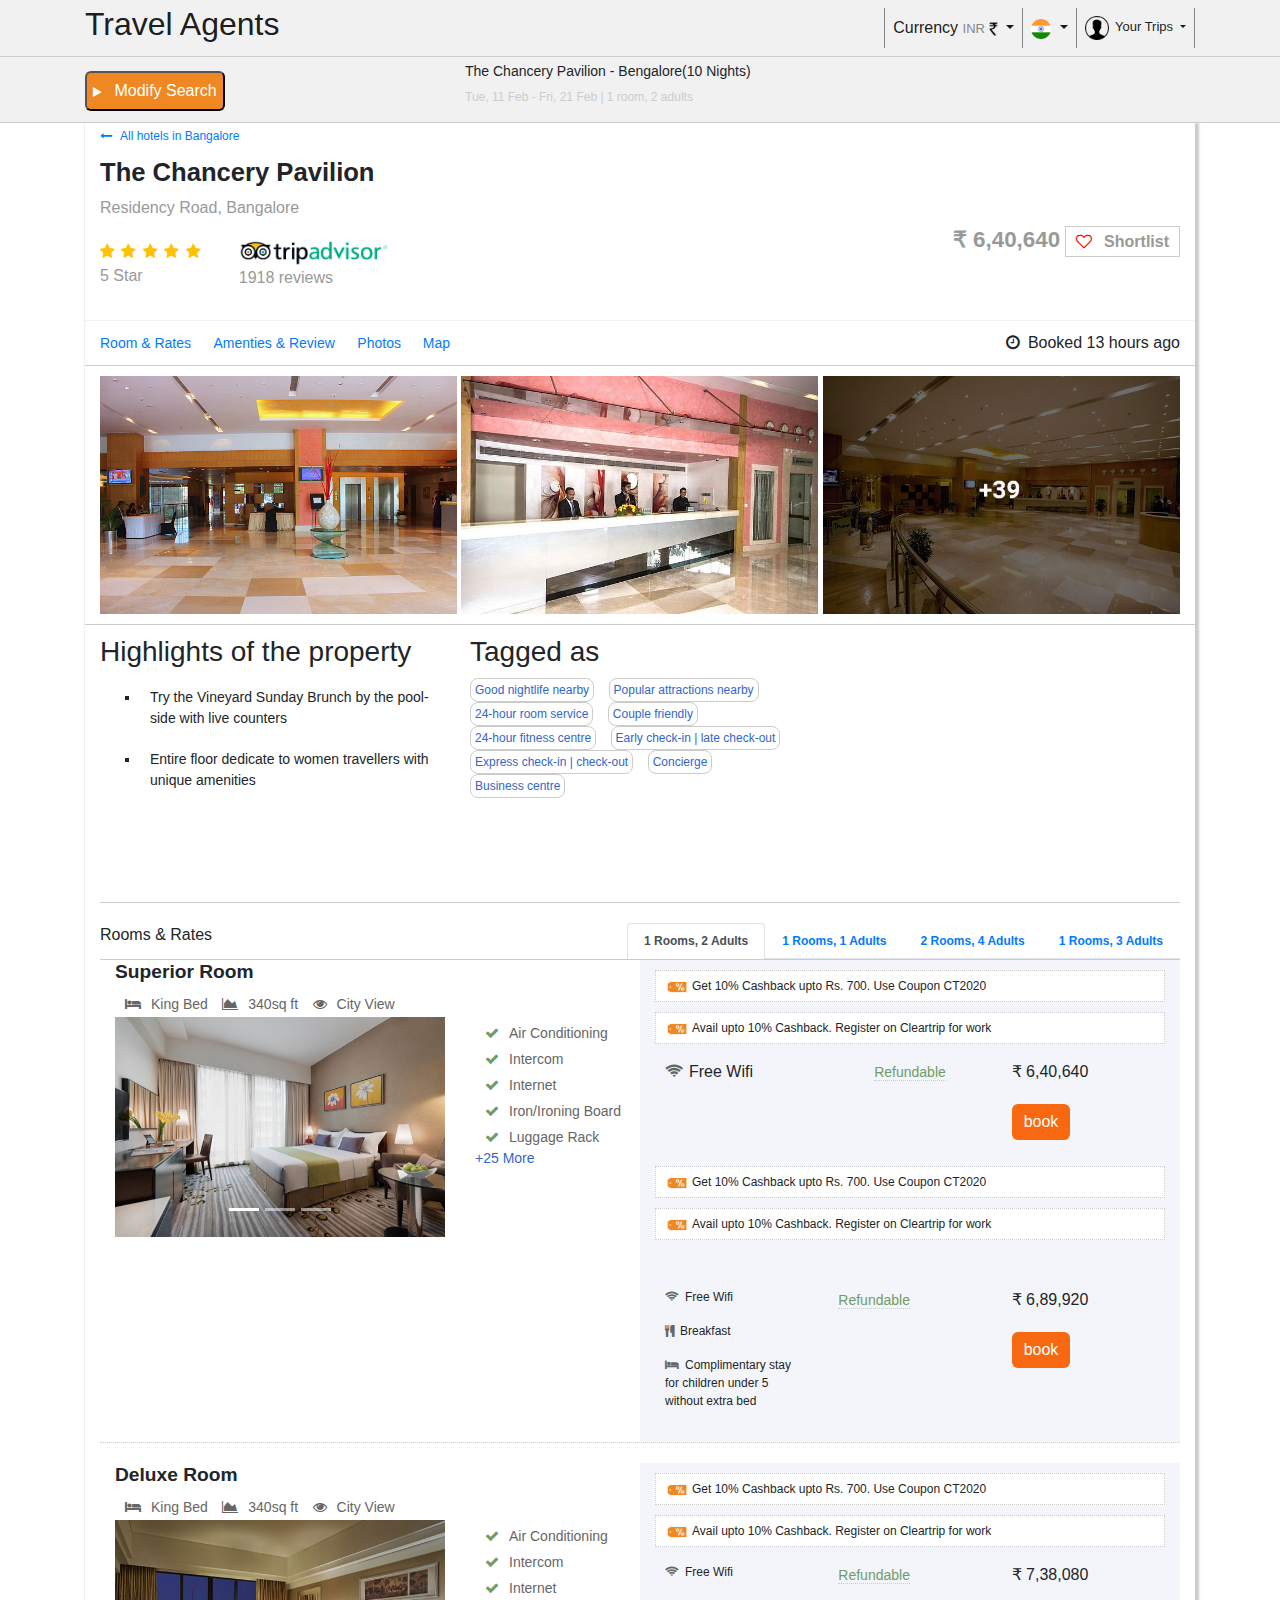
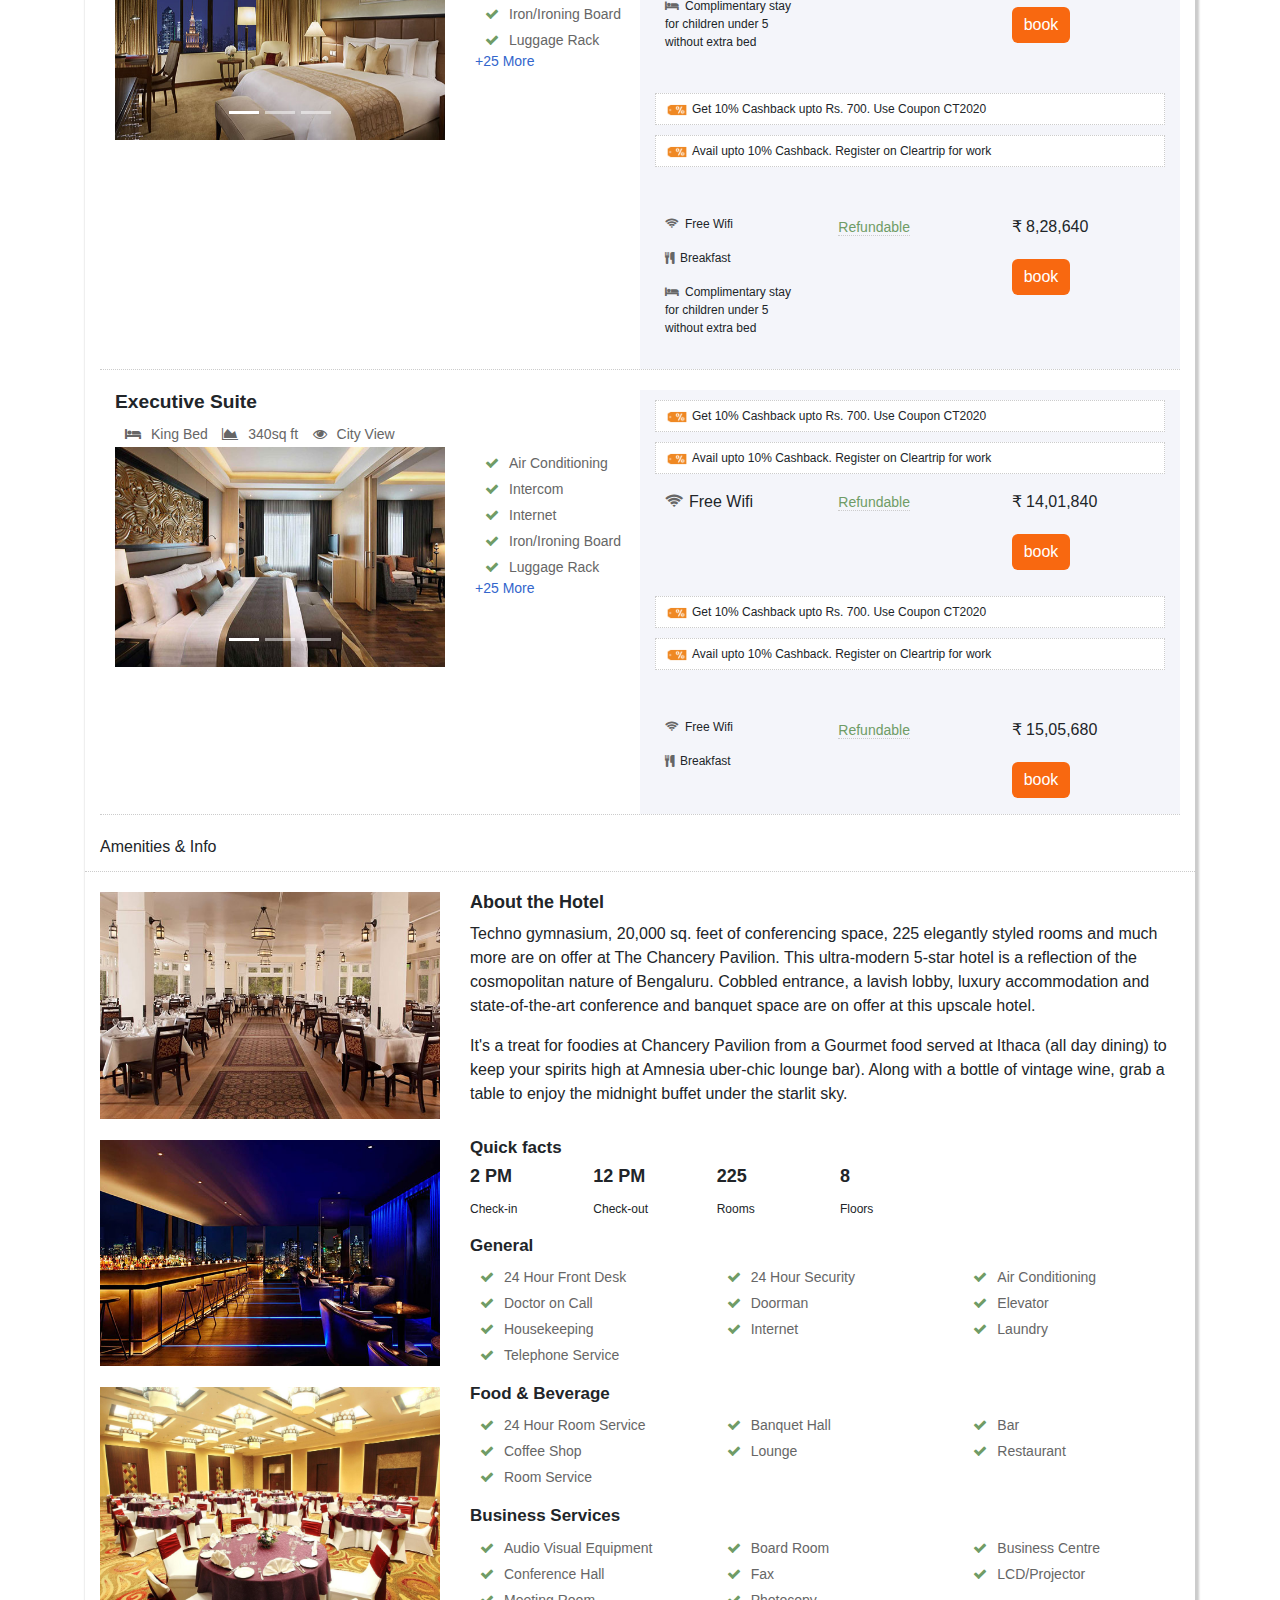
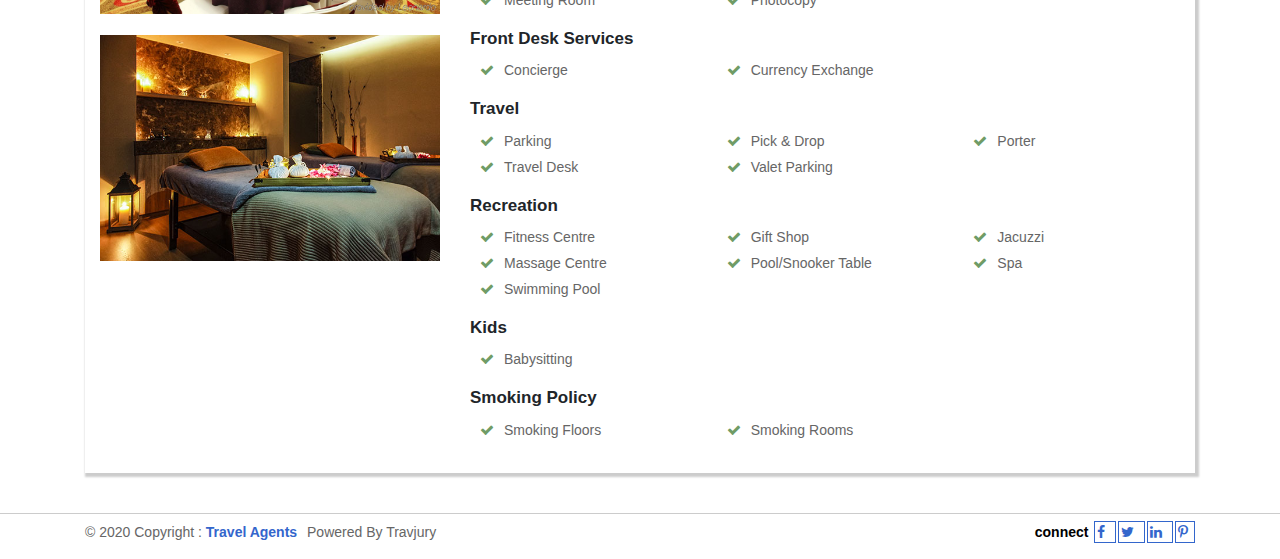
<file: select-room.html>
<!DOCTYPE html>
<html lang="en">
<head>
    <meta http-equiv="X-UA-Compatible" content="IE=edge">
    <meta charset="utf-8">
    <meta name="viewport" content="width=device-width, initial-scale=1.0">
    <meta name="description" content="">
    <meta name="author" content="">
    <title>welcome to Travel Agents</title>
    <link rel="shortcut icon" type="image/x-icon" href="assets/images/inner/favicon.png" />
    <link rel="stylesheet" type="text/css" href="calenplugin/css/daterangepicker.css">
    <link rel="stylesheet" type="text/css" href="assets/css/style.css" />
    <link rel="stylesheet" type="text/css" href="assets/css/bootstrap.min.css" />
    <link rel="stylesheet" type="text/css" href="assets/css/animate.css" />
    <link href="assets/font-awesome/css/font-awesome.min.css" rel="stylesheet">
</head>
<body>
    <!--start Header-->
    <header id="header">
        <div class="container">
            <div class="row">
                <div class="col-12"> 
                    <nav class="navbar navbar-expand-lg navbar-light">
                        <a href="index.html" class="navbar-brand font-weight-bold wow fadeInDown">
                            <h2>
                             Travel Agents
                            </h2>
                        </a>
                        <button type="button" class="navbar-toggler" data-toggle="collapse" data-target="#collapsenavbar">
                            <i class="fa fa-align-justify"></i>
                        </button>
                        <div class="collapse navbar-collapse text-center" id="collapsenavbar">
                            <ul class="navbar-nav ml-auto ">
                                <li class="nav-item dropdown nav-left">
                                    <div class="wow fadeInDown" data-wow-delay="70ms">
                                        <a href="index.html" class="nav-link dropdown-toggle scroll active" data-toggle="dropdown">
                                        Currency <span class="inr">INR</span><img src="assets/images/inner/rupees.png" class="curr-img" alt="rupees">
                                          </a >
                                          <div class="dropdown-menu">
                                          <a class="dropdown-item" href=""><span class="inr">Australian Dollar</span><img src="assets/images/inner/dollar.png" class="curr1-img" alt="dollar">
                                          </a>
                                        <a class="dropdown-item" href=""><span class="inr">Canadian Dollar</span><img src="assets/images/inner/dollar.png" class="curr1-img" alt="rupees"></a>
                                        <a class="dropdown-item" href=""><span class="inr">Hong Kong Dollar</span><img src="assets/images/inner/dollar.png" class="curr1-img" alt="rupees"></a>
                                        <a class="dropdown-item" href=""><span class="inr">Euro</span><img src="assets/images/inner/euro.png" class="curr1-img" alt="rupees"></a>
                                        <a class="dropdown-item" href=""><span class="inr">Malaysian Ringgit M</span><img src="assets/images/inner/dollar.png" class="curr1-img" alt="rupees"></a>
                                        <a class="dropdown-item" href=""><span class="inr">Pakistan Rs</span></a>
                                        <a class="dropdown-item" href=""><span class="inr">US Dollar</span><img src="assets/images/inner/dollar.png" class="curr1-img" alt="rupees">
                                        </a>
                                    </div>
                             </div>
                        </li>
                        <li class="nav-item dropdown nav-left">
                            <div class="wow fadeInDown nav-img" data-wow-delay="70ms">
                                <a href="index.html" class="nav-link dropdown-toggle scroll active" data-toggle="dropdown">
                                    <img src="assets/images/inner/flag.png" alt="flat">
                                </a>
                                <div class="dropdown-menu">
                                    <a class="dropdown-item" href="">UAE</a>
                                    <a class="dropdown-item" href="">OMAN</a>
                                    <a class="dropdown-item" href="">QATAR</a>
                                    <a class="dropdown-item" href="">Bahrain</a>
                                    <a class="dropdown-item" href="">Kuwait</a>
                                    <a class="dropdown-item" href="">Saudi Arabia</a>
                                    <a class="dropdown-item" href="">Middle East</a>
                                </div>
                            </div>
                        </li>
                        <li class="nav-item dropdown nav-left">
                            <div class="wow fadeInDown nav-img trip" data-wow-delay="70ms">
                                <a href="index.html" class="nav-link dropdown-toggle scroll active" data-toggle="dropdown">
                                    <img src="assets/images/inner/user.png" alt="user">Your Trips
                                </a>
                                <div class="dropdown-menu">
                                    <a href="" class="btn-register" data-toggle="modal" data-target="#myModal3">Sign In</a>
                                    <br>
                                    <a href="" class="btn-register" data-toggle="modal" data-target="#myModa4">Now Here ? Register</a>
                                    <a class="dropdown-item" href="">Quick Tools</a>
                                    <a class="dropdown-item" href="cancellation.html">Cancellations</a>
                                    <a class="dropdown-item" href="change-flight.html">Change Flights</a>
                                    <a class="dropdown-item" href="">Check PNR Status</a>
                                    <a class="dropdown-item" href="">Print ticket</a>
                                    <a class="dropdown-item" href="">Print hotel Voucher</a>
                                </div>
                            </div>
                        </li>
                    </ul>
                </div>
                </nav>
            </div>
        </div>
    </div>
    <div class="clearfix"></div>
    </header>
    <section id="section-hotel">
        <div class="container">
            <div class="row">
                <div class="col-lg-4 col-xl-4 col-md-12 col-12 butonDiv">
                    <button type="button" class="hotel-toggle"><i class="fa fa-play" aria-hidden="true"></i> Modify Search</button>
                    <div class="row hiddenDiv-one" style="display: none;">
                        <form id="hotelForm">
                                    <div class="row">
                                        <div class="col-md-12 col-lg-12 col-xl-12 col-12">
                                             <label>Where*</label>
                                            <div class="form-group">
                                               <input type="text" placeholder="Enter Locality, Landmark, City or Hotel" id="selectCity" name="selectCity" class="form-control">
                                            </div>
                                        </div>
                                        <div class="col-md-12 col-lg-6 col-xl-6 col-12">
                                            <div class="form-group">
                                                <label>Check In*</label>
                                                <div class="input-group margin-bottom-sm">
                                                    <input type="text" value="10/24/1984" id="picker6" name="picker" class="form-control" required>
                                                    <div class="input-group-append">
                                                        <span class="input-group-text"><i class="fa fa-calendar fa-fw"></i></span>
                                                    </div>
                                                </div>
                                            </div>
                                        </div>
                                        <div class="col-md-12 col-lg-6 col-xl-6 col-12">
                                            <div class="form-group">
                                                <label>Check Out*</label>
                                                <div class="input-group margin-bottom-sm">
                                                    <input type="text" value="10/24/1984" id="picker7" name="picker" class="form-control" required>
                                                    <div class="input-group-append">
                                                        <span class="input-group-text"><i class="fa fa-calendar fa-fw"></i></span>
                                                    </div>
                                                </div>
                                            </div>
                                        </div>
                                        <div class="col-12">
                                            <div class="form-group">
                                                <label>Travellers</label>
                                                <select id="travelRoom" name="travelRoom" class="custom-select form-control">
                                                    <option value="">Select</option>
                                                    <option value="1">1 Room, 1 Adults</option>
                                                    <option value="2">1 Room, 2 Adults</option>
                                                    <option value="3">2 Room, 4 Adults</option>
                                                    <option value="4">2 Room, 8 Adults</option>
                                                    <option value="5">More Travellers</option>
                                                </select>
                                            </div>
                                        </div>
                                    </div>
                                    <div class="buttonDiv float-right">
                                        <input type="submit" name="submit" value="Search Hotels" class="submitButton">
                                    </div>
                                </form>
                           </div>
                      </div>
                <div class="col-lg-8 col-md-8 col-12 hotelName">
                    <h3>The Chancery Pavilion - Bengalore(10 Nights)</h3>
                    <p>Tue, 11 Feb - Fri, 21 Feb | 1 room, 2 adults</p>
                </div>
            </div>
        </div>
    </section>
    <!--section-->
    <div class="container">
        <section id="box-shadow-hotel">
            <div class="container">
                <div class="row hotelDiv">
                    <div class="col-lg-6 col-md-6 col-6 col-12">
                        <a href=""><i class="fa fa-long-arrow-left" aria-hidden="true"></i>All hotels in Bangalore</a>
                        <h2>The Chancery Pavilion</h2>
                        <span>Residency Road, Bangalore</span>
                        <div class="row">
                            <div class="col-lg-3 col-md-3 col-xl-3 col-12 fivestar">
                                <div>
                                    <i class="fa fa-star" aria-hidden="true"></i>
                                    <i class="fa fa-star" aria-hidden="true"></i>
                                    <i class="fa fa-star" aria-hidden="true"></i>
                                    <i class="fa fa-star" aria-hidden="true"></i>
                                    <i class="fa fa-star" aria-hidden="true"></i>
                                </div>
                                <span>5 Star</span>
                            </div>
                            <div class="col-lg-9 col-md-9 col-xl-9 col-12 tripDiv">
                                <div><img src="assets/images/inner/trip.png" alt="hotelselect"></div>
                                <span>1918 reviews</span>
                            </div>
                        </div>
                    </div>
                    <div class="col-lg-6 col-md-6 col-6 col-12 shortlist text-right">
                        <span class="short-bold">₹ 6,40,640</span>
                        <span class="short-btn"><i class="fa fa-heart-o" aria-hidden="true"></i> Shortlist</span>
                    </div>
                </div>
            </div>
            <div class="container">
                <div class="row">
                    <div class="col-lg-8 col-md-8 col-xl-8 col-12 hotel-menu">
                        <a href="#section2">Room & Rates</a>
                        <a href="#section3">Amenties & Review</a>
                        <a href="" data-toggle="modal" data-target="#myModal">Photos </a>
                        <a href="" data-toggle="modal" data-target="#myModal1">Map</a>
                    </div>
                    <div class="col-lg-4 col-md-4 col-4 col-12 text-right booked">
                        <span><i class="fa fa-clock-o" aria-hidden="true"></i>Booked 13 hours ago</span>
                    </div>
                </div>
            </div>
            <div class="container">
                <div class="row hotel-banner">
                    <div class="col-12 ">
                        <img src="assets/images/select/hotel1.jpg" alt="hotelselect">
                        <img src="assets/images/select/hotel3.jpg" alt="hotelselect">
                        <a href="" data-toggle="modal" data-target="#myModal2"><img src="assets/images/select/hotel4.jpg" alt="hotelselect"></a>
                    </div>
                </div>
            </div>
            <div class="container">
                <div class="row highlightDiv">
                    <div class="col-lg-4 col-md-4 col-4 col-12">
                        <h3>Highlights of the property</h3>
                        <ul>
                            <li>Try the Vineyard Sunday Brunch by the pool-side with live counters</li>
                            <li>Entire floor dedicate to women travellers with unique amenities</li>
                        </ul>
                    </div>
                    <div class="col-lg-4 col-md-4 col-4 col-12">
                        <h3>Tagged as</h3>
                        <div>
                            <span>Good nightlife nearby</span>
                            <span>Popular attractions nearby</span>
                        </div>
                        <div>
                            <span>24-hour room service</span>
                            <span>Couple friendly</span></div>
                        <div>
                            <span>24-hour fitness centre</span>
                            <span>Early check-in | late check-out</span>
                        </div>
                        <div> <span>Express check-in | check-out</span>
                            <span>Concierge</span>
                        </div>
                        <div>
                            <span>Business centre</span>
                        </div>
                    </div>
                    <div class="col-lg-4 col-md-4 col-4 col-12 direction">
                        <iframe src="https://www.google.com/maps/embed?pb=!1m18!1m12!1m3!1d3884.363317780233!2d77.70006681430642!3d13.202491713343115!2m3!1f0!2f0!3f0!3m2!1i1024!2i768!4f13.1!3m3!1m2!1s0x3bae1d00277e6751%3A0x8ee5d6bdcf837e0a!2sBangalore%20International%20Airport%20Pvt%20LTD.!5e0!3m2!1sen!2sin!4v1580803890075!5m2!1sen!2sin" allowfullscreen=""></iframe>
                    </div>
                </div>
            </div>
            <div class="container" id="section2">
                <div class="row room-tab">
                    <div class="col-12">
                        <div class="room-tab-inner">
                            <span class="text-left">Rooms & Rates</span>
                            <ul class="nav nav-tabs float-right" role="tablist">
                                <li class="nav-item">
                                    <a class="nav-link active" data-toggle="tab" href="#home">1 Rooms, 2 Adults</a>
                                </li>
                                <li class="nav-item">
                                    <a class="nav-link" data-toggle="tab" href="#menu1">1 Rooms, 1 Adults</a>
                                </li>
                                <li class="nav-item">
                                    <a class="nav-link" data-toggle="tab" href="#menu2">2 Rooms, 4 Adults</a>
                                </li>
                                <li class="nav-item">
                                    <a class="nav-link" data-toggle="tab" href="#menu3">1 Rooms, 3 Adults</a>
                                </li>
                            </ul>
                        </div>
                        <!-- Tab panes -->
                        <div class="tab-content">
                            <div id="home" class="container tab-pane active">
                                <div class="row room-bottom-border">
                                    <div class="col-lg-4 col-md-12 col-xl-4 col-12 tab-banner">
                                        <h2>Superior Room</h2>
                                        <span><i class="fa fa-bed" aria-hidden="true"></i>King Bed</span>
                                        <span><i class="fa fa-area-chart" aria-hidden="true"></i>340sq ft</span>
                                        <span><i class="fa fa-eye" aria-hidden="true"></i>City View</span>
                                        <div class="banner1">
                                            <div id="hambet-banner" class="carousel slide" data-ride="carousel" data-interval="9000">
                                                <!-- Indicators -->
                                                <ul class="carousel-indicators">
                                                    <li data-target="#hambet-banner" data-slide-to="0" class="active"></li>
                                                    <li data-target="#hambet-banner" data-slide-to="1"></li>
                                                    <li data-target="#hambet-banner" data-slide-to="2"></li>
                                                </ul>
                                                <!-- The slideshow -->
                                                <div class="carousel-inner">
                                                    <div class="carousel-item active">
                                                        <img src="assets/images/select/suproom.jpg" alt="Single Room" />
                                                    </div>
                                                    <div class="carousel-item">
                                                        <img src="assets/images/select/suproom1.jpg" alt="Single Room" />
                                                    </div>
                                                    <div class="carousel-item">
                                                        <img src="assets/images/select/suproom2.jpg" alt="Single Room" />
                                                    </div>
                                                </div>
                                            </div>
                                        </div>
                                    </div>
                                    <div class="col-lg-2 col-md-4 col-xl-2 col-12 facilityDiv">
                                        <div><i class="fa fa-check" aria-hidden="true"></i>Air Conditioning</div>
                                        <div><i class="fa fa-check" aria-hidden="true"></i>Intercom</div>
                                        <div><i class="fa fa-check" aria-hidden="true"></i>Internet</div>
                                        <div><i class="fa fa-check" aria-hidden="true"></i>Iron/Ironing Board</div>
                                        <div><i class="fa fa-check" aria-hidden="true"></i>Luggage Rack</div>
                                        <div id="clickMore1" class="clickMore">
                                            <h6>+25 More</h6></div>
                                        <div id="hiddenFac1" style="display: none;">
                                            <div><i class="fa fa-check" aria-hidden="true"></i>Newspaper</div>
                                            <div><i class="fa fa-check" aria-hidden="true"></i>Television</div>
                                            <div><i class="fa fa-check" aria-hidden="true"></i>Wardrobe</div>
                                            <div><i class="fa fa-check" aria-hidden="true"></i>Dental Kit</div>
                                            <div><i class="fa fa-check" aria-hidden="true"></i>Hair Dryer</div>
                                            <div><i class="fa fa-check" aria-hidden="true"></i>Western Toilet Seat</div>
                                            <div><i class="fa fa-check" aria-hidden="true"></i>Mineral Water</div>
                                            <div><i class="fa fa-check" aria-hidden="true"></i>Room Service</div>
                                            <div><i class="fa fa-check" aria-hidden="true"></i>Housekeeping</div>
                                            <div><i class="fa fa-check" aria-hidden="true"></i>Dustbin</div>
                                        </div>
                                    </div>
                                    <div class="col-lg-6 col-md-8 col-xl-6 col-12 deal-inner ">
                                        <div class="deal-border"><img src="assets/images/select/deal.png" alt="hotelselect">Get 10% Cashback upto Rs. 700. Use Coupon CT2020</div>
                                        <div class="deal-border"><img src="assets/images/select/deal.png" alt="hotelselect">Avail upto 10% Cashback. Register on Cleartrip for work</div>
                                        <div class="row deal-bottom">
                                            <div class="col-lg-4 col-md-4 col-xl-4 col-12">
                                                <span><i class="fa fa-wifi" aria-hidden="true"></i>Free Wifi</span>
                                            </div>
                                            <div class="col-lg-4 col-md-4 col-xl-4 col-12 Refundable">
                                                <a href="" title="Free Cancellation till Wednesday | If you Cancel within 24 houe Before Checkin,You will be Charged 1room night charges per room.">Refundable</a>
                                            </div>
                                            <div class="col-lg-4 col-md-4 col-xl-4 col-12 book-inner">
                                                <div class="hoPrice">₹ 6,40,640</div>
                                                <button class="boot-but" onclick="window.location.href = 'hotel-booking.html';">book</button>
                                            </div>
                                        </div>
                                        <div class="deal-border"><img src="assets/images/select/deal.png" alt="hotelselect">Get 10% Cashback upto Rs. 700. Use Coupon CT2020</div>
                                        <div class="deal-border"><img src="assets/images/select/deal.png" alt="hotelselect">Avail upto 10% Cashback. Register on Cleartrip for work</div>
                                        <div class="row deal-bottom">
                                        </div>
                                        <div class="row deal-bottom">
                                            <div class="col-lg-4 col-md-4 col-xl-4 col-12">
                                                <p><i class="fa fa-wifi" aria-hidden="true"></i>Free Wifi</p>
                                                <p><i class="fa fa-cutlery" aria-hidden="true"></i>Breakfast</p>
                                                <p><i class="fa fa-bed" aria-hidden="true"></i>Complimentary stay for children under 5 without extra bed</p>
                                            </div>
                                            <div class="col-lg-4 col-md-4 col-xl-4 col-12">
                                                <a href="" title="Free Cancellation till Wednesday | If you Cancel within 24 houe Before Checkin,You will be Charged 1room night charges per room.">Refundable</a>
                                            </div>
                                            <div class="col-lg-4 col-md-4 col-xl-4 col-12 book-inner">
                                                <div class="hoPrice">₹ 6,89,920</div>
                                                <button class="boot-but" onclick="window.location.href = 'hotel-booking.html';">book</button>
                                            </div>
                                        </div>
                                    </div>
                                </div>
                                <div class="row room-bottom-border">
                                    <div class="col-lg-4 col-md-12 col-xl-4 col-12 tab-banner">
                                        <h2>Deluxe Room</h2>
                                        <span><i class="fa fa-bed" aria-hidden="true"></i>King Bed</span>
                                        <span><i class="fa fa-area-chart" aria-hidden="true"></i>340sq ft</span>
                                        <span><i class="fa fa-eye" aria-hidden="true"></i>City View</span>
                                        <div class="banner1">
                                            <div id="deluxe-banner" class="carousel slide" data-ride="carousel" data-interval="9000">
                                                <!-- Indicators -->
                                                <ul class="carousel-indicators">
                                                    <li data-target="#deluxe-banner" data-slide-to="0" class="active"></li>
                                                    <li data-target="#deluxe-banner" data-slide-to="1"></li>
                                                    <li data-target="#deluxe-banner" data-slide-to="2"></li>
                                                </ul>
                                                <!-- The slideshow -->
                                                <div class="carousel-inner">
                                                    <div class="carousel-item active">
                                                        <img src="assets/images/select/delroom.jpg" alt="Single Room" />
                                                    </div>
                                                    <div class="carousel-item">
                                                        <img src="assets/images/select/delroom1.jpg" alt="Single Room" />
                                                    </div>
                                                    <div class="carousel-item">
                                                        <img src="assets/images/select/delroom2.jpg" alt="Single Room" />
                                                    </div>
                                                </div>
                                            </div>
                                        </div>
                                    </div>
                                    <div class="col-lg-2 col-md-4 col-xl-2 col-12 facilityDiv">
                                        <div><i class="fa fa-check" aria-hidden="true"></i>Air Conditioning</div>
                                        <div><i class="fa fa-check" aria-hidden="true"></i>Intercom</div>
                                        <div><i class="fa fa-check" aria-hidden="true"></i>Internet</div>
                                        <div><i class="fa fa-check" aria-hidden="true"></i>Iron/Ironing Board</div>
                                        <div><i class="fa fa-check" aria-hidden="true"></i>Luggage Rack</div>
                                        <div id="clickMore2" class="clickMore">
                                            <h6>+25 More</h6></div>
                                        <div id="hiddenFac2" style="display: none;">
                                            <div><i class="fa fa-check" aria-hidden="true"></i>Newspaper</div>
                                            <div><i class="fa fa-check" aria-hidden="true"></i>Television</div>
                                            <div><i class="fa fa-check" aria-hidden="true"></i>Wardrobe</div>
                                            <div><i class="fa fa-check" aria-hidden="true"></i>Dental Kit</div>
                                            <div><i class="fa fa-check" aria-hidden="true"></i>Hair Dryer</div>
                                            <div><i class="fa fa-check" aria-hidden="true"></i>Western Toilet Seat</div>
                                            <div><i class="fa fa-check" aria-hidden="true"></i>Mineral Water</div>
                                            <div><i class="fa fa-check" aria-hidden="true"></i>Room Service</div>
                                            <div><i class="fa fa-check" aria-hidden="true"></i>Housekeeping</div>
                                            <div><i class="fa fa-check" aria-hidden="true"></i>Dustbin</div>
                                        </div>
                                    </div>
                                    <div class="col-lg-6 col-md-8 col-xl-6 col-12 deal-inner ">
                                        <div class="deal-border"><img src="assets/images/select/deal.png" alt="hotelselect">Get 10% Cashback upto Rs. 700. Use Coupon CT2020</div>
                                        <div class="deal-border"><img src="assets/images/select/deal.png" alt="hotelselect">Avail upto 10% Cashback. Register on Cleartrip for work</div>
                                        <div class="row deal-bottom">
                                            <div class="col-lg-4 col-md-4 col-xl-4 col-12">
                                                <p><i class="fa fa-wifi" aria-hidden="true"></i>Free Wifi</p>
                                                <p><i class="fa fa-bed" aria-hidden="true"></i>Complimentary stay for children under 5 without extra bed</p>
                                            </div>
                                            <div class="col-lg-4 col-md-4 col-xl-4 col-12">
                                                <a href="" title="Free Cancellation till Wednesday | If you Cancel within 24 houe Before Checkin,You will be Charged 1room night charges per room.">Refundable</a>
                                            </div>
                                            <div class="col-lg-4 col-md-4 col-xl-4 col-12 book-inner">
                                                <div class="hoPrice">₹ 7,38,080</div>
                                                <button class="boot-but" onclick="window.location.href = 'hotel-booking.html';">book</button>
                                            </div>
                                        </div>
                                        <div class="deal-border"><img src="assets/images/select/deal.png" alt="hotelselect">Get 10% Cashback upto Rs. 700. Use Coupon CT2020</div>
                                        <div class="deal-border"><img src="assets/images/select/deal.png" alt="hotelselect">Avail upto 10% Cashback. Register on Cleartrip for work</div>
                                        <div class="row deal-bottom">
                                        </div>
                                        <div class="row deal-bottom">
                                            <div class="col-lg-4 col-md-4 col-xl-4 col-12">
                                                <p><i class="fa fa-wifi" aria-hidden="true"></i>Free Wifi</p>
                                                <p><i class="fa fa-cutlery" aria-hidden="true"></i>Breakfast</p>
                                                <p><i class="fa fa-bed" aria-hidden="true"></i>Complimentary stay for children under 5 without extra bed</p>
                                            </div>
                                            <div class="col-lg-4 col-md-4 col-xl-4 col-12">
                                                <a href="" title="Free Cancellation till Wednesday | If you Cancel within 24 houe Before Checkin,You will be Charged 1room night charges per room.">Refundable</a>
                                            </div>
                                            <div class="col-lg-4 col-md-4 col-xl-4 col-12 book-inner">
                                                <div class="hoPrice">₹ 8,28,640</div>
                                                <button class="boot-but" onclick="window.location.href = 'hotel-booking.html';">book</button>
                                            </div>
                                        </div>
                                    </div>
                                </div>
                                <div class="row room-bottom-border">
                                    <div class="col-lg-4 col-md-12 col-xl-4 col-12 tab-banner">
                                        <h2>Executive Suite</h2>
                                        <span><i class="fa fa-bed" aria-hidden="true"></i>King Bed</span>
                                        <span><i class="fa fa-area-chart" aria-hidden="true"></i>340sq ft</span>
                                        <span><i class="fa fa-eye" aria-hidden="true"></i>City View</span>
                                        <div class="banner1">
                                            <div id="suite-banner" class="carousel slide" data-ride="carousel" data-interval="9000">
                                                <!-- Indicators -->
                                                <ul class="carousel-indicators">
                                                    <li data-target="#suite-banner" data-slide-to="0" class="active"></li>
                                                    <li data-target="#suite-banner" data-slide-to="1"></li>
                                                    <li data-target="#suite-banner" data-slide-to="2"></li>
                                                </ul>
                                                <!-- The slideshow -->
                                                <div class="carousel-inner">
                                                    <div class="carousel-item active">
                                                        <img src="assets/images/select/execroom.jpg" alt="Single Room" />
                                                    </div>
                                                    <div class="carousel-item">
                                                        <img src="assets/images/select/execroom1.jpg" alt="Single Room" />
                                                    </div>
                                                    <div class="carousel-item">
                                                        <img src="assets/images/select/execroom2.jpg" alt="Single Room" />
                                                    </div>
                                                </div>
                                            </div>
                                        </div>
                                    </div>
                                    <div class="col-lg-2 col-md-4 col-xl-2 col-12 facilityDiv">
                                        <div><i class="fa fa-check" aria-hidden="true"></i>Air Conditioning</div>
                                        <div><i class="fa fa-check" aria-hidden="true"></i>Intercom</div>
                                        <div><i class="fa fa-check" aria-hidden="true"></i>Internet</div>
                                        <div><i class="fa fa-check" aria-hidden="true"></i>Iron/Ironing Board</div>
                                        <div><i class="fa fa-check" aria-hidden="true"></i>Luggage Rack</div>
                                        <div id="clickMore3" class="clickMore">
                                            <h6>+25 More</h6></div>
                                        <div id="hiddenFac3" style="display: none;">
                                            <div><i class="fa fa-check" aria-hidden="true"></i>Newspaper</div>
                                            <div><i class="fa fa-check" aria-hidden="true"></i>Television</div>
                                            <div><i class="fa fa-check" aria-hidden="true"></i>Wardrobe</div>
                                            <div><i class="fa fa-check" aria-hidden="true"></i>Dental Kit</div>
                                            <div><i class="fa fa-check" aria-hidden="true"></i>Hair Dryer</div>
                                            <div><i class="fa fa-check" aria-hidden="true"></i>Western Toilet Seat</div>
                                            <div><i class="fa fa-check" aria-hidden="true"></i>Mineral Water</div>
                                            <div><i class="fa fa-check" aria-hidden="true"></i>Room Service</div>
                                            <div><i class="fa fa-check" aria-hidden="true"></i>Housekeeping</div>
                                            <div><i class="fa fa-check" aria-hidden="true"></i>Dustbin</div>
                                        </div>
                                    </div>
                                    <div class="col-lg-6 col-md-8 col-xl-6 col-12 deal-inner ">
                                        <div class="deal-border"><img src="assets/images/select/deal.png" alt="hotelselect">Get 10% Cashback upto Rs. 700. Use Coupon CT2020</div>
                                        <div class="deal-border"><img src="assets/images/select/deal.png" alt="hotelselect">Avail upto 10% Cashback. Register on Cleartrip for work</div>
                                        <div class="row deal-bottom">
                                            <div class="col-lg-4 col-md-4 col-xl-4 col-12">
                                                <span><i class="fa fa-wifi" aria-hidden="true"></i>Free Wifi</span>
                                            </div>
                                            <div class="col-lg-4 col-md-4 col-xl-4 col-12">
                                                <a href="" title="Free Cancellation till Wednesday | If you Cancel within 24 houe Before Checkin,You will be Charged 1room night charges per room.">Refundable</a>
                                            </div>
                                            <div class="col-lg-4 col-md-4 col-xl-4 col-12 book-inner1">
                                                <div class="hoPrice">₹ 14,01,840</div>
                                                <button class="boot-but" onclick="window.location.href = 'hotel-booking.html';">book</button>
                                            </div>
                                        </div>
                                        <div class="deal-border"><img src="assets/images/select/deal.png" alt="hotelselect">Get 10% Cashback upto Rs. 700. Use Coupon CT2020</div>
                                        <div class="deal-border"><img src="assets/images/select/deal.png" alt="hotelselect">Avail upto 10% Cashback. Register on Cleartrip for work</div>
                                        <div class="row deal-bottom">
                                        </div>
                                        <div class="row deal-bottom">
                                            <div class="col-lg-4 col-md-4 col-xl-4 col-12">
                                                <p><i class="fa fa-wifi" aria-hidden="true"></i>Free Wifi</p>
                                                <p><i class="fa fa-cutlery" aria-hidden="true"></i>Breakfast</p>
                                            </div>
                                            <div class="col-lg-4 col-md-4 col-xl-4 col-12">
                                                <a href="" title="Free Cancellation till Wednesday | If you Cancel within 24 houe Before Checkin,You will be Charged 1room night charges per room.">Refundable</a>
                                            </div>
                                            <div class="col-lg-4 col-md-4 col-xl-4 col-12 book-inner1">
                                                <div class="hoPrice">₹ 15,05,680</div>
                                                <button class="boot-but" onclick="window.location.href = 'hotel-booking.html';">book</button>
                                            </div>
                                        </div>
                                    </div>
                                </div>
                            </div>
                            <div id="menu1" class="container tab-pane fade">
                                <br>
                                <div class="row room-bottom-border">
                                    <div class="col-lg-4 col-md-12 col-xl-4 col-12 tab-banner">
                                        <h2>Superior Room</h2>
                                        <span><i class="fa fa-bed" aria-hidden="true"></i>King Bed</span>
                                        <span><i class="fa fa-area-chart" aria-hidden="true"></i>340sq ft</span>
                                        <span><i class="fa fa-eye" aria-hidden="true"></i>City View</span>
                                        <div class="banner1">
                                            <div id="superior-banner" class="carousel slide" data-ride="carousel" data-interval="9000">
                                                <!-- Indicators -->
                                                <ul class="carousel-indicators">
                                                    <li data-target="#superior-banner" data-slide-to="0" class="active"></li>
                                                    <li data-target="#superior-banner" data-slide-to="1"></li>
                                                    <li data-target="#superior-banner" data-slide-to="2"></li>
                                                </ul>
                                                <!-- The slideshow -->
                                                <div class="carousel-inner">
                                                    <div class="carousel-item active">
                                                        <img src="assets/images/select/suproom.jpg" alt="Single Room" />
                                                    </div>
                                                    <div class="carousel-item">
                                                        <img src="assets/images/select/suproom1.jpg" alt="Single Room" />
                                                    </div>
                                                    <div class="carousel-item">
                                                        <img src="assets/images/select/suproom2.jpg" alt="Single Room" />
                                                    </div>
                                                </div>
                                            </div>
                                        </div>
                                    </div>
                                    <div class="col-lg-2 col-md-4 col-xl-2 col-12 facilityDiv">
                                        <div><i class="fa fa-check" aria-hidden="true"></i>Air Conditioning</div>
                                        <div><i class="fa fa-check" aria-hidden="true"></i>Intercom</div>
                                        <div><i class="fa fa-check" aria-hidden="true"></i>Internet</div>
                                        <div><i class="fa fa-check" aria-hidden="true"></i>Iron/Ironing Board</div>
                                        <div><i class="fa fa-check" aria-hidden="true"></i>Luggage Rack</div>
                                        <div id="clickMore4" class="clickMore">
                                            <h6>+25 More</h6></div>
                                        <div id="hiddenFac4" style="display: none;">
                                            <div><i class="fa fa-check" aria-hidden="true"></i>Newspaper</div>
                                            <div><i class="fa fa-check" aria-hidden="true"></i>Television</div>
                                            <div><i class="fa fa-check" aria-hidden="true"></i>Wardrobe</div>
                                            <div><i class="fa fa-check" aria-hidden="true"></i>Dental Kit</div>
                                            <div><i class="fa fa-check" aria-hidden="true"></i>Hair Dryer</div>
                                            <div><i class="fa fa-check" aria-hidden="true"></i>Western Toilet Seat</div>
                                            <div><i class="fa fa-check" aria-hidden="true"></i>Mineral Water</div>
                                            <div><i class="fa fa-check" aria-hidden="true"></i>Room Service</div>
                                            <div><i class="fa fa-check" aria-hidden="true"></i>Housekeeping</div>
                                            <div><i class="fa fa-check" aria-hidden="true"></i>Dustbin</div>
                                        </div>
                                    </div>
                                    <div class="col-lg-6 col-md-8 col-xl-6 col-12 deal-inner ">
                                        <div class="deal-border"><img src="assets/images/select/deal.png" alt="hotelselect">Get 10% Cashback upto Rs. 700. Use Coupon CT2020</div>
                                        <div class="deal-border"><img src="assets/images/select/deal.png" alt="hotelselect">Avail upto 10% Cashback. Register on Cleartrip for work</div>
                                        <div class="row deal-bottom">
                                            <div class="col-lg-4 col-md-4 col-xl-4 col-12">
                                                <span><i class="fa fa-wifi" aria-hidden="true"></i>Free Wifi</span>
                                            </div>
                                            <div class="col-lg-4 col-md-4 col-xl-4 col-12">
                                                <a href="" title="Free Cancellation till Wednesday | If you Cancel within 24 houe Before Checkin,You will be Charged 1room night charges per room.">Refundable</a>
                                            </div>
                                            <div class="col-lg-4 col-md-4 col-xl-4 col-12 book-inner">
                                                <div class="hoPrice">₹ 67,200</div>
                                                <button class="boot-but" onclick="window.location.href = 'hotel-booking.html';">book</button>
                                            </div>
                                        </div>
                                        <div class="deal-border"><img src="assets/images/select/deal.png" alt="hotelselect">Get 10% Cashback upto Rs. 700. Use Coupon CT2020</div>
                                        <div class="deal-border"><img src="assets/images/select/deal.png" alt="hotelselect">Avail upto 10% Cashback. Register on Cleartrip for work</div>
                                        <div class="row deal-bottom">
                                        </div>
                                        <div class="row deal-bottom">
                                            <div class="col-lg-4 col-md-4 col-xl-4 col-12">
                                                <p><i class="fa fa-wifi" aria-hidden="true"></i>Free Wifi</p>
                                                <p><i class="fa fa-cutlery" aria-hidden="true"></i>Breakfast</p>
                                                <p><i class="fa fa-bed" aria-hidden="true"></i>Complimentary stay for children under 5 without extra bed</p>
                                            </div>
                                            <div class="col-lg-4 col-md-4 col-xl-4 col-12">
                                                <a href="" title="Free Cancellation till Wednesday | If you Cancel within 24 houe Before Checkin,You will be Charged 1room night charges per room.">Refundable</a>
                                            </div>
                                            <div class="col-lg-4 col-md-4 col-xl-4 col-12 book-inner">
                                                <div class="hoPrice">₹ 5,56,920</div>
                                                <button class="boot-but" onclick="window.location.href = 'hotel-booking.html';">book</button>
                                            </div>
                                        </div>
                                    </div>
                                </div>
                                <div class="row room-bottom-border">
                                    <div class="col-lg-4 col-md-12 col-xl-4 col-12 tab-banner">
                                        <h2>Deluxe Room</h2>
                                        <span><i class="fa fa-bed" aria-hidden="true"></i>King Bed</span>
                                        <span><i class="fa fa-area-chart" aria-hidden="true"></i>340sq ft</span>
                                        <span><i class="fa fa-eye" aria-hidden="true"></i>City View</span>
                                        <div class="banner1">
                                            <div id="deluxe-one-banner" class="carousel slide" data-ride="carousel" data-interval="9000">
                                                <!-- Indicators -->
                                                <ul class="carousel-indicators">
                                                    <li data-target="#deluxe-one-banner" data-slide-to="0" class="active"></li>
                                                    <li data-target="#deluxe-one-banner" data-slide-to="1"></li>
                                                    <li data-target="#deluxe-one-banner" data-slide-to="2"></li>
                                                </ul>
                                                <!-- The slideshow -->
                                                <div class="carousel-inner">
                                                    <div class="carousel-item active">
                                                        <img src="assets/images/select/delroom.jpg" alt="Single Room" />
                                                    </div>
                                                    <div class="carousel-item">
                                                        <img src="assets/images/select/delroom1.jpg" alt="Single Room" />
                                                    </div>
                                                    <div class="carousel-item">
                                                        <img src="assets/images/select/delroom2.jpg" alt="Single Room" />
                                                    </div>
                                                </div>
                                            </div>
                                        </div>
                                    </div>
                                    <div class="col-lg-2 col-md-4 col-xl-2 col-12 facilityDiv">
                                        <div><i class="fa fa-check" aria-hidden="true"></i>Air Conditioning</div>
                                        <div><i class="fa fa-check" aria-hidden="true"></i>Intercom</div>
                                        <div><i class="fa fa-check" aria-hidden="true"></i>Internet</div>
                                        <div><i class="fa fa-check" aria-hidden="true"></i>Iron/Ironing Board</div>
                                        <div><i class="fa fa-check" aria-hidden="true"></i>Luggage Rack</div>
                                        <div id="clickMore5" class="clickMore">
                                            <h6>+25 More</h6></div>
                                        <div id="hiddenFac5" style="display: none;">
                                            <div><i class="fa fa-check" aria-hidden="true"></i>Newspaper</div>
                                            <div><i class="fa fa-check" aria-hidden="true"></i>Television</div>
                                            <div><i class="fa fa-check" aria-hidden="true"></i>Wardrobe</div>
                                            <div><i class="fa fa-check" aria-hidden="true"></i>Dental Kit</div>
                                            <div><i class="fa fa-check" aria-hidden="true"></i>Hair Dryer</div>
                                            <div><i class="fa fa-check" aria-hidden="true"></i>Western Toilet Seat</div>
                                            <div><i class="fa fa-check" aria-hidden="true"></i>Mineral Water</div>
                                            <div><i class="fa fa-check" aria-hidden="true"></i>Room Service</div>
                                            <div><i class="fa fa-check" aria-hidden="true"></i>Housekeeping</div>
                                            <div><i class="fa fa-check" aria-hidden="true"></i>Dustbin</div>
                                        </div>
                                    </div>
                                    <div class="col-lg-6 col-md-8 col-xl-6 col-12 deal-inner ">
                                        <div class="deal-border"><img src="assets/images/select/deal.png" alt="hotelselect">Get 10% Cashback upto Rs. 700. Use Coupon CT2020</div>
                                        <div class="deal-border"><img src="assets/images/select/deal.png" alt="hotelselect">Avail upto 10% Cashback. Register on Cleartrip for work</div>
                                        <div class="row deal-bottom">
                                            <div class="col-lg-4 col-md-4 col-xl-4 col-12">
                                                <p><i class="fa fa-wifi" aria-hidden="true"></i>Free Wifi</p>
                                                <p><i class="fa fa-bed" aria-hidden="true"></i>Complimentary stay for children under 5 without extra bed</p>
                                            </div>
                                            <div class="col-lg-4 col-md-4 col-xl-4 col-12">
                                                <a href="" title="Free Cancellation till Wednesday | If you Cancel within 24 houe Before Checkin,You will be Charged 1room night charges per room.">Refundable</a>
                                            </div>
                                            <div class="col-lg-4 col-md-4 col-xl-4 col-12 book-inner">
                                                <div class="hoPrice">₹ 6,76,080</div>
                                                <button class="boot-but" onclick="window.location.href = 'hotel-booking.html';">book</button>
                                            </div>
                                        </div>
                                        <div class="deal-border"><img src="assets/images/select/deal.png" alt="hotelselect">Get 10% Cashback upto Rs. 700. Use Coupon CT2020</div>
                                        <div class="deal-border"><img src="assets/images/select/deal.png" alt="hotelselect">Avail upto 10% Cashback. Register on Cleartrip for work</div>
                                        <div class="row deal-bottom">
                                        </div>
                                        <div class="row deal-bottom">
                                            <div class="col-lg-4 col-md-4 col-xl-4 col-12">
                                                <p><i class="fa fa-wifi" aria-hidden="true"></i>Free Wifi</p>
                                                <p><i class="fa fa-cutlery" aria-hidden="true"></i>Breakfast</p>
                                                <p><i class="fa fa-bed" aria-hidden="true"></i>Complimentary stay for children under 5 without extra bed</p>
                                            </div>
                                            <div class="col-lg-4 col-md-4 col-xl-4 col-12">
                                                <a href="" title="Free Cancellation till Wednesday | If you Cancel within 24 houe Before Checkin,You will be Charged 1room night charges per room.">Refundable</a>
                                            </div>
                                            <div class="col-lg-4 col-md-4 col-xl-4 col-12 book-inner">
                                                <div class="hoPrice">₹ 7,21,620</div>
                                                <button class="boot-but" onclick="window.location.href = 'hotel-booking.html';">book</button>
                                            </div>
                                        </div>
                                    </div>
                                </div>
                                <div class="row room-bottom-border">
                                    <div class="col-lg-4 col-md-12 col-xl-4 col-12 tab-banner">
                                        <h2>Executive Suite</h2>
                                        <span><i class="fa fa-bed" aria-hidden="true"></i>King Bed</span>
                                        <span><i class="fa fa-area-chart" aria-hidden="true"></i>340sq ft</span>
                                        <span><i class="fa fa-eye" aria-hidden="true"></i>City View</span>
                                        <div class="banner1">
                                            <div id="suite-one-banner" class="carousel slide" data-ride="carousel" data-interval="9000">
                                                <!-- Indicators -->
                                                <ul class="carousel-indicators">
                                                    <li data-target="#suite-one-banner" data-slide-to="0" class="active"></li>
                                                    <li data-target="#suite-one-banner" data-slide-to="1"></li>
                                                    <li data-target="#suite-one-banner" data-slide-to="2"></li>
                                                </ul>
                                                <!-- The slideshow -->
                                                <div class="carousel-inner">
                                                    <div class="carousel-item active">
                                                        <img src="assets/images/select/execroom.jpg" alt="Single Room" />
                                                    </div>
                                                    <div class="carousel-item">
                                                        <img src="assets/images/select/execroom1.jpg" alt="Single Room" />
                                                    </div>
                                                    <div class="carousel-item">
                                                        <img src="assets/images/select/execroom2.jpg" alt="Single Room" />
                                                    </div>
                                                </div>
                                            </div>
                                        </div>
                                    </div>
                                    <div class="col-lg-2 col-md-4 col-xl-2 col-12 facilityDiv">
                                        <div><i class="fa fa-check" aria-hidden="true"></i>Air Conditioning</div>
                                        <div><i class="fa fa-check" aria-hidden="true"></i>Intercom</div>
                                        <div><i class="fa fa-check" aria-hidden="true"></i>Internet</div>
                                        <div><i class="fa fa-check" aria-hidden="true"></i>Iron/Ironing Board</div>
                                        <div><i class="fa fa-check" aria-hidden="true"></i>Luggage Rack</div>
                                        <div id="clickMore6" class="clickMore">
                                            <h6>+25 More</h6></div>
                                        <div id="hiddenFac6" style="display: none;">
                                            <div><i class="fa fa-check" aria-hidden="true"></i>Newspaper</div>
                                            <div><i class="fa fa-check" aria-hidden="true"></i>Television</div>
                                            <div><i class="fa fa-check" aria-hidden="true"></i>Wardrobe</div>
                                            <div><i class="fa fa-check" aria-hidden="true"></i>Dental Kit</div>
                                            <div><i class="fa fa-check" aria-hidden="true"></i>Hair Dryer</div>
                                            <div><i class="fa fa-check" aria-hidden="true"></i>Western Toilet Seat</div>
                                            <div><i class="fa fa-check" aria-hidden="true"></i>Mineral Water</div>
                                            <div><i class="fa fa-check" aria-hidden="true"></i>Room Service</div>
                                            <div><i class="fa fa-check" aria-hidden="true"></i>Housekeeping</div>
                                            <div><i class="fa fa-check" aria-hidden="true"></i>Dustbin</div>
                                        </div>
                                    </div>
                                    <div class="col-lg-6 col-md-8 col-xl-6 col-12 deal-inner ">
                                        <div class="deal-border"><img src="assets/images/select/deal.png" alt="hotelselect">Get 10% Cashback upto Rs. 700. Use Coupon CT2020</div>
                                        <div class="deal-border"><img src="assets/images/select/deal.png" alt="hotelselect">Avail upto 10% Cashback. Register on Cleartrip for work</div>
                                        <div class="row deal-bottom">
                                            <div class="col-lg-4 col-md-4 col-xl-4 col-12">
                                                <span><i class="fa fa-wifi" aria-hidden="true"></i>Free Wifi</span>
                                            </div>
                                            <div class="col-lg-4 col-md-4 col-xl-4 col-12">
                                                <a href="" title="Free Cancellation till Wednesday | If you Cancel within 24 houe Before Checkin,You will be Charged 1room night charges per room.">Refundable</a>
                                            </div>
                                            <div class="col-lg-4 col-md-4 col-xl-4 col-12 book-inner1">
                                                <span>₹ 12,01,720</span>
                                                <button class="boot-but" onclick="window.location.href = 'hotel-booking.html';">book</button>
                                            </div>
                                        </div>
                                        <div class="deal-border"><img src="assets/images/select/deal.png" alt="hotelselect">Get 10% Cashback upto Rs. 700. Use Coupon CT2020</div>
                                        <div class="deal-border"><img src="assets/images/select/deal.png" alt="hotelselect">Avail upto 10% Cashback. Register on Cleartrip for work</div>
                                        <div class="row deal-bottom">
                                        </div>
                                        <div class="row deal-bottom">
                                            <div class="col-lg-4 col-md-4 col-xl-4 col-12">
                                                <p><i class="fa fa-wifi" aria-hidden="true"></i>Free Wifi</p>
                                                <p><i class="fa fa-cutlery" aria-hidden="true"></i>Breakfast</p>
                                            </div>
                                            <div class="col-lg-4 col-md-4 col-xl-4 col-12">
                                                <a href="" title="Free Cancellation till Wednesday | If you Cancel within 24 houe Before Checkin,You will be Charged 1room night charges per room.">Refundable</a>
                                            </div>
                                            <div class="col-lg-4 col-md-4 col-xl-4 col-12 book-inner1">
                                                <div class="hoPrice">₹ 13,05,230</div>
                                                <button class="boot-but" onclick="window.location.href = 'hotel-booking.html';">book</button>
                                            </div>
                                        </div>
                                    </div>
                                </div>
                            </div>
                            <div id="menu2" class="container tab-pane fade">
                                <br>
                                <div class="row room-bottom-border">
                                    <div class="col-lg-4 col-md-12 col-xl-4 col-12 tab-banner">
                                        <h2>Superior Room</h2>
                                        <span><i class="fa fa-bed" aria-hidden="true"></i>King Bed</span>
                                        <span><i class="fa fa-area-chart" aria-hidden="true"></i>340sq ft</span>
                                        <span><i class="fa fa-eye" aria-hidden="true"></i>City View</span>
                                        <div class="banner1">
                                            <div id="superior-one-banner" class="carousel slide" data-ride="carousel" data-interval="9000">
                                                <!-- Indicators -->
                                                <ul class="carousel-indicators">
                                                    <li data-target="#superior-one-banner" data-slide-to="0" class="active"></li>
                                                    <li data-target="#superior-one-banner" data-slide-to="1"></li>
                                                    <li data-target="#superior-one-banner" data-slide-to="2"></li>
                                                </ul>
                                                <!-- The slideshow -->
                                                <div class="carousel-inner">
                                                    <div class="carousel-item active">
                                                        <img src="assets/images/select/suproom.jpg" alt="Single Room" />
                                                    </div>
                                                    <div class="carousel-item">
                                                        <img src="assets/images/select/suproom1.jpg" alt="Single Room" />
                                                    </div>
                                                    <div class="carousel-item">
                                                        <img src="assets/images/select/suproom2.jpg" alt="Single Room" />
                                                    </div>
                                                </div>
                                            </div>
                                        </div>
                                    </div>
                                    <div class="col-lg-2 col-md-4 col-xl-2 col-12 facilityDiv">
                                        <div><i class="fa fa-check" aria-hidden="true"></i>Air Conditioning</div>
                                        <div><i class="fa fa-check" aria-hidden="true"></i>Intercom</div>
                                        <div><i class="fa fa-check" aria-hidden="true"></i>Internet</div>
                                        <div><i class="fa fa-check" aria-hidden="true"></i>Iron/Ironing Board</div>
                                        <div><i class="fa fa-check" aria-hidden="true"></i>Luggage Rack</div>
                                        <div id="clickMore7" class="clickMore">
                                            <h6>+25 More</h6></div>
                                        <div id="hiddenFac7" style="display: none;">
                                            <div><i class="fa fa-check" aria-hidden="true"></i>Newspaper</div>
                                            <div><i class="fa fa-check" aria-hidden="true"></i>Television</div>
                                            <div><i class="fa fa-check" aria-hidden="true"></i>Wardrobe</div>
                                            <div><i class="fa fa-check" aria-hidden="true"></i>Dental Kit</div>
                                            <div><i class="fa fa-check" aria-hidden="true"></i>Hair Dryer</div>
                                            <div><i class="fa fa-check" aria-hidden="true"></i>Western Toilet Seat</div>
                                            <div><i class="fa fa-check" aria-hidden="true"></i>Mineral Water</div>
                                            <div><i class="fa fa-check" aria-hidden="true"></i>Room Service</div>
                                            <div><i class="fa fa-check" aria-hidden="true"></i>Housekeeping</div>
                                            <div><i class="fa fa-check" aria-hidden="true"></i>Dustbin</div>
                                        </div>
                                    </div>
                                    <div class="col-lg-6 col-md-8 col-xl-6 col-12 deal-inner ">
                                        <div class="deal-border"><img src="assets/images/select/deal.png" alt="hotelselect">Get 10% Cashback upto Rs. 700. Use Coupon CT2020</div>
                                        <div class="deal-border"><img src="assets/images/select/deal.png" alt="hotelselect">Avail upto 10% Cashback. Register on Cleartrip for work</div>
                                        <div class="row deal-bottom">
                                            <div class="col-lg-4 col-md-4 col-xl-4 col-12">
                                                <span><i class="fa fa-wifi" aria-hidden="true"></i>Free Wifi</span>
                                            </div>
                                            <div class="col-lg-4 col-md-4 col-xl-4 col-12">
                                                <a href="" title="Free Cancellation till Wednesday | If you Cancel within 24 houe Before Checkin,You will be Charged 1room night charges per room.">Refundable</a>
                                            </div>
                                            <div class="col-lg-4 col-md-4 col-xl-4 col-12 book-inner">
                                                <div class="hoPrice">₹ 8,40,640</div>
                                                <button class="boot-but" onclick="window.location.href = 'hotel-booking.html';">book</button>
                                            </div>
                                        </div>
                                        <div class="deal-border"><img src="assets/images/select/deal.png" alt="hotelselect">Get 10% Cashback upto Rs. 700. Use Coupon CT2020</div>
                                        <div class="deal-border"><img src="assets/images/select/deal.png" alt="hotelselect">Avail upto 10% Cashback. Register on Cleartrip for work</div>
                                        <div class="row deal-bottom">
                                        </div>
                                        <div class="row deal-bottom">
                                            <div class="col-lg-4 col-md-4 col-xl-4 col-12">
                                                <p><i class="fa fa-wifi" aria-hidden="true"></i>Free Wifi</p>
                                                <p><i class="fa fa-cutlery" aria-hidden="true"></i>Breakfast</p>
                                                <p><i class="fa fa-bed" aria-hidden="true"></i>Complimentary stay for children under 5 without extra bed</p>
                                            </div>
                                            <div class="col-lg-4 col-md-4 col-xl-4 col-12">
                                                <a href="" title="Free Cancellation till Wednesday | If you Cancel within 24 houe Before Checkin,You will be Charged 1room night charges per room.">Refundable</a>
                                            </div>
                                            <div class="col-lg-4 col-md-4 col-xl-4 col-12 book-inner">
                                                <div class="hoPrice">₹ 8,89,920</div>
                                                <button class="boot-but" onclick="window.location.href = 'hotel-booking.html';">book</button>
                                            </div>
                                        </div>
                                    </div>
                                </div>

                                <div class="row room-bottom-border">
                                    <div class="col-lg-4 col-md-12 col-xl-4 col-12 tab-banner">
                                        <h2>Deluxe Room</h2>
                                        <span><i class="fa fa-bed" aria-hidden="true"></i>King Bed</span>
                                        <span><i class="fa fa-area-chart" aria-hidden="true"></i>340sq ft</span>
                                        <span><i class="fa fa-eye" aria-hidden="true"></i>City View</span>
                                        <div class="banner1">
                                            <div id="deluxe-two-banner" class="carousel slide" data-ride="carousel" data-interval="9000">
                                                <!-- Indicators -->
                                                <ul class="carousel-indicators">
                                                    <li data-target="#deluxe-two-banner" data-slide-to="0" class="active"></li>
                                                    <li data-target="#deluxe-two-banner" data-slide-to="1"></li>
                                                    <li data-target="#deluxe-two-banner" data-slide-to="2"></li>
                                                </ul>
                                                <!-- The slideshow -->
                                                <div class="carousel-inner">
                                                    <div class="carousel-item active">
                                                        <img src="assets/images/select/delroom.jpg" alt="Single Room" />
                                                    </div>
                                                    <div class="carousel-item">
                                                        <img src="assets/images/select/delroom1.jpg" alt="Single Room" />
                                                    </div>
                                                    <div class="carousel-item">
                                                        <img src="assets/images/select/delroom2.jpg" alt="Single Room" />
                                                    </div>
                                                </div>
                                            </div>
                                        </div>
                                    </div>
                                    <div class="col-lg-2 col-md-4 col-xl-2 col-12 facilityDiv">
                                        <div><i class="fa fa-check" aria-hidden="true"></i>Air Conditioning</div>
                                        <div><i class="fa fa-check" aria-hidden="true"></i>Intercom</div>
                                        <div><i class="fa fa-check" aria-hidden="true"></i>Internet</div>
                                        <div><i class="fa fa-check" aria-hidden="true"></i>Iron/Ironing Board</div>
                                        <div><i class="fa fa-check" aria-hidden="true"></i>Luggage Rack</div>
                                        <div id="clickMore8" class="clickMore">
                                            <h6>+25 More</h6></div>
                                        <div id="hiddenFac8" style="display: none;">
                                            <div><i class="fa fa-check" aria-hidden="true"></i>Newspaper</div>
                                            <div><i class="fa fa-check" aria-hidden="true"></i>Television</div>
                                            <div><i class="fa fa-check" aria-hidden="true"></i>Wardrobe</div>
                                            <div><i class="fa fa-check" aria-hidden="true"></i>Dental Kit</div>
                                            <div><i class="fa fa-check" aria-hidden="true"></i>Hair Dryer</div>
                                            <div><i class="fa fa-check" aria-hidden="true"></i>Western Toilet Seat</div>
                                            <div><i class="fa fa-check" aria-hidden="true"></i>Mineral Water</div>
                                            <div><i class="fa fa-check" aria-hidden="true"></i>Room Service</div>
                                            <div><i class="fa fa-check" aria-hidden="true"></i>Housekeeping</div>
                                            <div><i class="fa fa-check" aria-hidden="true"></i>Dustbin</div>
                                        </div>
                                    </div>
                                    <div class="col-lg-6 col-md-8 col-xl-6 col-12 deal-inner ">
                                        <div class="deal-border"><img src="assets/images/select/deal.png" alt="hotelselect">Get 10% Cashback upto Rs. 700. Use Coupon CT2020</div>
                                        <div class="deal-border"><img src="assets/images/select/deal.png" alt="hotelselect">Avail upto 10% Cashback. Register on Cleartrip for work</div>
                                        <div class="row deal-bottom">
                                            <div class="col-lg-4 col-md-4 col-xl-4 col-12">
                                                <p><i class="fa fa-wifi" aria-hidden="true"></i>Free Wifi</p>
                                                <p><i class="fa fa-bed" aria-hidden="true"></i>Complimentary stay for children under 5 without extra bed</p>
                                            </div>
                                            <div class="col-lg-4 col-md-4 col-xl-4 col-12">
                                                <a href="" title="Free Cancellation till Wednesday | If you Cancel within 24 houe Before Checkin,You will be Charged 1room night charges per room.">Refundable</a>
                                            </div>
                                            <div class="col-lg-4 col-md-4 col-xl-4 col-12 book-inner">
                                                <span>₹ 9,38,080</span>
                                                <button class="boot-but" onclick="window.location.href = 'hotel-booking.html';">book</button>
                                            </div>
                                        </div>
                                        <div class="deal-border"><img src="assets/images/select/deal.png" alt="hotelselect">Get 10% Cashback upto Rs. 700. Use Coupon CT2020</div>
                                        <div class="deal-border"><img src="assets/images/select/deal.png" alt="hotelselect">Avail upto 10% Cashback. Register on Cleartrip for work</div>
                                        <div class="row deal-bottom">
                                        </div>
                                        <div class="row deal-bottom">
                                            <div class="col-lg-4 col-md-4 col-xl-4 col-12">
                                                <p><i class="fa fa-wifi" aria-hidden="true"></i>Free Wifi</p>
                                                <p><i class="fa fa-cutlery" aria-hidden="true"></i>Breakfast</p>
                                                <p><i class="fa fa-bed" aria-hidden="true"></i>Complimentary stay for children under 5 without extra bed</p>
                                            </div>
                                            <div class="col-lg-4 col-md-4 col-xl-4 col-12">
                                                <a href="" title="Free Cancellation till Wednesday | If you Cancel within 24 houe Before Checkin,You will be Charged 1room night charges per room.">Refundable</a>
                                            </div>
                                            <div class="col-lg-4 col-md-4 col-xl-4 col-12 book-inner">
                                                <div class="hoPrice">₹ 9,28,640</div>
                                                <button class="boot-but" onclick="window.location.href = 'hotel-booking.html';">book</button>
                                            </div>
                                        </div>
                                    </div>
                                </div>
                                <div class="row room-bottom-border">
                                    <div class="col-lg-4 col-md-12 col-xl-4 col-12 tab-banner">
                                        <h2>Executive Suite</h2>
                                        <span><i class="fa fa-bed" aria-hidden="true"></i>King Bed</span>
                                        <span><i class="fa fa-area-chart" aria-hidden="true"></i>340sq ft</span>
                                        <span><i class="fa fa-eye" aria-hidden="true"></i>City View</span>
                                        <div class="banner1">
                                            <div id="suite-two-banner" class="carousel slide" data-ride="carousel" data-interval="9000">
                                                <!-- Indicators -->
                                                <ul class="carousel-indicators">
                                                    <li data-target="#suite-two-banner" data-slide-to="0" class="active"></li>
                                                    <li data-target="#suite-two-banner" data-slide-to="1"></li>
                                                    <li data-target="#suite-two-banner" data-slide-to="2"></li>
                                                </ul>
                                                <!-- The slideshow -->
                                                <div class="carousel-inner">
                                                    <div class="carousel-item active">
                                                        <img src="assets/images/select/execroom.jpg" alt="Single Room" />
                                                    </div>
                                                    <div class="carousel-item">
                                                        <img src="assets/images/select/execroom1.jpg" alt="Single Room" />
                                                    </div>
                                                    <div class="carousel-item">
                                                        <img src="assets/images/select/execroom2.jpg" alt="Single Room" />
                                                    </div>
                                                </div>
                                            </div>
                                        </div>
                                    </div>
                                    <div class="col-lg-2 col-md-4 col-xl-2 col-12 facilityDiv">
                                        <div><i class="fa fa-check" aria-hidden="true"></i>Air Conditioning</div>
                                        <div><i class="fa fa-check" aria-hidden="true"></i>Intercom</div>
                                        <div><i class="fa fa-check" aria-hidden="true"></i>Internet</div>
                                        <div><i class="fa fa-check" aria-hidden="true"></i>Iron/Ironing Board</div>
                                        <div><i class="fa fa-check" aria-hidden="true"></i>Luggage Rack</div>
                                        <div id="clickMore9" class="clickMore">
                                            <h6>+25 More</h6></div>
                                        <div id="hiddenFac9" style="display: none;">
                                            <div><i class="fa fa-check" aria-hidden="true"></i>Newspaper</div>
                                            <div><i class="fa fa-check" aria-hidden="true"></i>Television</div>
                                            <div><i class="fa fa-check" aria-hidden="true"></i>Wardrobe</div>
                                            <div><i class="fa fa-check" aria-hidden="true"></i>Dental Kit</div>
                                            <div><i class="fa fa-check" aria-hidden="true"></i>Hair Dryer</div>
                                            <div><i class="fa fa-check" aria-hidden="true"></i>Western Toilet Seat</div>
                                            <div><i class="fa fa-check" aria-hidden="true"></i>Mineral Water</div>
                                            <div><i class="fa fa-check" aria-hidden="true"></i>Room Service</div>
                                            <div><i class="fa fa-check" aria-hidden="true"></i>Housekeeping</div>
                                            <div><i class="fa fa-check" aria-hidden="true"></i>Dustbin</div>
                                        </div>
                                    </div>
                                    <div class="col-lg-6 col-md-8 col-xl-6 col-12 deal-inner ">
                                        <div class="deal-border"><img src="assets/images/select/deal.png" alt="hotelselect">Get 10% Cashback upto Rs. 700. Use Coupon CT2020</div>
                                        <div class="deal-border"><img src="assets/images/select/deal.png" alt="hotelselect">Avail upto 10% Cashback. Register on Cleartrip for work</div>
                                        <div class="row deal-bottom">
                                            <div class="col-lg-4 col-md-4 col-xl-4 col-12">
                                                <span><i class="fa fa-wifi" aria-hidden="true"></i>Free Wifi</span>
                                            </div>
                                            <div class="col-lg-4 col-md-4 col-xl-4 col-12">
                                                <a href="" title="Free Cancellation till Wednesday | If you Cancel within 24 houe Before Checkin,You will be Charged 1room night charges per room.">Refundable</a>
                                            </div>
                                            <div class="col-lg-4 col-md-4 col-xl-4 col-12 book-inner1">
                                                <div class="hoPrice">₹ 15,01,840</div>
                                                <button class="boot-but" onclick="window.location.href = 'hotel-booking.html';">book</button>
                                            </div>
                                        </div>
                                        <div class="deal-border"><img src="assets/images/select/deal.png" alt="hotelselect">Get 10% Cashback upto Rs. 700. Use Coupon CT2020</div>
                                        <div class="deal-border"><img src="assets/images/select/deal.png" alt="hotelselect">Avail upto 10% Cashback. Register on Cleartrip for work</div>
                                        <div class="row deal-bottom">
                                        </div>
                                        <div class="row deal-bottom">
                                            <div class="col-lg-4 col-md-4 col-xl-4 col-12">
                                                <p><i class="fa fa-wifi" aria-hidden="true"></i>Free Wifi</p>
                                                <p><i class="fa fa-cutlery" aria-hidden="true"></i>Breakfast</p>
                                            </div>
                                            <div class="col-lg-4 col-md-4 col-xl-4 col-12">
                                                <a href="" title="Free Cancellation till Wednesday | If you Cancel within 24 houe Before Checkin,You will be Charged 1room night charges per room.">Refundable</a>
                                            </div>
                                            <div class="col-lg-4 col-md-4 col-xl-4 col-12 book-inner1">
                                                <div class="hoPrice">₹ 16,05,680</div>
                                                <button class="boot-but" onclick="window.location.href = 'hotel-booking.html';">book</button>
                                            </div>
                                        </div>
                                    </div>
                                </div>
                            </div>
                            <div id="menu3" class="container tab-pane fade">
                                <br>
                                <div class="row room-bottom-border">
                                    <div class="col-lg-4 col-md-12 col-xl-4 col-12 tab-banner">
                                        <h2>Superior Room</h2>
                                        <span><i class="fa fa-bed" aria-hidden="true"></i>King Bed</span>
                                        <span><i class="fa fa-area-chart" aria-hidden="true"></i>340sq ft</span>
                                        <span><i class="fa fa-eye" aria-hidden="true"></i>City View</span>
                                        <div class="banner1">
                                            <div id="superior-two-banner" class="carousel slide" data-ride="carousel" data-interval="9000">
                                                <!-- Indicators -->
                                                <ul class="carousel-indicators">
                                                    <li data-target="#superior-two-banner" data-slide-to="0" class="active"></li>
                                                    <li data-target="#superior-two-banner" data-slide-to="1"></li>
                                                    <li data-target="#superior-two-banner" data-slide-to="2"></li>
                                                </ul>
                                                <!-- The slideshow -->
                                                <div class="carousel-inner">
                                                    <div class="carousel-item active">
                                                        <img src="assets/images/select/suproom.jpg" alt="Single Room" />
                                                    </div>
                                                    <div class="carousel-item">
                                                        <img src="assets/images/select/suproom1.jpg" alt="Single Room" />
                                                    </div>
                                                    <div class="carousel-item">
                                                        <img src="assets/images/select/suproom2.jpg" alt="Single Room" />
                                                    </div>
                                                </div>
                                            </div>
                                        </div>
                                    </div>
                                    <div class="col-lg-2 col-md-4 col-xl-2 col-12 facilityDiv">
                                        <div><i class="fa fa-check" aria-hidden="true"></i>Air Conditioning</div>
                                        <div><i class="fa fa-check" aria-hidden="true"></i>Intercom</div>
                                        <div><i class="fa fa-check" aria-hidden="true"></i>Internet</div>
                                        <div><i class="fa fa-check" aria-hidden="true"></i>Iron/Ironing Board</div>
                                        <div><i class="fa fa-check" aria-hidden="true"></i>Luggage Rack</div>
                                        <div id="clickMore10" class="clickMore">
                                            <h6>+25 More</h6></div>
                                        <div id="hiddenFac10" style="display: none;">
                                            <div><i class="fa fa-check" aria-hidden="true"></i>Newspaper</div>
                                            <div><i class="fa fa-check" aria-hidden="true"></i>Television</div>
                                            <div><i class="fa fa-check" aria-hidden="true"></i>Wardrobe</div>
                                            <div><i class="fa fa-check" aria-hidden="true"></i>Dental Kit</div>
                                            <div><i class="fa fa-check" aria-hidden="true"></i>Hair Dryer</div>
                                            <div><i class="fa fa-check" aria-hidden="true"></i>Western Toilet Seat</div>
                                            <div><i class="fa fa-check" aria-hidden="true"></i>Mineral Water</div>
                                            <div><i class="fa fa-check" aria-hidden="true"></i>Room Service</div>
                                            <div><i class="fa fa-check" aria-hidden="true"></i>Housekeeping</div>
                                            <div><i class="fa fa-check" aria-hidden="true"></i>Dustbin</div>
                                        </div>
                                    </div>
                                    <div class="col-lg-6 col-md-8 col-xl-6 col-12 deal-inner ">
                                        <div class="deal-border"><img src="assets/images/select/deal.png" alt="hotelselect">Get 10% Cashback upto Rs. 700. Use Coupon CT2020</div>
                                        <div class="deal-border"><img src="assets/images/select/deal.png" alt="hotelselect">Avail upto 10% Cashback. Register on Cleartrip for work</div>
                                        <div class="row deal-bottom">
                                            <div class="col-lg-4 col-md-4 col-xl-4 col-12">
                                                <span><i class="fa fa-wifi" aria-hidden="true"></i>Free Wifi</span>
                                            </div>
                                            <div class="col-lg-4 col-md-4 col-xl-4 col-12">
                                                <a href="" title="Free Cancellation till Wednesday | If you Cancel within 24 houe Before Checkin,You will be Charged 1room night charges per room.">Refundable</a>
                                            </div>
                                            <div class="col-lg-4 col-md-4 col-xl-4 col-12 book-inner">
                                                <div class="hoPrice">₹ 7,40,640</div>
                                                <button class="boot-but" onclick="window.location.href = 'hotel-booking.html';">book</button>
                                            </div>
                                        </div>
                                        <div class="deal-border"><img src="assets/images/select/deal.png" alt="hotelselect">Get 10% Cashback upto Rs. 700. Use Coupon CT2020</div>
                                        <div class="deal-border"><img src="assets/images/select/deal.png" alt="hotelselect">Avail upto 10% Cashback. Register on Cleartrip for work</div>
                                        <div class="row deal-bottom">
                                        </div>
                                        <div class="row deal-bottom">
                                            <div class="col-lg-4 col-md-4 col-xl-4 col-12">
                                                <p><i class="fa fa-wifi" aria-hidden="true"></i>Free Wifi</p>
                                                <p><i class="fa fa-cutlery" aria-hidden="true"></i>Breakfast</p>
                                                <p><i class="fa fa-bed" aria-hidden="true"></i>Complimentary stay for children under 5 without extra bed</p>
                                            </div>
                                            <div class="col-lg-4 col-md-4 col-xl-4 col-12">
                                                <a href="" title="Free Cancellation till Wednesday | If you Cancel within 24 houe Before Checkin,You will be Charged 1room night charges per room.">Refundable</a>
                                            </div>
                                            <div class="col-lg-4 col-md-4 col-xl-4 col-12 book-inner">
                                                <div class="hoPrice">₹ 7,89,920</div>
                                                <button class="boot-but" onclick="window.location.href = 'hotel-booking.html';">book</button>
                                            </div>
                                        </div>
                                    </div>
                                </div>
                                <div class="row room-bottom-border">
                                    <div class="col-lg-4 col-md-12 col-xl-4 col-12 tab-banner">
                                        <h2>Deluxe Room</h2>
                                        <span><i class="fa fa-bed" aria-hidden="true"></i>King Bed</span>
                                        <span><i class="fa fa-area-chart" aria-hidden="true"></i>340sq ft</span>
                                        <span><i class="fa fa-eye" aria-hidden="true"></i>City View</span>
                                        <div class="banner1">
                                            <div id="deluxe-three-banner" class="carousel slide" data-ride="carousel" data-interval="9000">
                                                <!-- Indicators -->
                                                <ul class="carousel-indicators">
                                                    <li data-target="#deluxe-three-banner" data-slide-to="0" class="active"></li>
                                                    <li data-target="#deluxe-three-banner" data-slide-to="1"></li>
                                                    <li data-target="#deluxe-three-banner" data-slide-to="2"></li>
                                                </ul>
                                                <!-- The slideshow -->
                                                <div class="carousel-inner">
                                                    <div class="carousel-item active">
                                                        <img src="assets/images/select/delroom.jpg" alt="Single Room" />
                                                    </div>
                                                    <div class="carousel-item">
                                                        <img src="assets/images/select/delroom1.jpg" alt="Single Room" />
                                                    </div>
                                                    <div class="carousel-item">
                                                        <img src="assets/images/select/delroom2.jpg" alt="Single Room" />
                                                    </div>
                                                </div>
                                            </div>
                                        </div>
                                    </div>
                                    <div class="col-lg-2 col-md-4 col-xl-2 col-12 facilityDiv">
                                        <div><i class="fa fa-check" aria-hidden="true"></i>Air Conditioning</div>
                                        <div><i class="fa fa-check" aria-hidden="true"></i>Intercom</div>
                                        <div><i class="fa fa-check" aria-hidden="true"></i>Internet</div>
                                        <div><i class="fa fa-check" aria-hidden="true"></i>Iron/Ironing Board</div>
                                        <div><i class="fa fa-check" aria-hidden="true"></i>Luggage Rack</div>
                                        <div id="clickMore11" class="clickMore">
                                            <h6>+25 More</h6></div>
                                        <div id="hiddenFac11" style="display: none;">
                                            <div><i class="fa fa-check" aria-hidden="true"></i>Newspaper</div>
                                            <div><i class="fa fa-check" aria-hidden="true"></i>Television</div>
                                            <div><i class="fa fa-check" aria-hidden="true"></i>Wardrobe</div>
                                            <div><i class="fa fa-check" aria-hidden="true"></i>Dental Kit</div>
                                            <div><i class="fa fa-check" aria-hidden="true"></i>Hair Dryer</div>
                                            <div><i class="fa fa-check" aria-hidden="true"></i>Western Toilet Seat</div>
                                            <div><i class="fa fa-check" aria-hidden="true"></i>Mineral Water</div>
                                            <div><i class="fa fa-check" aria-hidden="true"></i>Room Service</div>
                                            <div><i class="fa fa-check" aria-hidden="true"></i>Housekeeping</div>
                                            <div><i class="fa fa-check" aria-hidden="true"></i>Dustbin</div>
                                        </div>
                                    </div>
                                    <div class="col-lg-6 col-md-8 col-xl-6 col-12 deal-inner ">
                                        <div class="deal-border"><img src="assets/images/select/deal.png" alt="hotelselect">Get 10% Cashback upto Rs. 700. Use Coupon CT2020</div>
                                        <div class="deal-border"><img src="assets/images/select/deal.png" alt="hotelselect">Avail upto 10% Cashback. Register on Cleartrip for work</div>
                                        <div class="row deal-bottom">
                                            <div class="col-lg-4 col-md-4 col-xl-4 col-12">
                                                <p><i class="fa fa-wifi" aria-hidden="true"></i>Free Wifi</p>
                                                <p><i class="fa fa-bed" aria-hidden="true"></i>Complimentary stay for children under 5 without extra bed</p>
                                            </div>
                                            <div class="col-lg-4 col-md-4 col-xl-4 col-12 text-center ">
                                                <a href="" title="Free Cancellation till Wednesday | If you Cancel within 24 houe Before Checkin,You will be Charged 1room night charges per room.">Refundable</a>
                                            </div>
                                            <div class="col-lg-4 col-md-4 col-xl-4 col-12 book-inner">
                                                <div class="hoPrice">₹ 9,38,080</div>
                                                <button class="boot-but" onclick="window.location.href = 'hotel-booking.html';">book</button>
                                            </div>
                                        </div>
                                        <div class="deal-border"><img src="assets/images/select/deal.png" alt="hotelselect">Get 10% Cashback upto Rs. 700. Use Coupon CT2020</div>
                                        <div class="deal-border"><img src="assets/images/select/deal.png" alt="hotelselect">Avail upto 10% Cashback. Register on Cleartrip for work</div>
                                        <div class="row deal-bottom">
                                        </div>
                                        <div class="row deal-bottom">
                                            <div class="col-lg-4 col-md-4 col-xl-4 col-12">
                                                <p><i class="fa fa-wifi" aria-hidden="true"></i>Free Wifi</p>
                                                <p><i class="fa fa-cutlery" aria-hidden="true"></i>Breakfast</p>
                                                <p><i class="fa fa-bed" aria-hidden="true"></i>Complimentary stay for children under 5 without extra bed</p>
                                            </div>
                                            <div class="col-lg-4 col-md-4 col-xl-4 col-12">
                                                <a href="" title="Free Cancellation till Wednesday | If you Cancel within 24 houe Before Checkin,You will be Charged 1room night charges per room.">Refundable</a>
                                            </div>
                                            <div class="col-lg-4 col-md-4 col-xl-4 col-12 book-inner">
                                                <div class="hoPrice">₹ 9,28,640</div>
                                                <button class="boot-but" onclick="window.location.href = 'hotel-booking.html';">book</button>
                                            </div>
                                        </div>
                                    </div>
                                </div>
                                <div class="row room-bottom-border">
                                    <div class="col-lg-4 col-md-12 col-xl-4 col-12 tab-banner">
                                        <h2>Executive Suite</h2>
                                        <span><i class="fa fa-bed" aria-hidden="true"></i>King Bed</span>
                                        <span><i class="fa fa-area-chart" aria-hidden="true"></i>340sq ft</span>
                                        <span><i class="fa fa-eye" aria-hidden="true"></i>City View</span>
                                        <div class="banner1">
                                            <div id="suite-three-banner" class="carousel slide" data-ride="carousel" data-interval="9000">
                                                <!-- Indicators -->
                                                <ul class="carousel-indicators">
                                                    <li data-target="#suite-three-banner" data-slide-to="0" class="active"></li>
                                                    <li data-target="#suite-three-banner" data-slide-to="1"></li>
                                                    <li data-target="#suite-three-banner" data-slide-to="2"></li>
                                                </ul>
                                                <!-- The slideshow -->
                                                <div class="carousel-inner">
                                                    <div class="carousel-item active">
                                                        <img src="assets/images/select/execroom.jpg" alt="Single Room" />
                                                    </div>
                                                    <div class="carousel-item">
                                                        <img src="assets/images/select/execroom1.jpg" alt="Single Room" />
                                                    </div>
                                                    <div class="carousel-item">
                                                        <img src="assets/images/select/execroom2.jpg" alt="Single Room" />
                                                    </div>
                                                </div>
                                            </div>
                                        </div>
                                    </div>
                                    <div class="col-lg-2 col-md-4 col-xl-2 col-12 facilityDiv">
                                        <div><i class="fa fa-check" aria-hidden="true"></i>Air Conditioning</div>
                                        <div><i class="fa fa-check" aria-hidden="true"></i>Intercom</div>
                                        <div><i class="fa fa-check" aria-hidden="true"></i>Internet</div>
                                        <div><i class="fa fa-check" aria-hidden="true"></i>Iron/Ironing Board</div>
                                        <div><i class="fa fa-check" aria-hidden="true"></i>Luggage Rack</div>
                                        <div id="clickMore12" class="clickMore">
                                            <h6>+25 More</h6></div>
                                        <div id="hiddenFac12" style="display: none;">
                                            <div><i class="fa fa-check" aria-hidden="true"></i>Newspaper</div>
                                            <div><i class="fa fa-check" aria-hidden="true"></i>Television</div>
                                            <div><i class="fa fa-check" aria-hidden="true"></i>Wardrobe</div>
                                            <div><i class="fa fa-check" aria-hidden="true"></i>Dental Kit</div>
                                            <div><i class="fa fa-check" aria-hidden="true"></i>Hair Dryer</div>
                                            <div><i class="fa fa-check" aria-hidden="true"></i>Western Toilet Seat</div>
                                            <div><i class="fa fa-check" aria-hidden="true"></i>Mineral Water</div>
                                            <div><i class="fa fa-check" aria-hidden="true"></i>Room Service</div>
                                            <div><i class="fa fa-check" aria-hidden="true"></i>Housekeeping</div>
                                            <div><i class="fa fa-check" aria-hidden="true"></i>Dustbin</div>
                                        </div>
                                    </div>
                                    <div class="col-lg-6 col-md-8 col-xl-6 col-12 deal-inner ">
                                        <div class="deal-border"><img src="assets/images/select/deal.png" alt="hotelselect">Get 10% Cashback upto Rs. 700. Use Coupon CT2020</div>
                                        <div class="deal-border"><img src="assets/images/select/deal.png" alt="hotelselect">Avail upto 10% Cashback. Register on Cleartrip for work</div>
                                        <div class="row deal-bottom">
                                            <div class="col-lg-4 col-md-4 col-xl-4 col-12">
                                                <span><i class="fa fa-wifi" aria-hidden="true"></i>Free Wifi</span>
                                            </div>
                                            <div class="col-lg-4 col-md-4 col-xl-4 col-12">
                                                <a href="" title="Free Cancellation till Wednesday | If you Cancel within 24 houe Before Checkin,You will be Charged 1room night charges per room.">Refundable</a>
                                            </div>
                                            <div class="col-lg-4 col-md-4 col-xl-4 col-12 book-inner1">
                                                <div class="hoPrice">₹ 16,01,840</div>
                                                <button class="boot-but" onclick="window.location.href = 'hotel-booking.html';">book</button>
                                            </div>
                                        </div>
                                        <div class="deal-border"><img src="assets/images/select/deal.png" alt="hotelselect">Get 10% Cashback upto Rs. 700. Use Coupon CT2020</div>
                                        <div class="deal-border"><img src="assets/images/select/deal.png" alt="hotelselect">Avail upto 10% Cashback. Register on Cleartrip for work</div>
                                        <div class="row deal-bottom">
                                        </div>
                                        <div class="row deal-bottom">
                                            <div class="col-lg-4 col-md-4 col-xl-4 col-12">
                                                <p><i class="fa fa-wifi" aria-hidden="true"></i>Free Wifi</p>
                                                <p><i class="fa fa-cutlery" aria-hidden="true"></i>Breakfast</p>
                                            </div>
                                            <div class="col-lg-4 col-md-4 col-xl-4 col-12">
                                                <a href="" title="Free Cancellation till Wednesday | If you Cancel within 24 houe Before Checkin,You will be Charged 1room night charges per room.">Refundable</a>
                                            </div>
                                            <div class="col-lg-4 col-md-4 col-xl-4 col-12 book-inner1">
                                                <div class="hoPrice">₹ 18,05,680</div>
                                                <button class="boot-but" onclick="window.location.href = 'hotel-booking.html';">book</button>
                                            </div>
                                        </div>
                                    </div>
                                </div>
                            </div>
                        </div>
                    </div>
                </div>
            </div>
            <div class="container" id="section3">
                <div class="row">
                    <div class="col-12 amenitiesDiv">
                        <span>Amenities & Info</span>
                    </div>
                </div>
                <div class="row">
                    <div class="col-lg-4 col-md-4 col-xl-4 col-12 about-hotel">
                        <img src="assets/images/select/dining.jpg" alt="hotelselect">
                        <img src="assets/images/select/bar.jpg" alt="hotelselect">
                        <img src="assets/images/select/banquet.jpeg" alt="hotelselect">
                        <img src="assets/images/select/spa.jpg" alt="hotelselect">
                    </div>
                    <div class="col-lg-8 col-md-8 col-xl-8 col-12 hotel-info">
                        <h3>About the Hotel</h3>
                        <p>Techno gymnasium, 20,000 sq. feet of conferencing space, 225 elegantly styled rooms and much more are on offer at The Chancery Pavilion. This ultra-modern 5-star hotel is a reflection of the cosmopolitan nature of Bengaluru. Cobbled entrance, a lavish lobby, luxury accommodation and state-of-the-art conference and banquet space are on offer at this upscale hotel.</p>
                        <p>
                            It's a treat for foodies at Chancery Pavilion from a Gourmet food served at Ithaca (all day dining) to keep your spirits high at Amnesia uber-chic lounge bar). Along with a bottle of vintage wine, grab a table to enjoy the midnight buffet under the starlit sky.</p>
                        <div class="row">
                            <div class="col-12 room-title">
                                <h3>Quick facts</h3>
                            </div>
                        </div>
                        <div class="row quick-fact">
                            <div class="col-lg-2 col-md-2 col-xl-2 col-6">
                                <h2>2 PM</h2>
                                <span>Check-in</span>
                            </div>
                            <div class="col-lg-2 col-md-2 col-xl-2 col-6">
                                <h2>12 PM</h2>
                                <span>Check-out</span>
                            </div>
                            <div class="col-lg-2 col-md-2 col-xl-2 col-6">
                                <h2>225</h2>
                                <span>Rooms</span>
                            </div>
                            <div class="col-lg-6 col-md-6 col-xl-6 col-6">
                                <h2>8</h2>
                                <span>Floors</span>
                            </div>
                        </div>
                        <div class="row">
                            <div class="col-12 room-title">
                                <h3>General</h3>
                            </div>
                        </div>
                        <div class="row">
                            <div class="col-lg-4 col-md-4 col-xl-4 col-12 facilityDiv1">
                                <div><i class="fa fa-check" aria-hidden="true"></i>24 Hour Front Desk</div>
                                <div><i class="fa fa-check" aria-hidden="true"></i>Doctor on Call</div>
                                <div><i class="fa fa-check" aria-hidden="true"></i>Housekeeping</div>
                                <div><i class="fa fa-check" aria-hidden="true"></i>Telephone Service</div>
                            </div>
                            <div class="col-lg-4 col-md-4 col-xl-4 col-12 facilityDiv1">
                                <div><i class="fa fa-check" aria-hidden="true"></i>24 Hour Security</div>
                                <div><i class="fa fa-check" aria-hidden="true"></i>Doorman</div>
                                <div><i class="fa fa-check" aria-hidden="true"></i>Internet</div>
                            </div>
                            <div class="col-lg-4 col-md-4 col-xl-4 col-12 facilityDiv1">
                                <div><i class="fa fa-check" aria-hidden="true"></i>Air Conditioning</div>
                                <div><i class="fa fa-check" aria-hidden="true"></i>Elevator</div>
                                <div><i class="fa fa-check" aria-hidden="true"></i>Laundry</div>
                            </div>
                        </div>
                        <div class="row">
                            <div class="col-12 room-title">
                                <h3>Food & Beverage</h3>
                            </div>
                        </div>
                        <div class="row">
                            <div class="col-lg-4 col-md-4 col-xl-4 col-12 facilityDiv1">
                                <div><i class="fa fa-check" aria-hidden="true"></i>24 Hour Room Service</div>
                                <div><i class="fa fa-check" aria-hidden="true"></i>Coffee Shop</div>
                                <div><i class="fa fa-check" aria-hidden="true"></i>Room Service</div>
                            </div>
                            <div class="col-lg-4 col-md-4 col-xl-4 col-12 facilityDiv1">
                                <div><i class="fa fa-check" aria-hidden="true"></i>Banquet Hall</div>
                                <div><i class="fa fa-check" aria-hidden="true"></i>Lounge</div>
                            </div>
                            <div class="col-lg-4 col-md-4 col-xl-4 col-12 facilityDiv1">
                                <div><i class="fa fa-check" aria-hidden="true"></i>Bar</div>
                                <div><i class="fa fa-check" aria-hidden="true"></i>Restaurant</div>
                            </div>
                        </div>
                        <div class="row">
                            <div class="col-12 room-title">
                                <h3>Business Services</h3>
                            </div>
                        </div>
                        <div class="row">
                            <div class="col-lg-4 col-md-4 col-xl-4 col-12 facilityDiv1">
                                <div><i class="fa fa-check" aria-hidden="true"></i>Audio Visual Equipment</div>
                                <div><i class="fa fa-check" aria-hidden="true"></i>Conference Hall</div>
                                <div><i class="fa fa-check" aria-hidden="true"></i>Meeting Room</div>
                            </div>
                            <div class="col-lg-4 col-md-4 col-xl-4 col-12 facilityDiv1">
                                <div><i class="fa fa-check" aria-hidden="true"></i>Board Room</div>
                                <div><i class="fa fa-check" aria-hidden="true"></i>Fax</div>
                                <div><i class="fa fa-check" aria-hidden="true"></i>Photocopy</div>
                            </div>
                            <div class="col-lg-4 col-md-4 col-xl-4 col-12 facilityDiv1">
                                <div><i class="fa fa-check" aria-hidden="true"></i>Business Centre</div>
                                <div><i class="fa fa-check" aria-hidden="true"></i>LCD/Projector</div>
                            </div>
                        </div>
                        <div class="row">
                            <div class="col-12 room-title">
                                <h3>Front Desk Services</h3>
                            </div>
                        </div>
                        <div class="row">
                            <div class="col-lg-4 col-md-4 col-xl-4 col-12 facilityDiv1">
                                <div><i class="fa fa-check" aria-hidden="true"></i>Concierge</div>
                            </div>
                            <div class="col-lg-8 col-md-8 col-xl-8 col-12 facilityDiv1">
                                <div><i class="fa fa-check" aria-hidden="true"></i>Currency Exchange</div>
                            </div>
                        </div>
                        <div class="row">
                            <div class="col-12 room-title">
                                <h3>Travel</h3>
                            </div>
                        </div>
                        <div class="row">
                            <div class="col-lg-4 col-md-4 col-xl-4 col-12 facilityDiv1">
                                <div><i class="fa fa-check" aria-hidden="true"></i>Parking</div>
                                <div><i class="fa fa-check" aria-hidden="true"></i>Travel Desk</div>
                            </div>
                            <div class="col-lg-4 col-md-4 col-xl-4 col-12 facilityDiv1">
                                <div><i class="fa fa-check" aria-hidden="true"></i>Pick & Drop</div>
                                <div><i class="fa fa-check" aria-hidden="true"></i>Valet Parking</div>
                            </div>
                            <div class="col-lg-4 col-md-4 col-xl-4 col-12 facilityDiv1">
                                <div><i class="fa fa-check" aria-hidden="true"></i>Porter</div>
                            </div>
                        </div>
                        <div class="row">
                            <div class="col-12 room-title">
                                <h3>Recreation</h3>
                            </div>
                        </div>
                        <div class="row">
                            <div class="col-lg-4 col-md-4 col-xl-4 col-12 facilityDiv1">
                                <div><i class="fa fa-check" aria-hidden="true"></i>Fitness Centre</div>
                                <div><i class="fa fa-check" aria-hidden="true"></i>Massage Centre</div>
                                <div><i class="fa fa-check" aria-hidden="true"></i>Swimming Pool</div>
                            </div>
                            <div class="col-lg-4 col-md-4 col-xl-4 col-12 facilityDiv1">
                                <div><i class="fa fa-check" aria-hidden="true"></i>Gift Shop</div>
                                <div><i class="fa fa-check" aria-hidden="true"></i>Pool/Snooker Table</div>
                            </div>
                            <div class="col-lg-4 col-md-4 col-xl-4 col-12 facilityDiv1">
                                <div><i class="fa fa-check" aria-hidden="true"></i>Jacuzzi</div>
                                <div><i class="fa fa-check" aria-hidden="true"></i>Spa</div>
                            </div>
                        </div>
                        <div class="row">
                            <div class="col-12 room-title">
                                <h3>Kids</h3>
                            </div>
                        </div>
                        <div class="row">
                            <div class="col-12 facilityDiv1">
                                <div><i class="fa fa-check" aria-hidden="true"></i>Babysitting</div>
                            </div>
                        </div>
                        <div class="row">
                            <div class="col-12 room-title">
                                <h3>Smoking Policy</h3>
                            </div>
                        </div>
                        <div class="row">
                            <div class="col-lg-4 col-md-4 col-xl-4 col-12 facilityDiv1">
                                <div><i class="fa fa-check" aria-hidden="true"></i>Smoking Floors</div>
                            </div>
                            <div class="col-lg-8 col-md-8 col-xl-8 col-12 facilityDiv1">
                                <div><i class="fa fa-check" aria-hidden="true"></i>Smoking Rooms</div>
                            </div>
                        </div>
                    </div>
                </div>
            </div>
        </section>
    </div>
    <!--start footer-->
    <footer class="page-footer font-small mdb-color pt-2">
        <div class="container">
            <div class="row">
                <div class="col-lg-9 col-md-8 col-12">
                    <!--Copyright-->
                    <p class="text-md-left">© 2020 Copyright :
                        <a href="http://travjury.com">
                            <strong> Travel Agents</strong>
                        </a>Powered By Travjury
                    </p>
                </div>
                <div class="col-lg-3 col-md-4 col-12 foot-social">
                    connect
                    <a class="social-footer" href="https://www.facebook.com/travjurys" target="_blank">
                        <i class="fa fa-facebook"></i>
                    </a>
                    <a class="social-footer" href="https://twitter.com/travjuryS" target="_blank">
                        <i class="fa fa-twitter"></i>
                    </a>
                    <a class="social-footer" href="https://www.linkedin.com/company/travjury-software-pvt-ltd" target="_blank">
                        <i class="fa fa-linkedin"></i>
                    </a>
                    <a class="social-footer" href="https://in.pinterest.com/travjurysoftware/?autologin=true" target="_blank">
                        <i class="fa fa-pinterest-p" aria-hidden="true"></i>
                    </a>
                </div>
            </div>
        </div>
    </footer>
    <!-- The Modal -->
    <div class="modal" id="myModal">
        <div class="modal-dialog">
            <div class="modal-content">
                <!-- Modal Header -->
                <div class="modal-header">
                    <h4 class="modal-title">The Chancery Pavilion - Bengalore(10 Nights)</h4>
                    <button type="button" class="close" data-dismiss="modal">&times;</button>
                </div>
                <!-- Modal body -->
                <div class="modal-body">
                    <div id="hotel-photo" class="carousel slide" data-ride="carousel">
                       <!-- Indicators -->
                        <ul class="carousel-indicators">
                            <li data-target="#hotel-photo" data-slide-to="0" class="active"></li>
                            <li data-target="#hotel-photo" data-slide-to="1"></li>
                            <li data-target="#hotel-photo" data-slide-to="2"></li>
                        </ul>
                        <!-- The slideshow -->
                        <div class="carousel-inner">
                            <div class="carousel-item active">
                                <img src="assets/images/select/hotel1.jpg" alt="Los Angeles">
                            </div>
                            <div class="carousel-item">
                                <img src="assets/images/select/hotel1.jpg" alt="Chicago">
                            </div>
                            <div class="carousel-item">
                                <img src="assets/images/select/hotel1.jpg" alt="New York">
                            </div>
                        </div>
                        <!-- Left and right controls -->
                        <a class="carousel-control-prev" href="#demo" data-slide="prev">
                            <span class="carousel-control-prev-icon"></span>
                        </a>
                        <a class="carousel-control-next" href="#demo" data-slide="next">
                            <span class="carousel-control-next-icon"></span>
                        </a>
                    </div>
                </div>
                <!-- Modal footer -->
                <div class="modal-footer">
                    <button type="button" class="btn btn-danger" data-dismiss="modal">Close</button>
                </div>
            </div>
        </div>
    </div>
    <div class="modal" id="myModal1">
        <div class="modal-dialog">
            <div class="modal-content">
               <!-- Modal Header -->
                <div class="modal-header">
                    <h4 class="modal-title">The Chancery Pavilion - Location</h4>
                    <button type="button" class="close" data-dismiss="modal">&times;</button>
                </div>
                <!-- Modal body -->
                <div class="modal-body modal-loc">
                    <iframe src="https://www.google.com/maps/embed?pb=!1m18!1m12!1m3!1d3888.091909949511!2d77.59648391430436!3d12.96597031851123!2m3!1f0!2f0!3f0!3m2!1i1024!2i768!4f13.1!3m3!1m2!1s0x3bae15d7b63cf2eb%3A0x8f7b9a58eea12c1b!2sThe%20Chancery%20Pavilion!5e0!3m2!1sen!2sin!4v1580816651760!5m2!1sen!2sin" allowfullscreen=""></iframe>
                </div>
                <!-- Modal footer -->
                <div class="modal-footer">
                    <button type="button" class="btn btn-danger" data-dismiss="modal">Close</button>
                </div>
            </div>
        </div>
    </div>
    <div class="modal" id="myModal2">
        <div class="modal-dialog">
            <div class="modal-content">
                <!-- Modal Header -->
                <div class="modal-header">
                    <h4 class="modal-title">The Chancery Pavilion - Bengalore(10 Nights)</h4>
                    <button type="button" class="close" data-dismiss="modal">&times;</button>
                </div>
                <!-- Modal body -->
                <div class="modal-body">
                    <div id="hotel-one-photo" class="carousel slide" data-ride="carousel">
                        <!-- The slideshow -->
                        <div class="carousel-inner">
                            <div class="carousel-item active">
                                <img src="assets/images/select/hotel1.jpg" alt="Los Angeles">
                            </div>
                            <div class="carousel-item">
                                <img src="assets/images/select/hotel1.jpg" alt="Chicago">
                            </div>
                            <div class="carousel-item">
                                <img src="assets/images/select/hotel1.jpg" alt="New York">
                            </div>
                        </div>
                       <!-- Left and right controls -->
                        <a class="carousel-control-prev" href="#demo" data-slide="prev">
                            <span class="carousel-control-prev-icon"></span>
                        </a>
                        <a class="carousel-control-next" href="#demo" data-slide="next">
                            <span class="carousel-control-next-icon"></span>
                        </a>
                    </div>
                </div>
                <!-- Modal footer -->
                <div class="modal-footer">
                    <button type="button" class="btn btn-danger" data-dismiss="modal">Close</button>
                </div>
            </div>
        </div>
    </div>

    <!-- The Modal -->
    <div class="modal" id="myModal4">
        <div class="modal-dialog">
            <div class="modal-content">

                <!-- Modal Header -->
                <div class="modal-header">
                    <h4 class="modal-title">Get a Cleartrip Account</h4>
                    <button type="button" class="close" data-dismiss="modal"><i class="fa fa-times" aria-hidden="true"></i></button>
                </div>
                <!-- Modal body -->
                <div class="modal-body">
                    <button type="button" class="registerfb" onclick="window.location.href = 'https://www.facebook.com/';"><i class="fa fa-facebook" aria-hidden="true"></i>Sign up with Facebook</button>

                    <form>
                        <div class="container">
                            <p>or, Sign up with your current email address</p>
                            <hr>
                            <label><b>Email</b></label>
                            <input type="email" class="textBox" placeholder="Enter Email" name="email" required>

                            <label><b>Password</b></label>
                            <input type="password" class="textBox" placeholder="Enter Password" name="psw" required>

                            <label><b>Repeat Password</b></label>
                            <input type="password" class="textBox" placeholder="Repeat Password" name="psw-repeat" required>
                            <hr>
                            <p>By creating an account you agree to our <a href="#">Terms & Privacy</a>.</p>
                            <button type="submit" class="registerbtn">Create Account</button>
                        </div>

                        <div class="container signin">
                            <p>Already have an account? <a href="#">Sign in</a>.</p>
                        </div>
                    </form>
                </div>
                <!-- Modal footer -->
                <div class="modal-footer">
                    <button type="button" class="btn btn-primary" data-dismiss="modal">Close</button>
                </div>
            </div>
        </div>
    </div>
    <!-- The Modal -->
    <div class="modal" id="myModal3">
        <div class="modal-dialog">
            <div class="modal-content">
                <!-- Modal Header -->
                <div class="modal-header">
                    <h4 class="modal-title">Sign in to Cleartrip</h4>
                    <button type="button" class="close" data-dismiss="modal"><i class="fa fa-times" aria-hidden="true"></i></button>
                </div>
                <!-- Modal body -->
                <div class="modal-body">
                    <button type="button" class="registerfb"><i class="fa fa-facebook" aria-hidden="true">
                   </i>Sign in with Facebook</button>
                    <form>
                        <div class="container">
                            <p>or Log in with your Cleartrip account</p>
                            <hr>
                            <label><b>Email</b></label>
                            <input type="email" class="textBox" placeholder="Enter Email" name="email" required>
                            <label><b>Password</b></label>
                            <input type="password" class="textBox" placeholder="Enter Password" name="psw" required>
                            <hr>
                            <p>By creating an account you agree to our <a href="#">Terms & Privacy</a>.</p>
                            <button type="submit" class="registerbtn">Sign in</button>
                        </div>
                        <div class="container signin">
                            <p>Don’t have a Cleartrip Account? <a href="">Sign Up</a>.</p>
                        </div>
                    </form>
                </div>
                <!-- Modal footer -->
                <div class="modal-footer">
                    <button type="button" class="btn btn-primary" data-dismiss="modal">Close</button>
                </div>
            </div>
        </div>
    </div>
    <!--End footer-->
    <script src="assets/js/jquery-3.4.1.js"></script>
    <script src="assets/js/jquery.validate.min.js"></script>
    <script  src="assets/js/countries.js"></script>
    <script src="assets/js/wow.min.js"></script>
    <script src="assets/js/bootstrap.min.js"></script>
    <script src="assets/js/validate.js"></script>
    <script src="assets/js/custom-dynamic.js"></script>
    <script src="assets/js/selectone.js"></script>
    <script src="calenplugin/js/moment.min.js"></script>
    <script src="calenplugin/js/daterangepicker.min.js"></script>
    <script src="calenplugin/js/select.js"></script>
</body>
</html>
</file>
<file: calenplugin/css/daterangepicker.css>
.daterangepicker {
  position: absolute;
  color: inherit;
  background-color: #fff;
  border-radius: 4px;
  border: 1px solid #ddd;
  width: 278px;
  max-width: none;
  padding: 0;
  margin-top: 7px;
  top: 100px;
  left: 20px;
  z-index: 3001;
  display: none;
  font-family: arial;
  font-size: 15px;
  line-height: 1em;
  border: 1px solid #1DABA2;
}

.daterangepicker:before, .daterangepicker:after {
  position: absolute;
  display: inline-block;
  border-bottom-color: rgba(0, 0, 0, 0.2);
  content: '';
}

.daterangepicker:before {
  top: -7px;
  border-right: 7px solid transparent;
  border-left: 7px solid transparent;
  border-bottom: 7px solid #ccc;
}

.daterangepicker:after {
  top: -6px;
  border-right: 6px solid transparent;
  border-bottom: 6px solid #fff;
  border-left: 6px solid transparent;
}

.daterangepicker.opensleft:before {
  right: 9px;
}

.daterangepicker.opensleft:after {
  right: 10px;
}

.daterangepicker.openscenter:before {
  left: 0;
  right: 0;
  width: 0;
  margin-left: auto;
  margin-right: auto;
}

.daterangepicker.openscenter:after {
  left: 0;
  right: 0;
  width: 0;
  margin-left: auto;
  margin-right: auto;
}

.daterangepicker.opensright:before {
  left: 9px;
}

.daterangepicker.opensright:after {
  left: 10px;
}

.daterangepicker.drop-up {
  margin-top: -7px;
}

.daterangepicker.drop-up:before {
  top: initial;
  bottom: -7px;
  border-bottom: initial;
  border-top: 7px solid #ccc;
}

.daterangepicker.drop-up:after {
  top: initial;
  bottom: -6px;
  border-bottom: initial;
  border-top: 6px solid #fff;
}

.daterangepicker.single .daterangepicker .ranges, .daterangepicker.single .drp-calendar {
  float: none;
}

.daterangepicker.single .drp-selected {
  display: none;
}

.daterangepicker.show-calendar .drp-calendar {
  display: block;
}

.daterangepicker.show-calendar .drp-buttons {
  display: block;
}

.daterangepicker.auto-apply .drp-buttons {
  display: none;
}

.daterangepicker .drp-calendar {
  display: none;
  max-width: 270px;
}

.daterangepicker .drp-calendar.left {
  padding: 8px 0 8px 8px;
}

.daterangepicker .drp-calendar.right {
  padding: 8px;
}

.daterangepicker .drp-calendar.single .calendar-table {
  border: none;
}

.daterangepicker .calendar-table .next span, .daterangepicker .calendar-table .prev span {
  color: #fff;
  border: solid #1DABA2;
  border-width: 0 2px 2px 0;
  border-radius: 0;
  display: inline-block;
  padding: 3px;
}

.daterangepicker .calendar-table .next span {
  transform: rotate(-45deg);
  -webkit-transform: rotate(-45deg);
}

.daterangepicker .calendar-table .prev span {
  transform: rotate(135deg);
  -webkit-transform: rotate(135deg);
}

.daterangepicker .calendar-table th, .daterangepicker .calendar-table td {
  white-space: nowrap;
  text-align: center;
  vertical-align: middle;
  min-width: 32px;
  width: 32px;
  height: 24px;
  line-height: 24px;
  font-size: 12px;
  border-radius: 4px;
  border: 1px solid transparent;
  white-space: nowrap;
  cursor: pointer;
}

.daterangepicker .calendar-table {
  border: 1px solid #fff;
  border-radius: 4px;
  background-color: #fff;
}

.daterangepicker .calendar-table table {
  width: 100%;
  margin: 0;
  border-spacing: 0;
  border-collapse: collapse;
}

.daterangepicker td.available:hover, .daterangepicker th.available:hover {
  background-color: #eee;
  border-color: transparent;
  color: inherit;
}

.daterangepicker td.week, .daterangepicker th.week {
  font-size: 80%;
  color: #ccc;
}

.daterangepicker td.off, .daterangepicker td.off.in-range, .daterangepicker td.off.start-date, .daterangepicker td.off.end-date {
  background-color: #fff;
  border-color: transparent;
  color: #999;
}

.daterangepicker td.in-range {
  background-color:rgba(120, 232, 225, 0.66);
  border-color: transparent;
  color: #000;
  border-radius: 0;
}

.daterangepicker td.start-date {
  border-radius: 4px 0 0 4px;
}

.daterangepicker td.end-date {
  border-radius: 0 4px 4px 0;
}

.daterangepicker td.start-date.end-date {
  border-radius: 4px;
}

.daterangepicker td.active, .daterangepicker td.active:hover {
  background-color: #1DABA2;
  border-color: transparent;
  color: #fff;
}

.daterangepicker th.month {
  width: 20px;
  color: #1DABA2;
}

.daterangepicker td.disabled, .daterangepicker option.disabled {
  color: rgba(249, 103, 108, 0.65);
  cursor: not-allowed;
  text-decoration: line-through;
}

.daterangepicker select.monthselect, .daterangepicker select.yearselect {
  font-size: 12px;
  padding: 1px;
  height: auto;
  margin: 0;
  cursor: default;
}

.daterangepicker select.monthselect {
  margin-right: 2%;
  width: 56%;
}

.daterangepicker select.yearselect {
  width: 40%;
}

.daterangepicker select.hourselect, .daterangepicker select.minuteselect, .daterangepicker select.secondselect, .daterangepicker select.ampmselect {
  width: 50px;
  margin: 0 auto;
  background: #eee;
  border: 1px solid #eee;
  padding: 2px;
  outline: 0;
  font-size: 12px;
}

.daterangepicker .calendar-time {
  text-align: center;
  margin: 4px auto 0 auto;
  line-height: 30px;
  position: relative;
}

.daterangepicker .calendar-time select.disabled {
  color: #ccc;
  cursor: not-allowed;
}

.daterangepicker .drp-buttons {
  clear: both;
  text-align: right;
  padding: 8px;
  border-top: 1px solid #ddd;
  display: none;
  line-height: 12px;
  vertical-align: middle;
}

.daterangepicker .drp-selected {
  display: inline-block;
  font-size: 12px;
  padding-right: 8px;
}

.daterangepicker .drp-buttons .btn {
  margin-left: 8px;
  font-size: 12px;
  font-weight: bold;
  padding: 4px 8px;
}

.daterangepicker.show-ranges.single.rtl .drp-calendar.left {
  border-right: 1px solid #ddd;
}

.daterangepicker.show-ranges.single.ltr .drp-calendar.left {
  border-left: 1px solid #ddd;
}

.daterangepicker.show-ranges.rtl .drp-calendar.right {
  border-right: 1px solid #ddd;
}

.daterangepicker.show-ranges.ltr .drp-calendar.left {
  border-left: 1px solid #ddd;
}

.daterangepicker .ranges {
  float: none;
  text-align: left;
  margin: 0;
}

.daterangepicker.show-calendar .ranges {
  margin-top: 8px;
}

.daterangepicker .ranges ul {
  list-style: none;
  margin: 0 auto;
  padding: 0;
  width: 100%;
}

.daterangepicker .ranges li {
  font-size: 12px;
  padding: 8px 12px;
  cursor: pointer;
}

.daterangepicker .ranges li:hover {
  background-color: #eee;
}

.daterangepicker .ranges li.active {
  background-color: #08c;
  color: #fff;
}

/*  Larger Screen Styling */
@media (min-width: 564px) {
  .daterangepicker {
    width: auto;
  }

  .daterangepicker .ranges ul {
    width: 140px;
  }

  .daterangepicker.single .ranges ul {
    width: 100%;
  }

  .daterangepicker.single .drp-calendar.left {
    clear: none;
  }

  .daterangepicker.single .ranges, .daterangepicker.single .drp-calendar {
    float: left;
  }

  .daterangepicker {
    direction: ltr;
    text-align: left;
  }

  .daterangepicker .drp-calendar.left {
    clear: left;
    margin-right: 0;
  }

  .daterangepicker .drp-calendar.left .calendar-table {
    border-right: none;
    border-top-right-radius: 0;
    border-bottom-right-radius: 0;
  }

  .daterangepicker .drp-calendar.right {
    margin-left: 0;
  }

  .daterangepicker .drp-calendar.right .calendar-table {
    border-left: none;
    border-top-left-radius: 0;
    border-bottom-left-radius: 0;
  }

  .daterangepicker .drp-calendar.left .calendar-table {
    padding-right: 8px;
  }

  .daterangepicker .ranges, .daterangepicker .drp-calendar {
    float: left;
  }
}

@media (min-width: 730px) {
  .daterangepicker .ranges {
    width: auto;
  }

  .daterangepicker .ranges {
    float: left;
  }

  .daterangepicker.rtl .ranges {
    float: right;
  }

  .daterangepicker .drp-calendar.left {
    clear: none !important;
  }
}
</file>
<file: assets/css/style.css>
@font-face {
  font-family: 'Montserrat'; 
  font-style: normal;
  font-weight: 400;
  font-display: swap;
  src: local('Montserrat Regular'), local('Montserrat-Regular'), url(assets/css/font/montserrate.woff2) format('woff2');
  unicode-range: U+0460-052F, U+1C80-1C88, U+20B4, U+2DE0-2DFF, U+A640-A69F, U+FE2E-FE2F;
}

@font-face {
  font-family: 'Roboto'; 
  font-style: normal;
  font-weight: 400;
  font-display: swap;
  src: local('Roboto'), local('Roboto-Regular'), url(assets/css/font/roboto.woff2) format('woff2');
  unicode-range: U+0460-052F, U+1C80-1C88, U+20B4, U+2DE0-2DFF, U+A640-A69F, U+FE2E-FE2F;
}

body {
  padding: 0px;
  margin: 0px;
}
 
p {
  font-family: Roboto, sans-serif;
}.round {
  position: relative;
  right: 30px;
}

.round label {
  background-color: #fff;
  border: 1px solid #ccc;
  border-radius: 50%;
  cursor: pointer;
  height:33px;
  left: 0;
  position: absolute;
  top: 0;
  width:33px;
}

.round label:after {
  border: 4px solid #66bb6a;
  border-top: none;
  border-right: none;
  content: "";
  height: 8px;
  left: 8px;
  opacity: 0;
  position: absolute;
  top: 10px;
  transform: rotate(-45deg);
  width: 16px;
}

.round input[type="checkbox"] {
  visibility: hidden;
}

.round input[type="checkbox"]:checked + label {
  background-color: #fff;
  border-color: #fff;
}

.round input[type="checkbox"]:checked + label:after {
  opacity: 1;
}

h1,
h2,
h3,
h4,
h5,
h6 {
  font-family: 'Poppins', sans-serif;
}

a,
i,
b,
li {
  font-family: 'Montserrat', sans-serif;
}

html {
  scroll-behavior: smooth;
}


#header {
  padding: 0px;
  background-color: #F1F1F1;
}

.tabDivLeft{
  width: 50%;
  float: left;

}
.tabDivRight{
  width: 50%;
  float:right;

}
/* logo start */

.img-logo {}

.navbar {
  padding: 0px!important;
}

.nav-img img {
  width: 20px;
}

.curr-img { 
  width:9px;
}

.curr1-img {
  width: 16px;
}

.nav-left {
  padding: 0px;
  border-left: 1px solid #878787;
}

.trip {
  color: #878787;
  font-size: 13px;
  border-right: 1px solid #878787;
}

.signIn {
  text-align: center!important;
}

.trip img {
  width: 30px;
  padding-right: 6px;
}

.inr {
  color: #878787;
  font-size: 13px;
  padding-right: 4px;
}
.flashDiv{
  margin: 20px 0;
  background-color: #EDFCDB;
  padding: 10px;
  font-size: 13px;
}
.toggleDiv {
  color: #84AAE5;
  padding-bottom: 13px;
  margin-bottom: 16px;
  border-bottom: 1px solid #ccc;
}

.toggleDiv i {
  color: #84AAE5;
  padding-right: 10px;
}

.button {
  border-radius: 6px;
  margin-bottom: 20px;
  background-color: #EF8822;
  padding: 8px;
  border: none;
  color: #fff;
  font-weight: 700;
}

.page-footer {
  margin-top: 40px;
  border-top: 1px solid #ccc;
  color: #666;
  font-size: 14px;
}

.page-footer a {
  color: #3366CC;
  font-size: 14px;
  padding-right: 6px;
}

 input[type=checkbox] {
    width:24px!important;
    height: 30px!important;
    margin-right: 8px;
  }
  .deal-tab{
    border: 1px solid #ccc!important;
    border-bottom: none;
  }

::-webkit-input-placeholder {
  /* Chrome/Opera/Safari */
  font-size: 12px;
}

::-moz-placeholder {
  /* Firefox 19+ */
  font-size: 12px;
}

:-ms-input-placeholder {
  /* IE 10+ */
  font-size: 12px;
}

:-moz-placeholder {
  /* Firefox 18- */
  font-size: 12px;
}

.custom-select {
  font-size: 12px!important;
}

label {
  font-size: 13px;
  font-weight: 700;
}

.btn {
  margin-bottom: 10px;
  margin-right: 30px;
  font-size: 14px!important;
  font-weight: 700!important;
}

.flight-search {
  box-shadow: 2px 2px 2px 2px #ccc;
}

.nav-pills .nav-link.active {
  color: #49494A!important;
  background-color: #fff!important;
  border: 1px solid #ccc;
  border-right: 0px;
  border-radius: 0px!important;
}

.nav-pills .nav-link {
  border-bottom: 1px solid #ccc;
  color: #49494A!important;
  background-color: #F1F1F1!important;
}

#section-one {
  height: auto;
}

#myTab {
  padding-top: 30px;
}

#myTab a {
  padding: 16px;
}

#myTab i {
  font-size: 1.5rem;
  padding-right: 20px;
}

#myTabContent h3 {
  padding-top: 30px;
  font-weight: 700;
  font-size: 2rem;
  color: #3366CC;
}

#myTabContent p {
  font-size: 1.1rem;
  color: #666;
}

.hotelSearch {
  padding-left: 20px;
  padding-right: 20px;
}

.hiddenDiv1 {
  padding-left: 20px;
}

.moreTraveller {
  color: #84AAE5;
  padding-bottom: 13px;
  margin-bottom: 16px;
  border-bottom: 1px solid #ccc;
}

.moreTraveller i {
  color: #84AAE5;
  padding-right: 10px;
}

.navbar-brand i {
  padding: 0 16px;
  color: #666;
  border-left: 1px solid #ccc;
  font-size: 20px;
}

#section-hotel {
  background-color: #F1F1F1;
  border-top: 1px solid #ccc;
  border-bottom: 1px solid #ccc;
}

#section-hotel h3 {
  font-size: 14px;
  padding-top: 6px;
}

#section-hotel p {
  color: #ccc;
  font-size: 12px;
}

#section-hotel button {
  color: #fff;
  margin-top: 14px;
  padding: 6px;
  background-color: #EF8822;
  border-radius: 6px;
}

.butonDiv i {
  color: #fff;
  font-size: 11px;
  padding-right: 8px;
}

.filter-head h6 {
  font-size: 0.9rem!important;
  line-height: 1.5;
  padding-top: 10px;
}

.filter-area ul {
  list-style: none;
  padding-left: 10px;
  margin-bottom: 0;
}

.filter-area h6 {
  padding-top: 10px;
  font-size: 12px;
  font-weight: 700;
}

.filter-area li {
  font-size: 12px;
  color: #666;
  padding: 5px 0px;
}

.filter-area li input {
  margin-right: 10px;
  margin-top: 0;
}

.filter-area {
  padding: 10px 0;
  border-top: 1px solid #ccc;
}

.hotel-listing {
  margin-bottom: 30px;
  box-shadow: 2px 2px #ccc;
  border: 1px solid #ccc;
}

.hotel-listing:hover {
  box-shadow: 2px 2px #EF8822;
}

.hotel-search-div {
  padding: 10px;
  border-bottom: 1px solid #ccc;
}

.hotel-search-div span {
  padding: 7px;
  font-weight: 700;
}

.fa-map-marker {
  font-size: 20px;
  padding: 10px 0;
}

.shortlist {
  padding: 10px 0;
}

.shortlist i {
  color: red;
}

.shortlist1 {
  padding: 10px 0;
}

.shortlist1 i {
  color: red;
}

.shortlist2 {
  padding: 10px 0;
}

.hotel-name {
  border-bottom: 1px solid #ccc;
  padding-bottom: 20px;
  padding-top: 20px;
}

.tourDiv h4 {
  color: #3366CC;
}

.tourDiv i {
  padding-bottom: 20px;
  color: #EF8822;
}

.perday {
  cursor: pointer;
  color: green;
  font-size: 12px;
  padding-top: 50px;
}

.perday i {
  padding-right: 8px;
}

.rate {
  border-radius: 6px;
  padding: 6px 10px;
  background-color: green;
  color: #fff;
}

.ratingDiv a {
  color: #666;
  font-size: 12px;
}

.tourDiv span {
  color: #666;
  font-size: 12px;
}

.bttn {
  margin-right: 20px;
  margin-top: 60px;
  float: right;
  background-color: #EF8822;
  padding: 8px 16px;
  border-radius: 6px;
}

.bttn a {
  color: #fff;
  font-weight: 700;
}

.unavailDiv {
  background-color: #ECECEC;
}

.social-footer {
  border: 1px solid #3366CC;
  margin-left: 2px;
  padding: 2px;
}

.foot-social {
  text-align: right;
  color: #000;
  font-weight: 700;
}

.dealsDiv {
  border: 1px solid #ccc;
  margin-top: 40px;
  box-shadow: 4px 4px 4px #ccc;
}

.dealsDiv img {
  width: 60px;
}

.dealsDiv h2 {
  border-bottom: 1px dotted #ccc;
}

.carousel-caption {
  font-size: 12px;
}

.listDiv i {
  padding-right: 6px;
}

.listDiv {
  margin-right: -10px;
  background-color: #333333;
  color: #fff!important;
  padding: 10px 16px;
  border-radius: 6px 0 0 6px;
}

.listDiv:hover{
  color:#fff; 
}
.listInner {
  margin-top: 20px;
  margin-bottom: 20px;
}

.calDiv i {
  padding-right: 6px;
}

.calDiv {
  background-color: #fff;
  color: #333333!important;
   padding: 10px 16px;
  border-radius: 0 6px 6px 0;
}

.slidecontainer {
  width: 100%;
}

.price-filter input {
  margin: 5px 0px;
  background: #1E1B57;
}

.slider {
  -webkit-appearance: none;
  width: 100%;
  height: 5px;
  background:#62608a;
  outline: none;
  opacity: 0.7;
  -webkit-transition: .2s;
  transition: opacity .2s;
}

.slider:hover {
  opacity: 1;
}

.slider::-webkit-slider-thumb {
  -webkit-appearance: none;
  appearance: none;
  width: 25px;
  height: 25px;
  background: #1E1B57;
  cursor: pointer;
}

.slider::-moz-range-thumb {
  width: 25px;
  height: 25px;
  background: #1E1B57;
  cursor: pointer;
}

.priceUp a {
  padding-bottom: 10px;
  border-bottom: 2px solid #3366CC;
}

.priceUp i {
  font-size: 10px;
  padding-left: 8px;
}

.dealDiv {
  padding-bottom: 16px;
}

.dealDiv img {
  padding-top: 8px;
  width: 30px;
}

.dealDiv span {
  padding-right: 8px;
  font-size: 12px;
}

.dealDiv a {
  font-size: 12px;
}

figcaption {
  font-size: 12px;
}

.flightTime h5 {
  font-size: 16px;
}

.flightTime h6 {
  font-size: 14px;
  color: #828282;
}

.flightTime i {
  font-size: 12px;
  padding: 0 6px;
}

.flightTime a {
  font-size: 12px;
}

.flightTime img {
  width: 30px;
}

.flightTime h4 {
  font-weight: 700;
}

.book {
  background-color: #EF8822;
  padding: 12px 16px;
  border-radius: 6px;
  color: #fff;
  font-weight: 700;
}

.train-name h3 {
  color: #1C4098;
  font-size: 1rem;
  font-weight: 700;
}

.train-name h6 {
  color: #1C4098;
  font-size: 0.8rem;
  font-weight: 700;
}

.train-name h4 {
  color: #1C4098;
  font-size: 1rem;
  font-weight: 700;
}

.train-name span {
  color: #666;
  font-size: 14px;
}

.train-name p {
  font-size: 12px;
  color: #999999;
}

.check-avail {
  float: right;
  padding: 6px 18px;
  font-size: 18px;
  margin-top: 20px;
  background-color: #F4F5FA;
  color: #1C4098;
  border-radius: 12px;
  border: 1px solid #1C4098;
}

.btn-register {
  padding-left: 22px;
}


/* Full-width input fields */

.loader {
  display: none;
}

.textBox {
  width: 100%;
  padding: 15px;
  margin: 5px 0 22px 0;
  display: inline-block;
  border: none;
  background: #f1f1f1;
}

.textBox:focus {
  background-color: #ddd;
  outline: none;
}

.textBox1 {
  width: 100%;
  padding: 15px;
  margin: 5px 0 22px 0;
  display: inline-block;
  border: none;
  background: #f1f1f1;
}

.textBox1:focus {
  background-color: #ddd;
  outline: none;
}

.textBox2 {
  width: 100%;
  padding: 15px;
  margin: 5px 0 22px 0;
  display: inline-block;
  border: none;
  background: #f1f1f1;
}

.textBox2:focus {
  background-color: #ddd;
  outline: none;
}

.textBox3 {
  width: 100%;
  padding: 15px;
  margin: 5px 0 22px 0;
  display: inline-block;
  border: none;
  background: #f1f1f1;
}

.textBox3:focus {
  background-color: #ddd;
  outline: none;
}

.textBox4 {
  width: 100%;
  padding: 15px;
  margin: 5px 0 22px 0;
  display: inline-block;
  border: none;
  background: #f1f1f1;
}

.textBox4:focus {
  background-color: #ddd;
  outline: none;
}

.textBox5 {
  width: 100%;
  padding: 15px;
  margin: 5px 0 22px 0;
  display: inline-block;
  border: none;
  background: #f1f1f1;
}

.textBox5:focus {
  background-color: #ddd;
  outline: none;
}

.signin {
  padding: 20px;
}

/* Overwrite default styles of hr */

hr {
  border: 1px solid #f1f1f1;
  margin-bottom: 25px;
}

.registerfb i {
  padding-right: 10px;
}

.registerfb {
  background-color: #3B5998;
  color: white;
  padding: 16px 20px;
  margin: 8px 0;
  border: none;
  cursor: pointer;
}


/* Set a style for the submit button */

.registerbtn {
  background-color: #3366CC;
  color: white;
  padding: 16px 20px;
  margin: 8px 0;
  border: none;
  cursor: pointer;
  width: 100%;
  opacity: 0.9;
}

.registerbtn:hover {
  opacity: 1;
}


/* Add a blue text color to links */

a {
  color: dodgerblue;
}


/* Set a grey background color and center the text of the "sign in" section */

.signin {
  background-color: #f1f1f1;
  text-align: center;
}

.Cancel-section {
  padding: 10px;
  color: #999;
  font-size: 1.1rem;
}

.Cancel-section i {
  padding-right: 10px;
}

.border-one {
  border-bottom: 1px solid #F1F1F1;
}

.cancelTrip {
  padding: 30px;
  text-align: left;
}

.cancel-section-one {
  margin-bottom: 20px;
  padding: 30px 0;
  box-shadow: 2px 2px 2px 2px #ccc;
}

.cancel-section-one h4 {
  font-size: 1.8rem;
  font-weight: 700;
}

.cancel-one {
  border-bottom: 1px solid #ccc;
  padding-top: 10px;
}

.cancelTrip a {
  font-size: 12px;
  padding-right: 10px;
}

.online-cancel i {
  padding: 8px 10px 0 10px;
  font-size: 2rem;
  color: #5B5B5B;
}

.online-cancel h4 {
  font-size: 1.2rem;
  color: #5B5B5B;
  border-bottom: 1px solid #ccc;
}

.online-cancel {
  padding: 12px 0 0 0;
}

.online-cancel h5 {
  font-size: 0.8rem;
  font-weight: 600;
}

.online-cancel p {
  font-size: 0.8rem;
  color: #666;
}

.searchHeading {
  padding-left: 30px;
}

.prog-One {
  padding-top: 20px;
}

.itineary {
  background-color: #4B76B5;
  padding: 14px;
  border-radius: 6px;
  color: #fff;
  font-size: 18px;
  font-weight: 700;
}

.itineId {
  background-color: #1B3771;
  padding: 4px 8px;
  border-radius: 6px;
  color: #fff;
  font-size: 14px;
  font-weight: 700;
  margin-right: 10px;
}

.review {
  font-size: 12px;
}

.book-date {
  font-size: 1.1rem;
  padding-left: 10px;
  color: #999;
}

.place-name {
  font-size: 1.4rem;
  font-weight: 700;
}

.placeOne {
  font-size: 1.8rem;
}

.place-section b {
  padding-left: 10px;
}

.span-section {
  font-size: 14px;
}

.span-section i {
  padding-top: 10px;
  font-size: 1.6rem;
}

.placeTwo {
  font-size: 1.8rem;
}

.place-section1 b {
  padding-right: 10px;
}

.baggage i {
  font-size: 1rem;
  padding-right: 10px;
}

.book-section {
  padding-bottom: 10px;
  padding-top: 10px;
  border-bottom: 1px solid #F1F3F4;
  border-top: 1px solid #F1F3F4;
  margin-bottom: 10px;
}

.fare-change{
  padding: 10px;
  background-color:#fff;
  color: #3366CC;
  cursor: pointer;
  border-radius: 10px;
  border: 1px solid #3366CC;
  margin-bottom: 10px;
}

.fare-section {
  padding: 10px;
  background-color: #3366CC;
  color: #fff;
  cursor: pointer;
  border-radius: 10px;
}

.fare-section i {
  background-color: #fff;
  padding: 3px;
  border-radius: 16px;
  color: #3366CC;
}
.flexify-change{
  padding: 20px 10px 20px 10px;
  background-color: #3366CC;
  color: #fff;
  cursor: pointer;
  border-radius: 10px;
  margin-bottom: 10px;
}

.flexify-section {
  padding: 20px 10px;
  color: #3366CC;
  cursor: pointer;
  border-radius: 10px;
  border: 1px solid #3366CC;
}

.flexify-section i {
  font-size: 14px;
  color: #fff;
  padding: 5px;
  border: 1px solid #3366CC;
  border-radius: 10px;
}

.new {
  padding: 2px 6px;
  margin-left: 10px;
  background-color: #55B338;
  border-radius: 10px;
}

.intro-section {
  background-color: #333333;
  color: #fff;
  padding: 10px;
  border-radius: 10px;
}

.triangle-left {
  position: relative;
  left: -20px;
  bottom: 60px;
  width: 0;
  height: 0;
  border-top: 10px solid transparent;
  border-right: 20px solid #333333;
  border-bottom: 10px solid transparent;
}

.check-baggage {
  border-bottom: 1px solid #F1F3F4;
  padding: 10px 0 20px 0;
}

.policy-deta {
  padding: 10px 0 0px 0;
}

.checkIn {
  float: right;
  color: #666;
}

.addBaggage {
  background-color: #F4F5FA;
  color: #3366CC;
  font-size: 12px;
  border: 1px solid #3366CC;
  padding: 6px 10px;
  border-radius: 10px;
}

.addMeal {
  background-color: #F4F5FA;
  color: #3366CC;
  font-size: 12px;
  border: 1px solid #3366CC;
  padding: 6px 18px;
  border-radius: 10px;
}

.selectSeat {
  background-color: #F4F5FA;
  color: #3366CC;
  font-size: 12px;
  border: 1px solid #3366CC;
  padding: 6px 20px;
  border-radius: 10px;
}

.passenger {
  position: relative;
  left:40px;
  bottom: 10px;
}
.secure {
  position: relative;
  padding-left: 6px;
  bottom: 10px;
}
#netBank{
  margin-bottom: 20px;

}

.bold {
  font-weight: 600;
}

.policy {
  padding-top: 10px;
}

.accept-section {
  margin-top: 16px;
}

.booking-btn {
  background-color: #F16510;
  border-radius: 6px;
  border: none;
  padding: 10px;
  color: #fff;
  font-weight: 700;
  font-size: 1rem;
  margin-top: 50px;
}

.cleartrip-choose {
  background-color: #F5F5F5;
  /* For browsers that do not support gradients */
  background-image: linear-gradient(#F5F5F5, #ccc);
  padding: 14px;
  border-radius: 6px;
  color: #000;
  font-size: 18px;
  font-weight: 700;
}

.cleartrip-choose1 {
  background-color: #F5F5F5;
  /* For browsers that do not support gradients */
  background-image: linear-gradient(#F5F5F5, #ccc);
  padding: 14px;
  border-radius: 6px;
  color: #000;
  font-size: 18px;
  font-weight: 700;
}

.cleartrip-choose2 {
  background-color: #F5F5F5;
  /* For browsers that do not support gradients */
  background-image: linear-gradient(#F5F5F5, #ccc);
  padding: 14px;
  border-radius: 6px;
  color: #000;
  font-size: 18px;
  font-weight: 700;
}

.cleartrip-choose3 {
  background-color: #F5F5F5;
  /* For browsers that do not support gradients */
  background-image: linear-gradient(#F5F5F5, #ccc);
  padding: 14px;
  border-radius: 6px;
  color: #000;
  font-size: 18px;
  font-weight: 700;
}

.cleartrip-choose4 {
  background-color: #F5F5F5;
  /* For browsers that do not support gradients */
  background-image: linear-gradient(#F5F5F5, #ccc);
  padding: 14px;
  border-radius: 6px;
  color: #000;
  font-size: 18px;
  font-weight: 700;
}

.cleartrip-choose5 {
  background-color: #F5F5F5;
  /* For browsers that do not support gradients */
  background-image: linear-gradient(#F5F5F5, #ccc);
  padding: 14px;
  border-radius: 6px;
  color: #000;
  font-size: 18px;
  font-weight: 700;
}

.payment-foot {
  padding: 10px 0;
}

.payment-foot i {
  padding-right: 10px;
  color: #999;
}

.copyright {
  padding-top: 14px;
}

.tripDiv img {
  padding-top: 20px;
  width: 150px;
}

.shortlist {
  padding-top: 100px;
}

.short-btn {
  font-weight: 600;
  padding: 6px 10px;
  border: 1px solid #ccc;
}

.short-bold {
  font-size: 1.4rem;
  font-weight: 700;
}

.hotelDiv {
  border-bottom: 1px solid #F1F1F1;
  padding-bottom: 30px;
}

.hotelDiv a {
  font-size: 12px;
}

.hotelDiv i {
  padding-right: 8px;
}

.hotelDiv span {
  color: #999;
}

.hotelDiv h2 {
  padding: 10px 0 0 0;
  font-size: 1.6rem;
  font-weight: 600;
}

.fivestar {
  padding-top: 20px;
}

.fivestar i {
  padding-right: 2px;
  color: #FEC200;
}

.hotel-menu {
  padding: 10px 0;
}

.hotel-menu a {
  padding-right: 18px;
  font-size: 14px;
}

.booked {
  padding-top: 10px;
}

.booked i {
  padding-right: 8px;
}

.hotel-banner {
  padding: 10px 0;
  border-bottom: 1px solid #ccc;
  border-top: 1px solid #ccc;
}

.hotel-banner img {
  width: 357px;
}

#box-shadow-hotel {
  margin-bottom: 30px;
  padding-bottom: 30px;
  box-shadow: 2px 2px 2px 2px #ccc;
}

.highlightDiv {
  padding: 10px 0;
}

.highlightDiv li {
  list-style: square;
  font-size: 14px;
  padding: 10px;
}

.highlightDiv span {
  border-radius: 8px;
  border: 1px solid #ccc;
  color: #3366CC;
  margin-right: 10px;
  margin-bottom: 16px;
  font-size: 12px;
  padding: 4px;
}

.highlightDiv iframe {
  width: 100%;
  border: 0;
  height: 220px;
}

.room-tab {
  padding-top: 30px;
  list-style-type: none;
}

.room-tab-inner {
  padding: 20px 0 12px 0;
  border-top: 1px solid #ccc;
  border-bottom: 1px solid #ccc;
}

.room-tab-inner a {
  font-size: 12px;
  font-weight: 600;
}

.banner1 img {
  width: 100%;
}

.tab-banner h2 {
  font-size: 1.2rem;
  font-weight: 600;
}

.tab-banner span {
  font-size: 14px;
  color: #666;
}

.tab-banner i {
  padding: 6px 10px;
}

.facilityDiv i {
  padding: 6px 10px;
  color: #6F9C66;
}

.facilityDiv1 i {
  padding: 6px 10px;
  color: #6F9C66;
}

.facilityDiv1 {
  font-size: 14px;
  color: #666;
}

.facilityDiv {
  font-size: 14px;
  color: #666;
  padding-top: 60px;
}

.deal-border {
  font-size: 12px;
  padding: 6px;
  margin-top: 10px;
  background-color: #fff;
  border: 1px dotted #ccc;
}

.deal-inner img {
  width: 30px;
}

.deal-inner {
  background-color: #F4F5FA;
}

.deal-bottom {
  padding: 16px 10px;
  background-color: #F4F5FA;
}

.book-inner span {
  font-weight: 700;
}

.book-inner1 span {
  font-weight: 800;
  font-size: 0.8rem;
}

.boot-but {
  margin-top: 20px;
  background-color: #F86810;
  color: #fff;
  border: none;
  border-radius: 6px;
  padding: 6px 12px;
}

.deal-bottom i {
  color: #666;
  padding-right: 6px;
}

.deal-bottom p {
  font-size: 12px;
}

.deal-bottom a {
  color: #6F9C66;
  font-size: 14px;
  border-bottom: 1px dotted #ccc;
}

.room-bottom-border {
  margin-bottom: 20px;
  border-bottom: 1px dotted #ccc;
}

.amenitiesDiv {
  padding-bottom: 12px;
  border-bottom: 1px dotted #ccc;
}

.about-hotel img {
  padding: 20px 0 1px 0;
  width: 100%;
}

.hotel-info {
  padding-top: 20px;
}

.hotel-info h3 {
  font-size: 18px;
  font-weight: 700;
}

.quick-fact h2 {
  font-weight: 700;
  font-size: 18px;
}

.quick-fact span {
  font-size: 12px;
}

.room-title h3 {
  padding: 16px 0 0 0;
  font-weight: 700;
  font-size: 17px;
}

.modal-loc iframe {
  width: 100%;
  height: 450px;
  border: 0;
}

.hotel-booking {
  border-bottom: 1px solid #ccc;
}

.hotel-booking img {
  padding-top: 10px;
  width: 100%;
}

.hotel-booking h3 {
  font-size: 20px;
  font-weight: 400;
}

.hotel-check-in {
  color: #666;
}

.hotel-check-in span {
  color: #666;
}

.hotel-check-in1 {
  text-align: right;
  color: #666;
}

.hotel-check-in1 span {
  color: #666;
}

.date-check {
  font-size: 1.4rem;
  font-weight: 600;
}

.checkBox {
  margin-top:-6px;
}

.checkBox1 {
  width: 10px;
}

.textTrav {
  margin: 0 10px;
}


/* Style the tab */

.tab {
  float: left;
  width: 30%;
  height: auto;
}
/* Style the buttons inside the tab */

.tab button {
  border-bottom: 1px solid #F7F7F7;
  display: block;
  background-color: inherit;
  color: black;
  padding: 14px 16px;
  width: 100%;
  border: none;
  outline: none;
  text-align: left;
  cursor: pointer;
  transition: 0.3s;
  font-size: 17px;
}


/* Change background color of buttons on hover */

.tab button:hover {
  background-color: #ddd;
}


/* Create an active/current "tab button" class */

.tab button.active {
  background-color: #F7F7F7;
}


/* Style the tab content */

.tabcontent {
  float: left;
  padding: 0px 12px;
  border: 1px solid #ccc;
  width: 70%;
  height: auto;
}

.netImg img {
  width: 200px;
  padding: 20px;
}

.walletImg img {
  width: 240px;
  padding: 20px 60px;
}

.upiImg img {
  width: 70px;
}

.clickMore h6 {
  cursor: pointer;
  color: #3366cc;
  font-size: 14px;
}

.clearLogo a {
  color: #000;
  font-size: 1.8rem;
}

.clearLogo a:hover {
  color: #3366cc;
  text-decoration: none;
}

.details i {
  font-size: 12px;
  color: #00b300;
  padding-right: 10px;
}

.refundDiv {
  background-color: #98d798;
  margin-top: 10px;
  border-radius: 30px;
  color: #1b3771;
  font-weight: 700;
  padding: 0 0 16px 0;
}

.text-rightt {
  text-align: right;
}

.copyRight {
  text-align: right;
}

.Refundable {
  text-align: center;
}
.btn-primary{
  background-color: #f16510!important;
  border: 1px solid #f16510!important;
}
.error{
  font-size: 12px;
  font-weight: 500;
  color: red;
  padding-top: 0px;
}
.errorDiv{
padding: 30px 0;
margin: auto;
text-align: center;
}
.confirmDiv {
  margin: 30px 0;
    background-image: url(../images/inner/back1.jpg);
    background-position: fixed;
    background-size: 100%;
    padding: 160px 0 280px 0;
}

.confirmDiv h2 {
    text-align: center;
    color:#f16510;
}

.confirmDiv i {
    margin-right: 8px;
    font-size: 30px;
    color:#f16510;
}
 .box{
      margin-bottom: 16px;
      display: none;
    }
    
    .wayDiv label{ 
      margin-right: 25px;
      padding-right: 10px;
    }
    .input-group > .form-control:not(:last-child){
      font-size: 12px!important;
    }
    .input-group > .input-group-append > .input-group-text{
    font-size: 12px!important;
     }
     .cal-back{
      background-color: #EDFCDB;
     }
     .fare-best{
      font-size:9px;
      color: #fff;
      float: right;
      padding-left: 36px;
     }
     .fare-best i{
      border-radius:3px;
      font-weight: bold;
      padding:2px;
      background-color: #339900;
     }
     .calendar-size h4{
        font-size:1.2rem;
        font-weight: bold;
    }
    .updateCal{
      font-size: 10px;
      color: #ccc;
    }
    .cal-arrow{
      font-size: 12px;
      color:#90949C;
    }
    .getStarted{
      background-color: #3366CC;
      color: #fff;
      padding: 10px 16px;
      border-radius: 6px;
    }
    .cleartrip-work{
      background-color: #F9F9F9;
     }
    .cleartrip-work span{
      margin-top: 12px;
      font-size: 1.2rem;
      font-weight: bold;
      color: #3366CC;
    }
    .getStart a:hover{
      color: #fff;
    }
    .cleartrip-work h4{
     font-size:1rem;
      font-weight: bold;
    }
    .cleartrip-work p{
     font-size:0.9rem;
     color: #666;
    }
    .event{
      font-weight: bold;
      color: #3366CD!important;
    }
    .submitButton{
      background-color: #EF8822;
      padding:7px 24px;
      border-radius: 10px;
      font-weight: 700;
      border: none;
      color: #fff;
      margin-bottom: 20px;
    }
  
    .bookingDiv{
    margin-top: 20px!important;
    }
    .emailDivSec{
      padding-top: 20px;
    }
    
    .hiddenDiv-flight{
      padding-top: 20px;
    }
    .hiddenDiv-one{
      padding-top: 20px;
    }
     .hiddenDiv{
      padding-top: 20px;
  }
  .placeNameOne h5{
    font-weight:700;
    color: #fff;
  }
  .activityHideOne a:hover{
    color: #fff;
    text-decoration: none;
  }
  .placeNameOne p{
    color: #fff;
    font-size: 14px!important;
  }
  #activityDiv{
    background-image: url(../images/activity/background.png);
    background-repeat: no-repeat;
    background-size:cover;
    text-align: center;
    padding: 100px 200px 140px 200px;
    color: #fff;
   }
   .activityNum{
    font-size:12px!important;
   }
   .activityHide{
    background-color:#ccc;
    border-radius:10px;
   }
   .activityHideOne{
    color: #fff;
   }
   .activityHideOne h2{
    color: #000;
   }
   .activityImg{
    background-image: url(../images/activity/bang.jpg);
    padding:90px 0;
    text-align: center;
    background-repeat: no-repeat;
    background-size:cover;
    margin-bottom: 20px;
   }
  .placeName{
     position: relative;
     top:100px;
  }
  .placeNameOne{
     position: relative;
     top:130px;
  }
  #activityDiv h2{
    font-size:3.4rem;
    font-weight: 700;
  }
  #activityDiv p{
    font-size:1.5rem;
  }
  .activityImg1{
    background-image: url(../images/activity/mumbai.jpg);
    padding:90px 0;
    background-position: top center;
    text-align: center;
    background-repeat: no-repeat;
    background-size:cover;
    margin-bottom: 20px;
  }
  .activityImg2{
    background-image: url(../images/activity/goa.jpg);
    padding:90px 0;
    background-position: top center;
    text-align: center;
    background-repeat: no-repeat;
    background-size:cover;
    margin-bottom: 20px;
  }
  .activityImg3{
    background-image: url(../images/activity/kolkata.jpg);
    padding:90px 0;
    background-position: top center;
    text-align: center;
    background-repeat: no-repeat;
    background-size:cover;
    margin-bottom: 20px;
  }
  .activityImg4{
    background-image: url(../images/activity/bang1.jpg);
    padding:140px 0;
    background-position: top center;
    text-align: center;
    background-repeat: no-repeat;
    background-size:cover;
    margin-bottom: 20px;
  }
  .activityImg5{
    background-image: url(../images/activity/mumbai1.jpg);
    padding:140px 0;
    background-position: top center;
    text-align: center;
    background-repeat: no-repeat;
    background-size:cover;
    margin-bottom: 20px;
  }
  .activityImg6{
    background-image: url(../images/activity/goa1.jpg);
    padding:140px 0;
    background-position: top center;
    text-align: center;
    background-repeat: no-repeat;
    background-size:cover;
    margin-bottom: 20px;
  }
  .activityImg7{
    background-image: url(../images/activity/kolkata1.jpg);
    padding:140px 0;
    background-position: top center;
    text-align: center;
    background-repeat: no-repeat;
    background-size:cover;
    margin-bottom: 20px;
  }
  .activityImg8{
    background-image: url(../images/activity/singapore.jpg);
    padding:140px 0;
    background-position: top center;
    text-align: center;
    background-repeat: no-repeat;
    background-size:cover;
    margin-bottom: 20px;
  }
  .activityImg9{
    background-image: url(../images/activity/dubai.jpg);
    padding:140px 0;
    background-position: top center;
    text-align: center;
    background-repeat: no-repeat;
    background-size:cover;
    margin-bottom: 20px;
  }
  .activityImg10{
    background-image: url(../images/activity/bangkok.jpg);
    padding:140px 0;
    background-position: top center;
    text-align: center;
    background-repeat: no-repeat;
    background-size:cover;
    margin-bottom: 20px;
  }
  .activityImg11{
    background-image: url(../images/activity/paris.jpg);
    padding:140px 0;
    background-position: top center;
    text-align: center;
    background-repeat: no-repeat;
    background-size:cover;
    margin-bottom: 20px;
  }
  .incredibleDiv{
    border: 1px solid #ccc;
    border-radius:6px;
    margin-left: 0px!important;
  }
  .incredibleImg{
    padding-left:0px!important;
  }
  .incredibleImg img{
    border-radius: 6px 0 0 6px;
    height:330px;
    width: 100%;
  }
  .heading-activity h5{
    font-weight: 700;
    font-size: 1.6rem;
  }
  .heading-activity p{
    color: #6C6C6C;
  }
  .head-small h6{
    color: #C3C6CD;
    font-size: 14px;
    font-weight:600;
    letter-spacing: 1px;
  }
   .activityBox{
    width: 100%;
    padding-left: 20px;
    height: 40px;
    border: none;
    border-radius: 10px;
   }
   .activityInner h2{
    font-weight: 700;
    font-size: 2.2rem;
   }
   .activityInner p{
    font-size:1.2rem;
    color: #808080;
   }
   .card{
    cursor: pointer;
   }
   .placeName h5{
     color: #fff;
   }
   .placeName p{
     color: #fff;
   }
   .activityHide a:hover{
     text-decoration: none;
     color: #fff;
   }
   .card img{
    width: 100%;
   }
   .card-body p{
    font-size: 14px;
   }
   .card:hover{
     box-shadow: 2px 2px 2px #ccc;
   }
   .exclusiveDiv{
    border-right: 1px solid #ccc;
   }
   .flightDealSub{
    background-color:#5689B9;
    border-radius: 6px;
    color: #fff;
    border:none;
    padding: 10px 16px;
   }
   .flightDealBtn{
    background-color:#5689B9;
    border-radius: 6px;
    color: #fff;
    border:none;
    padding: 6px 8px;
   }
   .expireDiv{
    background-color: #fff;
    border: 1px solid #ccc;
    padding: 8px 10px;
   }
   .dealDivOne{
    border-bottom: 1px solid #ccc;
   }
   .dealDivOne img{
     width: 100%;
     border: 1px solid #ccc;
     border-radius: 6px;
   }
   .dealDivOne h5{
    font-size:1rem;
    font-weight: 700;
   }
   .dealDivOne p{
    font-size:14px!important; 
   }
@media (max-width:575px) {  
    .display-4 {
        font-size: 0.6rem;
    }
    .day h5 {
        background-color: #f8f9fa;
        padding: 3px 5px 5px;
        margin: -8px -8px 8px -8px;
    }
    .date {
        padding-left: 4px;
    }
}

@media (min-width: 576px) {
    .day {
        height: 14.2857vw;
    }
}
     
@media only screen and (max-width: 576px) {
  #section-one {
    height: auto;
  }
  .hiddenDiv-flight{
      padding: 20px;
  }
  .hiddenDiv{
     padding: 20px;
  }
  .hiddenDiv-one{
     padding: 20px;
  }
  .row {
  clear: both;
  }
  .exclusiveDiv{
    border-right:0px ;
   }
  .itinearyId{
    padding-bottom: 20px!important;
  }
  .dealDivOne{
    padding-bottom: 10px;
  }
  .direction {
    padding-top: 20px;
  }
  .confirmDiv {
        background-image: url(../images/inner/back1.jpg);
        background-size: cover;
        padding: 100px 0 300px 0;
        background-repeat: no-repeat;
    }
    .passenger {
  position: relative;
 
}
.secure {
  position: relative;
}

  .nav-left {
    border-left: 0px;
  }
  .hotel-banner img {
    width: 100%;
    padding-bottom: 10px;
  }
  .icon-div {
    visibility: hidden;
  }
  .trip {
    border-right: 0px;
  }
  .tab {
    float: none;
    border: 1px solid #ccc;
    background-color: #f1f1f1;
    width: 100%;
    height: auto;
  }
  .tabcontent {
    float: none;
    padding: 0px 12px;
    border: 1px solid #ccc;
    width: 100%;
    height: auto;
  }
  .fare-section {
    margin-bottom: 10px;
  }
  .flexify-section {
    margin-bottom: 10px;
  }
  .addBaggage1 {
    margin-top: 10px;
  }
  .checkIn {
    float: none;
  }
  .secureDiv {
    margin: 10px 0;
  }
  .coupon {
    padding: 10px 0;
  }
  .partially {
    margin-top: 10px;
  }
  .cleartrip-choose1 {
    padding-bottom: 20px;
  }
  .cleartrip-choose5 {
    padding-bottom: 20px;
  }

  input[type=checkbox] {
    width:24px!important;
    height: 30px!important;
  }
  .textTrav {
    margin: 10px 0;
  }
  .refundDiv {
    font-size: 10px;
  }
  .walletImg img {
    width: 100%;
    padding: 20px 60px;
  }
  .netImg img {
    width: 100%;
    padding: 20px 60px;
  }
  .marbt {
    margin-bottom: 20px;
  }
  .foot-social {
    text-align: center;
    padding-bottom: 20px;
  }
  .shortlist {
    padding: 0px;
  }
  .hotel-booking {
    text-align: center;
  }
  .hotel-check-in1 {
    text-align: center;
  }
  .text-rightt {
    text-align: right;
  }
  .payment-foot {
    text-align: left;
  }
  .tourDiv {
    padding: 10px 0;
  }
  .bttn {
    float: none;
    margin-right: 0px;
    margin-top: 10px;
  }
  .room-tab-inner {
    padding: 20px 0 12px 0;
    border-top: 0px solid #ccc;
    border-bottom: 0px solid #ccc;
  }
  .tab-banner {
    padding-top: 20px;
  }
  .facilityDiv {
    padding-top: 10px;
  }
  .hoPrice {
    padding: 10px 0;
  }
  .Refundable {
    padding: 10px 0;
    text-align: left;
  }
  .hotel-name{
    border-bottom: 0px;
  }
  .btn-primary{
  background-color: #f16510!important;
   border: 1px solid #f16510!important;
}
#activityDiv{
  padding: 40px 0;
}
.incredibleDiv{
  padding-bottom: 20px;
  margin-top: 10px;
  margin-left: -15px!important;
}
.incredibleImg{
  padding-left: 15px!important;
}
.incredibleImg img{
  padding-top: 10px;
  border-radius:6px;
}
.card{
   margin-bottom: 10px; 
   }
}

@media only screen and (min-width: 576px) and (max-width: 992px) {
  #section-one {
    height: auto;
  }
  .hotel-name{
    border-bottom: 0px;
  }
  .nav-left {
    border-left: 0px;
  }
  .trip {
    border-right: 0px;
  }
  .carousel-caption {
    font-size: 2.1rem;
  }
  .confirmDiv {
        background-image: url(../images/back.jpg);
        background-size: cover;
        padding: 100px 0 300px 0;
        background-repeat: no-repeat;
    }
  .room-tab-inner {
    padding: 20px 0 12px 0;
    border-top: 0px solid #ccc;
    border-bottom: 0px solid #ccc;
  }
  .walletImg img {
    width: 210px;
    padding: 20px;
  }
  .netImg img {
    width: 210px;
    padding: 20px;
  }
  .place-section b {
    padding-left: 0px;
  }
  .place-section1 b {
    padding-right: 0px;
  }
  .listInner {
    display: none;
  }
  .hotelName {
    display: none;
  }
  .butonDiv {
    margin-bottom: 10px;
  }
  .bttn {
    float: none;
    margin-right: 0px;
    margin-top: 10px;
  }
  .hotel-banner img {
    width: 100%;
    padding-bottom: 10px;
  }
  #activityDiv{
  padding: 40px 0;
}
.incredibleDiv{
  padding-bottom: 20px;
  margin-top: 10px;
  margin-left: -15px!important;
}
.incredibleImg{
  padding-left: 15px!important;
}
.incredibleImg img{
  padding-top: 10px;
  border-radius:6px;
}
.card{
   margin-bottom: 10px; 
   }
}

@media only screen and (min-width: 992px) and (max-width: 1200px) {}

@media only screen and (min-width: 1200px) and (max-width: 1300px) {}
</file>
